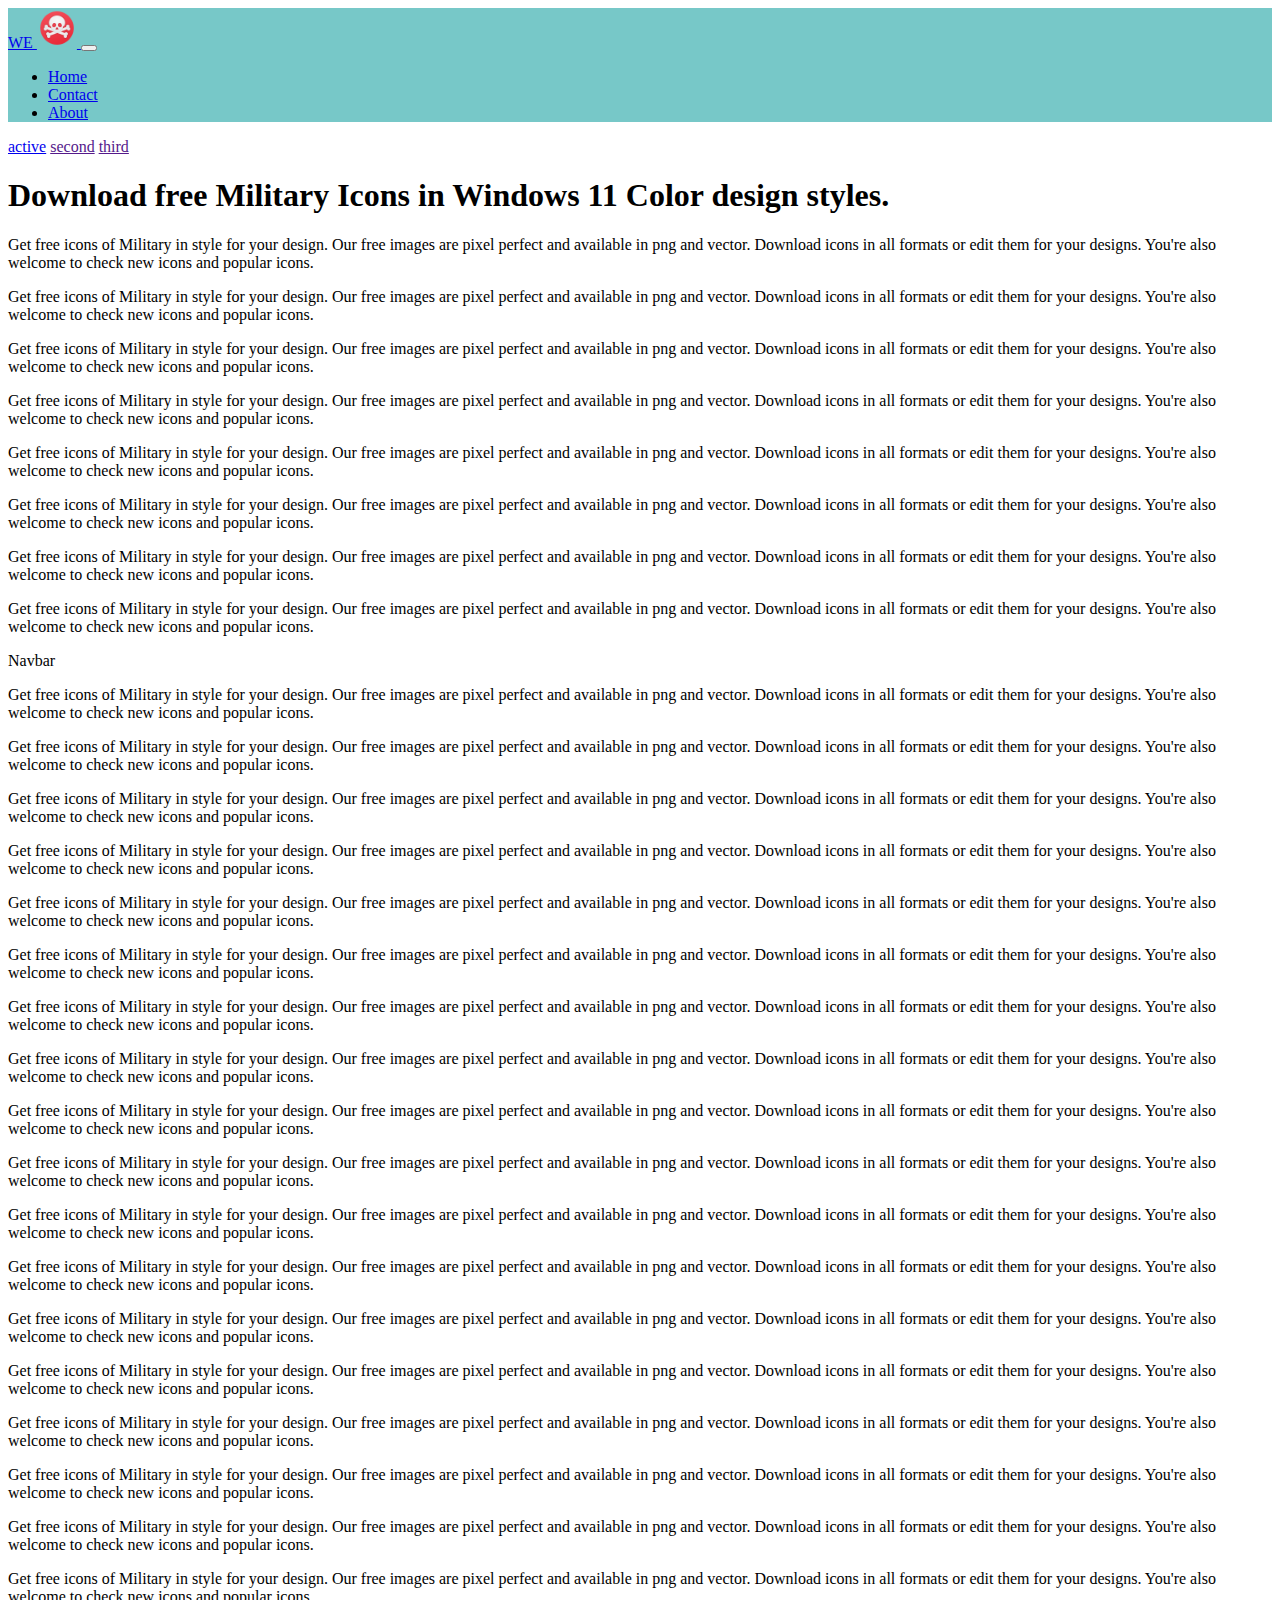
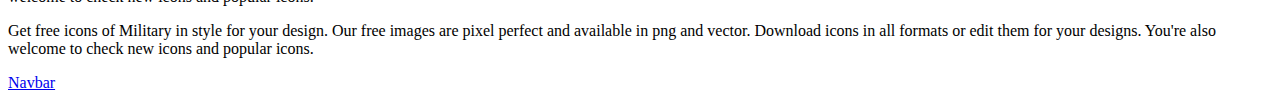
<file: index.html>
<!DOCTYPE html>
<html lang="en">
  <head>
    <meta charset="utf-8" />
    <meta name="viewport" content="width=device-width, initial-scale=1" />
    <title>Bootstrap demo</title>
    <link
      href="https://cdn.jsdelivr.net/npm/bootstrap@5.3.0-alpha1/dist/css/bootstrap.min.css"
      rel="stylesheet"
      integrity="sha384-GLhlTQ8iRABdZLl6O3oVMWSktQOp6b7In1Zl3/Jr59b6EGGoI1aFkw7cmDA6j6gD"
      crossorigin="anonymous"
    />
    <link rel="shortcut icon" href="images/fav-icon.png" type="image/x-icon" />
    <!-- <link rel="stylesheet" href="bootstrap-5.3.0-alpha1-dist/css/bootstrap-reboot.min.css"> -->
  </head>

  <body>
    <nav
      class="navbar sticky-top px-5 navbar-expand-lg navbar-light"
      style="background-color: rgb(119, 200, 200)"
    >
      <div class="container-fluid">
        <a href="#" class="navbar-brand d-inline-block"
          >WE
          <img
            class="brand"
            src="images/icons8-skull-crossbones-96.png"
            alt=""
            width="40"
            height="40"
          />
        </a>

        <button
          class="navbar-toggler"
          type="button"
          data-bs-toggle="collapse"
          data-bs-target="#navbarNav"
          aria-controls="navbarNav"
          aria-expanded="false"
          aria-label="Toggle navigation"
        >
          <span class="navbar-toggler-icon"></span>
        </button>
        <div class="collapse navbar-collapse" id="navbarNav">
          <ul class="navbar-nav mt-2 mt-lg-0 ms-auto nav-fill nav-pills">
            <li class="nav-item">
              <a class="nav-link active" href="#">Home</a>
            </li>

            <li class="nav-item">
              <a class="nav-link" href="#">Contact</a>
            </li>
            <li class="nav-item"><a class="nav-link" href="#">About</a></li>
          </ul>
        </div>
      </div>
    </nav>

    <nav class="nav nav-pills px-4 hover">
      <a  class="nav-link active"  aria-current="page" href="#" >active</a>
      <a class="nav-link" href="">second</a> 
      <a class=" nav-link"href=""> third</a>
    </nav>

    <div class="container-fluid">
      <h1>Download free Military Icons in Windows 11 Color design styles.</h1>
      <p>
        Get free icons of Military in style for your design. Our free images are
        pixel perfect and available in png and vector. Download icons in all
        formats or edit them for your designs. You're also welcome to check new
        icons and popular icons.
      </p>
      <p>
        Get free icons of Military in style for your design. Our free images are
        pixel perfect and available in png and vector. Download icons in all
        formats or edit them for your designs. You're also welcome to check new
        icons and popular icons.
      </p>
      <p>
        Get free icons of Military in style for your design. Our free images are
        pixel perfect and available in png and vector. Download icons in all
        formats or edit them for your designs. You're also welcome to check new
        icons and popular icons.
      </p>
      <p>
        Get free icons of Military in style for your design. Our free images are
        pixel perfect and available in png and vector. Download icons in all
        formats or edit them for your designs. You're also welcome to check new
        icons and popular icons.
      </p>
      <p>
        Get free icons of Military in style for your design. Our free images are
        pixel perfect and available in png and vector. Download icons in all
        formats or edit them for your designs. You're also welcome to check new
        icons and popular icons.
      </p>
      <p>
        Get free icons of Military in style for your design. Our free images are
        pixel perfect and available in png and vector. Download icons in all
        formats or edit them for your designs. You're also welcome to check new
        icons and popular icons.
      </p>
      <p>
        Get free icons of Military in style for your design. Our free images are
        pixel perfect and available in png and vector. Download icons in all
        formats or edit them for your designs. You're also welcome to check new
        icons and popular icons.
      </p>
      <p>
        Get free icons of Military in style for your design. Our free images are
        pixel perfect and available in png and vector. Download icons in all
        formats or edit them for your designs. You're also welcome to check new
        icons and popular icons.
      </p>
      <!-- As a heading -->
      <nav class="navbar navbar-light bg-light">
        <div class="container-fluid">
          <span class="navbar-brand mb-0 h1">Navbar</span>
        </div>
      </nav>
      <p>
        Get free icons of Military in style for your design. Our free images are
        pixel perfect and available in png and vector. Download icons in all
        formats or edit them for your designs. You're also welcome to check new
        icons and popular icons.
      </p>
      <p>
        Get free icons of Military in style for your design. Our free images are
        pixel perfect and available in png and vector. Download icons in all
        formats or edit them for your designs. You're also welcome to check new
        icons and popular icons.
      </p>
      <p>
        Get free icons of Military in style for your design. Our free images are
        pixel perfect and available in png and vector. Download icons in all
        formats or edit them for your designs. You're also welcome to check new
        icons and popular icons.
      </p>
      <p>
        Get free icons of Military in style for your design. Our free images are
        pixel perfect and available in png and vector. Download icons in all
        formats or edit them for your designs. You're also welcome to check new
        icons and popular icons.
      </p>
      <p>
        Get free icons of Military in style for your design. Our free images are
        pixel perfect and available in png and vector. Download icons in all
        formats or edit them for your designs. You're also welcome to check new
        icons and popular icons.
      </p>
      <p>
        Get free icons of Military in style for your design. Our free images are
        pixel perfect and available in png and vector. Download icons in all
        formats or edit them for your designs. You're also welcome to check new
        icons and popular icons.
      </p>
      <p>
        Get free icons of Military in style for your design. Our free images are
        pixel perfect and available in png and vector. Download icons in all
        formats or edit them for your designs. You're also welcome to check new
        icons and popular icons.
      </p>
      <p>
        Get free icons of Military in style for your design. Our free images are
        pixel perfect and available in png and vector. Download icons in all
        formats or edit them for your designs. You're also welcome to check new
        icons and popular icons.
      </p>
      <p>
        Get free icons of Military in style for your design. Our free images are
        pixel perfect and available in png and vector. Download icons in all
        formats or edit them for your designs. You're also welcome to check new
        icons and popular icons.
      </p>
      <p>
        Get free icons of Military in style for your design. Our free images are
        pixel perfect and available in png and vector. Download icons in all
        formats or edit them for your designs. You're also welcome to check new
        icons and popular icons.
      </p>
      <p>
        Get free icons of Military in style for your design. Our free images are
        pixel perfect and available in png and vector. Download icons in all
        formats or edit them for your designs. You're also welcome to check new
        icons and popular icons.
      </p>
      <p>
        Get free icons of Military in style for your design. Our free images are
        pixel perfect and available in png and vector. Download icons in all
        formats or edit them for your designs. You're also welcome to check new
        icons and popular icons.
      </p>
      <p>
        Get free icons of Military in style for your design. Our free images are
        pixel perfect and available in png and vector. Download icons in all
        formats or edit them for your designs. You're also welcome to check new
        icons and popular icons.
      </p>
      <p>
        Get free icons of Military in style for your design. Our free images are
        pixel perfect and available in png and vector. Download icons in all
        formats or edit them for your designs. You're also welcome to check new
        icons and popular icons.
      </p>
      <p>
        Get free icons of Military in style for your design. Our free images are
        pixel perfect and available in png and vector. Download icons in all
        formats or edit them for your designs. You're also welcome to check new
        icons and popular icons.
      </p>
      <p>
        Get free icons of Military in style for your design. Our free images are
        pixel perfect and available in png and vector. Download icons in all
        formats or edit them for your designs. You're also welcome to check new
        icons and popular icons.
      </p>
      <p>
        Get free icons of Military in style for your design. Our free images are
        pixel perfect and available in png and vector. Download icons in all
        formats or edit them for your designs. You're also welcome to check new
        icons and popular icons.
      </p>
      <p>
        Get free icons of Military in style for your design. Our free images are
        pixel perfect and available in png and vector. Download icons in all
        formats or edit them for your designs. You're also welcome to check new
        icons and popular icons.
      </p>
      <p>
        Get free icons of Military in style for your design. Our free images are
        pixel perfect and available in png and vector. Download icons in all
        formats or edit them for your designs. You're also welcome to check new
        icons and popular icons.
      </p>
    </div>
    <div class="">
      <!-- As a link -->
      <nav class="navbar navbar-light bg-light">
        <div class="container-fluid">
          <a class="navbar-brand" href="#">Navbar</a>
        </div>
      </nav>
    </div>

    <script
      src="https://cdn.jsdelivr.net/npm/@popperjs/core@2.11.6/dist/umd/popper.min.js"
      integrity="sha384-oBqDVmMz9ATKxIep9tiCxS/Z9fNfEXiDAYTujMAeBAsjFuCZSmKbSSUnQlmh/jp3"
      crossorigin="anonymous"
    ></script>
    <script
      src="https://cdn.jsdelivr.net/npm/bootstrap@5.3.0-alpha1/dist/js/bootstrap.min.js"
      integrity="sha384-mQ93GR66B00ZXjt0YO5KlohRA5SY2XofN4zfuZxLkoj1gXtW8ANNCe9d5Y3eG5eD"
      crossorigin="anonymous"
    ></script>

    <script
      src="https://cdn.jsdelivr.net/npm/bootstrap@5.3.0-alpha1/dist/js/bootstrap.bundle.min.js"
      integrity="sha384-w76AqPfDkMBDXo30jS1Sgez6pr3x5MlQ1ZAGC+nuZB+EYdgRZgiwxhTBTkF7CXvN"
      crossorigin="anonymous"
    ></script>
  </body>
</html>
</file>
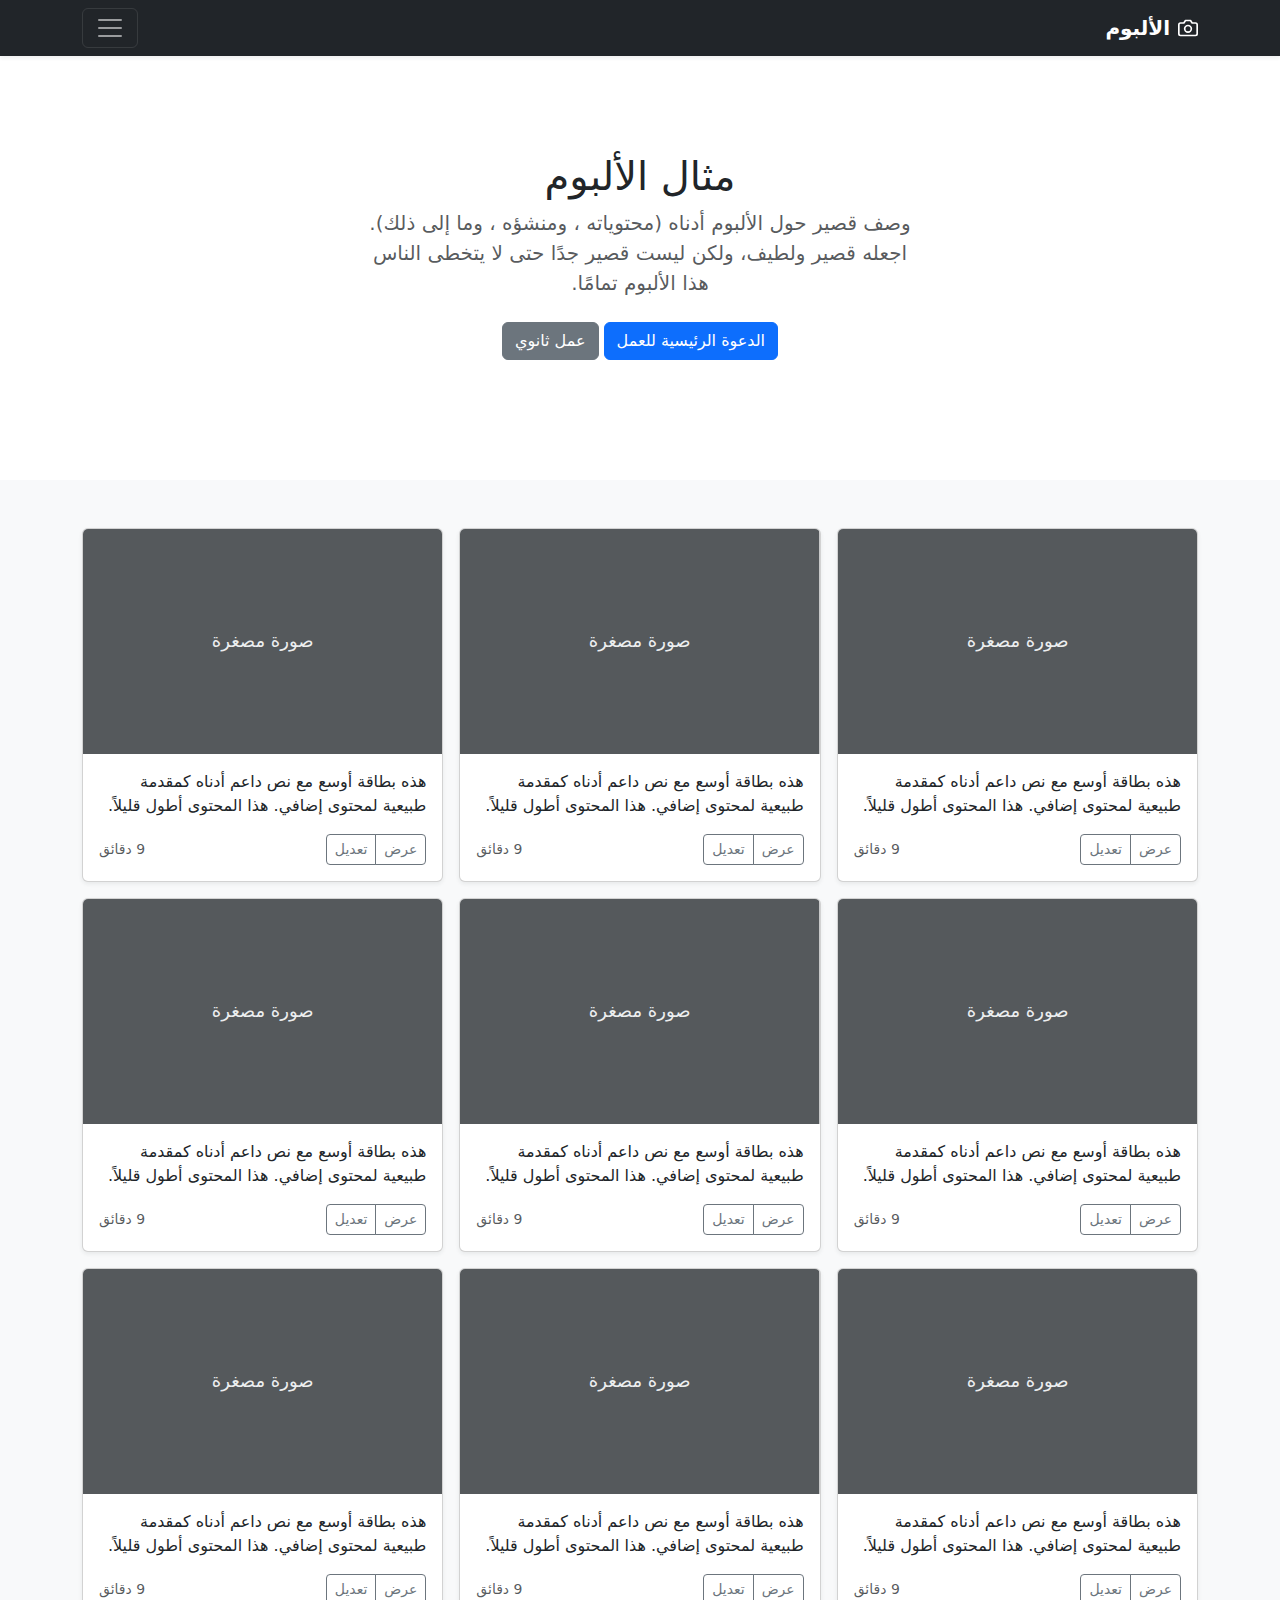
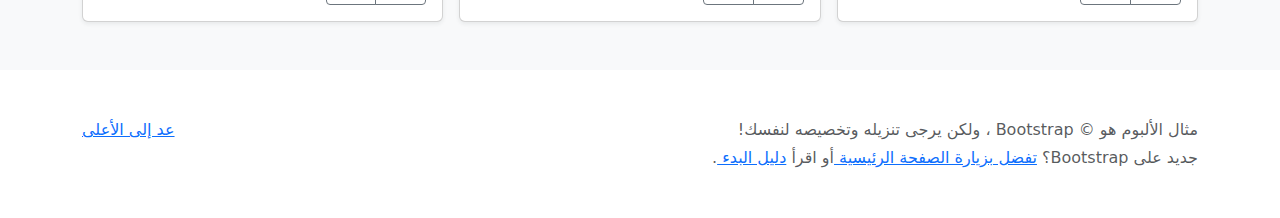
<file: bootstrap-5.3.0-alpha1-examples/album-rtl/index.html>
<!doctype html>
<html lang="ar" dir="rtl">
  <head>
    <meta charset="utf-8">
    <meta name="viewport" content="width=device-width, initial-scale=1">
    <meta name="description" content="">
    <meta name="author" content="Mark Otto, Jacob Thornton, and Bootstrap contributors">
    <meta name="generator" content="Hugo 0.108.0">
    <title>مثال الألبوم · Bootstrap v5.3</title>

    <link rel="canonical" href="https://getbootstrap.com/docs/5.3/examples/album-rtl/">

    

    

<link href="../assets/dist/css/bootstrap.rtl.min.css" rel="stylesheet">

    <style>
      .bd-placeholder-img {
        font-size: 1.125rem;
        text-anchor: middle;
        -webkit-user-select: none;
        -moz-user-select: none;
        user-select: none;
      }

      @media (min-width: 768px) {
        .bd-placeholder-img-lg {
          font-size: 3.5rem;
        }
      }

      .b-example-divider {
        height: 3rem;
        background-color: rgba(0, 0, 0, .1);
        border: solid rgba(0, 0, 0, .15);
        border-width: 1px 0;
        box-shadow: inset 0 .5em 1.5em rgba(0, 0, 0, .1), inset 0 .125em .5em rgba(0, 0, 0, .15);
      }

      .b-example-vr {
        flex-shrink: 0;
        width: 1.5rem;
        height: 100vh;
      }

      .bi {
        vertical-align: -.125em;
        fill: currentColor;
      }

      .nav-scroller {
        position: relative;
        z-index: 2;
        height: 2.75rem;
        overflow-y: hidden;
      }

      .nav-scroller .nav {
        display: flex;
        flex-wrap: nowrap;
        padding-bottom: 1rem;
        margin-top: -1px;
        overflow-x: auto;
        text-align: center;
        white-space: nowrap;
        -webkit-overflow-scrolling: touch;
      }
    </style>

    
  </head>
  <body>
    
<header>
  <div class="collapse bg-dark" id="navbarHeader">
    <div class="container">
      <div class="row">
        <div class="col-sm-8 col-md-7 py-4">
          <h4 class="text-white">حول</h4>
          <p class="text-muted">أضف بعض المعلومات حول الألبوم، المؤلف، أو أي سياق خلفية آخر. اجعلها بضع جمل حتى يتمكن الزوار من التقاط بعض التلميحات المفيدة. ثم اربطها ببعض مواقع التواصل الاجتماعي أو معلومات الاتصال.</p>
        </div>
        <div class="col-sm-4 offset-md-1 py-4">
          <h4 class="text-white">تواصل معي</h4>
          <ul class="list-unstyled">
            <li><a href="#" class="text-white">تابعني على تويتر</a></li>
            <li><a href="#" class="text-white">شاركني الإعجاب في فيسبوك</a></li>
            <li><a href="#" class="text-white">راسلني على البريد الإلكتروني</a></li>
          </ul>
        </div>
      </div>
    </div>
  </div>
  <div class="navbar navbar-dark bg-dark shadow-sm">
    <div class="container">
      <a href="#" class="navbar-brand d-flex align-items-center">
        <svg xmlns="http://www.w3.org/2000/svg" width="20" height="20" fill="none" stroke="currentColor" stroke-linecap="round" stroke-linejoin="round" stroke-width="2" aria-hidden="true" class="me-2" viewBox="0 0 24 24"><path d="M23 19a2 2 0 0 1-2 2H3a2 2 0 0 1-2-2V8a2 2 0 0 1 2-2h4l2-3h6l2 3h4a2 2 0 0 1 2 2z"/><circle cx="12" cy="13" r="4"/></svg>
        <strong>الألبوم</strong>
      </a>
      <button class="navbar-toggler" type="button" data-bs-toggle="collapse" data-bs-target="#navbarHeader" aria-controls="navbarHeader" aria-expanded="false" aria-label="تبديل التنقل">
        <span class="navbar-toggler-icon"></span>
      </button>
    </div>
  </div>
</header>

<main>

  <section class="py-5 text-center container">
    <div class="row py-lg-5">
      <div class="col-lg-6 col-md-8 mx-auto">
        <h1 class="fw-light">مثال الألبوم</h1>
        <p class="lead text-muted">وصف قصير حول الألبوم أدناه (محتوياته ، ومنشؤه ، وما إلى ذلك). اجعله قصير ولطيف، ولكن ليست قصير جدًا حتى لا يتخطى الناس هذا الألبوم تمامًا.</p>
        <p>
          <a href="#" class="btn btn-primary my-2">الدعوة الرئيسية للعمل</a>
          <a href="#" class="btn btn-secondary my-2">عمل ثانوي</a>
        </p>
      </div>
    </div>
  </section>

  <div class="album py-5 bg-light">
    <div class="container">

      <div class="row row-cols-1 row-cols-sm-2 row-cols-md-3 g-3">
        <div class="col">
          <div class="card shadow-sm">
            <svg class="bd-placeholder-img card-img-top" width="100%" height="225" xmlns="http://www.w3.org/2000/svg" role="img" aria-label="Placeholder: صورة مصغرة" preserveAspectRatio="xMidYMid slice" focusable="false"><title>Placeholder</title><rect width="100%" height="100%" fill="#55595c"/><text x="50%" y="50%" fill="#eceeef" dy=".3em">صورة مصغرة</text></svg>
            <div class="card-body">
              <p class="card-text">هذه بطاقة أوسع مع نص داعم أدناه كمقدمة طبيعية لمحتوى إضافي. هذا المحتوى أطول قليلاً.</p>
              <div class="d-flex justify-content-between align-items-center">
                <div class="btn-group">
                  <button type="button" class="btn btn-sm btn-outline-secondary">عرض</button>
                  <button type="button" class="btn btn-sm btn-outline-secondary">تعديل</button>
                </div>
                <small class="text-muted">9 دقائق</small>
              </div>
            </div>
          </div>
        </div>
        <div class="col">
          <div class="card shadow-sm">
            <svg class="bd-placeholder-img card-img-top" width="100%" height="225" xmlns="http://www.w3.org/2000/svg" role="img" aria-label="Placeholder: صورة مصغرة" preserveAspectRatio="xMidYMid slice" focusable="false"><title>Placeholder</title><rect width="100%" height="100%" fill="#55595c"/><text x="50%" y="50%" fill="#eceeef" dy=".3em">صورة مصغرة</text></svg>
            <div class="card-body">
              <p class="card-text">هذه بطاقة أوسع مع نص داعم أدناه كمقدمة طبيعية لمحتوى إضافي. هذا المحتوى أطول قليلاً.</p>
              <div class="d-flex justify-content-between align-items-center">
                <div class="btn-group">
                  <button type="button" class="btn btn-sm btn-outline-secondary">عرض</button>
                  <button type="button" class="btn btn-sm btn-outline-secondary">تعديل</button>
                </div>
                <small class="text-muted">9 دقائق</small>
              </div>
            </div>
          </div>
        </div>
        <div class="col">
          <div class="card shadow-sm">
            <svg class="bd-placeholder-img card-img-top" width="100%" height="225" xmlns="http://www.w3.org/2000/svg" role="img" aria-label="Placeholder: صورة مصغرة" preserveAspectRatio="xMidYMid slice" focusable="false"><title>Placeholder</title><rect width="100%" height="100%" fill="#55595c"/><text x="50%" y="50%" fill="#eceeef" dy=".3em">صورة مصغرة</text></svg>
            <div class="card-body">
              <p class="card-text">هذه بطاقة أوسع مع نص داعم أدناه كمقدمة طبيعية لمحتوى إضافي. هذا المحتوى أطول قليلاً.</p>
              <div class="d-flex justify-content-between align-items-center">
                <div class="btn-group">
                  <button type="button" class="btn btn-sm btn-outline-secondary">عرض</button>
                  <button type="button" class="btn btn-sm btn-outline-secondary">تعديل</button>
                </div>
                <small class="text-muted">9 دقائق</small>
              </div>
            </div>
          </div>
        </div>

        <div class="col">
          <div class="card shadow-sm">
            <svg class="bd-placeholder-img card-img-top" width="100%" height="225" xmlns="http://www.w3.org/2000/svg" role="img" aria-label="Placeholder: صورة مصغرة" preserveAspectRatio="xMidYMid slice" focusable="false"><title>Placeholder</title><rect width="100%" height="100%" fill="#55595c"/><text x="50%" y="50%" fill="#eceeef" dy=".3em">صورة مصغرة</text></svg>
            <div class="card-body">
              <p class="card-text">هذه بطاقة أوسع مع نص داعم أدناه كمقدمة طبيعية لمحتوى إضافي. هذا المحتوى أطول قليلاً.</p>
              <div class="d-flex justify-content-between align-items-center">
                <div class="btn-group">
                  <button type="button" class="btn btn-sm btn-outline-secondary">عرض</button>
                  <button type="button" class="btn btn-sm btn-outline-secondary">تعديل</button>
                </div>
                <small class="text-muted">9 دقائق</small>
              </div>
            </div>
          </div>
        </div>
        <div class="col">
          <div class="card shadow-sm">
            <svg class="bd-placeholder-img card-img-top" width="100%" height="225" xmlns="http://www.w3.org/2000/svg" role="img" aria-label="Placeholder: صورة مصغرة" preserveAspectRatio="xMidYMid slice" focusable="false"><title>Placeholder</title><rect width="100%" height="100%" fill="#55595c"/><text x="50%" y="50%" fill="#eceeef" dy=".3em">صورة مصغرة</text></svg>
            <div class="card-body">
              <p class="card-text">هذه بطاقة أوسع مع نص داعم أدناه كمقدمة طبيعية لمحتوى إضافي. هذا المحتوى أطول قليلاً.</p>
              <div class="d-flex justify-content-between align-items-center">
                <div class="btn-group">
                  <button type="button" class="btn btn-sm btn-outline-secondary">عرض</button>
                  <button type="button" class="btn btn-sm btn-outline-secondary">تعديل</button>
                </div>
                <small class="text-muted">9 دقائق</small>
              </div>
            </div>
          </div>
        </div>
        <div class="col">
          <div class="card shadow-sm">
            <svg class="bd-placeholder-img card-img-top" width="100%" height="225" xmlns="http://www.w3.org/2000/svg" role="img" aria-label="Placeholder: صورة مصغرة" preserveAspectRatio="xMidYMid slice" focusable="false"><title>Placeholder</title><rect width="100%" height="100%" fill="#55595c"/><text x="50%" y="50%" fill="#eceeef" dy=".3em">صورة مصغرة</text></svg>
            <div class="card-body">
              <p class="card-text">هذه بطاقة أوسع مع نص داعم أدناه كمقدمة طبيعية لمحتوى إضافي. هذا المحتوى أطول قليلاً.</p>
              <div class="d-flex justify-content-between align-items-center">
                <div class="btn-group">
                  <button type="button" class="btn btn-sm btn-outline-secondary">عرض</button>
                  <button type="button" class="btn btn-sm btn-outline-secondary">تعديل</button>
                </div>
                <small class="text-muted">9 دقائق</small>
              </div>
            </div>
          </div>
        </div>

        <div class="col">
          <div class="card shadow-sm">
            <svg class="bd-placeholder-img card-img-top" width="100%" height="225" xmlns="http://www.w3.org/2000/svg" role="img" aria-label="Placeholder: صورة مصغرة" preserveAspectRatio="xMidYMid slice" focusable="false"><title>Placeholder</title><rect width="100%" height="100%" fill="#55595c"/><text x="50%" y="50%" fill="#eceeef" dy=".3em">صورة مصغرة</text></svg>
            <div class="card-body">
              <p class="card-text">هذه بطاقة أوسع مع نص داعم أدناه كمقدمة طبيعية لمحتوى إضافي. هذا المحتوى أطول قليلاً.</p>
              <div class="d-flex justify-content-between align-items-center">
                <div class="btn-group">
                  <button type="button" class="btn btn-sm btn-outline-secondary">عرض</button>
                  <button type="button" class="btn btn-sm btn-outline-secondary">تعديل</button>
                </div>
                <small class="text-muted">9 دقائق</small>
              </div>
            </div>
          </div>
        </div>
        <div class="col">
          <div class="card shadow-sm">
            <svg class="bd-placeholder-img card-img-top" width="100%" height="225" xmlns="http://www.w3.org/2000/svg" role="img" aria-label="Placeholder: صورة مصغرة" preserveAspectRatio="xMidYMid slice" focusable="false"><title>Placeholder</title><rect width="100%" height="100%" fill="#55595c"/><text x="50%" y="50%" fill="#eceeef" dy=".3em">صورة مصغرة</text></svg>
            <div class="card-body">
              <p class="card-text">هذه بطاقة أوسع مع نص داعم أدناه كمقدمة طبيعية لمحتوى إضافي. هذا المحتوى أطول قليلاً.</p>
              <div class="d-flex justify-content-between align-items-center">
                <div class="btn-group">
                  <button type="button" class="btn btn-sm btn-outline-secondary">عرض</button>
                  <button type="button" class="btn btn-sm btn-outline-secondary">تعديل</button>
                </div>
                <small class="text-muted">9 دقائق</small>
              </div>
            </div>
          </div>
        </div>
        <div class="col">
          <div class="card shadow-sm">
            <svg class="bd-placeholder-img card-img-top" width="100%" height="225" xmlns="http://www.w3.org/2000/svg" role="img" aria-label="Placeholder: صورة مصغرة" preserveAspectRatio="xMidYMid slice" focusable="false"><title>Placeholder</title><rect width="100%" height="100%" fill="#55595c"/><text x="50%" y="50%" fill="#eceeef" dy=".3em">صورة مصغرة</text></svg>
            <div class="card-body">
              <p class="card-text">هذه بطاقة أوسع مع نص داعم أدناه كمقدمة طبيعية لمحتوى إضافي. هذا المحتوى أطول قليلاً.</p>
              <div class="d-flex justify-content-between align-items-center">
                <div class="btn-group">
                  <button type="button" class="btn btn-sm btn-outline-secondary">عرض</button>
                  <button type="button" class="btn btn-sm btn-outline-secondary">تعديل</button>
                </div>
                <small class="text-muted">9 دقائق</small>
              </div>
            </div>
          </div>
        </div>
      </div>
    </div>
  </div>

</main>

<footer class="text-muted py-5">
  <div class="container">
    <p class="float-end mb-1">
      <a href="#">عد إلى الأعلى</a>
    </p>
    <p class="mb-1">مثال الألبوم هو © Bootstrap ، ولكن يرجى تنزيله وتخصيصه لنفسك!</p>
    <p class="mb-0">جديد على Bootstrap؟ <a href="/"> تفضل بزيارة الصفحة الرئيسية </a> أو اقرأ <a href="../getting-started/introduction/ "> دليل البدء </a>.</p>
  </div>
</footer>


    <script src="../assets/dist/js/bootstrap.bundle.min.js"></script>

      
  </body>
</html>
</file>
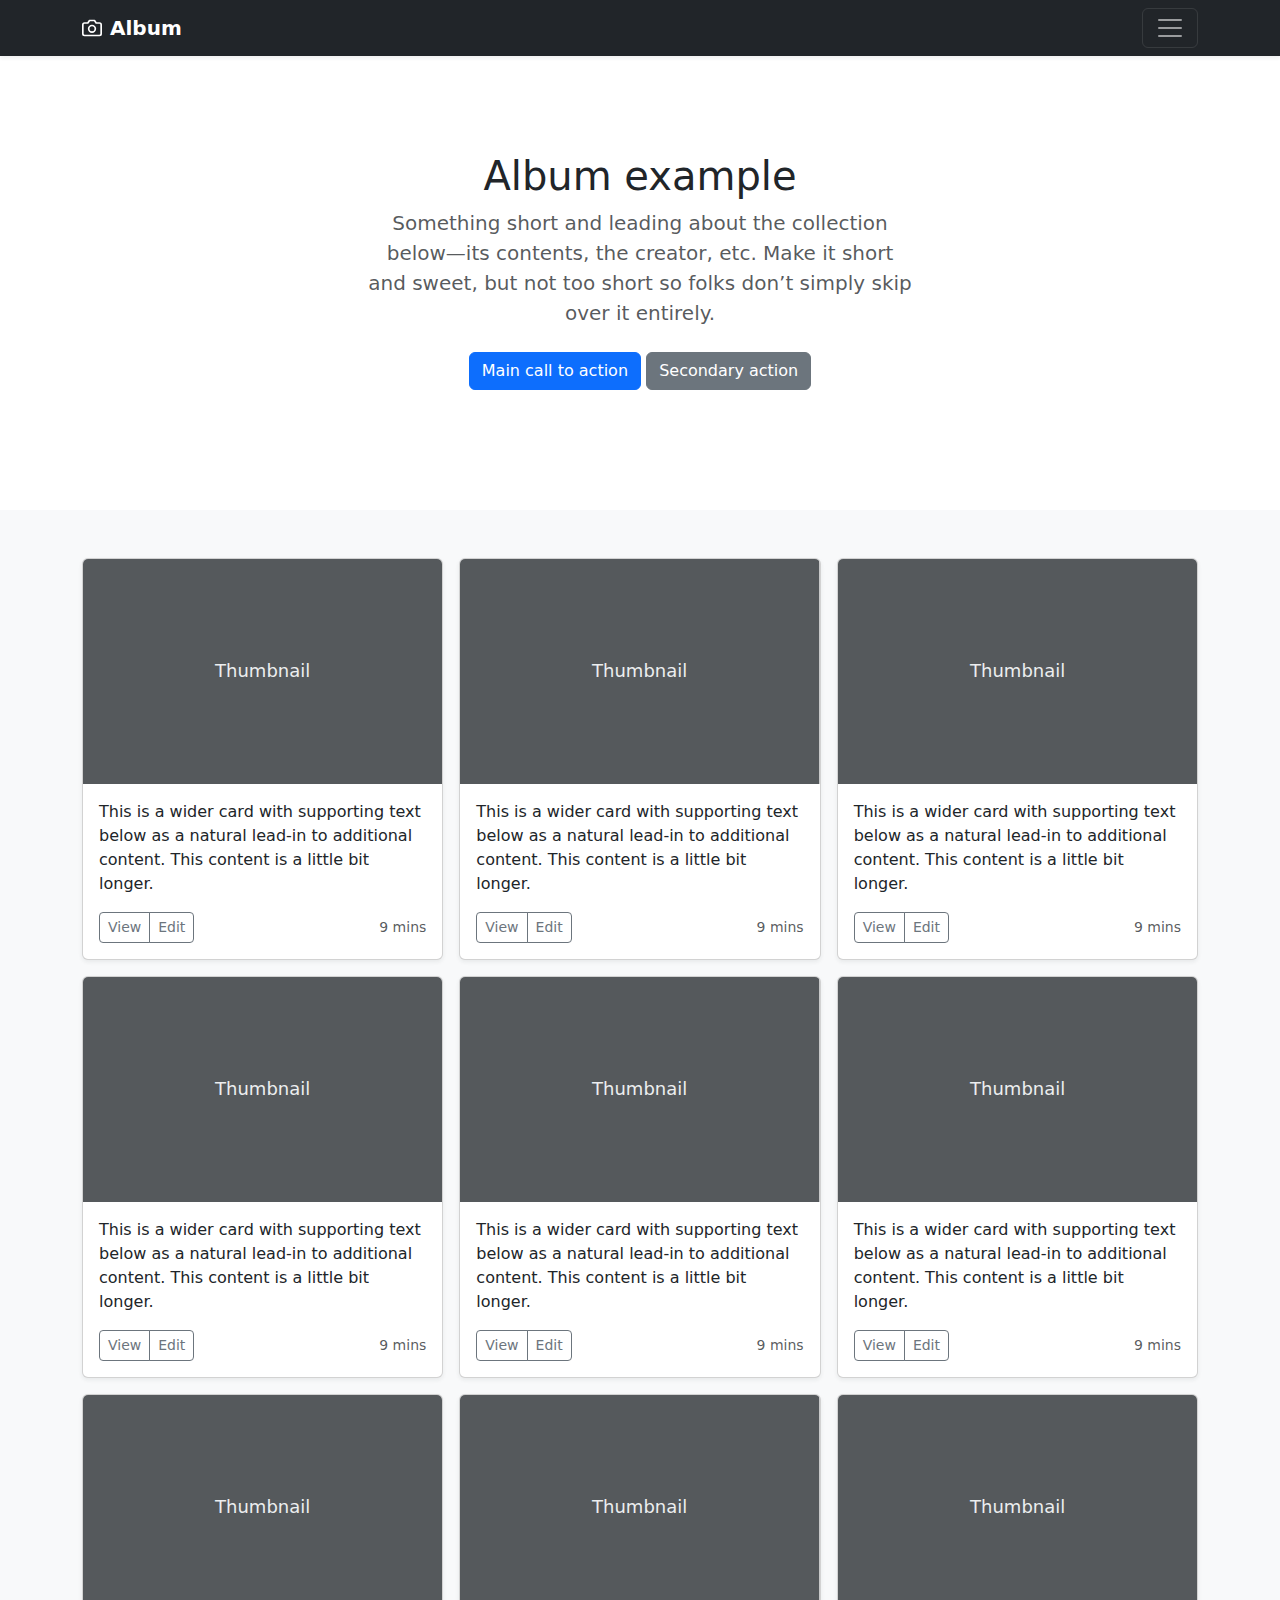
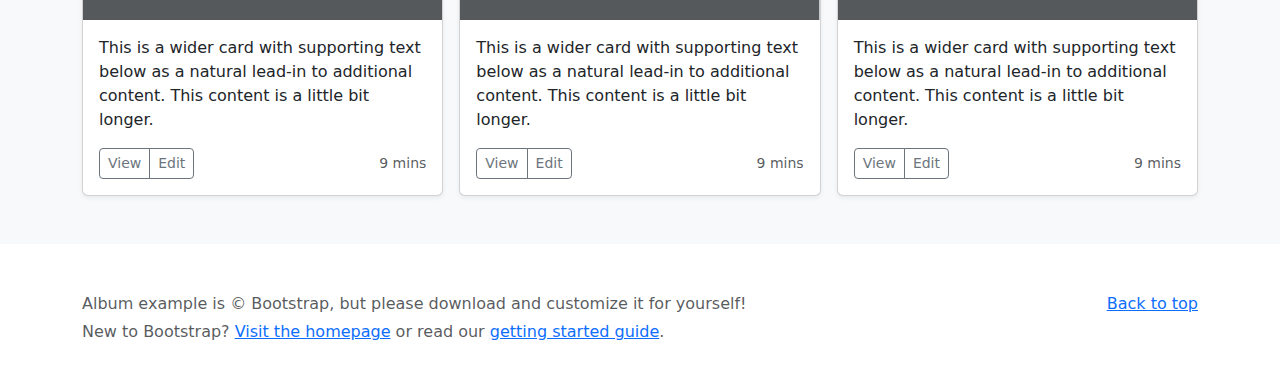
<file: bootstrap-5.3.0-alpha1-examples/album/index.html>
<!doctype html>
<html lang="en">
  <head>
    <meta charset="utf-8">
    <meta name="viewport" content="width=device-width, initial-scale=1">
    <meta name="description" content="">
    <meta name="author" content="Mark Otto, Jacob Thornton, and Bootstrap contributors">
    <meta name="generator" content="Hugo 0.108.0">
    <title>Album example · Bootstrap v5.3</title>

    <link rel="canonical" href="https://getbootstrap.com/docs/5.3/examples/album/">

    

    

<link href="../assets/dist/css/bootstrap.min.css" rel="stylesheet">

    <style>
      .bd-placeholder-img {
        font-size: 1.125rem;
        text-anchor: middle;
        -webkit-user-select: none;
        -moz-user-select: none;
        user-select: none;
      }

      @media (min-width: 768px) {
        .bd-placeholder-img-lg {
          font-size: 3.5rem;
        }
      }

      .b-example-divider {
        height: 3rem;
        background-color: rgba(0, 0, 0, .1);
        border: solid rgba(0, 0, 0, .15);
        border-width: 1px 0;
        box-shadow: inset 0 .5em 1.5em rgba(0, 0, 0, .1), inset 0 .125em .5em rgba(0, 0, 0, .15);
      }

      .b-example-vr {
        flex-shrink: 0;
        width: 1.5rem;
        height: 100vh;
      }

      .bi {
        vertical-align: -.125em;
        fill: currentColor;
      }

      .nav-scroller {
        position: relative;
        z-index: 2;
        height: 2.75rem;
        overflow-y: hidden;
      }

      .nav-scroller .nav {
        display: flex;
        flex-wrap: nowrap;
        padding-bottom: 1rem;
        margin-top: -1px;
        overflow-x: auto;
        text-align: center;
        white-space: nowrap;
        -webkit-overflow-scrolling: touch;
      }
    </style>

    
  </head>
  <body>
    
<header>
  <div class="collapse bg-dark" id="navbarHeader">
    <div class="container">
      <div class="row">
        <div class="col-sm-8 col-md-7 py-4">
          <h4 class="text-white">About</h4>
          <p class="text-muted">Add some information about the album below, the author, or any other background context. Make it a few sentences long so folks can pick up some informative tidbits. Then, link them off to some social networking sites or contact information.</p>
        </div>
        <div class="col-sm-4 offset-md-1 py-4">
          <h4 class="text-white">Contact</h4>
          <ul class="list-unstyled">
            <li><a href="#" class="text-white">Follow on Twitter</a></li>
            <li><a href="#" class="text-white">Like on Facebook</a></li>
            <li><a href="#" class="text-white">Email me</a></li>
          </ul>
        </div>
      </div>
    </div>
  </div>
  <div class="navbar navbar-dark bg-dark shadow-sm">
    <div class="container">
      <a href="#" class="navbar-brand d-flex align-items-center">
        <svg xmlns="http://www.w3.org/2000/svg" width="20" height="20" fill="none" stroke="currentColor" stroke-linecap="round" stroke-linejoin="round" stroke-width="2" aria-hidden="true" class="me-2" viewBox="0 0 24 24"><path d="M23 19a2 2 0 0 1-2 2H3a2 2 0 0 1-2-2V8a2 2 0 0 1 2-2h4l2-3h6l2 3h4a2 2 0 0 1 2 2z"/><circle cx="12" cy="13" r="4"/></svg>
        <strong>Album</strong>
      </a>
      <button class="navbar-toggler" type="button" data-bs-toggle="collapse" data-bs-target="#navbarHeader" aria-controls="navbarHeader" aria-expanded="false" aria-label="Toggle navigation">
        <span class="navbar-toggler-icon"></span>
      </button>
    </div>
  </div>
</header>

<main>

  <section class="py-5 text-center container">
    <div class="row py-lg-5">
      <div class="col-lg-6 col-md-8 mx-auto">
        <h1 class="fw-light">Album example</h1>
        <p class="lead text-muted">Something short and leading about the collection below—its contents, the creator, etc. Make it short and sweet, but not too short so folks don’t simply skip over it entirely.</p>
        <p>
          <a href="#" class="btn btn-primary my-2">Main call to action</a>
          <a href="#" class="btn btn-secondary my-2">Secondary action</a>
        </p>
      </div>
    </div>
  </section>

  <div class="album py-5 bg-light">
    <div class="container">

      <div class="row row-cols-1 row-cols-sm-2 row-cols-md-3 g-3">
        <div class="col">
          <div class="card shadow-sm">
            <svg class="bd-placeholder-img card-img-top" width="100%" height="225" xmlns="http://www.w3.org/2000/svg" role="img" aria-label="Placeholder: Thumbnail" preserveAspectRatio="xMidYMid slice" focusable="false"><title>Placeholder</title><rect width="100%" height="100%" fill="#55595c"/><text x="50%" y="50%" fill="#eceeef" dy=".3em">Thumbnail</text></svg>
            <div class="card-body">
              <p class="card-text">This is a wider card with supporting text below as a natural lead-in to additional content. This content is a little bit longer.</p>
              <div class="d-flex justify-content-between align-items-center">
                <div class="btn-group">
                  <button type="button" class="btn btn-sm btn-outline-secondary">View</button>
                  <button type="button" class="btn btn-sm btn-outline-secondary">Edit</button>
                </div>
                <small class="text-muted">9 mins</small>
              </div>
            </div>
          </div>
        </div>
        <div class="col">
          <div class="card shadow-sm">
            <svg class="bd-placeholder-img card-img-top" width="100%" height="225" xmlns="http://www.w3.org/2000/svg" role="img" aria-label="Placeholder: Thumbnail" preserveAspectRatio="xMidYMid slice" focusable="false"><title>Placeholder</title><rect width="100%" height="100%" fill="#55595c"/><text x="50%" y="50%" fill="#eceeef" dy=".3em">Thumbnail</text></svg>
            <div class="card-body">
              <p class="card-text">This is a wider card with supporting text below as a natural lead-in to additional content. This content is a little bit longer.</p>
              <div class="d-flex justify-content-between align-items-center">
                <div class="btn-group">
                  <button type="button" class="btn btn-sm btn-outline-secondary">View</button>
                  <button type="button" class="btn btn-sm btn-outline-secondary">Edit</button>
                </div>
                <small class="text-muted">9 mins</small>
              </div>
            </div>
          </div>
        </div>
        <div class="col">
          <div class="card shadow-sm">
            <svg class="bd-placeholder-img card-img-top" width="100%" height="225" xmlns="http://www.w3.org/2000/svg" role="img" aria-label="Placeholder: Thumbnail" preserveAspectRatio="xMidYMid slice" focusable="false"><title>Placeholder</title><rect width="100%" height="100%" fill="#55595c"/><text x="50%" y="50%" fill="#eceeef" dy=".3em">Thumbnail</text></svg>
            <div class="card-body">
              <p class="card-text">This is a wider card with supporting text below as a natural lead-in to additional content. This content is a little bit longer.</p>
              <div class="d-flex justify-content-between align-items-center">
                <div class="btn-group">
                  <button type="button" class="btn btn-sm btn-outline-secondary">View</button>
                  <button type="button" class="btn btn-sm btn-outline-secondary">Edit</button>
                </div>
                <small class="text-muted">9 mins</small>
              </div>
            </div>
          </div>
        </div>

        <div class="col">
          <div class="card shadow-sm">
            <svg class="bd-placeholder-img card-img-top" width="100%" height="225" xmlns="http://www.w3.org/2000/svg" role="img" aria-label="Placeholder: Thumbnail" preserveAspectRatio="xMidYMid slice" focusable="false"><title>Placeholder</title><rect width="100%" height="100%" fill="#55595c"/><text x="50%" y="50%" fill="#eceeef" dy=".3em">Thumbnail</text></svg>
            <div class="card-body">
              <p class="card-text">This is a wider card with supporting text below as a natural lead-in to additional content. This content is a little bit longer.</p>
              <div class="d-flex justify-content-between align-items-center">
                <div class="btn-group">
                  <button type="button" class="btn btn-sm btn-outline-secondary">View</button>
                  <button type="button" class="btn btn-sm btn-outline-secondary">Edit</button>
                </div>
                <small class="text-muted">9 mins</small>
              </div>
            </div>
          </div>
        </div>
        <div class="col">
          <div class="card shadow-sm">
            <svg class="bd-placeholder-img card-img-top" width="100%" height="225" xmlns="http://www.w3.org/2000/svg" role="img" aria-label="Placeholder: Thumbnail" preserveAspectRatio="xMidYMid slice" focusable="false"><title>Placeholder</title><rect width="100%" height="100%" fill="#55595c"/><text x="50%" y="50%" fill="#eceeef" dy=".3em">Thumbnail</text></svg>
            <div class="card-body">
              <p class="card-text">This is a wider card with supporting text below as a natural lead-in to additional content. This content is a little bit longer.</p>
              <div class="d-flex justify-content-between align-items-center">
                <div class="btn-group">
                  <button type="button" class="btn btn-sm btn-outline-secondary">View</button>
                  <button type="button" class="btn btn-sm btn-outline-secondary">Edit</button>
                </div>
                <small class="text-muted">9 mins</small>
              </div>
            </div>
          </div>
        </div>
        <div class="col">
          <div class="card shadow-sm">
            <svg class="bd-placeholder-img card-img-top" width="100%" height="225" xmlns="http://www.w3.org/2000/svg" role="img" aria-label="Placeholder: Thumbnail" preserveAspectRatio="xMidYMid slice" focusable="false"><title>Placeholder</title><rect width="100%" height="100%" fill="#55595c"/><text x="50%" y="50%" fill="#eceeef" dy=".3em">Thumbnail</text></svg>
            <div class="card-body">
              <p class="card-text">This is a wider card with supporting text below as a natural lead-in to additional content. This content is a little bit longer.</p>
              <div class="d-flex justify-content-between align-items-center">
                <div class="btn-group">
                  <button type="button" class="btn btn-sm btn-outline-secondary">View</button>
                  <button type="button" class="btn btn-sm btn-outline-secondary">Edit</button>
                </div>
                <small class="text-muted">9 mins</small>
              </div>
            </div>
          </div>
        </div>

        <div class="col">
          <div class="card shadow-sm">
            <svg class="bd-placeholder-img card-img-top" width="100%" height="225" xmlns="http://www.w3.org/2000/svg" role="img" aria-label="Placeholder: Thumbnail" preserveAspectRatio="xMidYMid slice" focusable="false"><title>Placeholder</title><rect width="100%" height="100%" fill="#55595c"/><text x="50%" y="50%" fill="#eceeef" dy=".3em">Thumbnail</text></svg>
            <div class="card-body">
              <p class="card-text">This is a wider card with supporting text below as a natural lead-in to additional content. This content is a little bit longer.</p>
              <div class="d-flex justify-content-between align-items-center">
                <div class="btn-group">
                  <button type="button" class="btn btn-sm btn-outline-secondary">View</button>
                  <button type="button" class="btn btn-sm btn-outline-secondary">Edit</button>
                </div>
                <small class="text-muted">9 mins</small>
              </div>
            </div>
          </div>
        </div>
        <div class="col">
          <div class="card shadow-sm">
            <svg class="bd-placeholder-img card-img-top" width="100%" height="225" xmlns="http://www.w3.org/2000/svg" role="img" aria-label="Placeholder: Thumbnail" preserveAspectRatio="xMidYMid slice" focusable="false"><title>Placeholder</title><rect width="100%" height="100%" fill="#55595c"/><text x="50%" y="50%" fill="#eceeef" dy=".3em">Thumbnail</text></svg>
            <div class="card-body">
              <p class="card-text">This is a wider card with supporting text below as a natural lead-in to additional content. This content is a little bit longer.</p>
              <div class="d-flex justify-content-between align-items-center">
                <div class="btn-group">
                  <button type="button" class="btn btn-sm btn-outline-secondary">View</button>
                  <button type="button" class="btn btn-sm btn-outline-secondary">Edit</button>
                </div>
                <small class="text-muted">9 mins</small>
              </div>
            </div>
          </div>
        </div>
        <div class="col">
          <div class="card shadow-sm">
            <svg class="bd-placeholder-img card-img-top" width="100%" height="225" xmlns="http://www.w3.org/2000/svg" role="img" aria-label="Placeholder: Thumbnail" preserveAspectRatio="xMidYMid slice" focusable="false"><title>Placeholder</title><rect width="100%" height="100%" fill="#55595c"/><text x="50%" y="50%" fill="#eceeef" dy=".3em">Thumbnail</text></svg>
            <div class="card-body">
              <p class="card-text">This is a wider card with supporting text below as a natural lead-in to additional content. This content is a little bit longer.</p>
              <div class="d-flex justify-content-between align-items-center">
                <div class="btn-group">
                  <button type="button" class="btn btn-sm btn-outline-secondary">View</button>
                  <button type="button" class="btn btn-sm btn-outline-secondary">Edit</button>
                </div>
                <small class="text-muted">9 mins</small>
              </div>
            </div>
          </div>
        </div>
      </div>
    </div>
  </div>

</main>

<footer class="text-muted py-5">
  <div class="container">
    <p class="float-end mb-1">
      <a href="#">Back to top</a>
    </p>
    <p class="mb-1">Album example is &copy; Bootstrap, but please download and customize it for yourself!</p>
    <p class="mb-0">New to Bootstrap? <a href="/">Visit the homepage</a> or read our <a href="../getting-started/introduction/">getting started guide</a>.</p>
  </div>
</footer>


    <script src="../assets/dist/js/bootstrap.bundle.min.js"></script>

      
  </body>
</html>
</file>
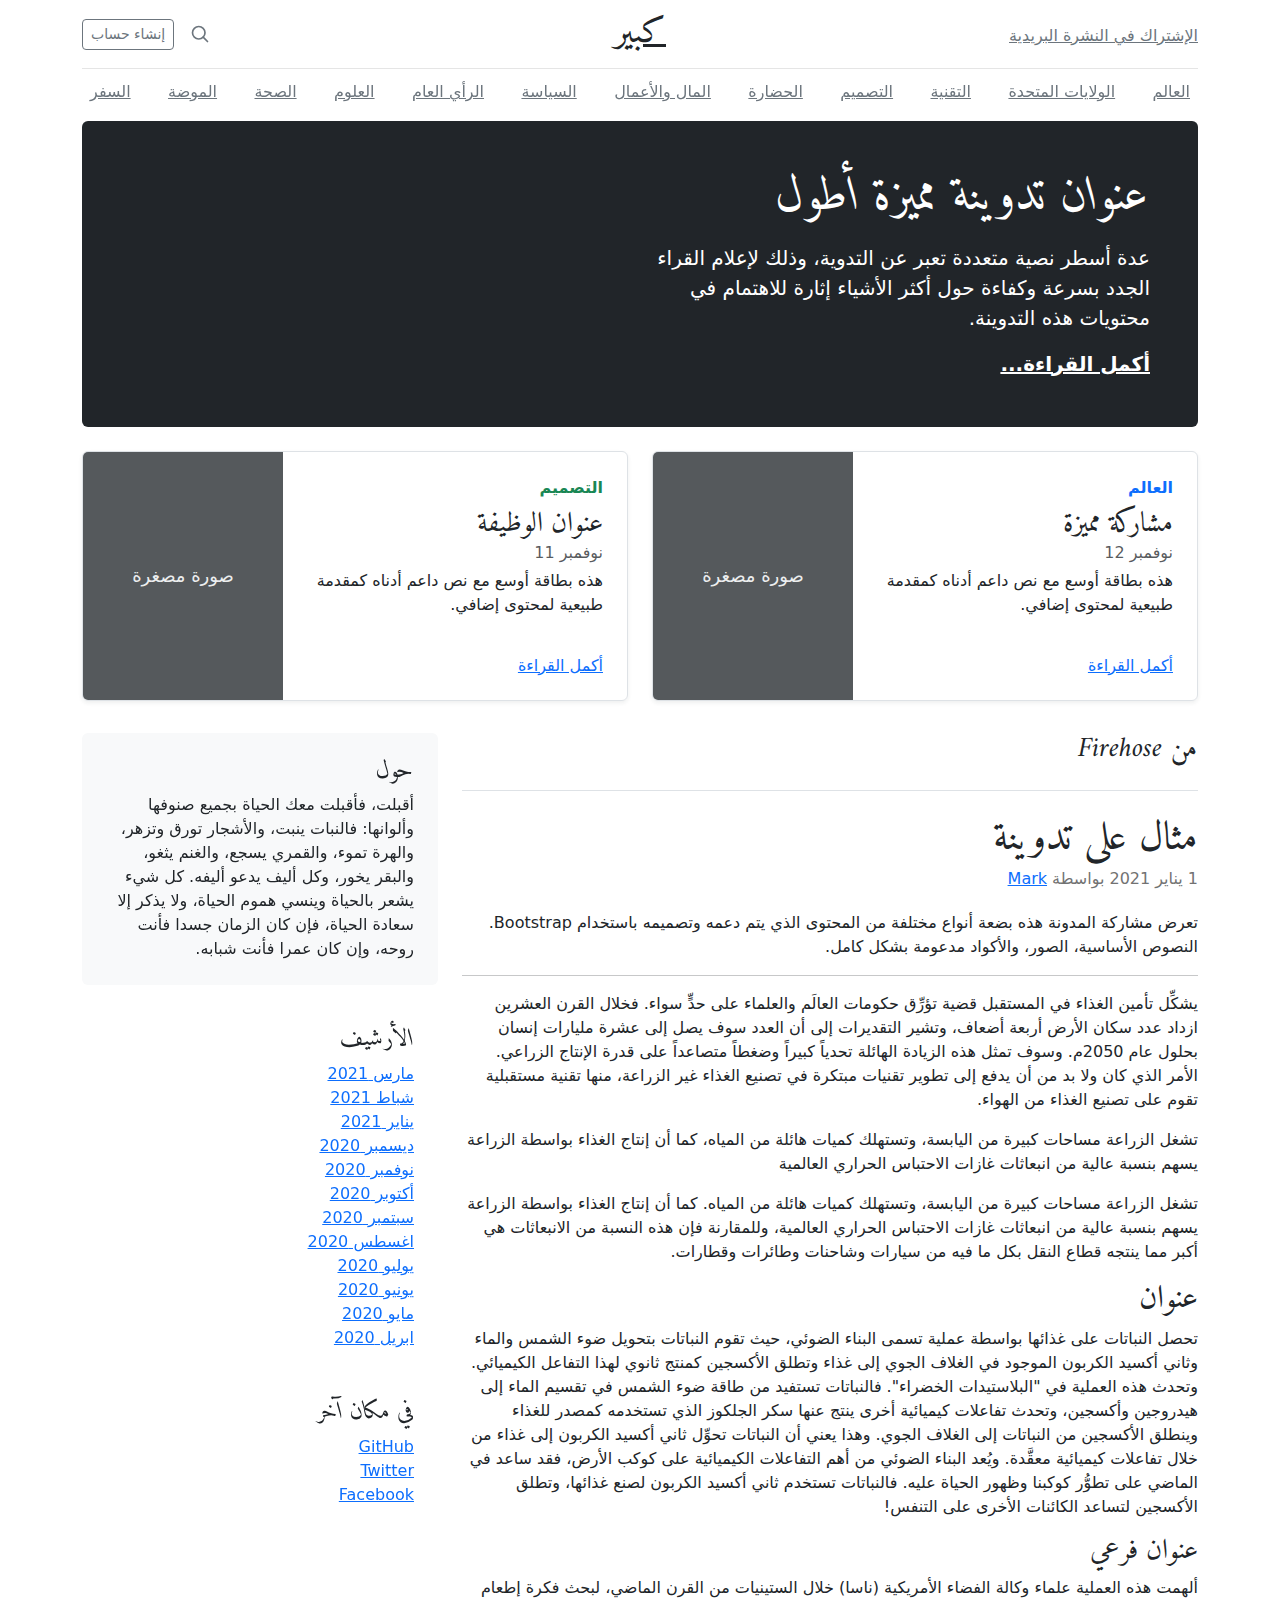
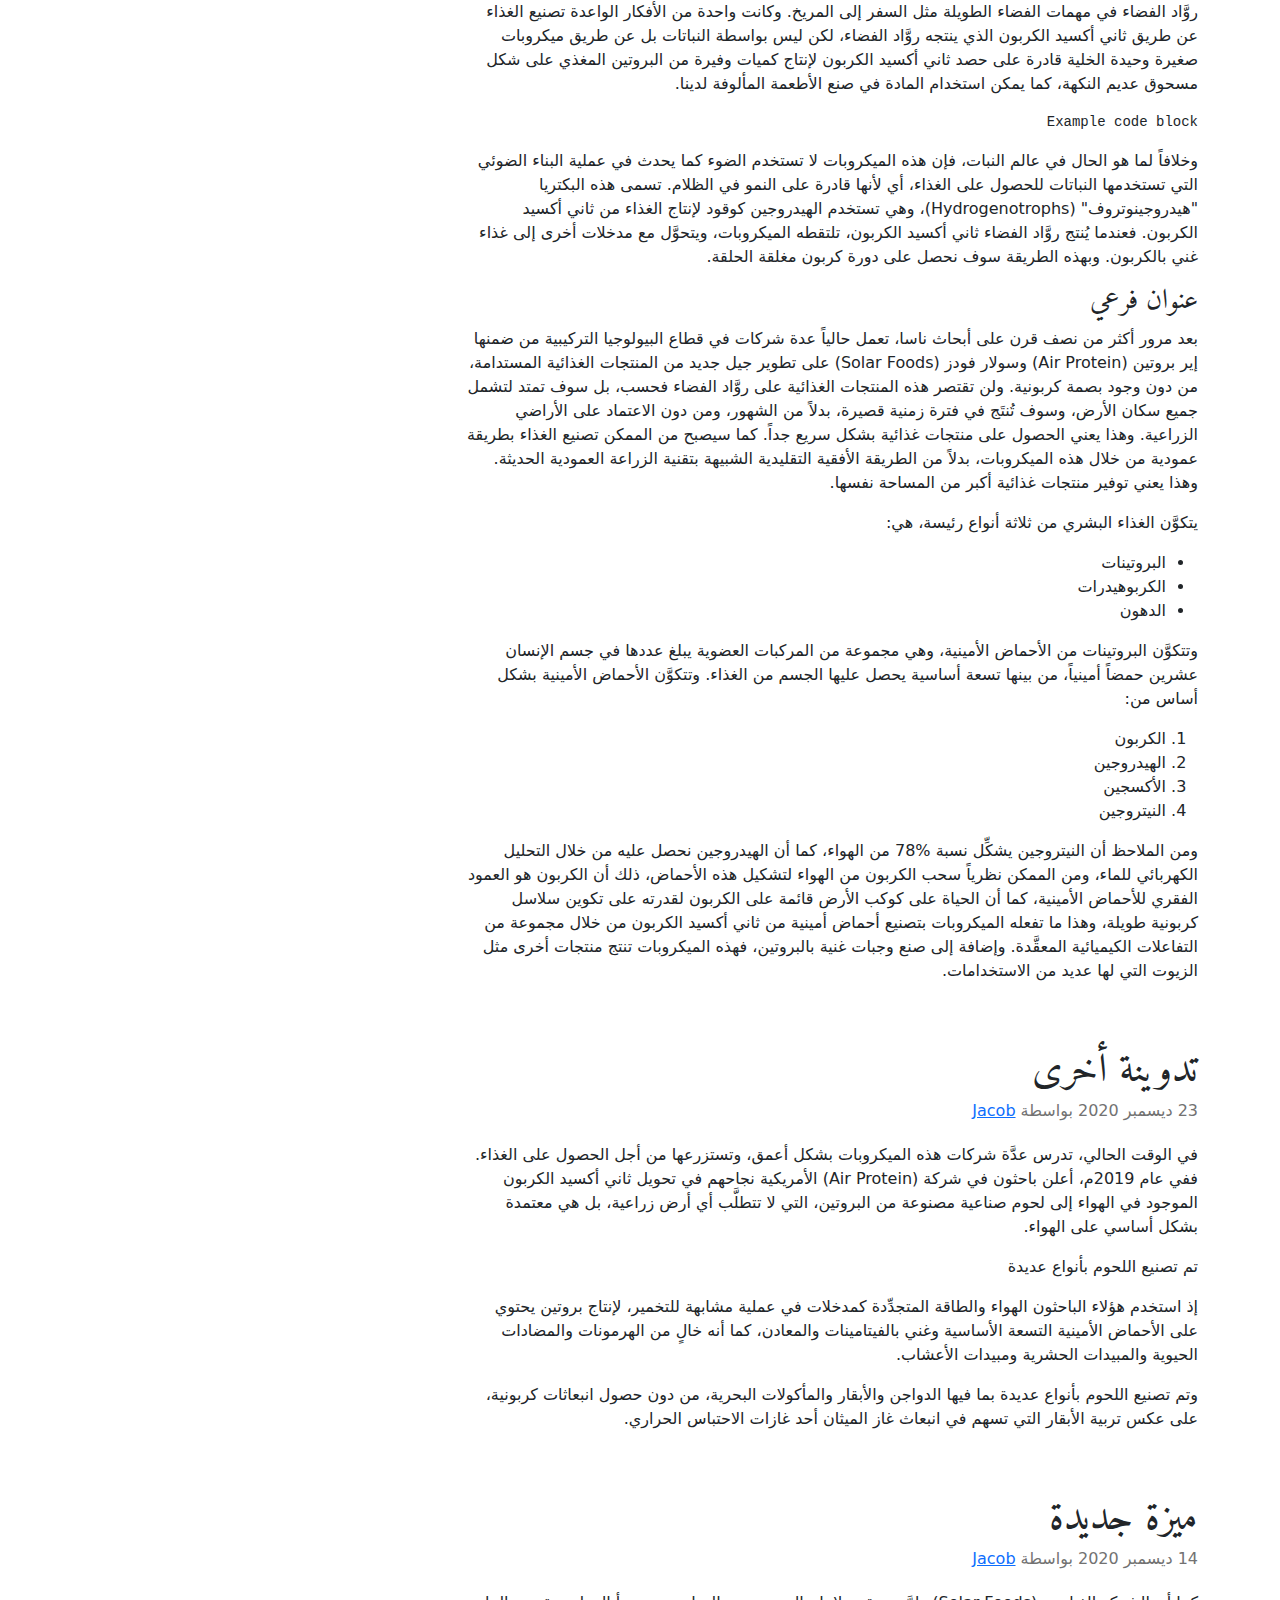
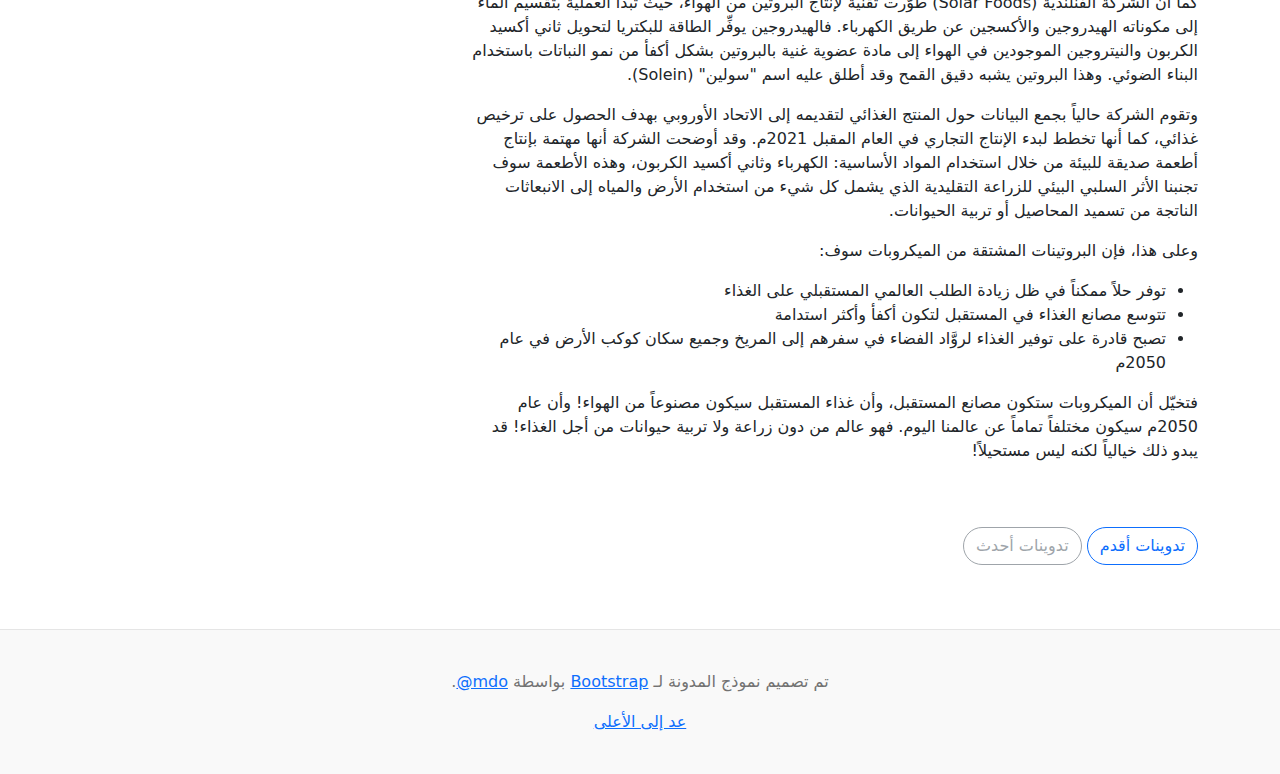
<file: bootstrap-5.3.0-alpha1-examples/blog-rtl/index.html>
<!doctype html>
<html lang="ar" dir="rtl">
  <head>
    <meta charset="utf-8">
    <meta name="viewport" content="width=device-width, initial-scale=1">
    <meta name="description" content="">
    <meta name="author" content="Mark Otto, Jacob Thornton, and Bootstrap contributors">
    <meta name="generator" content="Hugo 0.108.0">
    <title>قالب المدونة · Bootstrap v5.3</title>

    <link rel="canonical" href="https://getbootstrap.com/docs/5.3/examples/blog-rtl/">

    

    

<link href="../assets/dist/css/bootstrap.rtl.min.css" rel="stylesheet">

    <style>
      .bd-placeholder-img {
        font-size: 1.125rem;
        text-anchor: middle;
        -webkit-user-select: none;
        -moz-user-select: none;
        user-select: none;
      }

      @media (min-width: 768px) {
        .bd-placeholder-img-lg {
          font-size: 3.5rem;
        }
      }

      .b-example-divider {
        height: 3rem;
        background-color: rgba(0, 0, 0, .1);
        border: solid rgba(0, 0, 0, .15);
        border-width: 1px 0;
        box-shadow: inset 0 .5em 1.5em rgba(0, 0, 0, .1), inset 0 .125em .5em rgba(0, 0, 0, .15);
      }

      .b-example-vr {
        flex-shrink: 0;
        width: 1.5rem;
        height: 100vh;
      }

      .bi {
        vertical-align: -.125em;
        fill: currentColor;
      }

      .nav-scroller {
        position: relative;
        z-index: 2;
        height: 2.75rem;
        overflow-y: hidden;
      }

      .nav-scroller .nav {
        display: flex;
        flex-wrap: nowrap;
        padding-bottom: 1rem;
        margin-top: -1px;
        overflow-x: auto;
        text-align: center;
        white-space: nowrap;
        -webkit-overflow-scrolling: touch;
      }
    </style>

    
    <!-- Custom styles for this template -->
    <link href="https://fonts.googleapis.com/css?family=Amiri:wght@400;700&amp;display=swap" rel="stylesheet">
    <!-- Custom styles for this template -->
    <link href="../blog/blog.rtl.css" rel="stylesheet">
  </head>
  <body>
    
<div class="container">
  <header class="blog-header lh-1 py-3">
    <div class="row flex-nowrap justify-content-between align-items-center">
      <div class="col-4 pt-1">
        <a class="link-secondary" href="#">الإشتراك في النشرة البريدية</a>
      </div>
      <div class="col-4 text-center">
        <a class="blog-header-logo text-dark" href="#">كبير</a>
      </div>
      <div class="col-4 d-flex justify-content-end align-items-center">
        <a class="link-secondary" href="#" aria-label="بحث">
          <svg xmlns="http://www.w3.org/2000/svg" width="20" height="20" fill="none" stroke="currentColor" stroke-linecap="round" stroke-linejoin="round" stroke-width="2" class="mx-3" role="img" viewBox="0 0 24 24"><title>بحث</title><circle cx="10.5" cy="10.5" r="7.5"/><path d="M21 21l-5.2-5.2"/></svg>
        </a>
        <a class="btn btn-sm btn-outline-secondary" href="#">إنشاء حساب</a>
      </div>
    </div>
  </header>

  <div class="nav-scroller py-1 mb-2">
    <nav class="nav d-flex justify-content-between">
      <a class="p-2 link-secondary" href="#">العالم</a>
      <a class="p-2 link-secondary" href="#">الولايات المتحدة</a>
      <a class="p-2 link-secondary" href="#">التقنية</a>
      <a class="p-2 link-secondary" href="#">التصميم</a>
      <a class="p-2 link-secondary" href="#">الحضارة</a>
      <a class="p-2 link-secondary" href="#">المال والأعمال</a>
      <a class="p-2 link-secondary" href="#">السياسة</a>
      <a class="p-2 link-secondary" href="#">الرأي العام</a>
      <a class="p-2 link-secondary" href="#">العلوم</a>
      <a class="p-2 link-secondary" href="#">الصحة</a>
      <a class="p-2 link-secondary" href="#">الموضة</a>
      <a class="p-2 link-secondary" href="#">السفر</a>
    </nav>
  </div>
</div>

<main class="container">
  <div class="p-4 p-md-5 mb-4 rounded text-bg-dark">
    <div class="col-md-6 px-0">
      <h1 class="display-4 fst-italic">عنوان تدوينة مميزة أطول</h1>
      <p class="lead my-3">عدة أسطر نصية متعددة تعبر عن التدوية، وذلك لإعلام القراء الجدد بسرعة وكفاءة حول أكثر الأشياء إثارة للاهتمام في محتويات هذه التدوينة.</p>
      <p class="lead mb-0"><a href="#" class="text-white fw-bold">أكمل القراءة...</a></p>
    </div>
  </div>

  <div class="row mb-2">
    <div class="col-md-6">
      <div class="row g-0 border rounded overflow-hidden flex-md-row mb-4 shadow-sm h-md-250 position-relative">
        <div class="col p-4 d-flex flex-column position-static">
          <strong class="d-inline-block mb-2 text-primary">العالم</strong>
          <h3 class="mb-0">مشاركة مميزة</h3>
          <div class="mb-1 text-muted">نوفمبر 12</div>
          <p class="card-text mb-auto">هذه بطاقة أوسع مع نص داعم أدناه كمقدمة طبيعية لمحتوى إضافي.</p>
          <a href="#" class="stretched-link">أكمل القراءة</a>
        </div>
        <div class="col-auto d-none d-lg-block">
          <svg class="bd-placeholder-img" width="200" height="250" xmlns="http://www.w3.org/2000/svg" role="img" aria-label="Placeholder: صورة مصغرة" preserveAspectRatio="xMidYMid slice" focusable="false"><title>Placeholder</title><rect width="100%" height="100%" fill="#55595c"/><text x="50%" y="50%" fill="#eceeef" dy=".3em">صورة مصغرة</text></svg>
        </div>
      </div>
    </div>
    <div class="col-md-6">
      <div class="row g-0 border rounded overflow-hidden flex-md-row mb-4 shadow-sm h-md-250 position-relative">
        <div class="col p-4 d-flex flex-column position-static">
          <strong class="d-inline-block mb-2 text-success">التصميم</strong>
          <h3 class="mb-0">عنوان الوظيفة</h3>
          <div class="mb-1 text-muted">نوفمبر 11</div>
          <p class="mb-auto">هذه بطاقة أوسع مع نص داعم أدناه كمقدمة طبيعية لمحتوى إضافي.</p>
          <a href="#" class="stretched-link">أكمل القراءة</a>
        </div>
        <div class="col-auto d-none d-lg-block">
          <svg class="bd-placeholder-img" width="200" height="250" xmlns="http://www.w3.org/2000/svg" role="img" aria-label="Placeholder: صورة مصغرة" preserveAspectRatio="xMidYMid slice" focusable="false"><title>Placeholder</title><rect width="100%" height="100%" fill="#55595c"/><text x="50%" y="50%" fill="#eceeef" dy=".3em">صورة مصغرة</text></svg>
        </div>
      </div>
    </div>
  </div>

  <div class="row">
    <div class="col-md-8">
      <h3 class="pb-4 mb-4 fst-italic border-bottom">
        من Firehose
      </h3>

      <article class="blog-post">
        <h2 class="blog-post-title mb-1">مثال على تدوينة</h2>
        <p class="blog-post-meta">1 يناير 2021 بواسطة <a href="#"> Mark </a></p>

        <p>تعرض مشاركة المدونة هذه بضعة أنواع مختلفة من المحتوى الذي يتم دعمه وتصميمه باستخدام Bootstrap. النصوص الأساسية، الصور، والأكواد مدعومة بشكل كامل.</p>
        <hr>
        <p>يشكِّل تأمين الغذاء في المستقبل قضية تؤرِّق حكومات العالَم والعلماء على حدٍّ سواء. فخلال القرن العشرين ازداد عدد سكان الأرض أربعة أضعاف، وتشير التقديرات إلى أن العدد سوف يصل إلى عشرة مليارات إنسان بحلول عام 2050م. وسوف تمثل هذه الزيادة الهائلة تحدياً كبيراً وضغطاً متصاعداً على قدرة الإنتاج الزراعي. الأمر الذي كان ولا بد من أن يدفع إلى تطوير تقنيات مبتكرة في تصنيع الغذاء غير الزراعة، منها تقنية مستقبلية تقوم على تصنيع الغذاء من الهواء.</p>
        <blockquote>
          <p>تشغل الزراعة مساحات كبيرة من اليابسة، وتستهلك كميات هائلة من المياه، كما أن إنتاج الغذاء بواسطة الزراعة يسهم بنسبة عالية من انبعاثات غازات الاحتباس الحراري العالمية</p>
        </blockquote>
        <p>تشغل الزراعة مساحات كبيرة من اليابسة، وتستهلك كميات هائلة من المياه. كما أن إنتاج الغذاء بواسطة الزراعة يسهم بنسبة عالية من انبعاثات غازات الاحتباس الحراري العالمية، وللمقارنة فإن هذه النسبة من الانبعاثات هي أكبر مما ينتجه قطاع النقل بكل ما فيه من سيارات وشاحنات وطائرات وقطارات.</p>
        <h2>عنوان</h2>
        <p>تحصل النباتات على غذائها بواسطة عملية تسمى البناء الضوئي، حيث تقوم النباتات بتحويل ضوء الشمس والماء وثاني أكسيد الكربون الموجود في الغلاف الجوي إلى غذاء وتطلق الأكسجين كمنتج ثانوي لهذا التفاعل الكيميائي. وتحدث هذه العملية في "البلاستيدات الخضراء". فالنباتات تستفيد من طاقة ضوء الشمس في تقسيم الماء إلى هيدروجين وأكسجين، وتحدث تفاعلات كيميائية أخرى ينتج عنها سكر الجلكوز الذي تستخدمه كمصدر للغذاء وينطلق الأكسجين من النباتات إلى الغلاف الجوي. وهذا يعني أن النباتات تحوِّل ثاني أكسيد الكربون إلى غذاء من خلال تفاعلات كيميائية معقَّدة. ويُعد البناء الضوئي من أهم التفاعلات الكيميائية على كوكب الأرض، فقد ساعد في الماضي على تطوُّر كوكبنا وظهور الحياة عليه. فالنباتات تستخدم ثاني أكسيد الكربون لصنع غذائها، وتطلق الأكسجين لتساعد الكائنات الأخرى على التنفس!</p>
        <h3>عنوان فرعي</h3>
        <p>ألهمت هذه العملية علماء وكالة الفضاء الأمريكية (ناسا) خلال الستينيات من القرن الماضي، لبحث فكرة إطعام روَّاد الفضاء في مهمات الفضاء الطويلة مثل السفر إلى المريخ. وكانت واحدة من الأفكار الواعدة تصنيع الغذاء عن طريق ثاني أكسيد الكربون الذي ينتجه روَّاد الفضاء، لكن ليس بواسطة النباتات بل عن طريق ميكروبات صغيرة وحيدة الخلية قادرة على حصد ثاني أكسيد الكربون لإنتاج كميات وفيرة من البروتين المغذي على شكل مسحوق عديم النكهة، كما يمكن استخدام المادة في صنع الأطعمة المألوفة لدينا.</p>
        <pre><code>Example code block</code></pre>
        <p>وخلافاً لما هو الحال في عالم النبات، فإن هذه الميكروبات لا تستخدم الضوء كما يحدث في عملية البناء الضوئي التي تستخدمها النباتات للحصول على الغذاء، أي لأنها قادرة على النمو في الظلام. تسمى هذه البكتريا "هيدروجينوتروف" (Hydrogenotrophs)، وهي تستخدم الهيدروجين كوقود لإنتاج الغذاء من ثاني أكسيد الكربون. فعندما يُنتج روَّاد الفضاء ثاني أكسيد الكربون، تلتقطه الميكروبات، ويتحوَّل مع مدخلات أخرى إلى غذاء غني بالكربون. وبهذه الطريقة سوف نحصل على دورة كربون مغلقة الحلقة.</p>
        <h3>عنوان فرعي</h3>
        <p>بعد مرور أكثر من نصف قرن على أبحاث ناسا، تعمل حالياً عدة شركات في قطاع البيولوجيا التركيبية من ضمنها إير بروتين (Air Protein) وسولار فودز (Solar Foods) على تطوير جيل جديد من المنتجات الغذائية المستدامة، من دون وجود بصمة كربونية. ولن تقتصر هذه المنتجات الغذائية على روَّاد الفضاء فحسب، بل سوف تمتد لتشمل جميع سكان الأرض، وسوف تُنتَج في فترة زمنية قصيرة، بدلاً من الشهور، ومن دون الاعتماد على الأراضي الزراعية. وهذا يعني الحصول على منتجات غذائية بشكل سريع جداً. كما سيصبح من الممكن تصنيع الغذاء بطريقة عمودية من خلال هذه الميكروبات، بدلاً من الطريقة الأفقية التقليدية الشبيهة بتقنية الزراعة العمودية الحديثة. وهذا يعني توفير منتجات غذائية أكبر من المساحة نفسها.</p>
        <p>يتكوَّن الغذاء البشري من ثلاثة أنواع رئيسة، هي:</p>
        <ul>
          <li>البروتينات</li>
          <li>الكربوهيدرات</li>
          <li>الدهون</li>
        </ul>
        <p>وتتكوَّن البروتينات من الأحماض الأمينية، وهي مجموعة من المركبات العضوية يبلغ عددها في جسم الإنسان عشرين حمضاً أمينياً، من بينها تسعة أساسية يحصل عليها الجسم من الغذاء. وتتكوَّن الأحماض الأمينية بشكل أساس من:</p>
        <ol>
          <li>الكربون</li>
          <li>الهيدروجين</li>
          <li>الأكسجين</li>
          <li>النيتروجين</li>
        </ol>
        <p>ومن الملاحظ أن النيتروجين يشكِّل نسبة %78 من الهواء، كما أن الهيدروجين نحصل عليه من خلال التحليل الكهربائي للماء، ومن الممكن نظرياً سحب الكربون من الهواء لتشكيل هذه الأحماض، ذلك أن الكربون هو العمود الفقري للأحماض الأمينية، كما أن الحياة على كوكب الأرض قائمة على الكربون لقدرته على تكوين سلاسل كربونية طويلة، وهذا ما تفعله الميكروبات بتصنيع أحماض أمينية من ثاني أكسيد الكربون من خلال مجموعة من التفاعلات الكيميائية المعقَّدة. وإضافة إلى صنع وجبات غنية بالبروتين، فهذه الميكروبات تنتج منتجات أخرى مثل الزيوت التي لها عديد من الاستخدامات.</p>
      </article>

      <article class="blog-post">
        <h2 class="blog-post-title mb-1">تدوينة أخرى</h2>
        <p class="blog-post-meta">23 ديسمبر 2020 بواسطة <a href="#">Jacob</a></p>

        <p>في الوقت الحالي، تدرس عدَّة شركات هذه الميكروبات بشكل أعمق، وتستزرعها من أجل الحصول على الغذاء. ففي عام 2019م، أعلن باحثون في شركة (Air Protein) الأمريكية نجاحهم في تحويل ثاني أكسيد الكربون الموجود في الهواء إلى لحوم صناعية مصنوعة من البروتين، التي لا تتطلَّب أي أرض زراعية، بل هي معتمدة بشكل أساسي على الهواء.</p>
        <blockquote>
          <p>تم تصنيع اللحوم بأنواع عديدة</p>
        </blockquote>
        <p>إذ استخدم هؤلاء الباحثون الهواء والطاقة المتجدِّدة كمدخلات في عملية مشابهة للتخمير، لإنتاج بروتين يحتوي على الأحماض الأمينية التسعة الأساسية وغني بالفيتامينات والمعادن، كما أنه خالٍ من الهرمونات والمضادات الحيوية والمبيدات الحشرية ومبيدات الأعشاب.</p>
        <p> وتم تصنيع اللحوم بأنواع عديدة بما فيها الدواجن والأبقار والمأكولات البحرية، من دون حصول انبعاثات كربونية، على عكس تربية الأبقار التي تسهم في انبعاث غاز الميثان أحد غازات الاحتباس الحراري.</p>
      </article>

      <article class="blog-post">
        <h2 class="blog-post-title mb-1">ميزة جديدة</h2>
        <p class="blog-post-meta">14 ديسمبر 2020 بواسطة <a href="#">Jacob</a></p>

        <p>كما أن الشركة الفنلندية (Solar Foods) طوَّرت تقنية لإنتاج البروتين من الهواء، حيث تبدأ العملية بتقسيم الماء إلى مكوناته الهيدروجين والأكسجين عن طريق الكهرباء. فالهيدروجين يوفِّر الطاقة للبكتريا لتحويل ثاني أكسيد الكربون والنيتروجين الموجودين في الهواء إلى مادة عضوية غنية بالبروتين بشكل أكفأ من نمو النباتات باستخدام البناء الضوئي. وهذا البروتين يشبه دقيق القمح وقد أطلق عليه اسم "سولين" (Solein).</p>
        <p>وتقوم الشركة حالياً بجمع البيانات حول المنتج الغذائي لتقديمه إلى الاتحاد الأوروبي بهدف الحصول على ترخيص غذائي، كما أنها تخطط لبدء الإنتاج التجاري في العام المقبل 2021م. وقد أوضحت الشركة أنها مهتمة بإنتاج أطعمة صديقة للبيئة من خلال استخدام المواد الأساسية: الكهرباء وثاني أكسيد الكربون، وهذه الأطعمة سوف تجنبنا الأثر السلبي البيئي للزراعة التقليدية الذي يشمل كل شيء من استخدام الأرض والمياه إلى الانبعاثات الناتجة من تسميد المحاصيل أو تربية الحيوانات.</p>
        <p>وعلى هذا، فإن البروتينات المشتقة من الميكروبات سوف:</p>
        <ul>
          <li>توفر حلاً ممكناً في ظل زيادة الطلب العالمي المستقبلي على الغذاء</li>
          <li>تتوسع مصانع الغذاء في المستقبل لتكون أكفأ وأكثر استدامة</li>
          <li>تصبح قادرة على توفير الغذاء لروَّاد الفضاء في سفرهم إلى المريخ وجميع سكان كوكب الأرض في عام 2050م</li>
        </ul>
        <p>فتخيّل أن الميكروبات ستكون مصانع المستقبل، وأن غذاء المستقبل سيكون مصنوعاً من الهواء! وأن عام 2050م سيكون مختلفاً تماماً عن عالمنا اليوم. فهو عالم من دون زراعة ولا تربية حيوانات من أجل الغذاء! قد يبدو ذلك خيالياً لكنه ليس مستحيلاً!</p>
      </article>

      <nav class="blog-pagination" aria-label="Pagination">
        <a class="btn btn-outline-primary rounded-pill" href="#">تدوينات أقدم</a>
        <a class="btn btn-outline-secondary rounded-pill disabled">تدوينات أحدث</a>
      </nav>

    </div>

    <div class="col-md-4">
      <div class="position-sticky" style="top: 2rem;">
        <div class="p-4 mb-3 bg-light rounded">
          <h4 class="fst-italic">حول</h4>
          <p class="mb-0">أقبلت، فأقبلت معك الحياة بجميع صنوفها وألوانها: فالنبات ينبت، والأشجار تورق وتزهر، والهرة تموء، والقمري يسجع، والغنم يثغو، والبقر يخور، وكل أليف يدعو أليفه. كل شيء يشعر بالحياة وينسي هموم الحياة، ولا يذكر إلا سعادة الحياة، فإن كان الزمان جسدا فأنت روحه، وإن كان عمرا فأنت شبابه.</p>
        </div>

        <div class="p-4">
          <h4 class="fst-italic">الأرشيف</h4>
          <ol class="list-unstyled mb-0">
            <li><a href="#">مارس 2021</a></li>
            <li><a href="#">شباط 2021</a></li>
            <li><a href="#">يناير 2021</a></li>
            <li><a href="#">ديسمبر 2020</a></li>
            <li><a href="#">نوفمبر 2020</a></li>
            <li><a href="#">أكتوبر 2020</a></li>
            <li><a href="#">سبتمبر 2020</a></li>
            <li><a href="#">اغسطس 2020</a></li>
            <li><a href="#">يوليو 2020</a></li>
            <li><a href="#">يونيو 2020</a></li>
            <li><a href="#">مايو 2020</a></li>
            <li><a href="#">ابريل 2020</a></li>
          </ol>
        </div>

        <div class="p-4">
          <h4 class="fst-italic">في مكان آخر</h4>
          <ol class="list-unstyled">
            <li><a href="#">GitHub</a></li>
            <li><a href="#">Twitter</a></li>
            <li><a href="#">Facebook</a></li>
          </ol>
        </div>
      </div>
    </div>
  </div>

</main>

<footer class="blog-footer">
  <p>تم تصميم نموذج المدونة لـ <a href="https://getbootstrap.com/">Bootstrap</a> بواسطة <a href="https://twitter.com/mdo"><bdi lang="en" dir="ltr">@mdo</bdi></a>.</p>
  <p>
    <a href="#">عد إلى الأعلى</a>
  </p>
</footer>


    
  </body>
</html>
</file>
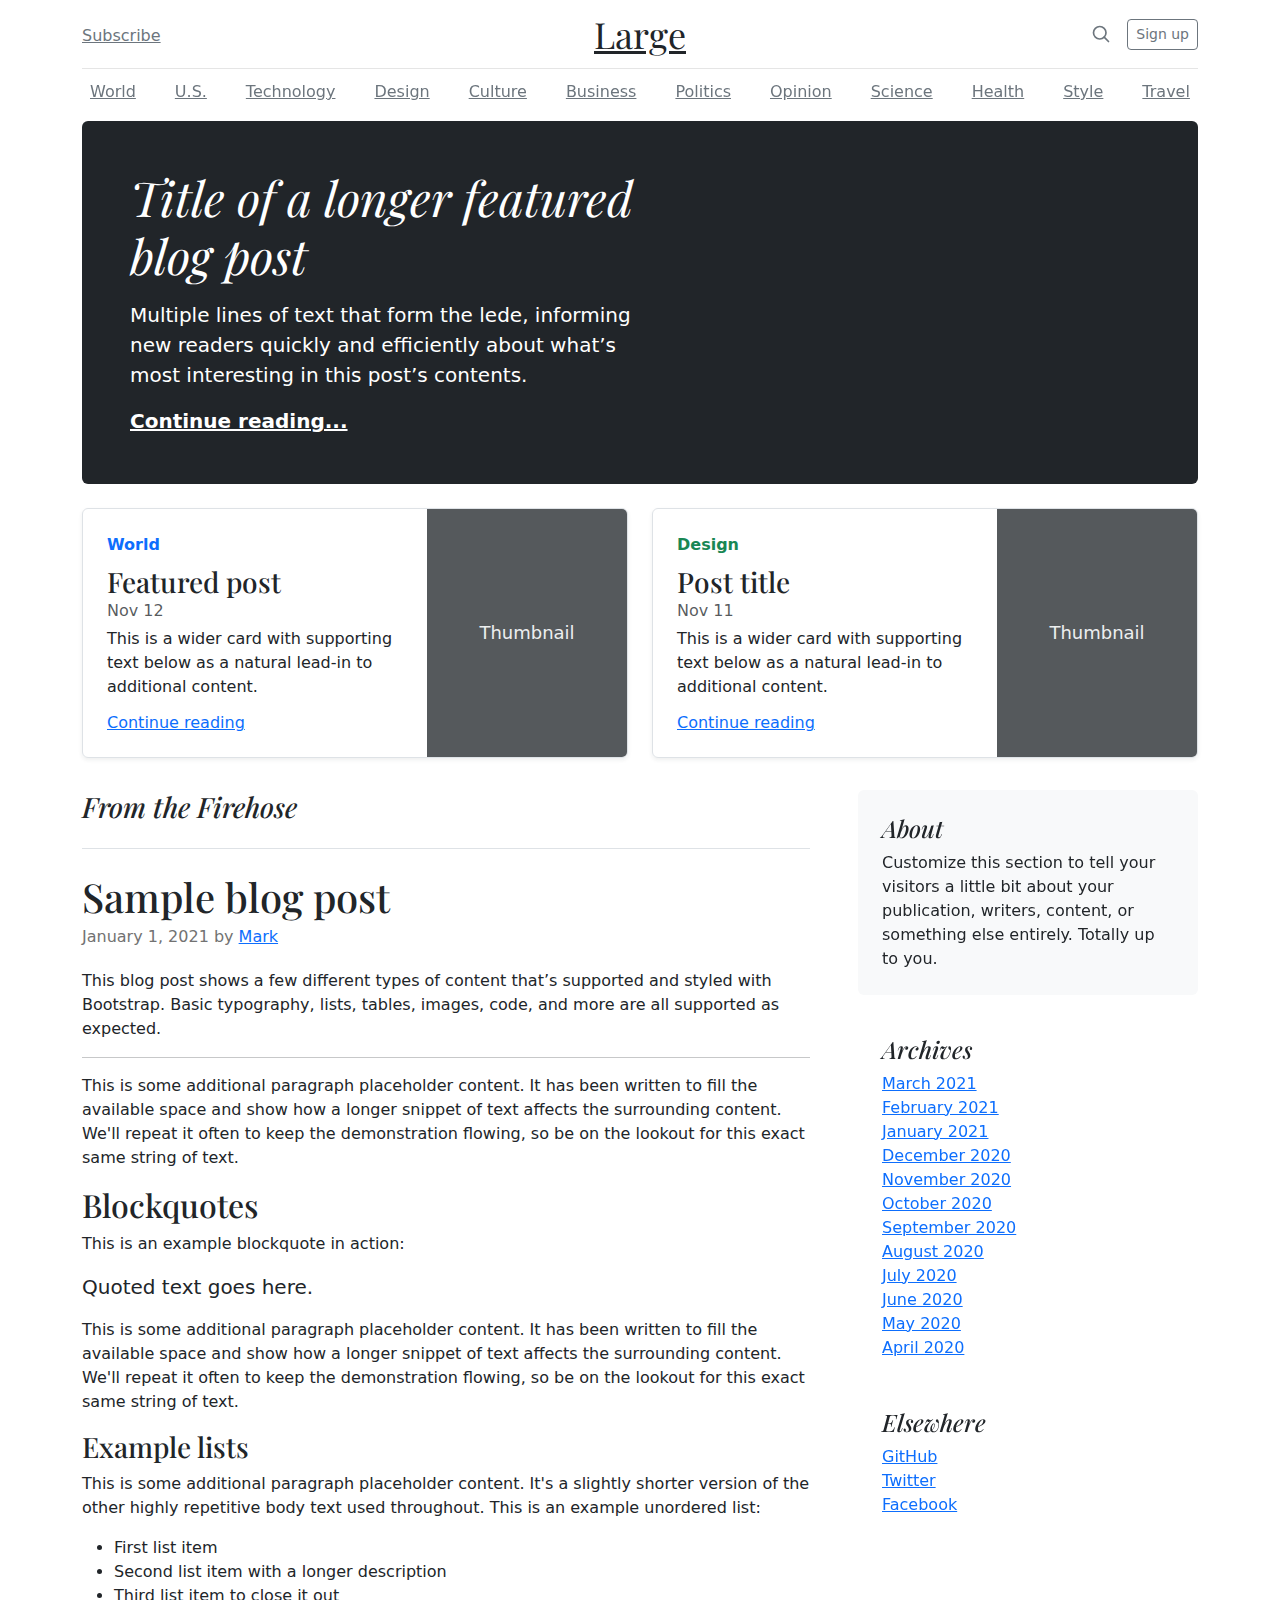
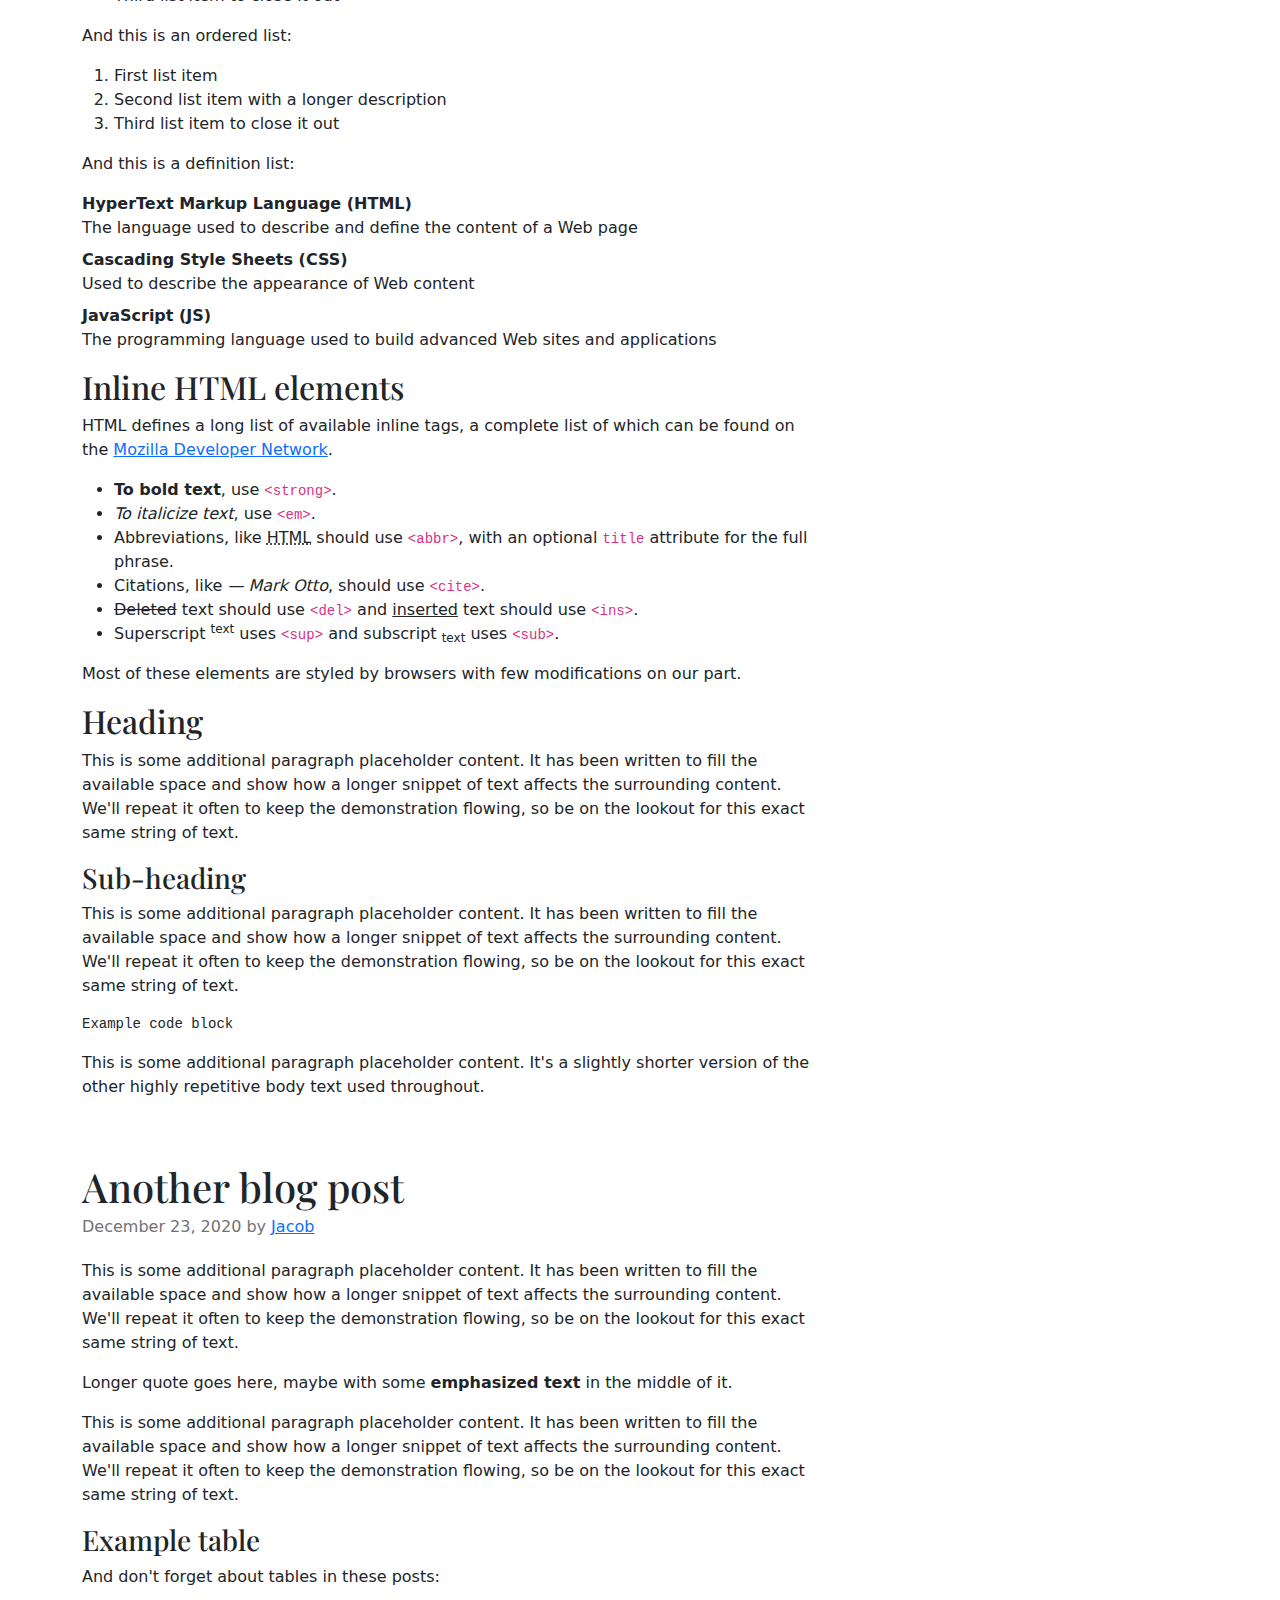
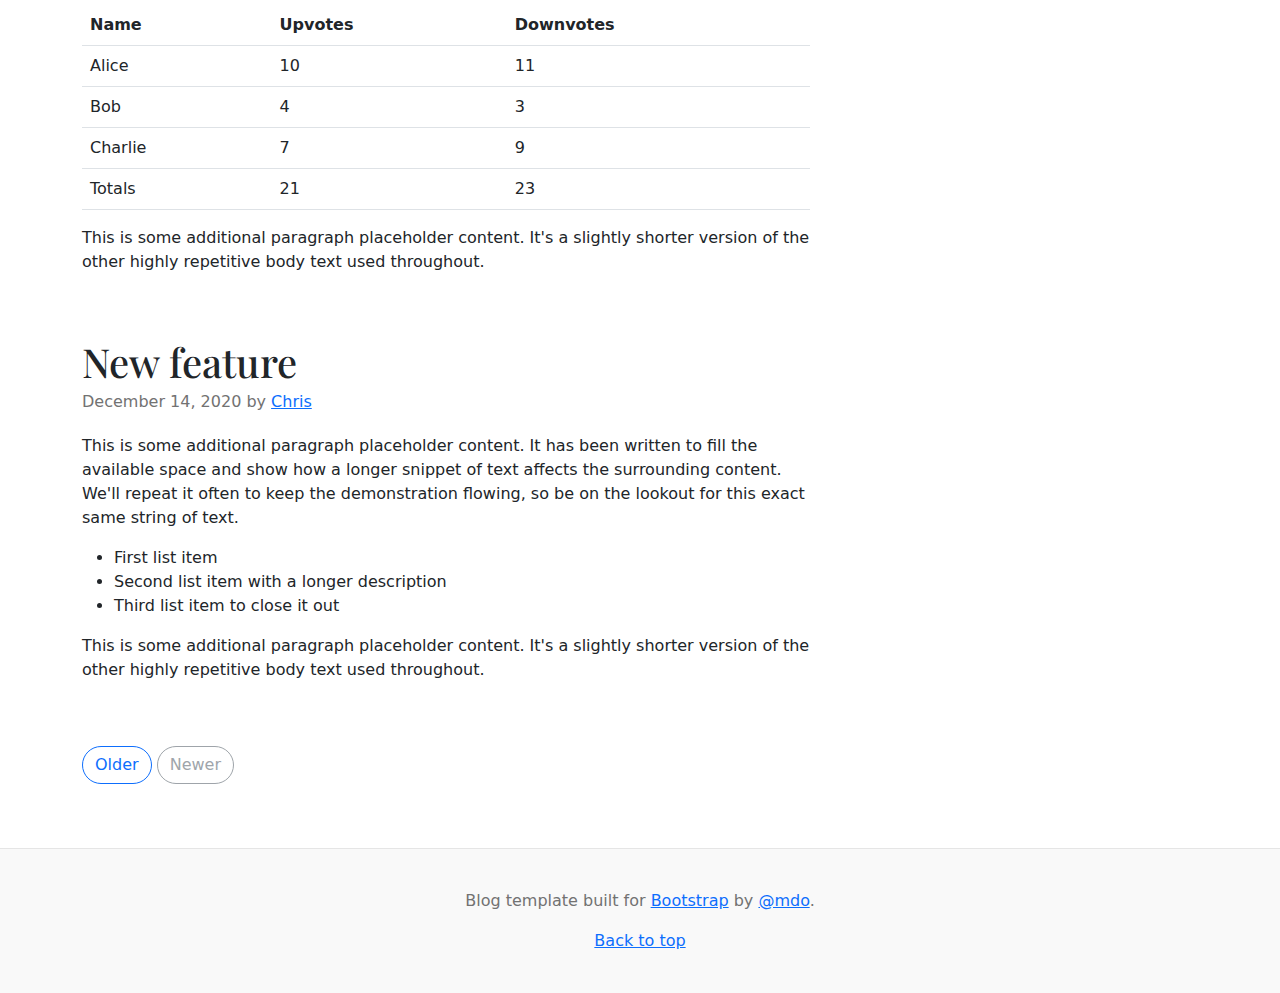
<file: bootstrap-5.3.0-alpha1-examples/blog/index.html>
<!doctype html>
<html lang="en">
  <head>
    <meta charset="utf-8">
    <meta name="viewport" content="width=device-width, initial-scale=1">
    <meta name="description" content="">
    <meta name="author" content="Mark Otto, Jacob Thornton, and Bootstrap contributors">
    <meta name="generator" content="Hugo 0.108.0">
    <title>Blog Template · Bootstrap v5.3</title>

    <link rel="canonical" href="https://getbootstrap.com/docs/5.3/examples/blog/">

    

    

<link href="../assets/dist/css/bootstrap.min.css" rel="stylesheet">

    <style>
      .bd-placeholder-img {
        font-size: 1.125rem;
        text-anchor: middle;
        -webkit-user-select: none;
        -moz-user-select: none;
        user-select: none;
      }

      @media (min-width: 768px) {
        .bd-placeholder-img-lg {
          font-size: 3.5rem;
        }
      }

      .b-example-divider {
        height: 3rem;
        background-color: rgba(0, 0, 0, .1);
        border: solid rgba(0, 0, 0, .15);
        border-width: 1px 0;
        box-shadow: inset 0 .5em 1.5em rgba(0, 0, 0, .1), inset 0 .125em .5em rgba(0, 0, 0, .15);
      }

      .b-example-vr {
        flex-shrink: 0;
        width: 1.5rem;
        height: 100vh;
      }

      .bi {
        vertical-align: -.125em;
        fill: currentColor;
      }

      .nav-scroller {
        position: relative;
        z-index: 2;
        height: 2.75rem;
        overflow-y: hidden;
      }

      .nav-scroller .nav {
        display: flex;
        flex-wrap: nowrap;
        padding-bottom: 1rem;
        margin-top: -1px;
        overflow-x: auto;
        text-align: center;
        white-space: nowrap;
        -webkit-overflow-scrolling: touch;
      }
    </style>

    
    <!-- Custom styles for this template -->
    <link href="https://fonts.googleapis.com/css?family=Playfair&#43;Display:700,900&amp;display=swap" rel="stylesheet">
    <!-- Custom styles for this template -->
    <link href="blog.css" rel="stylesheet">
  </head>
  <body>
    
<div class="container">
  <header class="blog-header lh-1 py-3">
    <div class="row flex-nowrap justify-content-between align-items-center">
      <div class="col-4 pt-1">
        <a class="link-secondary" href="#">Subscribe</a>
      </div>
      <div class="col-4 text-center">
        <a class="blog-header-logo text-dark" href="#">Large</a>
      </div>
      <div class="col-4 d-flex justify-content-end align-items-center">
        <a class="link-secondary" href="#" aria-label="Search">
          <svg xmlns="http://www.w3.org/2000/svg" width="20" height="20" fill="none" stroke="currentColor" stroke-linecap="round" stroke-linejoin="round" stroke-width="2" class="mx-3" role="img" viewBox="0 0 24 24"><title>Search</title><circle cx="10.5" cy="10.5" r="7.5"/><path d="M21 21l-5.2-5.2"/></svg>
        </a>
        <a class="btn btn-sm btn-outline-secondary" href="#">Sign up</a>
      </div>
    </div>
  </header>

  <div class="nav-scroller py-1 mb-2">
    <nav class="nav d-flex justify-content-between">
      <a class="p-2 link-secondary" href="#">World</a>
      <a class="p-2 link-secondary" href="#">U.S.</a>
      <a class="p-2 link-secondary" href="#">Technology</a>
      <a class="p-2 link-secondary" href="#">Design</a>
      <a class="p-2 link-secondary" href="#">Culture</a>
      <a class="p-2 link-secondary" href="#">Business</a>
      <a class="p-2 link-secondary" href="#">Politics</a>
      <a class="p-2 link-secondary" href="#">Opinion</a>
      <a class="p-2 link-secondary" href="#">Science</a>
      <a class="p-2 link-secondary" href="#">Health</a>
      <a class="p-2 link-secondary" href="#">Style</a>
      <a class="p-2 link-secondary" href="#">Travel</a>
    </nav>
  </div>
</div>

<main class="container">
  <div class="p-4 p-md-5 mb-4 rounded text-bg-dark">
    <div class="col-md-6 px-0">
      <h1 class="display-4 fst-italic">Title of a longer featured blog post</h1>
      <p class="lead my-3">Multiple lines of text that form the lede, informing new readers quickly and efficiently about what’s most interesting in this post’s contents.</p>
      <p class="lead mb-0"><a href="#" class="text-white fw-bold">Continue reading...</a></p>
    </div>
  </div>

  <div class="row mb-2">
    <div class="col-md-6">
      <div class="row g-0 border rounded overflow-hidden flex-md-row mb-4 shadow-sm h-md-250 position-relative">
        <div class="col p-4 d-flex flex-column position-static">
          <strong class="d-inline-block mb-2 text-primary">World</strong>
          <h3 class="mb-0">Featured post</h3>
          <div class="mb-1 text-muted">Nov 12</div>
          <p class="card-text mb-auto">This is a wider card with supporting text below as a natural lead-in to additional content.</p>
          <a href="#" class="stretched-link">Continue reading</a>
        </div>
        <div class="col-auto d-none d-lg-block">
          <svg class="bd-placeholder-img" width="200" height="250" xmlns="http://www.w3.org/2000/svg" role="img" aria-label="Placeholder: Thumbnail" preserveAspectRatio="xMidYMid slice" focusable="false"><title>Placeholder</title><rect width="100%" height="100%" fill="#55595c"/><text x="50%" y="50%" fill="#eceeef" dy=".3em">Thumbnail</text></svg>
        </div>
      </div>
    </div>
    <div class="col-md-6">
      <div class="row g-0 border rounded overflow-hidden flex-md-row mb-4 shadow-sm h-md-250 position-relative">
        <div class="col p-4 d-flex flex-column position-static">
          <strong class="d-inline-block mb-2 text-success">Design</strong>
          <h3 class="mb-0">Post title</h3>
          <div class="mb-1 text-muted">Nov 11</div>
          <p class="mb-auto">This is a wider card with supporting text below as a natural lead-in to additional content.</p>
          <a href="#" class="stretched-link">Continue reading</a>
        </div>
        <div class="col-auto d-none d-lg-block">
          <svg class="bd-placeholder-img" width="200" height="250" xmlns="http://www.w3.org/2000/svg" role="img" aria-label="Placeholder: Thumbnail" preserveAspectRatio="xMidYMid slice" focusable="false"><title>Placeholder</title><rect width="100%" height="100%" fill="#55595c"/><text x="50%" y="50%" fill="#eceeef" dy=".3em">Thumbnail</text></svg>
        </div>
      </div>
    </div>
  </div>

  <div class="row g-5">
    <div class="col-md-8">
      <h3 class="pb-4 mb-4 fst-italic border-bottom">
        From the Firehose
      </h3>

      <article class="blog-post">
        <h2 class="blog-post-title mb-1">Sample blog post</h2>
        <p class="blog-post-meta">January 1, 2021 by <a href="#">Mark</a></p>

        <p>This blog post shows a few different types of content that’s supported and styled with Bootstrap. Basic typography, lists, tables, images, code, and more are all supported as expected.</p>
        <hr>
        <p>This is some additional paragraph placeholder content. It has been written to fill the available space and show how a longer snippet of text affects the surrounding content. We'll repeat it often to keep the demonstration flowing, so be on the lookout for this exact same string of text.</p>
        <h2>Blockquotes</h2>
        <p>This is an example blockquote in action:</p>
        <blockquote class="blockquote">
          <p>Quoted text goes here.</p>
        </blockquote>
        <p>This is some additional paragraph placeholder content. It has been written to fill the available space and show how a longer snippet of text affects the surrounding content. We'll repeat it often to keep the demonstration flowing, so be on the lookout for this exact same string of text.</p>
        <h3>Example lists</h3>
        <p>This is some additional paragraph placeholder content. It's a slightly shorter version of the other highly repetitive body text used throughout. This is an example unordered list:</p>
        <ul>
          <li>First list item</li>
          <li>Second list item with a longer description</li>
          <li>Third list item to close it out</li>
        </ul>
        <p>And this is an ordered list:</p>
        <ol>
          <li>First list item</li>
          <li>Second list item with a longer description</li>
          <li>Third list item to close it out</li>
        </ol>
        <p>And this is a definition list:</p>
        <dl>
          <dt>HyperText Markup Language (HTML)</dt>
          <dd>The language used to describe and define the content of a Web page</dd>
          <dt>Cascading Style Sheets (CSS)</dt>
          <dd>Used to describe the appearance of Web content</dd>
          <dt>JavaScript (JS)</dt>
          <dd>The programming language used to build advanced Web sites and applications</dd>
        </dl>
        <h2>Inline HTML elements</h2>
        <p>HTML defines a long list of available inline tags, a complete list of which can be found on the <a href="https://developer.mozilla.org/en-US/docs/Web/HTML/Element">Mozilla Developer Network</a>.</p>
        <ul>
          <li><strong>To bold text</strong>, use <code class="language-plaintext highlighter-rouge">&lt;strong&gt;</code>.</li>
          <li><em>To italicize text</em>, use <code class="language-plaintext highlighter-rouge">&lt;em&gt;</code>.</li>
          <li>Abbreviations, like <abbr title="HyperText Markup Language">HTML</abbr> should use <code class="language-plaintext highlighter-rouge">&lt;abbr&gt;</code>, with an optional <code class="language-plaintext highlighter-rouge">title</code> attribute for the full phrase.</li>
          <li>Citations, like <cite>— Mark Otto</cite>, should use <code class="language-plaintext highlighter-rouge">&lt;cite&gt;</code>.</li>
          <li><del>Deleted</del> text should use <code class="language-plaintext highlighter-rouge">&lt;del&gt;</code> and <ins>inserted</ins> text should use <code class="language-plaintext highlighter-rouge">&lt;ins&gt;</code>.</li>
          <li>Superscript <sup>text</sup> uses <code class="language-plaintext highlighter-rouge">&lt;sup&gt;</code> and subscript <sub>text</sub> uses <code class="language-plaintext highlighter-rouge">&lt;sub&gt;</code>.</li>
        </ul>
        <p>Most of these elements are styled by browsers with few modifications on our part.</p>
        <h2>Heading</h2>
        <p>This is some additional paragraph placeholder content. It has been written to fill the available space and show how a longer snippet of text affects the surrounding content. We'll repeat it often to keep the demonstration flowing, so be on the lookout for this exact same string of text.</p>
        <h3>Sub-heading</h3>
        <p>This is some additional paragraph placeholder content. It has been written to fill the available space and show how a longer snippet of text affects the surrounding content. We'll repeat it often to keep the demonstration flowing, so be on the lookout for this exact same string of text.</p>
        <pre><code>Example code block</code></pre>
        <p>This is some additional paragraph placeholder content. It's a slightly shorter version of the other highly repetitive body text used throughout.</p>
      </article>

      <article class="blog-post">
        <h2 class="blog-post-title mb-1">Another blog post</h2>
        <p class="blog-post-meta">December 23, 2020 by <a href="#">Jacob</a></p>

        <p>This is some additional paragraph placeholder content. It has been written to fill the available space and show how a longer snippet of text affects the surrounding content. We'll repeat it often to keep the demonstration flowing, so be on the lookout for this exact same string of text.</p>
        <blockquote>
          <p>Longer quote goes here, maybe with some <strong>emphasized text</strong> in the middle of it.</p>
        </blockquote>
        <p>This is some additional paragraph placeholder content. It has been written to fill the available space and show how a longer snippet of text affects the surrounding content. We'll repeat it often to keep the demonstration flowing, so be on the lookout for this exact same string of text.</p>
        <h3>Example table</h3>
        <p>And don't forget about tables in these posts:</p>
        <table class="table">
          <thead>
            <tr>
              <th>Name</th>
              <th>Upvotes</th>
              <th>Downvotes</th>
            </tr>
          </thead>
          <tbody>
            <tr>
              <td>Alice</td>
              <td>10</td>
              <td>11</td>
            </tr>
            <tr>
              <td>Bob</td>
              <td>4</td>
              <td>3</td>
            </tr>
            <tr>
              <td>Charlie</td>
              <td>7</td>
              <td>9</td>
            </tr>
          </tbody>
          <tfoot>
            <tr>
              <td>Totals</td>
              <td>21</td>
              <td>23</td>
            </tr>
          </tfoot>
        </table>

        <p>This is some additional paragraph placeholder content. It's a slightly shorter version of the other highly repetitive body text used throughout.</p>
      </article>

      <article class="blog-post">
        <h2 class="blog-post-title mb-1">New feature</h2>
        <p class="blog-post-meta">December 14, 2020 by <a href="#">Chris</a></p>

        <p>This is some additional paragraph placeholder content. It has been written to fill the available space and show how a longer snippet of text affects the surrounding content. We'll repeat it often to keep the demonstration flowing, so be on the lookout for this exact same string of text.</p>
        <ul>
          <li>First list item</li>
          <li>Second list item with a longer description</li>
          <li>Third list item to close it out</li>
        </ul>
        <p>This is some additional paragraph placeholder content. It's a slightly shorter version of the other highly repetitive body text used throughout.</p>
      </article>

      <nav class="blog-pagination" aria-label="Pagination">
        <a class="btn btn-outline-primary rounded-pill" href="#">Older</a>
        <a class="btn btn-outline-secondary rounded-pill disabled">Newer</a>
      </nav>

    </div>

    <div class="col-md-4">
      <div class="position-sticky" style="top: 2rem;">
        <div class="p-4 mb-3 bg-light rounded">
          <h4 class="fst-italic">About</h4>
          <p class="mb-0">Customize this section to tell your visitors a little bit about your publication, writers, content, or something else entirely. Totally up to you.</p>
        </div>

        <div class="p-4">
          <h4 class="fst-italic">Archives</h4>
          <ol class="list-unstyled mb-0">
            <li><a href="#">March 2021</a></li>
            <li><a href="#">February 2021</a></li>
            <li><a href="#">January 2021</a></li>
            <li><a href="#">December 2020</a></li>
            <li><a href="#">November 2020</a></li>
            <li><a href="#">October 2020</a></li>
            <li><a href="#">September 2020</a></li>
            <li><a href="#">August 2020</a></li>
            <li><a href="#">July 2020</a></li>
            <li><a href="#">June 2020</a></li>
            <li><a href="#">May 2020</a></li>
            <li><a href="#">April 2020</a></li>
          </ol>
        </div>

        <div class="p-4">
          <h4 class="fst-italic">Elsewhere</h4>
          <ol class="list-unstyled">
            <li><a href="#">GitHub</a></li>
            <li><a href="#">Twitter</a></li>
            <li><a href="#">Facebook</a></li>
          </ol>
        </div>
      </div>
    </div>
  </div>

</main>

<footer class="blog-footer">
  <p>Blog template built for <a href="https://getbootstrap.com/">Bootstrap</a> by <a href="https://twitter.com/mdo">@mdo</a>.</p>
  <p>
    <a href="#">Back to top</a>
  </p>
</footer>


    
  </body>
</html>
</file>
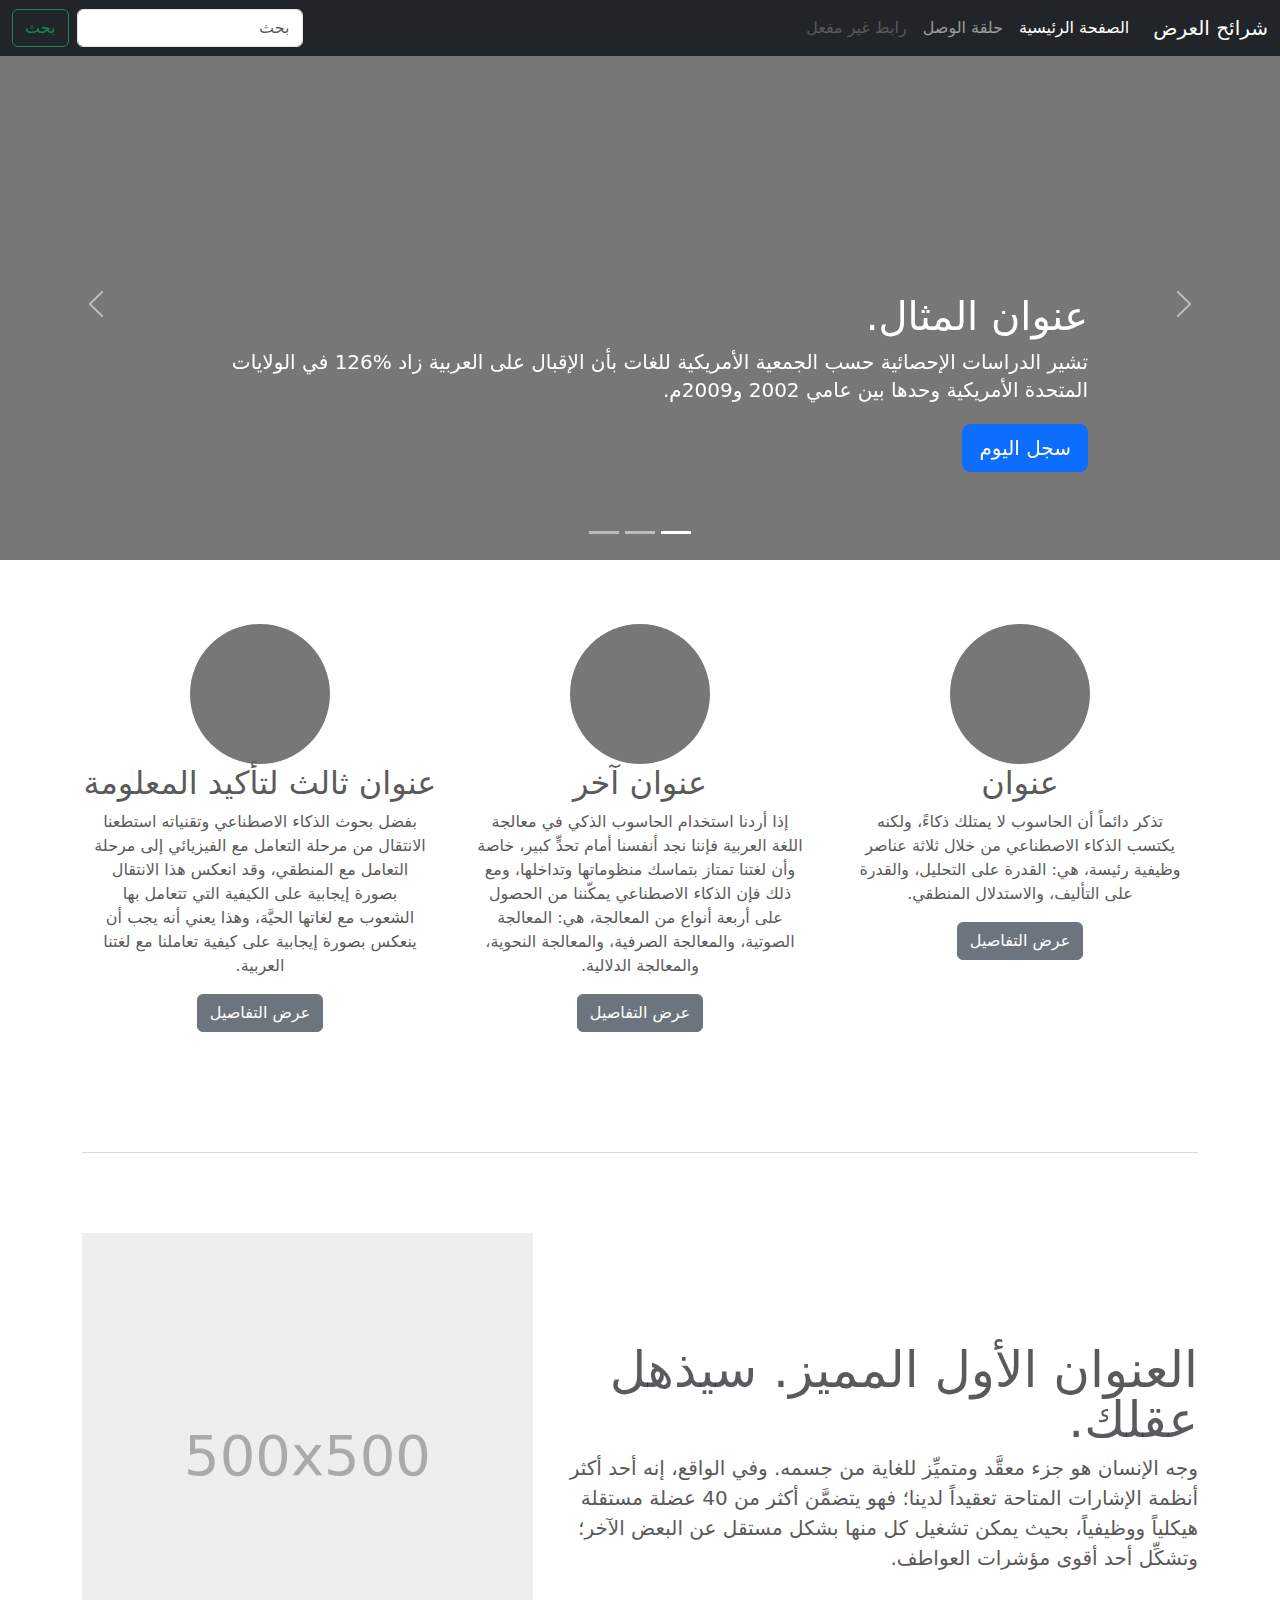
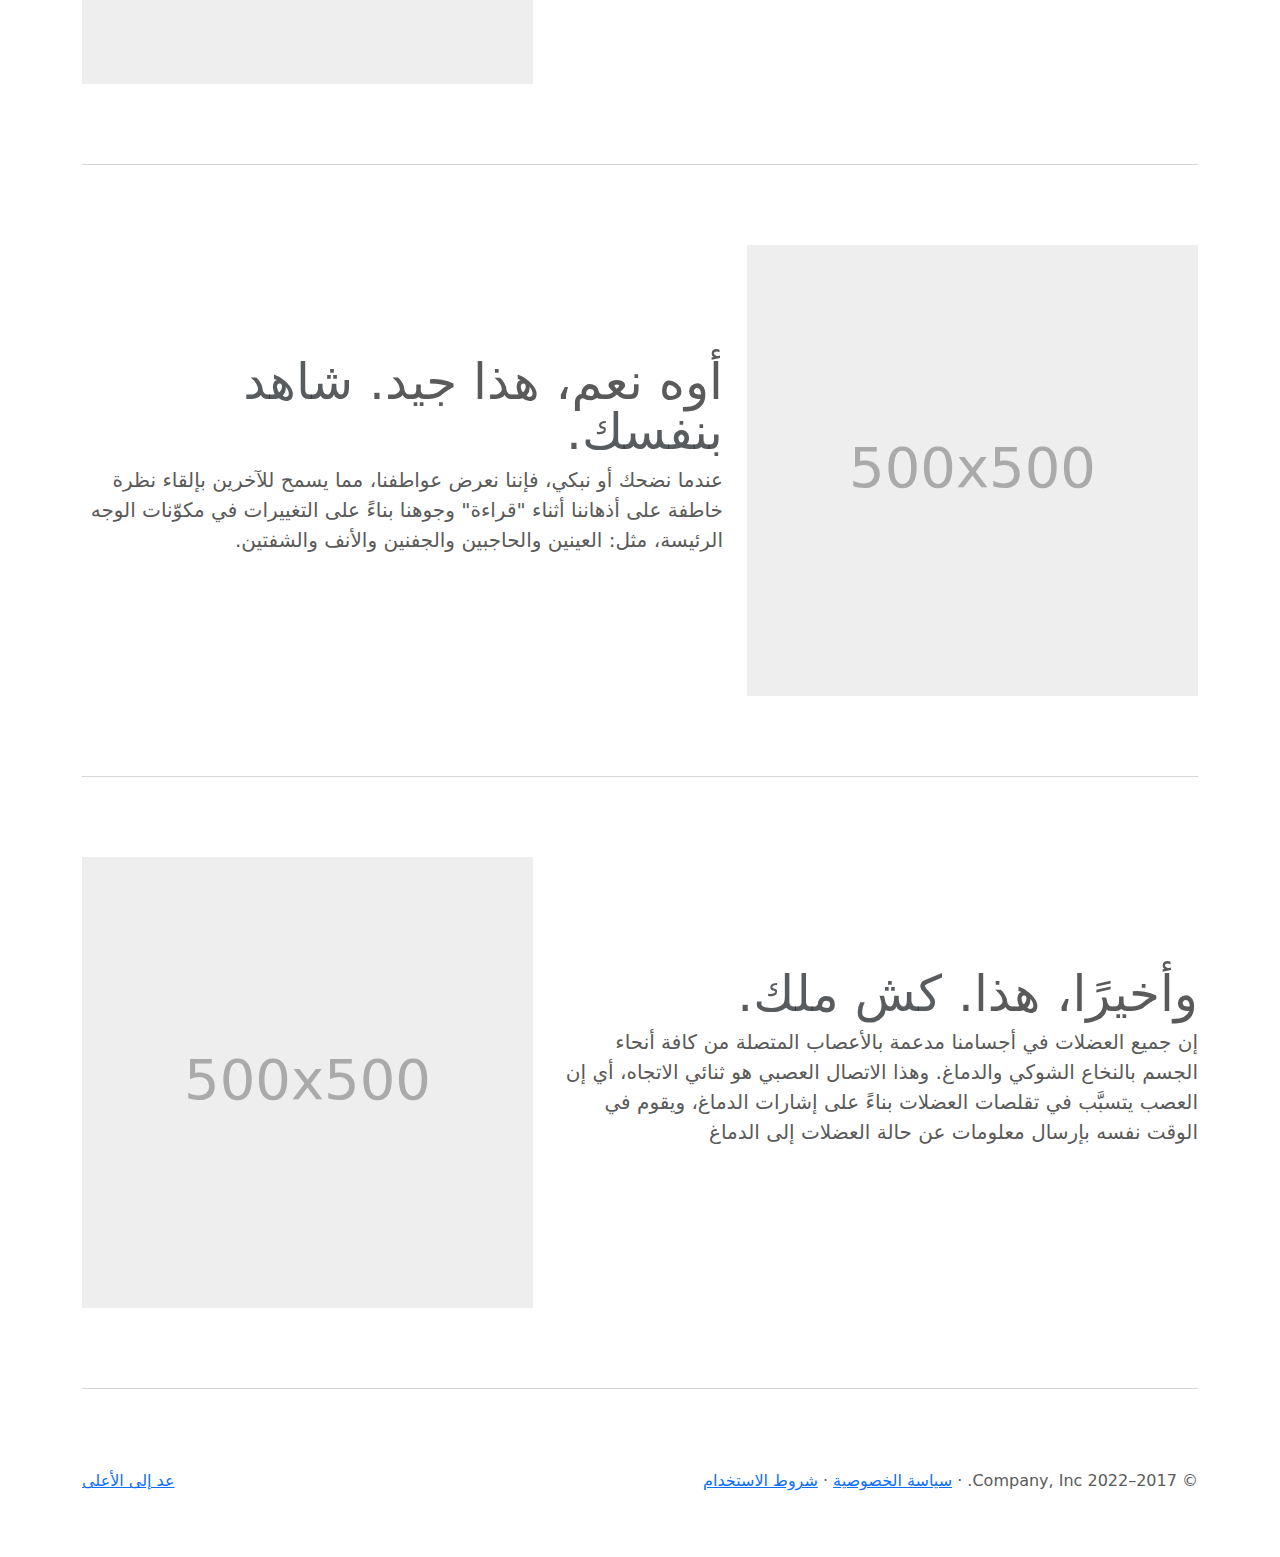
<file: bootstrap-5.3.0-alpha1-examples/carousel-rtl/index.html>
<!doctype html>
<html lang="ar" dir="rtl">
  <head>
    <meta charset="utf-8">
    <meta name="viewport" content="width=device-width, initial-scale=1">
    <meta name="description" content="">
    <meta name="author" content="Mark Otto, Jacob Thornton, and Bootstrap contributors">
    <meta name="generator" content="Hugo 0.108.0">
    <title>قالب  شرائح العرض · Bootstrap v5.3</title>

    <link rel="canonical" href="https://getbootstrap.com/docs/5.3/examples/carousel-rtl/">

    

    

<link href="../assets/dist/css/bootstrap.rtl.min.css" rel="stylesheet">

    <style>
      .bd-placeholder-img {
        font-size: 1.125rem;
        text-anchor: middle;
        -webkit-user-select: none;
        -moz-user-select: none;
        user-select: none;
      }

      @media (min-width: 768px) {
        .bd-placeholder-img-lg {
          font-size: 3.5rem;
        }
      }

      .b-example-divider {
        height: 3rem;
        background-color: rgba(0, 0, 0, .1);
        border: solid rgba(0, 0, 0, .15);
        border-width: 1px 0;
        box-shadow: inset 0 .5em 1.5em rgba(0, 0, 0, .1), inset 0 .125em .5em rgba(0, 0, 0, .15);
      }

      .b-example-vr {
        flex-shrink: 0;
        width: 1.5rem;
        height: 100vh;
      }

      .bi {
        vertical-align: -.125em;
        fill: currentColor;
      }

      .nav-scroller {
        position: relative;
        z-index: 2;
        height: 2.75rem;
        overflow-y: hidden;
      }

      .nav-scroller .nav {
        display: flex;
        flex-wrap: nowrap;
        padding-bottom: 1rem;
        margin-top: -1px;
        overflow-x: auto;
        text-align: center;
        white-space: nowrap;
        -webkit-overflow-scrolling: touch;
      }
    </style>

    
    <!-- Custom styles for this template -->
    <link href="../carousel/carousel.rtl.css" rel="stylesheet">
  </head>
  <body>
    
<header>
  <nav class="navbar navbar-expand-md navbar-dark fixed-top bg-dark">
    <div class="container-fluid">
      <a class="navbar-brand" href="#">شرائح العرض</a>
      <button class="navbar-toggler" type="button" data-bs-toggle="collapse" data-bs-target="#navbarCollapse" aria-controls="navbarCollapse" aria-expanded="false" aria-label="تبديل التنقل">
        <span class="navbar-toggler-icon"></span>
      </button>
      <div class="collapse navbar-collapse" id="navbarCollapse">
        <ul class="navbar-nav me-auto mb-2 mb-md-0">
          <li class="nav-item">
            <a class="nav-link active" aria-current="page" href="#">الصفحة الرئيسية</a>
          </li>
          <li class="nav-item">
            <a class="nav-link" href="#">حلقة الوصل</a>
          </li>
          <li class="nav-item">
            <a class="nav-link disabled">رابط غير مفعل</a>
          </li>
        </ul>
        <form class="d-flex" role="search">
          <input class="form-control me-2" type="search" placeholder="بحث" aria-label="بحث">
          <button class="btn btn-outline-success" type="submit">بحث</button>
        </form>
      </div>
    </div>
  </nav>
</header>

<main>

  <div id="myCarousel" class="carousel slide" data-bs-ride="carousel">
    <div class="carousel-indicators">
      <button type="button" data-bs-target="#myCarousel" data-bs-slide-to="0" class="active" aria-current="true" aria-label="Slide 1"></button>
      <button type="button" data-bs-target="#myCarousel" data-bs-slide-to="1" aria-label="Slide 2"></button>
      <button type="button" data-bs-target="#myCarousel" data-bs-slide-to="2" aria-label="Slide 3"></button>
    </div>
    <div class="carousel-inner">
      <div class="carousel-item active">
        <svg class="bd-placeholder-img" width="100%" height="100%" xmlns="http://www.w3.org/2000/svg" aria-hidden="true" preserveAspectRatio="xMidYMid slice" focusable="false"><rect width="100%" height="100%" fill="#777"/></svg>
        <div class="container">
          <div class="carousel-caption text-start">
            <h1>عنوان المثال.</h1>
            <p>تشير الدراسات الإحصائية حسب الجمعية الأمريكية للغات بأن الإقبال على العربية زاد %126 في الولايات المتحدة الأمريكية وحدها بين عامي 2002 و2009م.</p>
            <p><a class="btn btn-lg btn-primary" href="#">سجل اليوم</a></p>
          </div>
        </div>
      </div>
      <div class="carousel-item">
        <svg class="bd-placeholder-img" width="100%" height="100%" xmlns="http://www.w3.org/2000/svg" aria-hidden="true" preserveAspectRatio="xMidYMid slice" focusable="false"><rect width="100%" height="100%" fill="#777"/></svg>
        <div class="container">
          <div class="carousel-caption">
            <h1>عنوان مثال آخر.</h1>
            <p>حسب المجلس الثقافي البريطاني فإن تعليم الإنجليزية داخل بريطانيا يسهم في تعزيز اقتصادها بما يتجاوز ملياري جنيه سنوياً، كما أنه وفر أكثر من 26 ألف وظيفة.</p>
            <p><a class="btn btn-lg btn-primary" href="#">أعرف أكثر</a></p>
          </div>
        </div>
      </div>
      <div class="carousel-item">
        <svg class="bd-placeholder-img" width="100%" height="100%" xmlns="http://www.w3.org/2000/svg" aria-hidden="true" preserveAspectRatio="xMidYMid slice" focusable="false"><rect width="100%" height="100%" fill="#777"/></svg>
        <div class="container">
          <div class="carousel-caption text-end">
            <h1>واحد أكثر لقياس جيد.</h1>
            <p>الإحصاءات لحجم الاستثمار اللغوي خارج بريطانيا تتفاوت من سنة لأخرى إلا أن المدير التنفيذي للمجلس الثقافي البريطاني إدي بايرز يرى أن استثمار تعليم الإنجليزية في الخارج لا يحسب على المستوى المالي فحسب بل على المستوى السياسي أيضاً.</p>
            <p><a class="btn btn-lg btn-primary" href="#">تصفح المعرض</a></p>
          </div>
        </div>
      </div>
    </div>
    <button class="carousel-control-prev" type="button" data-bs-target="#myCarousel" data-bs-slide="prev">
      <span class="carousel-control-prev-icon" aria-hidden="true"></span>
      <span class="visually-hidden">السابق</span>
    </button>
    <button class="carousel-control-next" type="button" data-bs-target="#myCarousel" data-bs-slide="next">
      <span class="carousel-control-next-icon" aria-hidden="true"></span>
      <span class="visually-hidden">التالي</span>
    </button>
  </div>


  <!-- Marketing messaging and featurettes
  ================================================== -->
  <!-- Wrap the rest of the page in another container to center all the content. -->

  <div class="container marketing">

    <!-- Three columns of text below the carousel -->
    <div class="row">
      <div class="col-lg-4">
        <svg class="bd-placeholder-img rounded-circle" width="140" height="140" xmlns="http://www.w3.org/2000/svg" role="img" aria-label="Placeholder: 140x140" preserveAspectRatio="xMidYMid slice" focusable="false"><title>Placeholder</title><rect width="100%" height="100%" fill="#777"/><text x="50%" y="50%" fill="#777" dy=".3em">140x140</text></svg>
        <h2 class="fw-normal">عنوان</h2>
        <p>تذكر دائماً أن الحاسوب لا يمتلك ذكاءً، ولكنه يكتسب الذكاء الاصطناعي من خلال ثلاثة عناصر وظيفية رئيسة، هي: القدرة على التحليل، والقدرة على التأليف، والاستدلال المنطقي.</p>
        <p><a class="btn btn-secondary" href="#">عرض التفاصيل</a></p>
      </div><!-- /.col-lg-4 -->
      <div class="col-lg-4">
        <svg class="bd-placeholder-img rounded-circle" width="140" height="140" xmlns="http://www.w3.org/2000/svg" role="img" aria-label="Placeholder: 140x140" preserveAspectRatio="xMidYMid slice" focusable="false"><title>Placeholder</title><rect width="100%" height="100%" fill="#777"/><text x="50%" y="50%" fill="#777" dy=".3em">140x140</text></svg>
        <h2 class="fw-normal">عنوان آخر</h2>
        <p>إذا أردنا استخدام الحاسوب الذكي في معالجة اللغة العربية فإننا نجد أنفسنا أمام تحدٍّ كبير، خاصة وأن لغتنا تمتاز بتماسك منظوماتها وتداخلها، ومع ذلك فإن الذكاء الاصطناعي يمكّننا من الحصول على أربعة أنواع من المعالجة، هي: المعالجة الصوتية، والمعالجة الصرفية، والمعالجة النحوية، والمعالجة الدلالية.</p>
        <p><a class="btn btn-secondary" href="#">عرض التفاصيل</a></p>
      </div><!-- /.col-lg-4 -->
      <div class="col-lg-4">
        <svg class="bd-placeholder-img rounded-circle" width="140" height="140" xmlns="http://www.w3.org/2000/svg" role="img" aria-label="Placeholder: 140x140" preserveAspectRatio="xMidYMid slice" focusable="false"><title>Placeholder</title><rect width="100%" height="100%" fill="#777"/><text x="50%" y="50%" fill="#777" dy=".3em">140x140</text></svg>
        <h2 class="fw-normal">عنوان ثالث لتأكيد المعلومة</h2>
        <p>بفضل بحوث الذكاء الاصطناعي وتقنياته استطعنا الانتقال من مرحلة التعامل مع الفيزيائي إلى مرحلة التعامل مع المنطقي، وقد انعكس هذا الانتقال بصورة إيجابية على الكيفية التي تتعامل بها الشعوب مع لغاتها الحيَّة، وهذا يعني أنه يجب أن ينعكس بصورة إيجابية على كيفية تعاملنا مع لغتنا العربية.</p>
        <p><a class="btn btn-secondary" href="#">عرض التفاصيل</a></p>
      </div><!-- /.col-lg-4 -->
    </div><!-- /.row -->


    <!-- START THE FEATURETTES -->

    <hr class="featurette-divider">

    <div class="row featurette">
      <div class="col-md-7">
        <h2 class="featurette-heading fw-normal lh-1">العنوان الأول المميز. <span class="text-muted"> سيذهل عقلك. </span></h2>
        <p class="lead">وجه الإنسان هو جزء معقَّد ومتميِّز للغاية من جسمه. وفي الواقع، إنه أحد أكثر أنظمة الإشارات المتاحة تعقيداً لدينا؛ فهو يتضمَّن أكثر من 40 عضلة مستقلة هيكلياً ووظيفياً، بحيث يمكن تشغيل كل منها بشكل مستقل عن البعض الآخر؛ وتشكِّل أحد أقوى مؤشرات العواطف.</p>
      </div>
      <div class="col-md-5">
        <svg class="bd-placeholder-img bd-placeholder-img-lg featurette-image img-fluid mx-auto" width="500" height="500" xmlns="http://www.w3.org/2000/svg" role="img" aria-label="Placeholder: 500x500" preserveAspectRatio="xMidYMid slice" focusable="false"><title>Placeholder</title><rect width="100%" height="100%" fill="#eee"/><text x="50%" y="50%" fill="#aaa" dy=".3em">500x500</text></svg>
      </div>
    </div>

    <hr class="featurette-divider">

    <div class="row featurette">
      <div class="col-md-7 order-md-2">
        <h2 class="featurette-heading fw-normal lh-1">أوه نعم، هذا جيد. <span class="text-muted"> شاهد بنفسك. </span></h2>
        <p class="lead">عندما نضحك أو نبكي، فإننا نعرض عواطفنا، مما يسمح للآخرين بإلقاء نظرة خاطفة على أذهاننا أثناء "قراءة" وجوهنا بناءً على التغييرات في مكوّنات الوجه الرئيسة، مثل: العينين والحاجبين والجفنين والأنف والشفتين.</p>
      </div>
      <div class="col-md-5 order-md-1">
        <svg class="bd-placeholder-img bd-placeholder-img-lg featurette-image img-fluid mx-auto" width="500" height="500" xmlns="http://www.w3.org/2000/svg" role="img" aria-label="Placeholder: 500x500" preserveAspectRatio="xMidYMid slice" focusable="false"><title>Placeholder</title><rect width="100%" height="100%" fill="#eee"/><text x="50%" y="50%" fill="#aaa" dy=".3em">500x500</text></svg>
      </div>
    </div>

    <hr class="featurette-divider">

    <div class="row featurette">
      <div class="col-md-7">
        <h2 class="featurette-heading fw-normal lh-1">وأخيرًا، هذا. <span class="text-muted"> كش ملك. </span></h2>
        <p class="lead">إن جميع العضلات في أجسامنا مدعمة بالأعصاب المتصلة من كافة أنحاء الجسم بالنخاع الشوكي والدماغ. وهذا الاتصال العصبي هو ثنائي الاتجاه، أي إن العصب يتسبَّب في تقلصات العضلات بناءً على إشارات الدماغ، ويقوم في الوقت نفسه بإرسال معلومات عن حالة العضلات إلى الدماغ</p>
      </div>
      <div class="col-md-5">
        <svg class="bd-placeholder-img bd-placeholder-img-lg featurette-image img-fluid mx-auto" width="500" height="500" xmlns="http://www.w3.org/2000/svg" role="img" aria-label="Placeholder: 500x500" preserveAspectRatio="xMidYMid slice" focusable="false"><title>Placeholder</title><rect width="100%" height="100%" fill="#eee"/><text x="50%" y="50%" fill="#aaa" dy=".3em">500x500</text></svg>
      </div>
    </div>

    <hr class="featurette-divider">

    <!-- /END THE FEATURETTES -->

  </div><!-- /.container -->


  <!-- FOOTER -->
  <footer class="container">
    <p class="float-end"><a href="#">عد إلى الأعلى</a></p>
    <p>&copy; 2017–2022 Company, Inc. &middot; <a href="#">سياسة الخصوصية</a> &middot; <a href="#">شروط الاستخدام</a></p>
  </footer>
</main>


    <script src="../assets/dist/js/bootstrap.bundle.min.js"></script>

      
  </body>
</html>
</file>
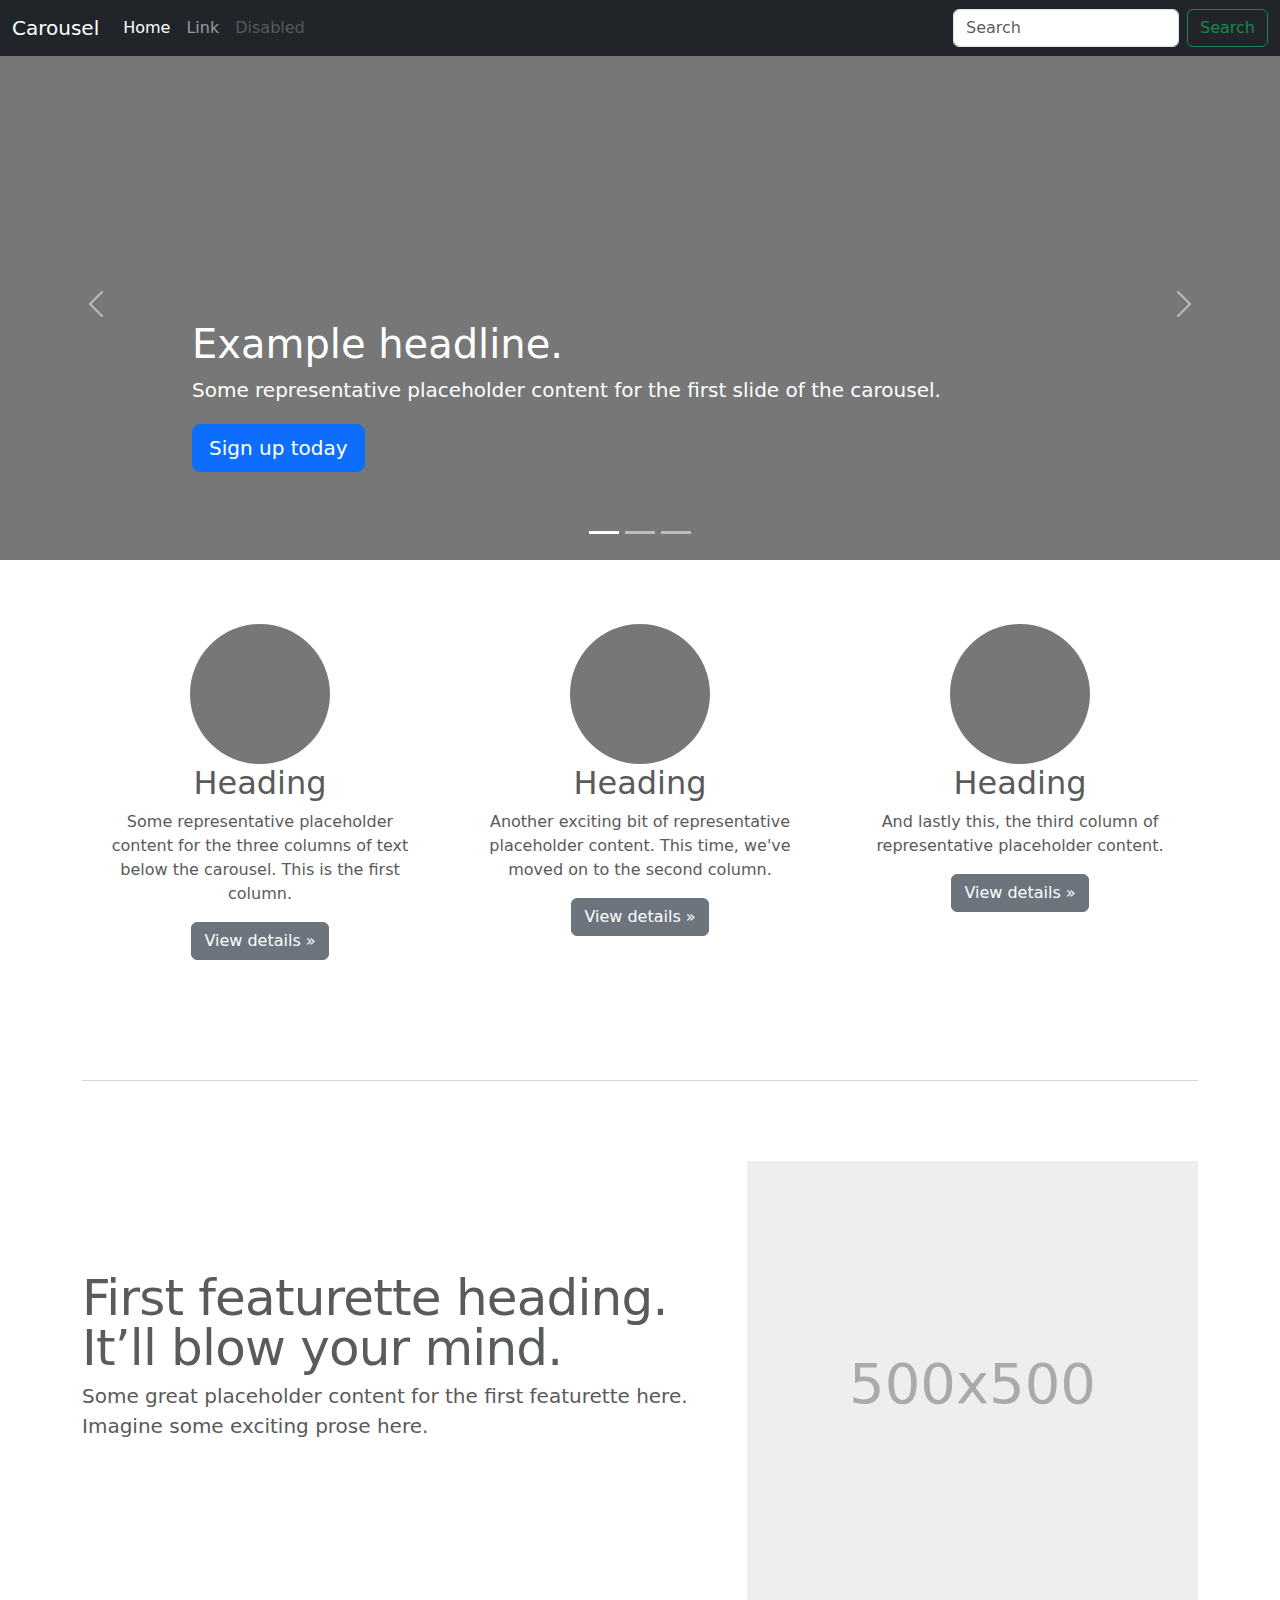
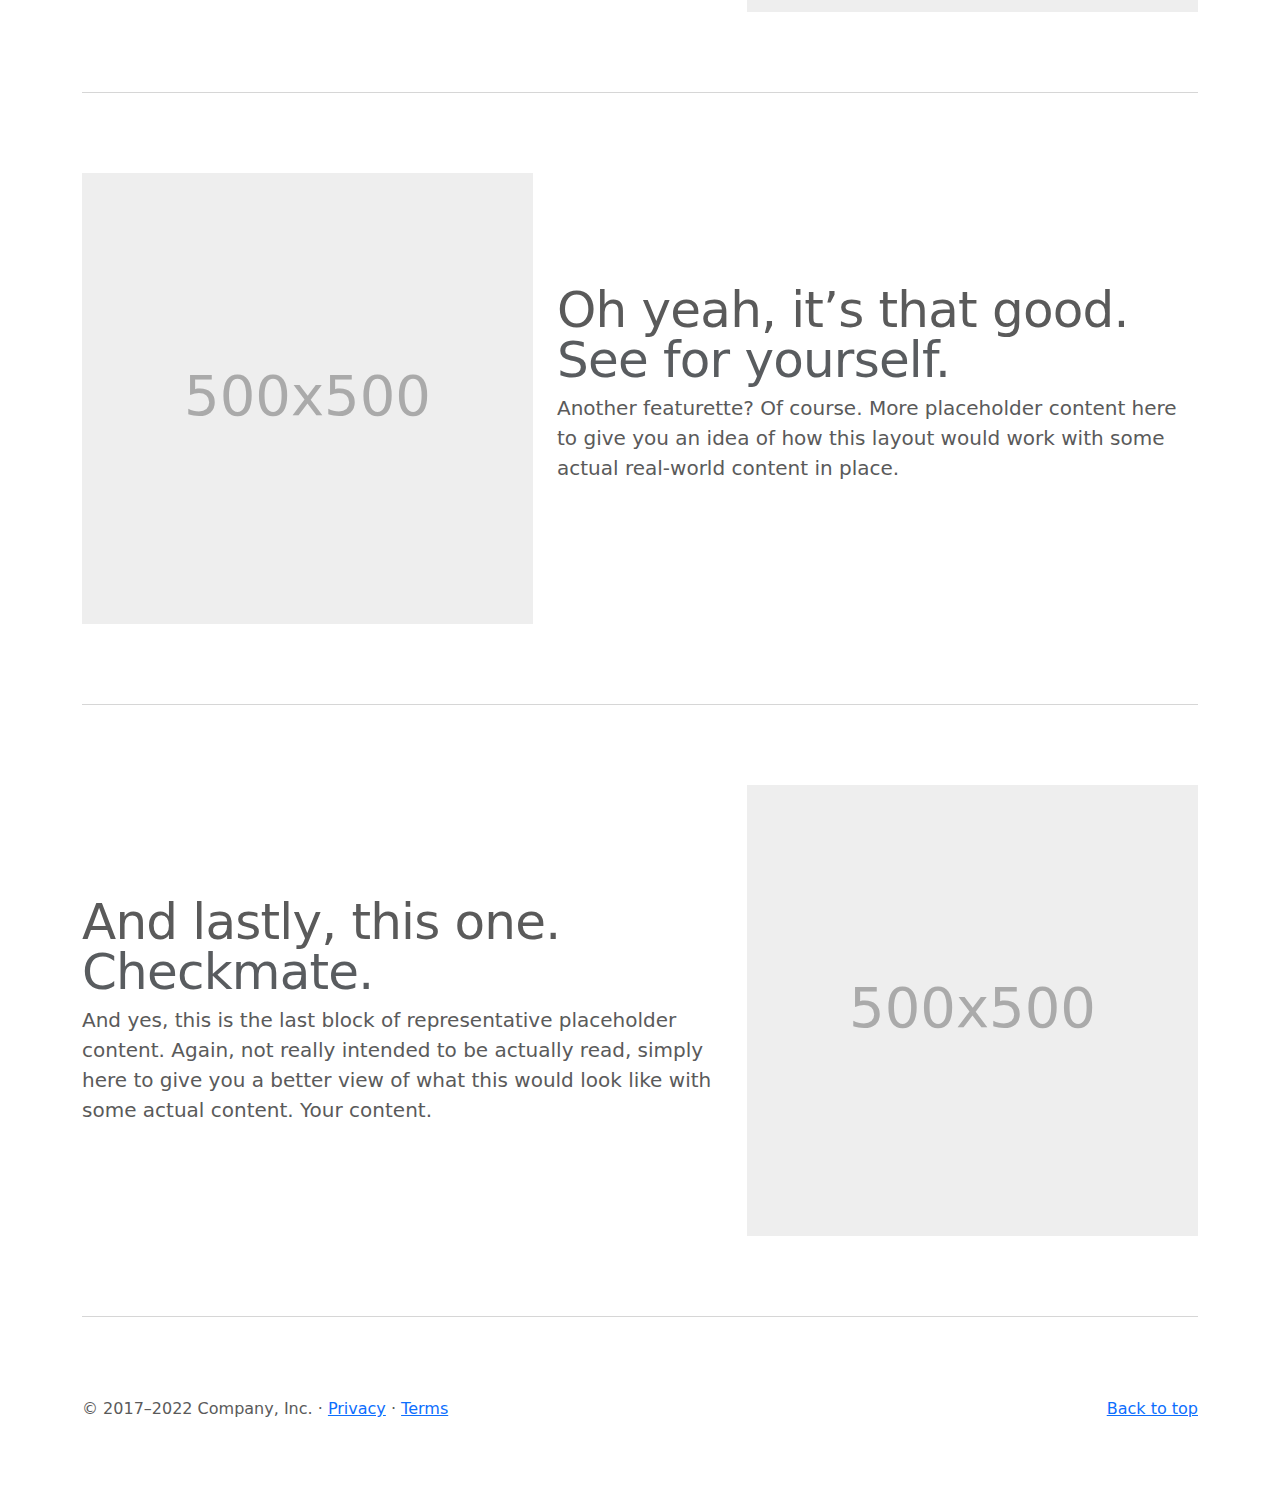
<file: bootstrap-5.3.0-alpha1-examples/carousel/index.html>
<!doctype html>
<html lang="en">
  <head>
    <meta charset="utf-8">
    <meta name="viewport" content="width=device-width, initial-scale=1">
    <meta name="description" content="">
    <meta name="author" content="Mark Otto, Jacob Thornton, and Bootstrap contributors">
    <meta name="generator" content="Hugo 0.108.0">
    <title>Carousel Template · Bootstrap v5.3</title>

    <link rel="canonical" href="https://getbootstrap.com/docs/5.3/examples/carousel/">

    

    

<link href="../assets/dist/css/bootstrap.min.css" rel="stylesheet">

    <style>
      .bd-placeholder-img {
        font-size: 1.125rem;
        text-anchor: middle;
        -webkit-user-select: none;
        -moz-user-select: none;
        user-select: none;
      }

      @media (min-width: 768px) {
        .bd-placeholder-img-lg {
          font-size: 3.5rem;
        }
      }

      .b-example-divider {
        height: 3rem;
        background-color: rgba(0, 0, 0, .1);
        border: solid rgba(0, 0, 0, .15);
        border-width: 1px 0;
        box-shadow: inset 0 .5em 1.5em rgba(0, 0, 0, .1), inset 0 .125em .5em rgba(0, 0, 0, .15);
      }

      .b-example-vr {
        flex-shrink: 0;
        width: 1.5rem;
        height: 100vh;
      }

      .bi {
        vertical-align: -.125em;
        fill: currentColor;
      }

      .nav-scroller {
        position: relative;
        z-index: 2;
        height: 2.75rem;
        overflow-y: hidden;
      }

      .nav-scroller .nav {
        display: flex;
        flex-wrap: nowrap;
        padding-bottom: 1rem;
        margin-top: -1px;
        overflow-x: auto;
        text-align: center;
        white-space: nowrap;
        -webkit-overflow-scrolling: touch;
      }
    </style>

    
    <!-- Custom styles for this template -->
    <link href="carousel.css" rel="stylesheet">
  </head>
  <body>
    
<header>
  <nav class="navbar navbar-expand-md navbar-dark fixed-top bg-dark">
    <div class="container-fluid">
      <a class="navbar-brand" href="#">Carousel</a>
      <button class="navbar-toggler" type="button" data-bs-toggle="collapse" data-bs-target="#navbarCollapse" aria-controls="navbarCollapse" aria-expanded="false" aria-label="Toggle navigation">
        <span class="navbar-toggler-icon"></span>
      </button>
      <div class="collapse navbar-collapse" id="navbarCollapse">
        <ul class="navbar-nav me-auto mb-2 mb-md-0">
          <li class="nav-item">
            <a class="nav-link active" aria-current="page" href="#">Home</a>
          </li>
          <li class="nav-item">
            <a class="nav-link" href="#">Link</a>
          </li>
          <li class="nav-item">
            <a class="nav-link disabled">Disabled</a>
          </li>
        </ul>
        <form class="d-flex" role="search">
          <input class="form-control me-2" type="search" placeholder="Search" aria-label="Search">
          <button class="btn btn-outline-success" type="submit">Search</button>
        </form>
      </div>
    </div>
  </nav>
</header>

<main>

  <div id="myCarousel" class="carousel slide" data-bs-ride="carousel">
    <div class="carousel-indicators">
      <button type="button" data-bs-target="#myCarousel" data-bs-slide-to="0" class="active" aria-current="true" aria-label="Slide 1"></button>
      <button type="button" data-bs-target="#myCarousel" data-bs-slide-to="1" aria-label="Slide 2"></button>
      <button type="button" data-bs-target="#myCarousel" data-bs-slide-to="2" aria-label="Slide 3"></button>
    </div>
    <div class="carousel-inner">
      <div class="carousel-item active">
        <svg class="bd-placeholder-img" width="100%" height="100%" xmlns="http://www.w3.org/2000/svg" aria-hidden="true" preserveAspectRatio="xMidYMid slice" focusable="false"><rect width="100%" height="100%" fill="#777"/></svg>
        <div class="container">
          <div class="carousel-caption text-start">
            <h1>Example headline.</h1>
            <p>Some representative placeholder content for the first slide of the carousel.</p>
            <p><a class="btn btn-lg btn-primary" href="#">Sign up today</a></p>
          </div>
        </div>
      </div>
      <div class="carousel-item">
        <svg class="bd-placeholder-img" width="100%" height="100%" xmlns="http://www.w3.org/2000/svg" aria-hidden="true" preserveAspectRatio="xMidYMid slice" focusable="false"><rect width="100%" height="100%" fill="#777"/></svg>
        <div class="container">
          <div class="carousel-caption">
            <h1>Another example headline.</h1>
            <p>Some representative placeholder content for the second slide of the carousel.</p>
            <p><a class="btn btn-lg btn-primary" href="#">Learn more</a></p>
          </div>
        </div>
      </div>
      <div class="carousel-item">
        <svg class="bd-placeholder-img" width="100%" height="100%" xmlns="http://www.w3.org/2000/svg" aria-hidden="true" preserveAspectRatio="xMidYMid slice" focusable="false"><rect width="100%" height="100%" fill="#777"/></svg>
        <div class="container">
          <div class="carousel-caption text-end">
            <h1>One more for good measure.</h1>
            <p>Some representative placeholder content for the third slide of this carousel.</p>
            <p><a class="btn btn-lg btn-primary" href="#">Browse gallery</a></p>
          </div>
        </div>
      </div>
    </div>
    <button class="carousel-control-prev" type="button" data-bs-target="#myCarousel" data-bs-slide="prev">
      <span class="carousel-control-prev-icon" aria-hidden="true"></span>
      <span class="visually-hidden">Previous</span>
    </button>
    <button class="carousel-control-next" type="button" data-bs-target="#myCarousel" data-bs-slide="next">
      <span class="carousel-control-next-icon" aria-hidden="true"></span>
      <span class="visually-hidden">Next</span>
    </button>
  </div>


  <!-- Marketing messaging and featurettes
  ================================================== -->
  <!-- Wrap the rest of the page in another container to center all the content. -->

  <div class="container marketing">

    <!-- Three columns of text below the carousel -->
    <div class="row">
      <div class="col-lg-4">
        <svg class="bd-placeholder-img rounded-circle" width="140" height="140" xmlns="http://www.w3.org/2000/svg" role="img" aria-label="Placeholder: 140x140" preserveAspectRatio="xMidYMid slice" focusable="false"><title>Placeholder</title><rect width="100%" height="100%" fill="#777"/><text x="50%" y="50%" fill="#777" dy=".3em">140x140</text></svg>
        <h2 class="fw-normal">Heading</h2>
        <p>Some representative placeholder content for the three columns of text below the carousel. This is the first column.</p>
        <p><a class="btn btn-secondary" href="#">View details &raquo;</a></p>
      </div><!-- /.col-lg-4 -->
      <div class="col-lg-4">
        <svg class="bd-placeholder-img rounded-circle" width="140" height="140" xmlns="http://www.w3.org/2000/svg" role="img" aria-label="Placeholder: 140x140" preserveAspectRatio="xMidYMid slice" focusable="false"><title>Placeholder</title><rect width="100%" height="100%" fill="#777"/><text x="50%" y="50%" fill="#777" dy=".3em">140x140</text></svg>
        <h2 class="fw-normal">Heading</h2>
        <p>Another exciting bit of representative placeholder content. This time, we've moved on to the second column.</p>
        <p><a class="btn btn-secondary" href="#">View details &raquo;</a></p>
      </div><!-- /.col-lg-4 -->
      <div class="col-lg-4">
        <svg class="bd-placeholder-img rounded-circle" width="140" height="140" xmlns="http://www.w3.org/2000/svg" role="img" aria-label="Placeholder: 140x140" preserveAspectRatio="xMidYMid slice" focusable="false"><title>Placeholder</title><rect width="100%" height="100%" fill="#777"/><text x="50%" y="50%" fill="#777" dy=".3em">140x140</text></svg>
        <h2 class="fw-normal">Heading</h2>
        <p>And lastly this, the third column of representative placeholder content.</p>
        <p><a class="btn btn-secondary" href="#">View details &raquo;</a></p>
      </div><!-- /.col-lg-4 -->
    </div><!-- /.row -->


    <!-- START THE FEATURETTES -->

    <hr class="featurette-divider">

    <div class="row featurette">
      <div class="col-md-7">
        <h2 class="featurette-heading fw-normal lh-1">First featurette heading. <span class="text-muted">It’ll blow your mind.</span></h2>
        <p class="lead">Some great placeholder content for the first featurette here. Imagine some exciting prose here.</p>
      </div>
      <div class="col-md-5">
        <svg class="bd-placeholder-img bd-placeholder-img-lg featurette-image img-fluid mx-auto" width="500" height="500" xmlns="http://www.w3.org/2000/svg" role="img" aria-label="Placeholder: 500x500" preserveAspectRatio="xMidYMid slice" focusable="false"><title>Placeholder</title><rect width="100%" height="100%" fill="#eee"/><text x="50%" y="50%" fill="#aaa" dy=".3em">500x500</text></svg>
      </div>
    </div>

    <hr class="featurette-divider">

    <div class="row featurette">
      <div class="col-md-7 order-md-2">
        <h2 class="featurette-heading fw-normal lh-1">Oh yeah, it’s that good. <span class="text-muted">See for yourself.</span></h2>
        <p class="lead">Another featurette? Of course. More placeholder content here to give you an idea of how this layout would work with some actual real-world content in place.</p>
      </div>
      <div class="col-md-5 order-md-1">
        <svg class="bd-placeholder-img bd-placeholder-img-lg featurette-image img-fluid mx-auto" width="500" height="500" xmlns="http://www.w3.org/2000/svg" role="img" aria-label="Placeholder: 500x500" preserveAspectRatio="xMidYMid slice" focusable="false"><title>Placeholder</title><rect width="100%" height="100%" fill="#eee"/><text x="50%" y="50%" fill="#aaa" dy=".3em">500x500</text></svg>
      </div>
    </div>

    <hr class="featurette-divider">

    <div class="row featurette">
      <div class="col-md-7">
        <h2 class="featurette-heading fw-normal lh-1">And lastly, this one. <span class="text-muted">Checkmate.</span></h2>
        <p class="lead">And yes, this is the last block of representative placeholder content. Again, not really intended to be actually read, simply here to give you a better view of what this would look like with some actual content. Your content.</p>
      </div>
      <div class="col-md-5">
        <svg class="bd-placeholder-img bd-placeholder-img-lg featurette-image img-fluid mx-auto" width="500" height="500" xmlns="http://www.w3.org/2000/svg" role="img" aria-label="Placeholder: 500x500" preserveAspectRatio="xMidYMid slice" focusable="false"><title>Placeholder</title><rect width="100%" height="100%" fill="#eee"/><text x="50%" y="50%" fill="#aaa" dy=".3em">500x500</text></svg>
      </div>
    </div>

    <hr class="featurette-divider">

    <!-- /END THE FEATURETTES -->

  </div><!-- /.container -->


  <!-- FOOTER -->
  <footer class="container">
    <p class="float-end"><a href="#">Back to top</a></p>
    <p>&copy; 2017–2022 Company, Inc. &middot; <a href="#">Privacy</a> &middot; <a href="#">Terms</a></p>
  </footer>
</main>


    <script src="../assets/dist/js/bootstrap.bundle.min.js"></script>

      
  </body>
</html>
</file>
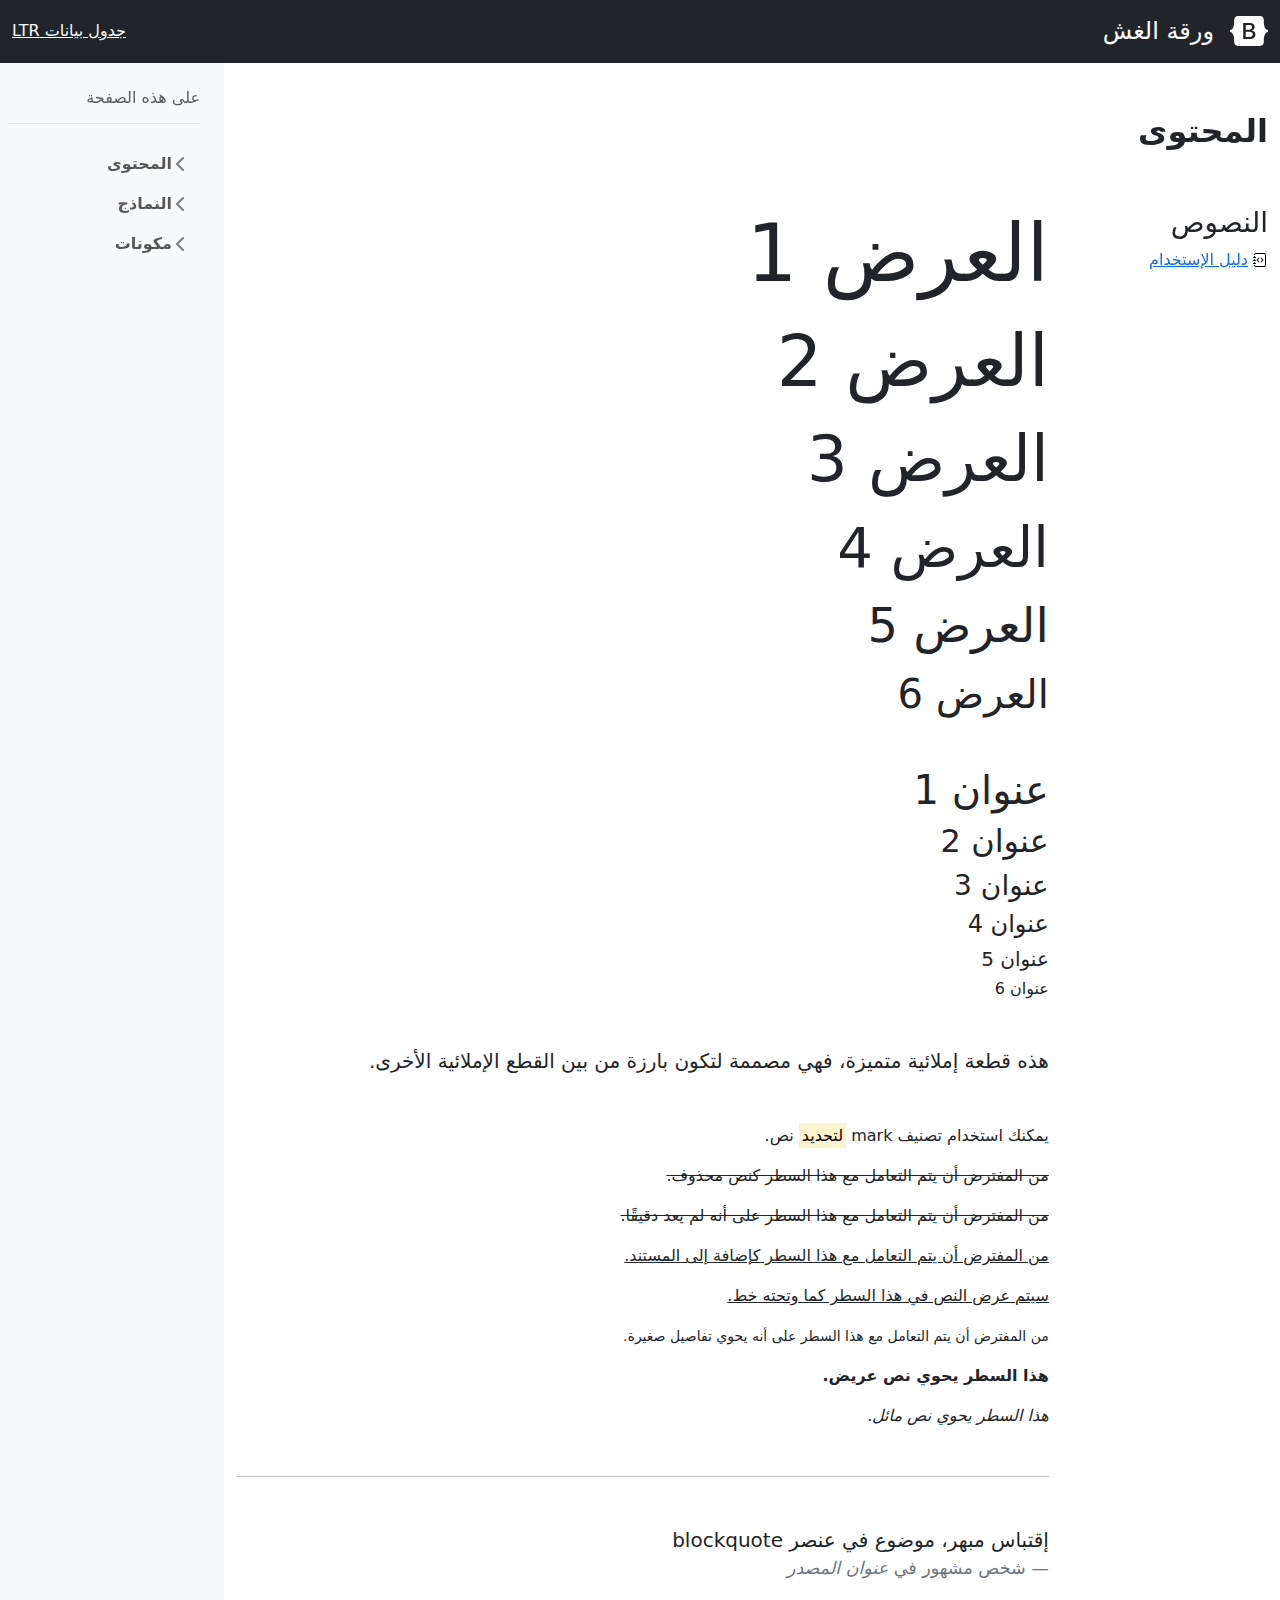
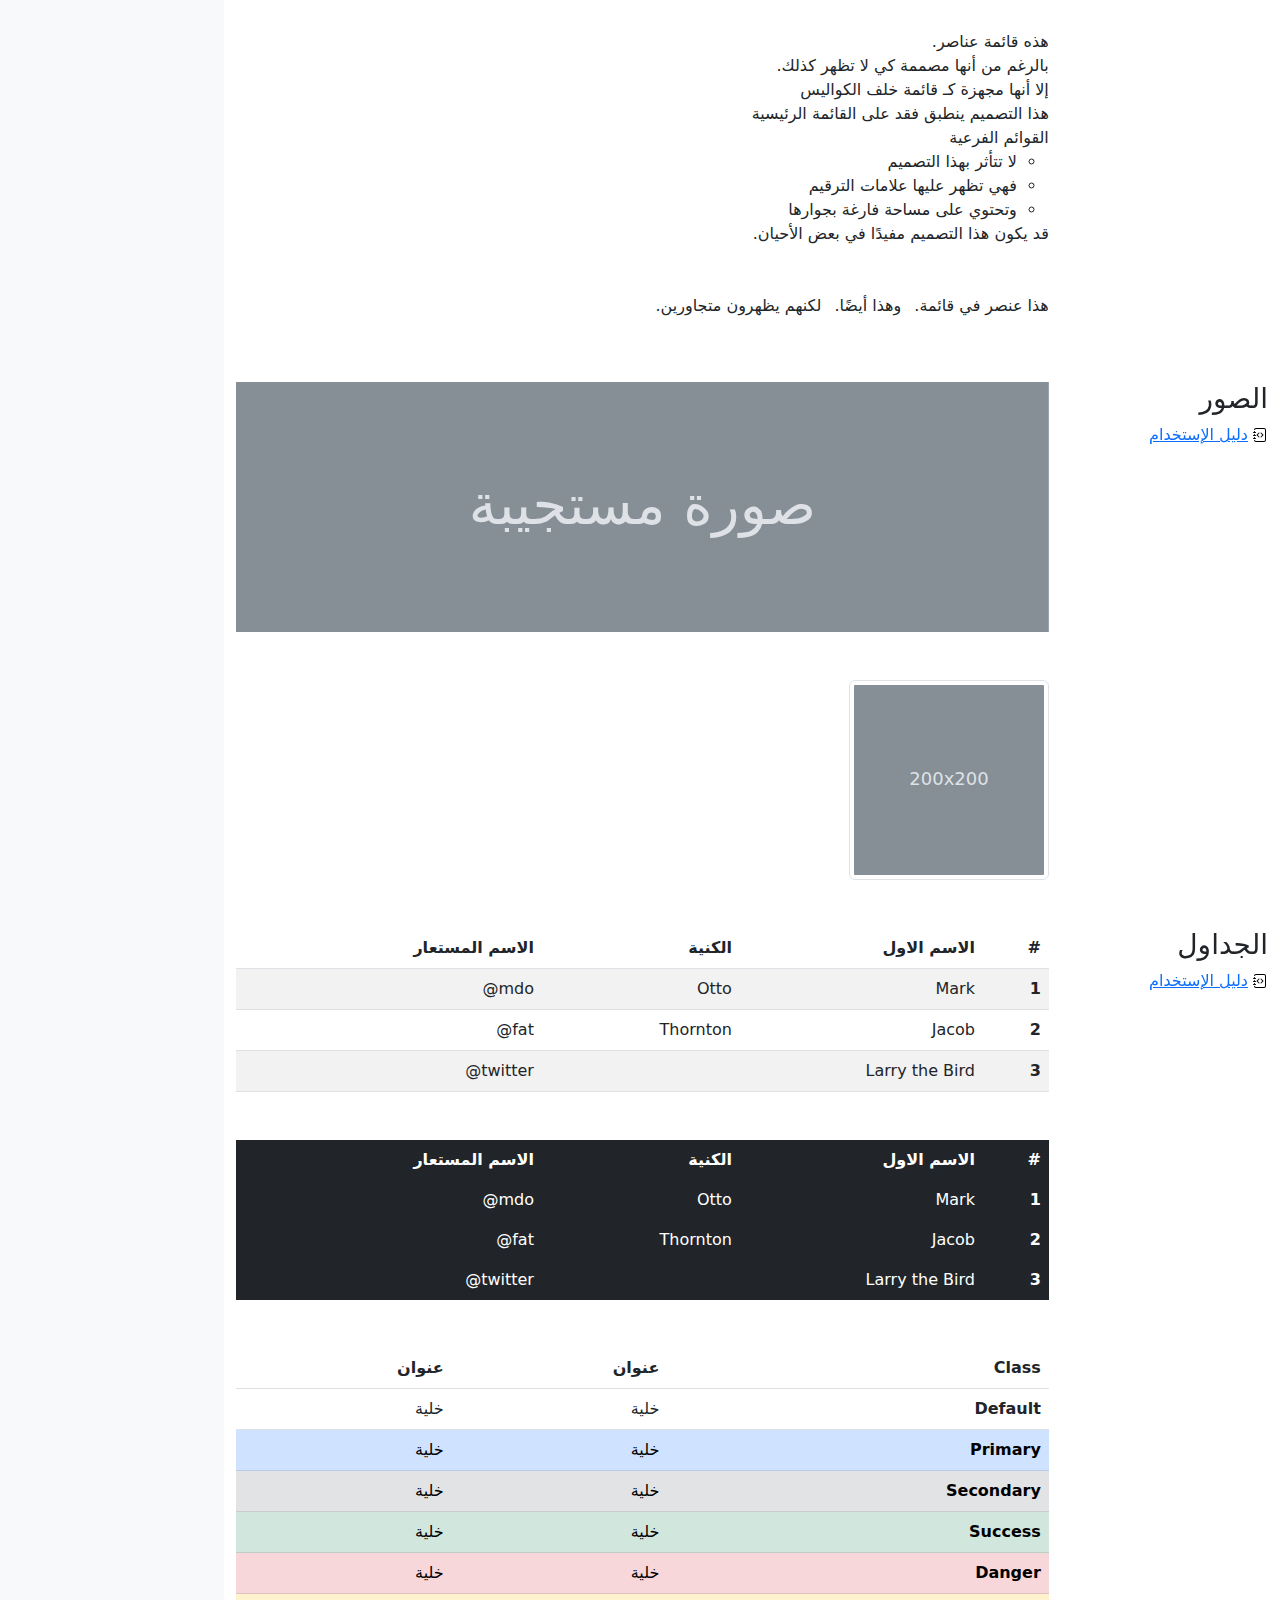
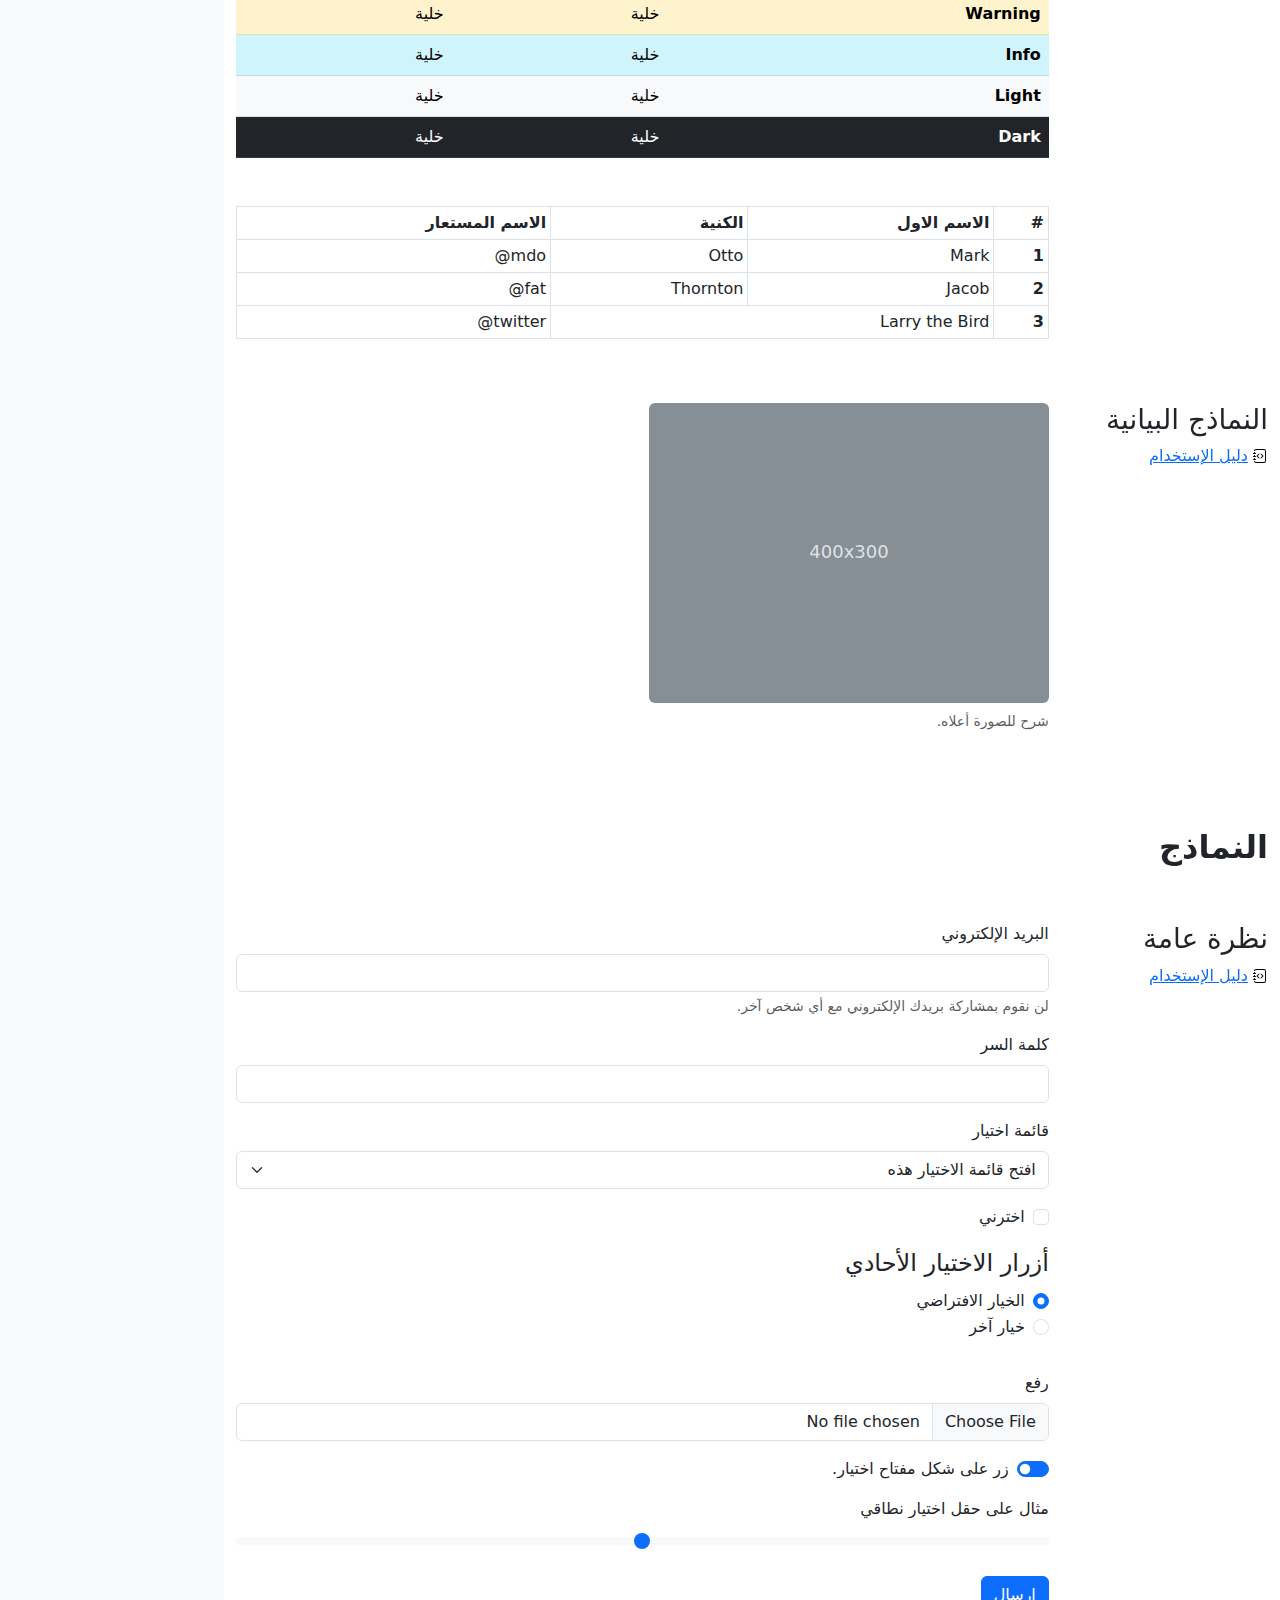
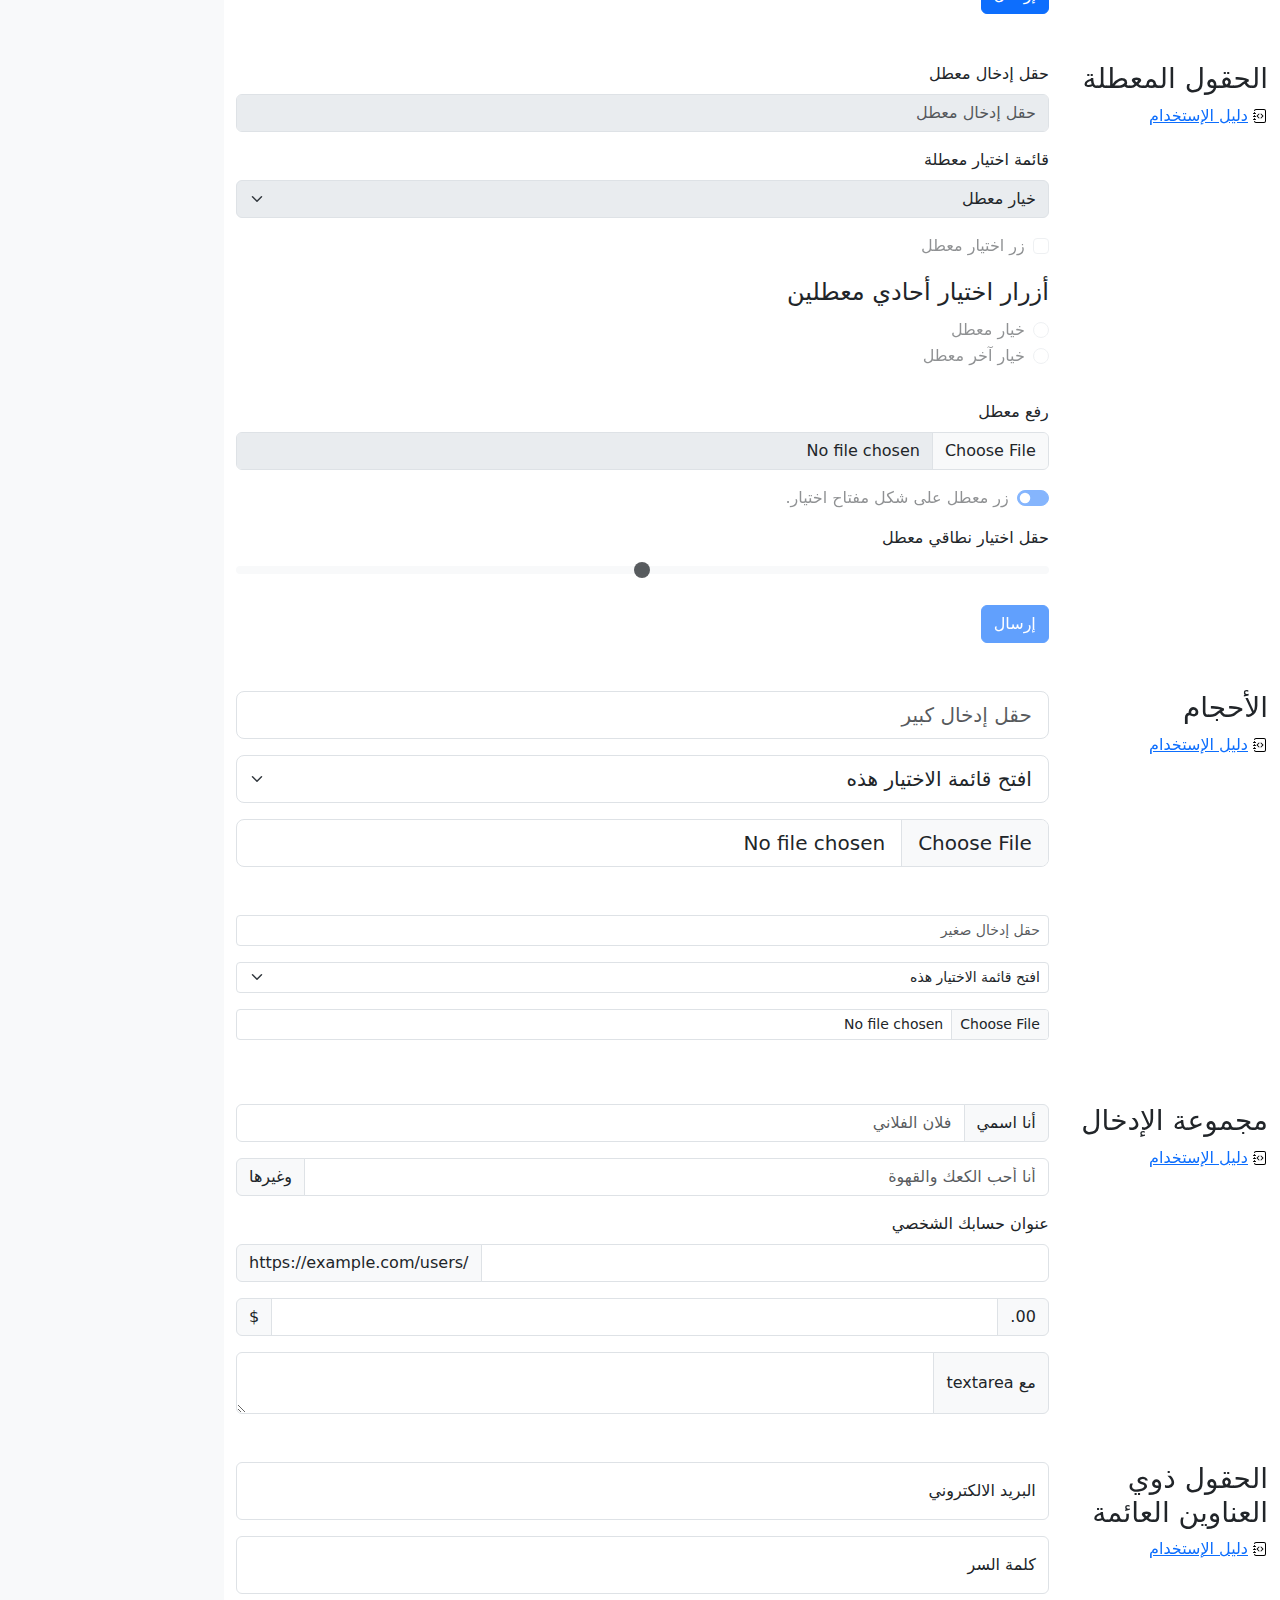
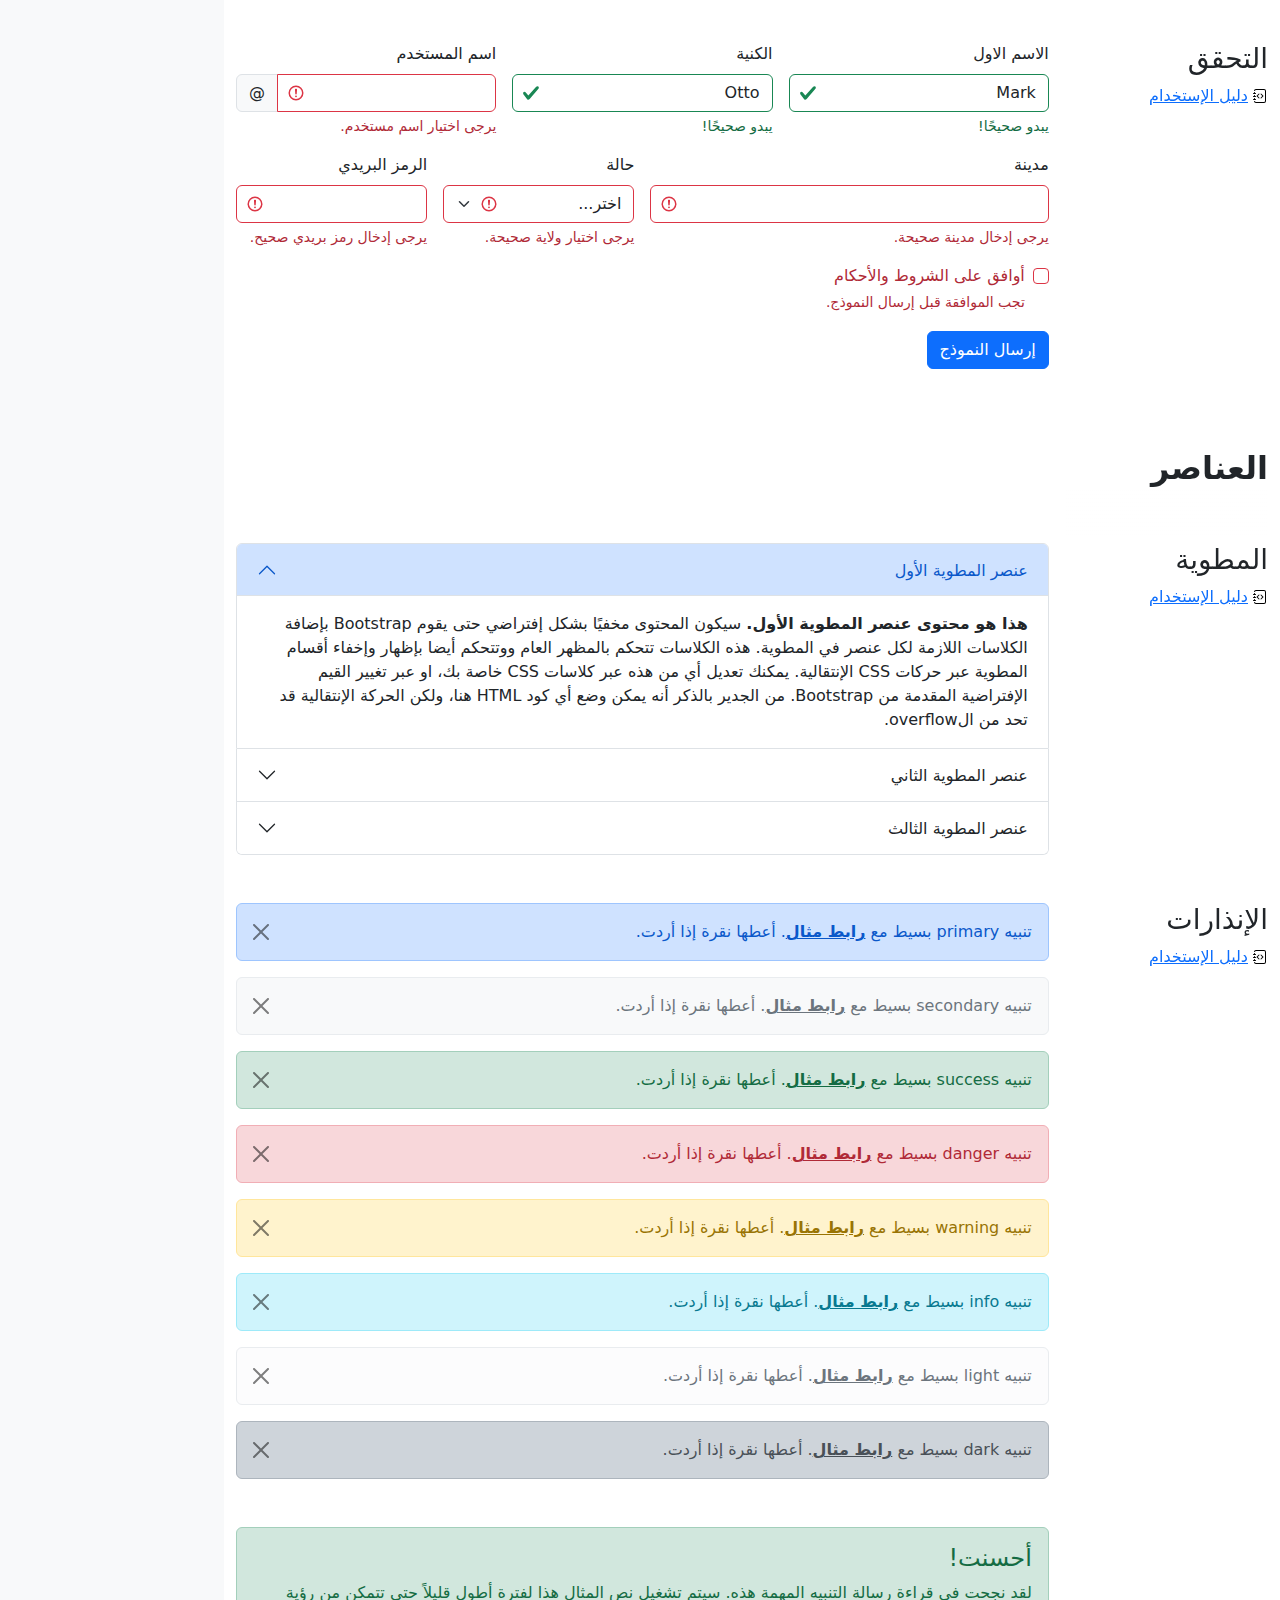
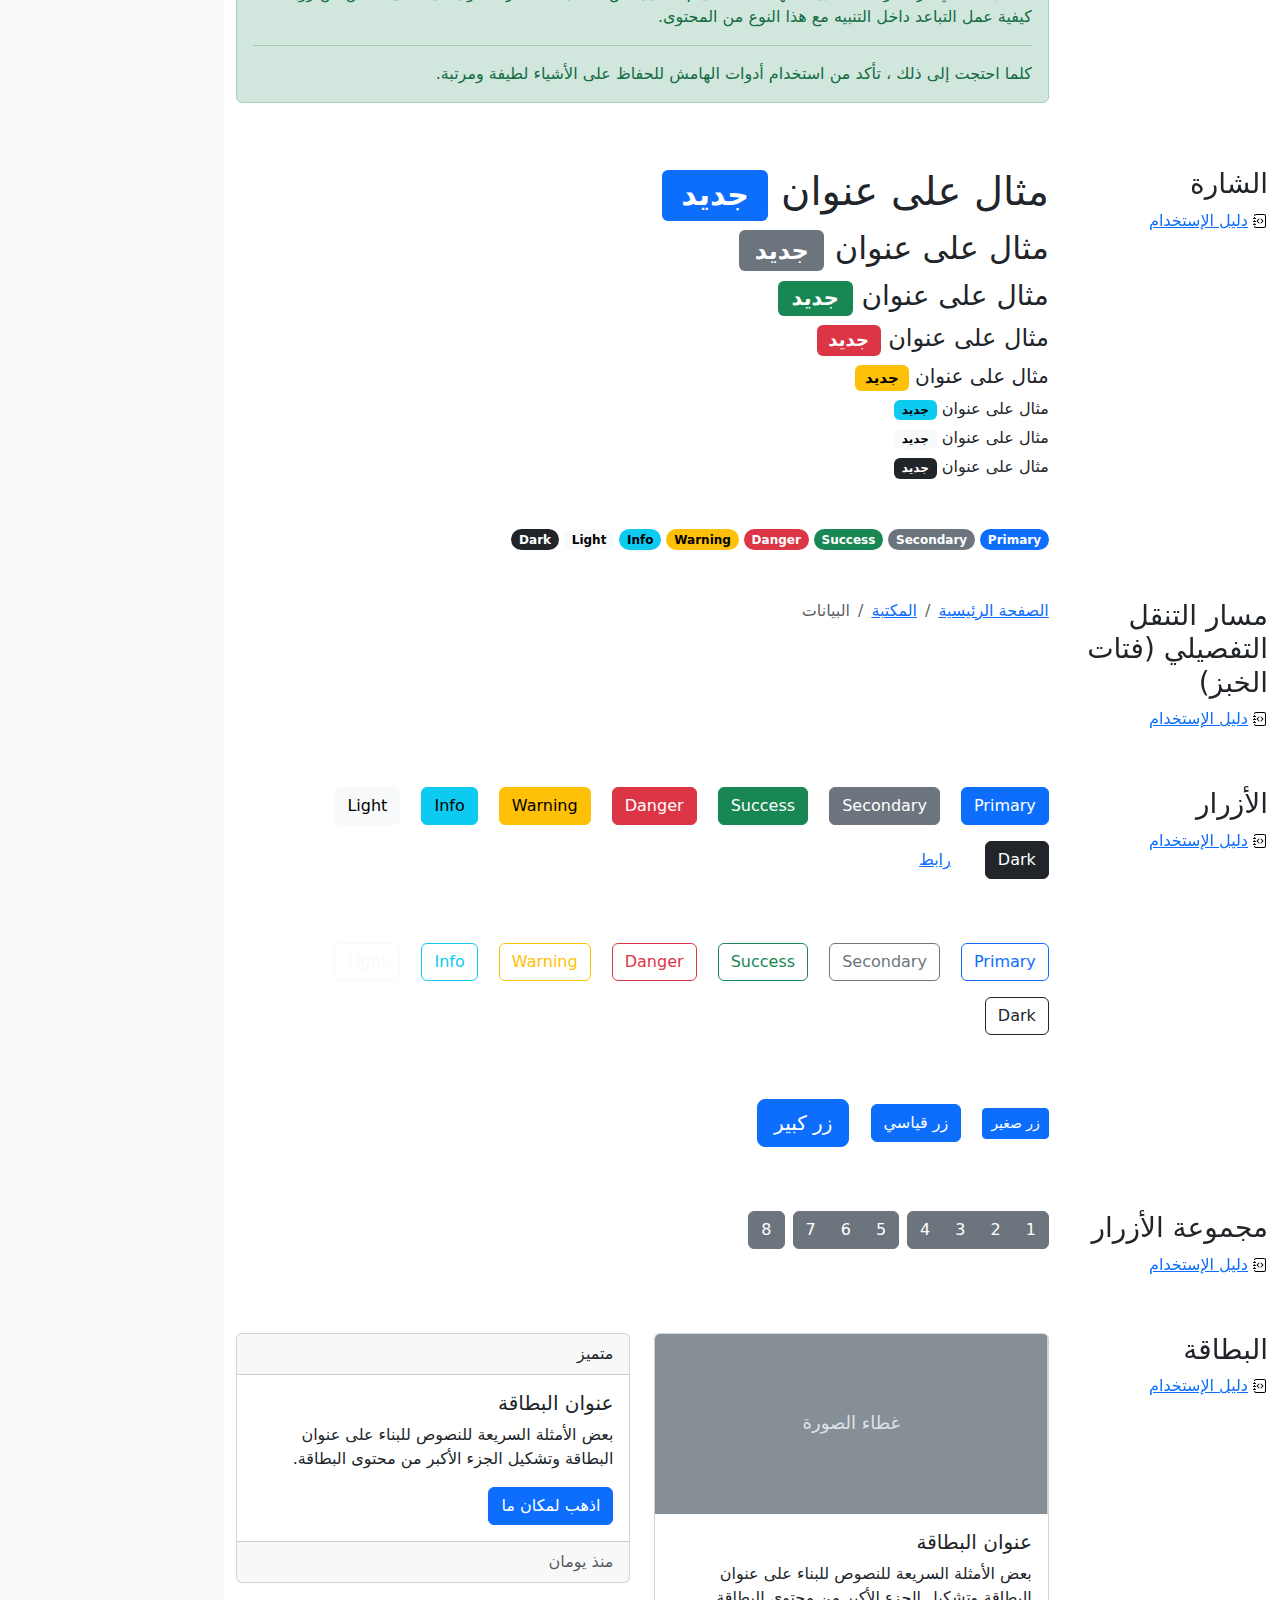
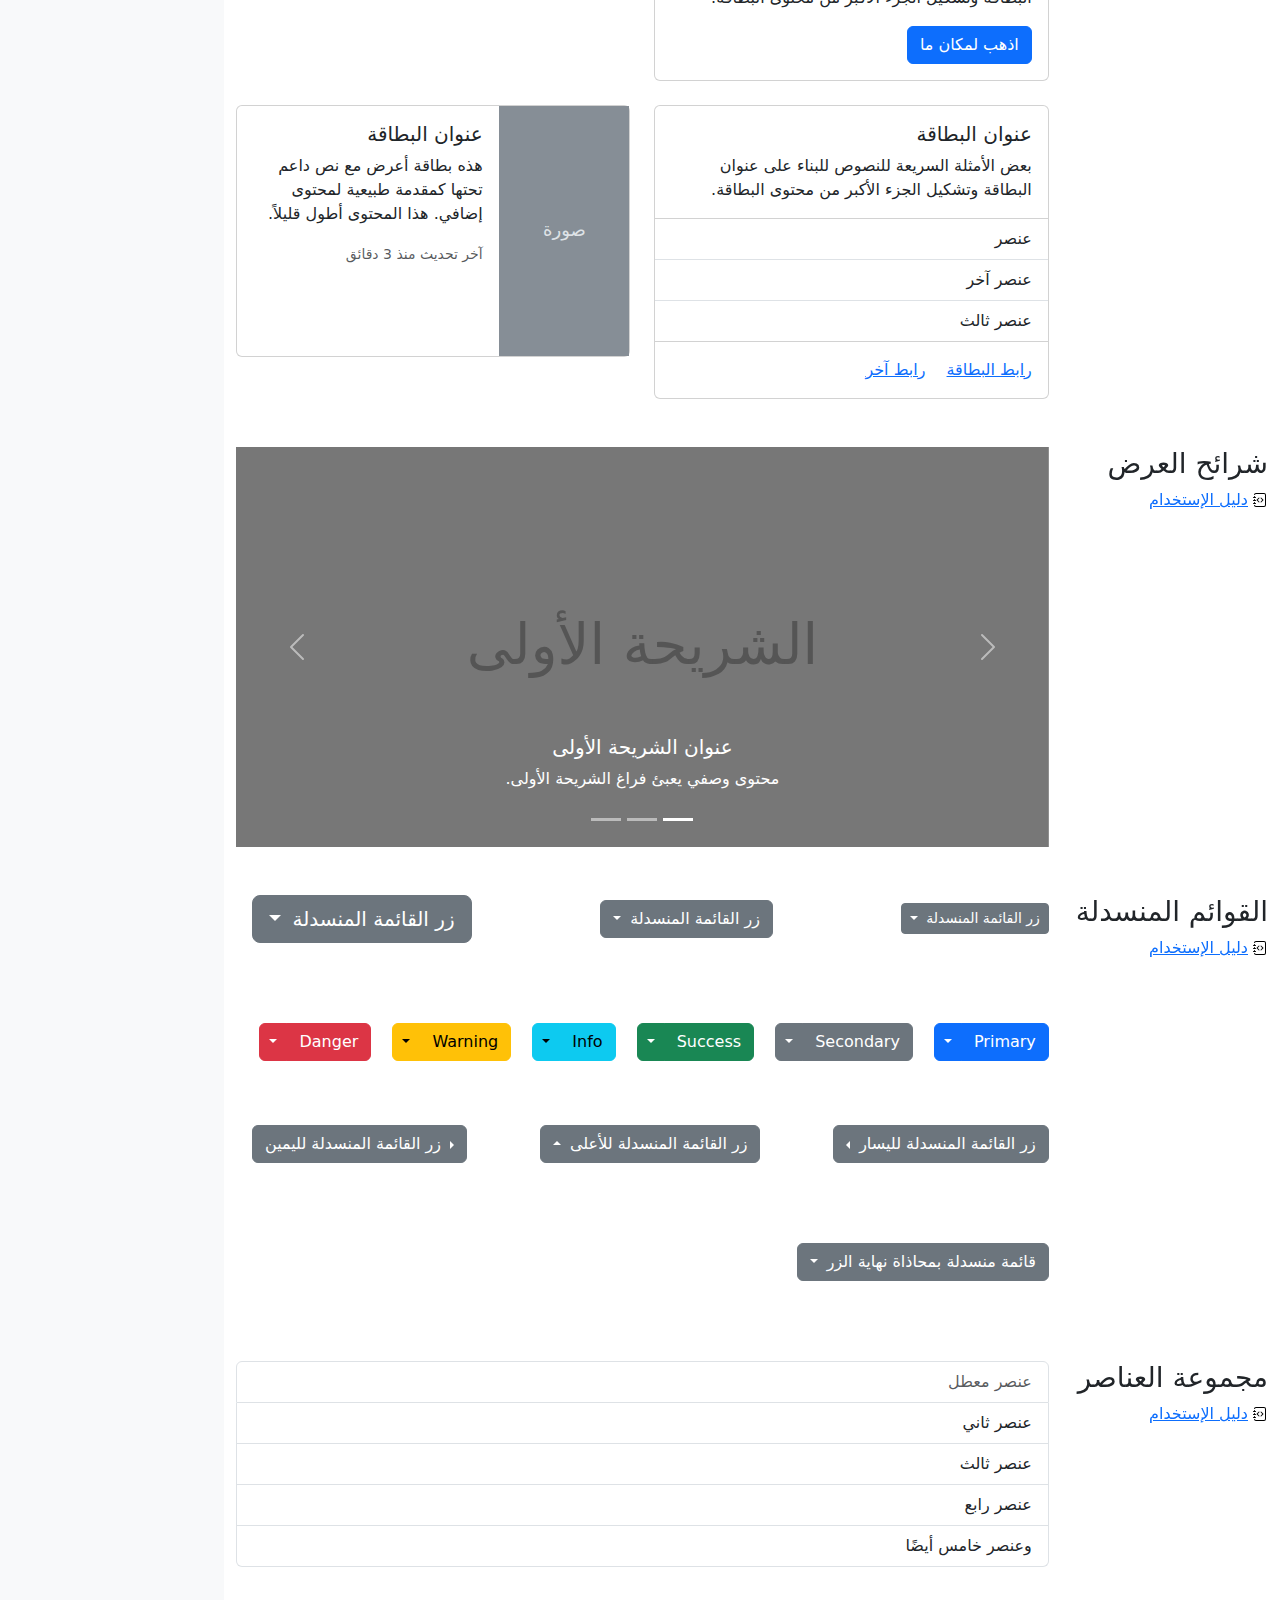
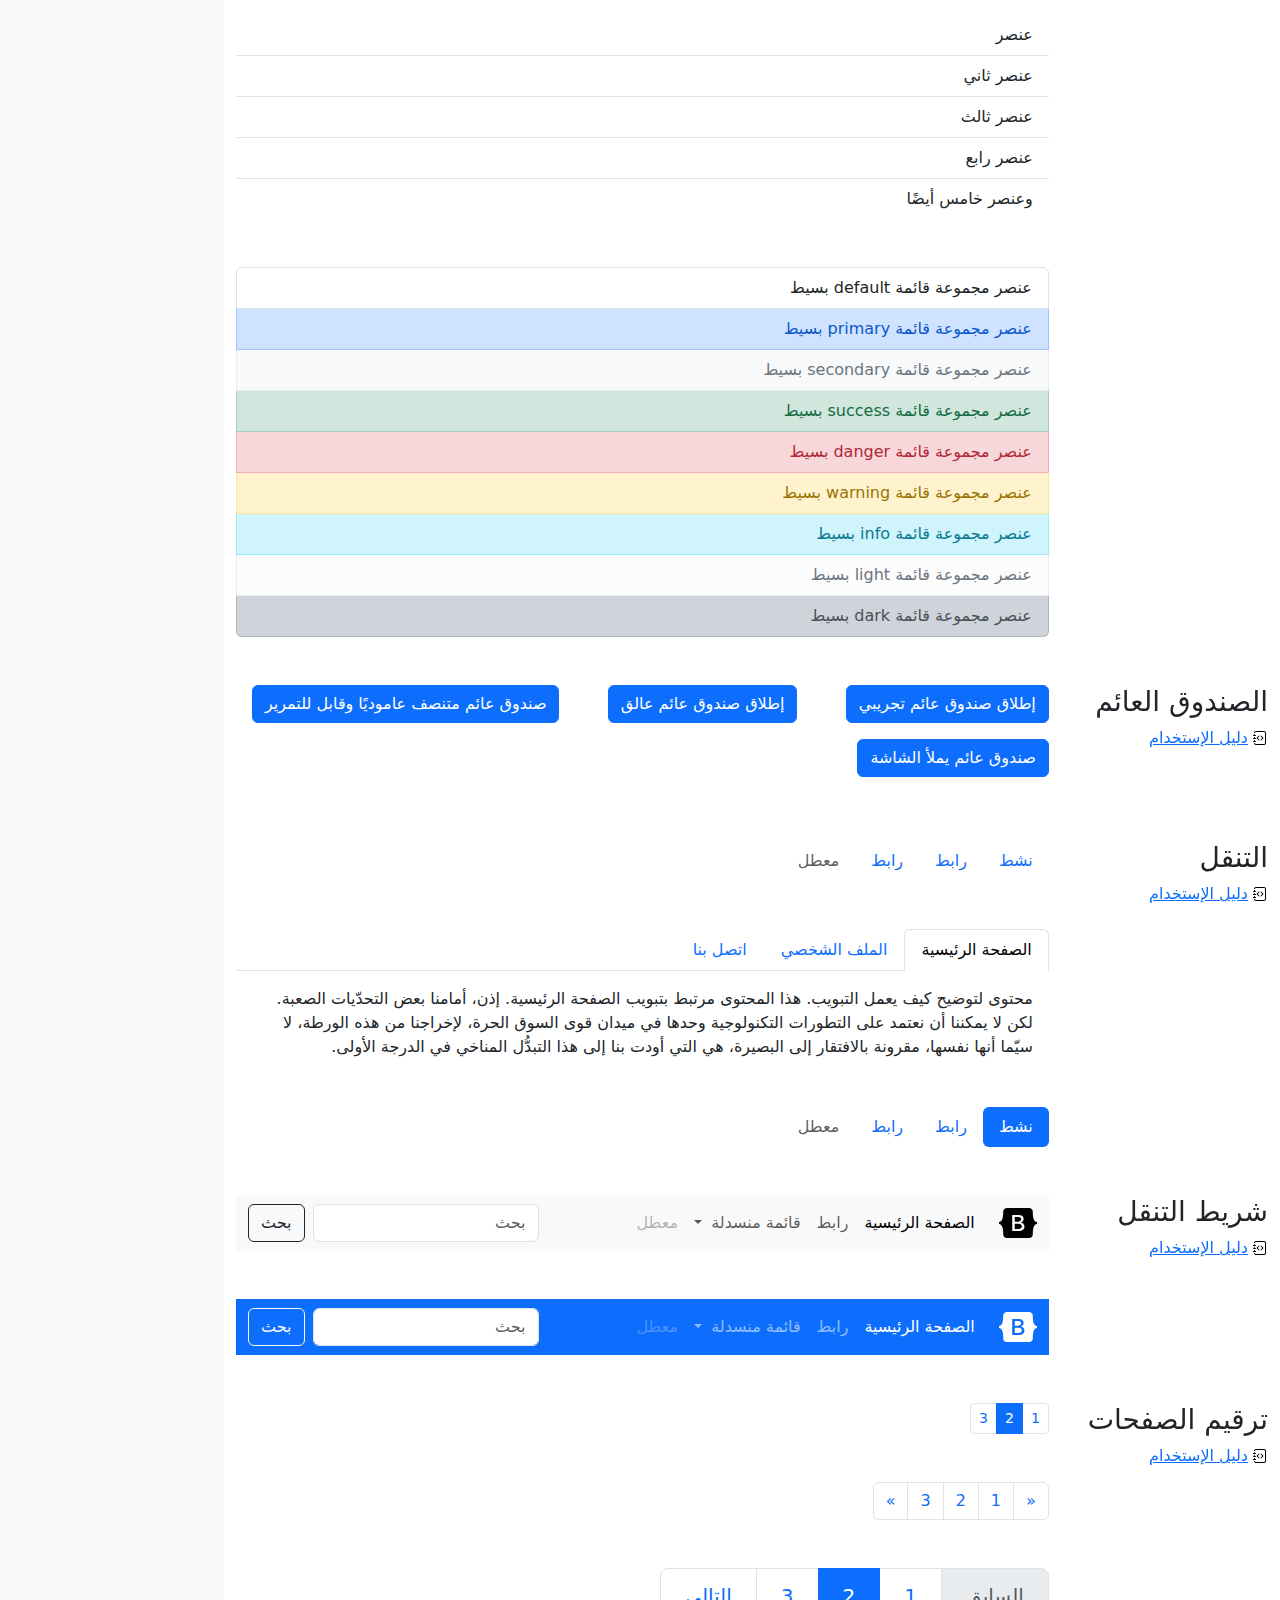
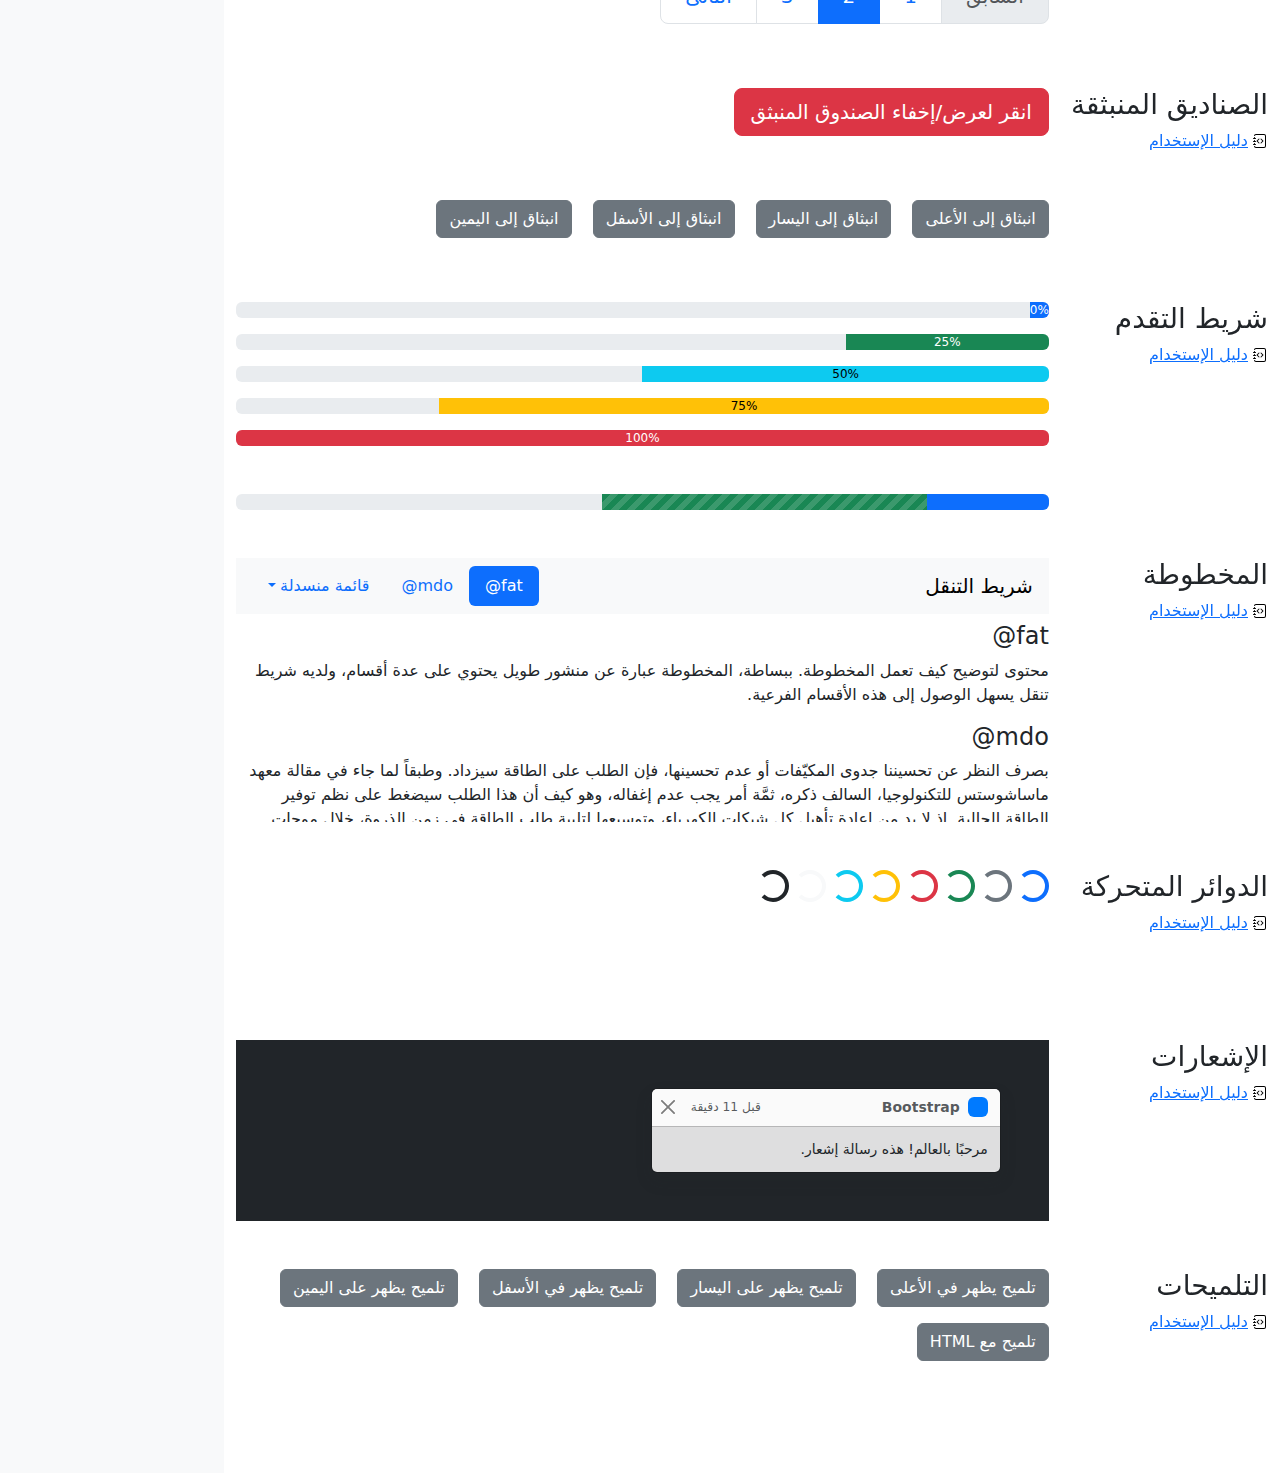
<file: bootstrap-5.3.0-alpha1-examples/cheatsheet-rtl/index.html>
<!doctype html>
<html lang="ar" dir="rtl">
  <head>
    <meta charset="utf-8">
    <meta name="viewport" content="width=device-width, initial-scale=1">
    <meta name="description" content="">
    <meta name="author" content="Mark Otto, Jacob Thornton, and Bootstrap contributors">
    <meta name="generator" content="Hugo 0.108.0">
    <title>ورقة الغش · Bootstrap v5.3</title>

    <link rel="canonical" href="https://getbootstrap.com/docs/5.3/examples/cheatsheet-rtl/">

    

    

<link href="../assets/dist/css/bootstrap.rtl.min.css" rel="stylesheet">

    <style>
      .bd-placeholder-img {
        font-size: 1.125rem;
        text-anchor: middle;
        -webkit-user-select: none;
        -moz-user-select: none;
        user-select: none;
      }

      @media (min-width: 768px) {
        .bd-placeholder-img-lg {
          font-size: 3.5rem;
        }
      }

      .b-example-divider {
        height: 3rem;
        background-color: rgba(0, 0, 0, .1);
        border: solid rgba(0, 0, 0, .15);
        border-width: 1px 0;
        box-shadow: inset 0 .5em 1.5em rgba(0, 0, 0, .1), inset 0 .125em .5em rgba(0, 0, 0, .15);
      }

      .b-example-vr {
        flex-shrink: 0;
        width: 1.5rem;
        height: 100vh;
      }

      .bi {
        vertical-align: -.125em;
        fill: currentColor;
      }

      .nav-scroller {
        position: relative;
        z-index: 2;
        height: 2.75rem;
        overflow-y: hidden;
      }

      .nav-scroller .nav {
        display: flex;
        flex-wrap: nowrap;
        padding-bottom: 1rem;
        margin-top: -1px;
        overflow-x: auto;
        text-align: center;
        white-space: nowrap;
        -webkit-overflow-scrolling: touch;
      }
    </style>

    
    <!-- Custom styles for this template -->
    <link href="../cheatsheet/cheatsheet.rtl.css" rel="stylesheet">
  </head>
  <body class="bg-light">
    
<header class="bd-header bg-dark py-3 d-flex align-items-stretch border-bottom border-dark">
  <div class="container-fluid d-flex align-items-center">
    <h1 class="d-flex align-items-center fs-4 text-white mb-0">
      <img src="../assets/brand/bootstrap-logo-white.svg" width="38" height="30" class="me-3" alt="Bootstrap">
      ورقة الغش
    </h1>
    <a href="../examples/cheatsheet/" class="ms-auto link-light" hreflang="en">جدول بيانات LTR</a>
  </div>
</header>
<aside class="bd-aside sticky-xl-top text-muted align-self-start mb-3 mb-xl-5 px-2">
  <h2 class="h6 pt-4 pb-3 mb-4 border-bottom">على هذه الصفحة</h2>
  <nav class="small" id="toc">
    <ul class="list-unstyled">
      <li class="my-2">
        <button class="btn d-inline-flex align-items-center collapsed border-0" data-bs-toggle="collapse" aria-expanded="false" data-bs-target="#contents-collapse" aria-controls="contents-collapse">المحتوى</button>
        <ul class="list-unstyled ps-3 collapse" id="contents-collapse">
          <li><a class="d-inline-flex align-items-center rounded text-decoration-none" href="#typography">النصوص</a></li>
          <li><a class="d-inline-flex align-items-center rounded text-decoration-none" href="#images">الصور</a></li>
          <li><a class="d-inline-flex align-items-center rounded text-decoration-none" href="#tables">الجداول</a></li>
          <li><a class="d-inline-flex align-items-center rounded text-decoration-none" href="#figures">النماذج البيانية</a></li>
        </ul>
      </li>
      <li class="my-2">
        <button class="btn d-inline-flex align-items-center collapsed border-0" data-bs-toggle="collapse" aria-expanded="false" data-bs-target="#forms-collapse" aria-controls="forms-collapse">النماذج</button>
        <ul class="list-unstyled ps-3 collapse" id="forms-collapse">
          <li><a class="d-inline-flex align-items-center rounded text-decoration-none" href="#overview">نظرة عامة</a></li>
          <li><a class="d-inline-flex align-items-center rounded text-decoration-none" href="#disabled-forms">الحقول المعطلة</a></li>
          <li><a class="d-inline-flex align-items-center rounded text-decoration-none" href="#sizing">الأحجام</a></li>
          <li><a class="d-inline-flex align-items-center rounded text-decoration-none" href="#input-group">مجموعة الإدخال</a></li>
          <li><a class="d-inline-flex align-items-center rounded text-decoration-none" href="#floating-labels">الحقول ذوي العناوين العائمة</a></li>
          <li><a class="d-inline-flex align-items-center rounded text-decoration-none" href="#validation">التحقق</a></li>
        </ul>
      </li>
      <li class="my-2">
        <button class="btn d-inline-flex align-items-center collapsed border-0" data-bs-toggle="collapse" aria-expanded="false" data-bs-target="#components-collapse" aria-controls="components-collapse">مكونات</button>
        <ul class="list-unstyled ps-3 collapse" id="components-collapse">
          <li><a class="d-inline-flex align-items-center rounded text-decoration-none" href="#accordion">المطوية</a></li>
          <li><a class="d-inline-flex align-items-center rounded text-decoration-none" href="#alerts">الإنذارات</a></li>
          <li><a class="d-inline-flex align-items-center rounded text-decoration-none" href="#badge">الشارة</a></li>
          <li><a class="d-inline-flex align-items-center rounded text-decoration-none" href="#breadcrumb">مسار التنقل التفصيلي</a></li>
          <li><a class="d-inline-flex align-items-center rounded text-decoration-none" href="#buttons">الأزرار</a></li>
          <li><a class="d-inline-flex align-items-center rounded text-decoration-none" href="#button-group">مجموعة الأزرار</a></li>
          <li><a class="d-inline-flex align-items-center rounded text-decoration-none" href="#card">البطاقة</a></li>
          <li><a class="d-inline-flex align-items-center rounded text-decoration-none" href="#carousel">شرائح العرض</a></li>
          <li><a class="d-inline-flex align-items-center rounded text-decoration-none" href="#dropdowns">القوائم المنسدلة</a></li>
          <li><a class="d-inline-flex align-items-center rounded text-decoration-none" href="#list-group">مجموعة العناصر</a></li>
          <li><a class="d-inline-flex align-items-center rounded text-decoration-none" href="#modal">الصندوق العائم</a></li>
          <li><a class="d-inline-flex align-items-center rounded text-decoration-none" href="#navs">التنقل</a></li>
          <li><a class="d-inline-flex align-items-center rounded text-decoration-none" href="#navbar">شريط التنقل</a></li>
          <li><a class="d-inline-flex align-items-center rounded text-decoration-none" href="#pagination">ترقيم الصفحات</a></li>
          <li><a class="d-inline-flex align-items-center rounded text-decoration-none" href="#popovers">الصناديق المنبثقة</a></li>
          <li><a class="d-inline-flex align-items-center rounded text-decoration-none" href="#progress">شريط التقدم</a></li>
          <li><a class="d-inline-flex align-items-center rounded text-decoration-none" href="#scrollspy">المخطوطة</a></li>
          <li><a class="d-inline-flex align-items-center rounded text-decoration-none" href="#spinners">الدوائر المتحركة</a></li>
          <li><a class="d-inline-flex align-items-center rounded text-decoration-none" href="#toasts">الإشعارات</a></li>
          <li><a class="d-inline-flex align-items-center rounded text-decoration-none" href="#tooltips">التلميحات</a></li>
        </ul>
      </li>
    </ul>
  </nav>
</aside>
<div class="bd-cheatsheet container-fluid bg-body">
  <section id="content">
    <h2 class="sticky-xl-top fw-bold pt-3 pt-xl-5 pb-2 pb-xl-3">المحتوى</h2>

    <article class="my-3" id="typography">
      <div class="bd-heading sticky-xl-top align-self-start mt-5 mb-3 mt-xl-0 mb-xl-2">
        <h3>النصوص</h3>
        <a class="d-flex align-items-center" hreflang="en" href="../content/typography/">دليل الإستخدام</a>
      </div>

      <div>
        <div class="bd-example-snippet bd-code-snippet"><div class="bd-example">
        <p class="display-1">العرض 1</p>
        <p class="display-2">العرض 2</p>
        <p class="display-3">العرض 3</p>
        <p class="display-4">العرض 4</p>
        <p class="display-5">العرض 5</p>
        <p class="display-6">العرض 6</p>
        </div></div>


        <div class="bd-example-snippet bd-code-snippet"><div class="bd-example">
        <p class="h1">عنوان 1</p>
        <p class="h2">عنوان 2</p>
        <p class="h3">عنوان 3</p>
        <p class="h4">عنوان 4</p>
        <p class="h5">عنوان 5</p>
        <p class="h6">عنوان 6</p>
        </div></div>


        <div class="bd-example-snippet bd-code-snippet"><div class="bd-example">
        <p class="lead">
          هذه قطعة إملائية متميزة، فهي مصممة لتكون بارزة من بين القطع الإملائية الأخرى.
        </p>
        </div></div>


        <div class="bd-example-snippet bd-code-snippet"><div class="bd-example">
        <p>يمكنك استخدام تصنيف mark <mark>لتحديد</mark> نص.</p>
        <p><del>من المفترض أن يتم التعامل مع هذا السطر كنص محذوف.</del></p>
        <p><s>من المفترض أن يتم التعامل مع هذا السطر على أنه لم يعد دقيقًا.</s></p>
        <p><ins>من المفترض أن يتم التعامل مع هذا السطر كإضافة إلى المستند.</ins></p>
        <p><u>سيتم عرض النص في هذا السطر كما وتحته خط.</u></p>
        <p><small>من المفترض أن يتم التعامل مع هذا السطر على أنه يحوي تفاصيل صغيرة.</small></p>
        <p><strong>هذا السطر يحوي نص عريض.</strong></p>
        <p><em>هذا السطر يحوي نص مائل.</em></p>
        </div></div>


        <div class="bd-example-snippet bd-code-snippet"><div class="bd-example">
        <hr>
        </div></div>


        <div class="bd-example-snippet bd-code-snippet"><div class="bd-example">
        <blockquote class="blockquote">
          <p>إقتباس مبهر، موضوع في عنصر blockquote</p>
          <footer class="blockquote-footer">شخص مشهور في <cite title= "عنوان المصدر"> عنوان المصدر </cite></footer>
        </blockquote>
        </div></div>


        <div class="bd-example-snippet bd-code-snippet"><div class="bd-example">
        <ul class="list-unstyled">
          <li>هذه قائمة عناصر.</li>
          <li>بالرغم من أنها مصممة كي لا تظهر كذلك.</li>
          <li>إلا أنها مجهزة كـ قائمة خلف الكواليس</li>
          <li>هذا التصميم ينطبق فقد على القائمة الرئيسية</li>
          <li>القوائم الفرعية
            <ul>
              <li>لا تتأثر بهذا التصميم</li>
              <li>فهي تظهر عليها علامات الترقيم</li>
              <li>وتحتوي على مساحة فارغة بجوارها</li>
            </ul>
          </li>
          <li>قد يكون هذا التصميم مفيدًا في بعض الأحيان.</li>
        </ul>
        </div></div>


        <div class="bd-example-snippet bd-code-snippet"><div class="bd-example">
        <ul class="list-inline">
          <li class="list-inline-item">هذا عنصر في قائمة.</li>
          <li class="list-inline-item">وهذا أيضًا.</li>
          <li class="list-inline-item">لكنهم يظهرون متجاورين.</li>
        </ul>
        </div></div>

      </div>
    </article>
    <article class="my-3" id="images">
      <div class="bd-heading sticky-xl-top align-self-start mt-5 mb-3 mt-xl-0 mb-xl-2">
        <h3>الصور</h3>
        <a class="d-flex align-items-center" hreflang="en" href="../content/images/">دليل الإستخدام</a>
      </div>

      <div>
        <div class="bd-example-snippet bd-code-snippet"><div class="bd-example">
        <svg class="bd-placeholder-img bd-placeholder-img-lg img-fluid" width="100%" height="250" xmlns="http://www.w3.org/2000/svg" role="img" aria-label="Placeholder: صورة مستجيبة" preserveAspectRatio="xMidYMid slice" focusable="false"><title>Placeholder</title><rect width="100%" height="100%" fill="#868e96"/><text x="50%" y="50%" fill="#dee2e6" dy=".3em">صورة مستجيبة</text></svg>
        </div></div>


        <div class="bd-example-snippet bd-code-snippet"><div class="bd-example">
        <svg class="bd-placeholder-img img-thumbnail" width="200" height="200" xmlns="http://www.w3.org/2000/svg" role="img" aria-label="صورة عنصر نائب مربع عام مع حدود بيضاء حولها ، مما يجعلها تشبه صورة تم التقاطها بكاميرا فورية قديمة: 200x200" preserveAspectRatio="xMidYMid slice" focusable="false"><title>صورة عنصر نائب مربع عام مع حدود بيضاء حولها ، مما يجعلها تشبه صورة تم التقاطها بكاميرا فورية قديمة</title><rect width="100%" height="100%" fill="#868e96"/><text x="50%" y="50%" fill="#dee2e6" dy=".3em">200x200</text></svg>
        </div></div>

      </div>
    </article>
    <article class="my-3" id="tables">
      <div class="bd-heading sticky-xl-top align-self-start mt-5 mb-3 mt-xl-0 mb-xl-2">
        <h3>الجداول</h3>
        <a class="d-flex align-items-center" hreflang="en" href="../content/tables/">دليل الإستخدام</a>
      </div>

      <div>
        <div class="bd-example-snippet bd-code-snippet"><div class="bd-example">
        <table class="table table-striped">
          <thead>
          <tr>
            <th scope="col">#</th>
            <th scope="col">الاسم الاول</th>
            <th scope="col">الكنية</th>
            <th scope="col">الاسم المستعار</th>
          </tr>
          </thead>
          <tbody>
          <tr>
            <th scope="row">1</th>
            <td>Mark</td>
            <td>Otto</td>
            <td><bdo lang="en" dir="ltr">@mdo</bdo></td>
          </tr>
          <tr>
            <th scope="row">2</th>
            <td>Jacob</td>
            <td>Thornton</td>
            <td><bdo lang="en" dir="ltr">@fat</bdo></td>
          </tr>
          <tr>
            <th scope="row">3</th>
            <td colspan="2">Larry the Bird</td>
            <td><bdo lang="en" dir="ltr">@twitter</bdo></td>
          </tr>
          </tbody>
        </table>
        </div></div>


        <div class="bd-example-snippet bd-code-snippet"><div class="bd-example">
        <table class="table table-dark table-borderless">
          <thead>
          <tr>
            <th scope="col">#</th>
            <th scope="col">الاسم الاول</th>
            <th scope="col">الكنية</th>
            <th scope="col">الاسم المستعار</th>
          </tr>
          </thead>
          <tbody>
          <tr>
            <th scope="row">1</th>
            <td>Mark</td>
            <td>Otto</td>
            <td><bdo lang="en" dir="ltr">@mdo</bdo></td>
          </tr>
          <tr>
            <th scope="row">2</th>
            <td>Jacob</td>
            <td>Thornton</td>
            <td><bdo lang="en" dir="ltr">@fat</bdo></td>
          </tr>
          <tr>
            <th scope="row">3</th>
            <td colspan="2">Larry the Bird</td>
            <td><bdo lang="en" dir="ltr">@twitter</bdo></td>
          </tr>
          </tbody>
        </table>
        </div></div>


        <div class="bd-example-snippet bd-code-snippet"><div class="bd-example">
        <table class="table table-hover">
          <thead>
          <tr>
            <th scope="col">Class</th>
            <th scope="col">عنوان</th>
            <th scope="col">عنوان</th>
          </tr>
          </thead>
          <tbody>
          <tr>
            <th scope="row">Default</th>
            <td>خلية</td>
            <td>خلية</td>
          </tr>
          
          <tr class="table-primary">
            <th scope="row">Primary</th>
            <td>خلية</td>
            <td>خلية</td>
          </tr>
          <tr class="table-secondary">
            <th scope="row">Secondary</th>
            <td>خلية</td>
            <td>خلية</td>
          </tr>
          <tr class="table-success">
            <th scope="row">Success</th>
            <td>خلية</td>
            <td>خلية</td>
          </tr>
          <tr class="table-danger">
            <th scope="row">Danger</th>
            <td>خلية</td>
            <td>خلية</td>
          </tr>
          <tr class="table-warning">
            <th scope="row">Warning</th>
            <td>خلية</td>
            <td>خلية</td>
          </tr>
          <tr class="table-info">
            <th scope="row">Info</th>
            <td>خلية</td>
            <td>خلية</td>
          </tr>
          <tr class="table-light">
            <th scope="row">Light</th>
            <td>خلية</td>
            <td>خلية</td>
          </tr>
          <tr class="table-dark">
            <th scope="row">Dark</th>
            <td>خلية</td>
            <td>خلية</td>
          </tr>
          </tbody>
        </table>
        </div></div>


        <div class="bd-example-snippet bd-code-snippet"><div class="bd-example">
        <table class="table table-sm table-bordered">
          <thead>
          <tr>
            <th scope="col">#</th>
            <th scope="col">الاسم الاول</th>
            <th scope="col">الكنية</th>
            <th scope="col">الاسم المستعار</th>
          </tr>
          </thead>
          <tbody>
          <tr>
            <th scope="row">1</th>
            <td>Mark</td>
            <td>Otto</td>
            <td><bdo lang="en" dir="ltr">@mdo</bdo></td>
          </tr>
          <tr>
            <th scope="row">2</th>
            <td>Jacob</td>
            <td>Thornton</td>
            <td><bdo lang="en" dir="ltr">@fat</bdo></td>
          </tr>
          <tr>
            <th scope="row">3</th>
            <td colspan="2">Larry the Bird</td>
            <td><bdo lang="en" dir="ltr">@twitter</bdo></td>
          </tr>
          </tbody>
        </table>
        </div></div>

      </div>
    </article>
    <article class="my-3" id="figures">
      <div class="bd-heading sticky-xl-top align-self-start mt-5 mb-3 mt-xl-0 mb-xl-2">
        <h3>النماذج البيانية</h3>
        <a class="d-flex align-items-center" hreflang="en" href="../content/figures/">دليل الإستخدام</a>
      </div>

      <div>
        <div class="bd-example-snippet bd-code-snippet"><div class="bd-example">
        <figure class="figure">
          <svg class="bd-placeholder-img figure-img img-fluid rounded" width="400" height="300" xmlns="http://www.w3.org/2000/svg" role="img" aria-label="Placeholder: 400x300" preserveAspectRatio="xMidYMid slice" focusable="false"><title>Placeholder</title><rect width="100%" height="100%" fill="#868e96"/><text x="50%" y="50%" fill="#dee2e6" dy=".3em">400x300</text></svg>
          <figcaption class="figure-caption">شرح للصورة أعلاه.</figcaption>
        </figure>
        </div></div>

      </div>
    </article>
  </section>

  <section id="forms">
    <h2 class="sticky-xl-top fw-bold pt-3 pt-xl-5 pb-2 pb-xl-3">النماذج</h2>

    <article class="my-3" id="overview">
      <div class="bd-heading sticky-xl-top align-self-start mt-5 mb-3 mt-xl-0 mb-xl-2">
        <h3>نظرة عامة</h3>
        <a class="d-flex align-items-center" hreflang="en" href="../forms/overview/">دليل الإستخدام</a>
      </div>

      <div>
        <div class="bd-example-snippet bd-code-snippet"><div class="bd-example">
        <form>
          <div class="mb-3">
            <label for="exampleInputEmail1" class="form-label">البريد الإلكتروني</label>
            <input type="email" class="form-control" id="exampleInputEmail1" aria-describedby="emailHelp">
            <div id="emailHelp" class="form-text">لن نقوم بمشاركة بريدك الإلكتروني مع أي شخص آخر.</div>
          </div>
          <div class="mb-3">
            <label for="exampleInputPassword1" class="form-label">كلمة السر</label>
            <input type="password" class="form-control" id="exampleInputPassword1">
          </div>
          <div class="mb-3">
            <label for="exampleSelect" class="form-label">قائمة اختيار</label>
            <select class="form-select" id="exampleSelect">
              <option selected>افتح قائمة الاختيار هذه</option>
              <option value="1">واحد</option>
              <option value="2">اثنان</option>
              <option value="3">ثلاثة</option>
            </select>
          </div>
          <div class="mb-3 form-check">
            <input type="checkbox" class="form-check-input" id="exampleCheck1">
            <label class="form-check-label" for="exampleCheck1">اخترني</label>
          </div>
          <fieldset class="mb-3">
            <legend>أزرار الاختيار الأحادي</legend>
            <div class="form-check">
              <input type="radio" name="radios" class="form-check-input" id="exampleRadio1" checked>
              <label class="form-check-label" for="exampleRadio1">الخيار الافتراضي</label>
            </div>
            <div class="mb-3 form-check">
              <input type="radio" name="radios" class="form-check-input" id="exampleRadio2">
              <label class="form-check-label" for="exampleRadio2">خيار آخر</label>
            </div>
          </fieldset>
          <div class="mb-3">
            <label class="form-label" for="customFile">رفع</label>
            <input type="file" class="form-control" id="customFile">
          </div>
          <div class="mb-3 form-check form-switch">
            <input class="form-check-input" type="checkbox" role="switch" id="flexSwitchCheckChecked" checked>
            <label class="form-check-label" for="flexSwitchCheckChecked">زر على شكل مفتاح اختيار.</label>
          </div>
          <div class="mb-3">
            <label for="customRange3" class="form-label">مثال على حقل اختيار نطاقي</label>
            <input type="range" class="form-range" min="0" max="5" step="0.5" id="customRange3">
          </div>
          <button type="submit" class="btn btn-primary">إرسال</button>
        </form>
        </div></div>

      </div>
    </article>
    <article class="my-3" id="disabled-forms">
      <div class="bd-heading sticky-xl-top align-self-start mt-5 mb-3 mt-xl-0 mb-xl-2">
        <h3>الحقول المعطلة</h3>
        <a class="d-flex align-items-center" hreflang="en" href="../forms/overview/#disabled-forms">دليل الإستخدام</a>
      </div>

      <div>
        <div class="bd-example-snippet bd-code-snippet"><div class="bd-example">
        <form>
          <fieldset disabled aria-label="مثال على مجموعة الحقول المعطلة">
            <div class="mb-3">
              <label for="disabledTextInput" class="form-label">حقل إدخال معطل</label>
              <input type="text" id="disabledTextInput" class="form-control" placeholder="حقل إدخال معطل">
            </div>
            <div class="mb-3">
              <label for="disabledSelect" class="form-label">قائمة اختيار معطلة</label>
              <select id="disabledSelect" class="form-select">
                <option>خيار معطل</option>
              </select>
            </div>
            <div class="mb-3">
              <div class="form-check">
                <input class="form-check-input" type="checkbox" id="disabledFieldsetCheck" disabled>
                <label class="form-check-label" for="disabledFieldsetCheck">
                  زر اختيار معطل
                </label>
              </div>
            </div>
            <fieldset class="mb-3">
              <legend>أزرار اختيار أحادي معطلين</legend>
              <div class="form-check">
                <input type="radio" name="radios" class="form-check-input" id="disabledRadio1" disabled>
                <label class="form-check-label" for="disabledRadio1">خيار معطل</label>
              </div>
              <div class="mb-3 form-check">
                <input type="radio" name="radios" class="form-check-input" id="disabledRadio2" disabled>
                <label class="form-check-label" for="disabledRadio2">خيار آخر معطل</label>
              </div>
            </fieldset>
            <div class="mb-3">
              <label class="form-label" for="disabledCustomFile">رفع معطل</label>
              <input type="file" class="form-control" id="disabledCustomFile" disabled>
            </div>
            <div class="mb-3 form-check form-switch">
              <input class="form-check-input" type="checkbox" role="switch" id="disabledSwitchCheckChecked" checked disabled>
              <label class="form-check-label" for="disabledSwitchCheckChecked">زر معطل على شكل مفتاح اختيار.</label>
            </div>
            <div class="mb-3">
              <label for="disabledRange" class="form-label">حقل اختيار نطاقي معطل</label>
              <input type="range" class="form-range" min="0" max="5" step="0.5" id="disabledRange">
            </div>
            <button type="submit" class="btn btn-primary">إرسال</button>
          </fieldset>
        </form>
        </div></div>

      </div>
    </article>
    <article class="my-3" id="sizing">
      <div class="bd-heading sticky-xl-top align-self-start mt-5 mb-3 mt-xl-0 mb-xl-2">
        <h3>الأحجام</h3>
        <a class="d-flex align-items-center" hreflang="en" href="../forms/form-control/#sizing">دليل الإستخدام</a>
      </div>

      <div>
        <div class="bd-example-snippet bd-code-snippet"><div class="bd-example">
        <div class="mb-3">
          <input class="form-control form-control-lg" type="text" placeholder="حقل إدخال كبير" aria-label=".form-control-lg مثال">
        </div>
        <div class="mb-3">
          <select class="form-select form-select-lg" aria-label=".form-select-lg مثال">
            <option selected>افتح قائمة الاختيار هذه</option>
            <option value="1">واحد</option>
            <option value="2">اثنان</option>
            <option value="3">ثلاثة</option>
          </select>
        </div>
        <div class="mb-3">
          <input type="file" class="form-control form-control-lg" aria-label="مثال على إدخال ملف كبير">
        </div>
        </div></div>


        <div class="bd-example-snippet bd-code-snippet"><div class="bd-example">
        <div class="mb-3">
          <input class="form-control form-control-sm" type="text" placeholder="حقل إدخال صغير" aria-label=".form-control-sm مثال">
        </div>
        <div class="mb-3">
          <select class="form-select form-select-sm" aria-label=".form-select-sm مثال">
            <option selected>افتح قائمة الاختيار هذه</option>
            <option value="1">واحد</option>
            <option value="2">اثنان</option>
            <option value="3">ثلاثة</option>
          </select>
        </div>
        <div class="mb-3">
          <input type="file" class="form-control form-control-sm" aria-label="مثال على إدخال ملف صغير">
        </div>
        </div></div>

      </div>
    </article>
    <article class="my-3" id="input-group">
      <div class="bd-heading sticky-xl-top align-self-start mt-5 mb-3 mt-xl-0 mb-xl-2">
        <h3>مجموعة الإدخال</h3>
        <a class="d-flex align-items-center" hreflang="en" href="../forms/input-group/">دليل الإستخدام</a>
      </div>

      <div>
        <div class="bd-example-snippet bd-code-snippet"><div class="bd-example">
        <div class="input-group mb-3">
          <span class="input-group-text" id="basic-addon1">أنا اسمي</span>
          <input type="text" class="form-control" placeholder="فلان الفلاني" aria-label="الاسم" aria-describedby="basic-addon1">
        </div>
        <div class="input-group mb-3">
          <input type="text" class="form-control" placeholder="أنا أحب الكعك والقهوة" aria-label="الطعام المفضل" aria-describedby="basic-addon2">
          <span class="input-group-text" id="basic-addon2">وغيرها</span>
        </div>
        <label for="basic-url" class="form-label">عنوان حسابك الشخصي</label>
        <div class="input-group mb-3">
          <input type="text" class="form-control" id="basic-url" aria-describedby="basic-addon3">
          <span class="input-group-text" id="basic-addon3"><bdo lang="en" dir="ltr">https://example.com/users/</bdo></span>
        </div>
        <div class="input-group mb-3">
          <span class="input-group-text"><bdo lang="en" dir="ltr">.00</bdo></span>
          <input type="text" class="form-control" aria-label="المبلغ (لأقرب دولار)">
          <span class="input-group-text">$</span>
        </div>
        <div class="input-group">
          <span class="input-group-text">مع textarea</span>
          <textarea class="form-control" aria-label="مع textarea"></textarea>
        </div>
        </div></div>

      </div>
    </article>
    <article class="my-3" id="floating-labels">
      <div class="bd-heading sticky-xl-top align-self-start mt-5 mb-3 mt-xl-0 mb-xl-2">
        <h3>الحقول ذوي العناوين العائمة</h3>
        <a class="d-flex align-items-center" href="../forms/floating-labels/">دليل الإستخدام</a>
      </div>

      <div>
        <div class="bd-example-snippet bd-code-snippet"><div class="bd-example">
        <form>
          <div class="form-floating mb-3">
            <input type="email" class="form-control" id="floatingInput" placeholder="name@example.com">
            <label for="floatingInput">البريد الالكتروني</label>
          </div>
          <div class="form-floating">
            <input type="password" class="form-control" id="floatingPassword" placeholder="كلمة السر">
            <label for="floatingPassword">كلمة السر</label>
          </div>
        </form>
        </div></div>

      </div>
    </article>
    <article class="my-3" id="validation">
      <div class="bd-heading sticky-xl-top align-self-start mt-5 mb-3 mt-xl-0 mb-xl-2">
        <h3>التحقق</h3>
        <a class="d-flex align-items-center" hreflang="en" href="../forms/validation/">دليل الإستخدام</a>
      </div>

      <div>
        <div class="bd-example-snippet bd-code-snippet"><div class="bd-example">
        <form class="row g-3">
          <div class="col-md-4">
            <label for="validationServer01" class="form-label">الاسم الاول</label>
            <input type="text" class="form-control is-valid" id="validationServer01" value="Mark" required>
            <div class="valid-feedback">
              يبدو صحيحًا!
            </div>
          </div>
          <div class="col-md-4">
            <label for="validationServer02" class="form-label">الكنية</label>
            <input type="text" class="form-control is-valid" id="validationServer02" value="Otto" required>
            <div class="valid-feedback">
              يبدو صحيحًا!
            </div>
          </div>
          <div class="col-md-4">
            <label for="validationServerUsername" class="form-label">اسم المستخدم</label>
            <div class="input-group has-validation">
              <input type="text" class="form-control is-invalid" id="validationServerUsername" aria-describedby="inputGroupPrepend3" required>
              <span class="input-group-text" id="inputGroupPrepend3">@</span>
              <div class="invalid-feedback">
                يرجى اختيار اسم مستخدم.
              </div>
            </div>
          </div>
          <div class="col-md-6">
            <label for="validationServer03" class="form-label">مدينة</label>
            <input type="text" class="form-control is-invalid" id="validationServer03" required>
            <div class="invalid-feedback">
              يرجى إدخال مدينة صحيحة.
            </div>
          </div>
          <div class="col-md-3">
            <label for="validationServer04" class="form-label">حالة</label>
            <select class="form-select is-invalid" id="validationServer04" required>
              <option selected disabled value="">اختر...</option>
              <option>...</option>
            </select>
            <div class="invalid-feedback">
              يرجى اختيار ولاية صحيحة.
            </div>
          </div>
          <div class="col-md-3">
            <label for="validationServer05" class="form-label">الرمز البريدي</label>
            <input type="text" class="form-control is-invalid" id="validationServer05" required>
            <div class="invalid-feedback">
              يرجى إدخال رمز بريدي صحيح.
            </div>
          </div>
          <div class="col-12">
            <div class="form-check">
              <input class="form-check-input is-invalid" type="checkbox" value="" id="invalidCheck3" required>
              <label class="form-check-label" for="invalidCheck3">
                أوافق على الشروط والأحكام
              </label>
              <div class="invalid-feedback">
                تجب الموافقة قبل إرسال النموذج.
              </div>
            </div>
          </div>
          <div class="col-12">
            <button class="btn btn-primary" type="submit">إرسال النموذج</button>
          </div>
        </form>
        </div></div>

      </div>
    </article>
  </section>

  <section id="components">
    <h2 class="sticky-xl-top fw-bold pt-3 pt-xl-5 pb-2 pb-xl-3">العناصر</h2>

    <article class="my-3" id="accordion">
      <div class="bd-heading sticky-xl-top align-self-start mt-5 mb-3 mt-xl-0 mb-xl-2">
        <h3>المطوية</h3>
        <a class="d-flex align-items-center" hreflang="en" href="../components/accordion/">دليل الإستخدام</a>
      </div>

      <div>
        <div class="bd-example-snippet bd-code-snippet"><div class="bd-example">
        <div class="accordion" id="accordionExample">
          <div class="accordion-item">
            <h4 class="accordion-header" id="headingOne">
              <button class="accordion-button" type="button" data-bs-toggle="collapse" data-bs-target="#collapseOne" aria-expanded="true" aria-controls="collapseOne">
                عنصر المطوية الأول
              </button>
            </h4>
            <div id="collapseOne" class="accordion-collapse collapse show" aria-labelledby="headingOne" data-bs-parent="#accordionExample">
              <div class="accordion-body">
                <strong>هذا هو محتوى عنصر المطوية الأول.</strong> سيكون المحتوى مخفيًا بشكل إفتراضي حتى يقوم Bootstrap بإضافة الكلاسات اللازمة لكل عنصر في المطوية. هذه الكلاسات تتحكم بالمظهر العام ووتتحكم أيضا بإظهار وإخفاء أقسام المطوية عبر حركات CSS الإنتقالية. يمكنك تعديل أي من هذه عبر كلاسات CSS خاصة بك، او عبر تغيير القيم الإفتراضية المقدمة من Bootstrap. من الجدير بالذكر أنه يمكن وضع أي كود HTML هنا، ولكن الحركة الإنتقالية قد تحد من الoverflow.
              </div>
            </div>
          </div>
          <div class="accordion-item">
            <h4 class="accordion-header" id="headingTwo">
              <button class="accordion-button collapsed" type="button" data-bs-toggle="collapse" data-bs-target="#collapseTwo" aria-expanded="false" aria-controls="collapseTwo">
                عنصر المطوية الثاني
              </button>
            </h4>
            <div id="collapseTwo" class="accordion-collapse collapse" aria-labelledby="headingTwo" data-bs-parent="#accordionExample">
              <div class="accordion-body">
                <strong>هذا هو محتوى عنصر المطوية الثاني.</strong> سيكون المحتوى مخفيًا بشكل إفتراضي حتى يقوم Bootstrap بإضافة الكلاسات اللازمة لكل عنصر في المطوية. هذه الكلاسات تتحكم بالمظهر العام ووتتحكم أيضا بإظهار وإخفاء أقسام المطوية عبر حركات CSS الإنتقالية. يمكنك تعديل أي من هذه عبر كلاسات CSS خاصة بك، او عبر تغيير القيم الإفتراضية المقدمة من Bootstrap. من الجدير بالذكر أنه يمكن وضع أي كود HTML هنا، ولكن الحركة الإنتقالية قد تحد من الoverflow.
              </div>
            </div>
          </div>
          <div class="accordion-item">
            <h4 class="accordion-header" id="headingThree">
              <button class="accordion-button collapsed" type="button" data-bs-toggle="collapse" data-bs-target="#collapseThree" aria-expanded="false" aria-controls="collapseThree">
                عنصر المطوية الثالث
              </button>
            </h4>
            <div id="collapseThree" class="accordion-collapse collapse" aria-labelledby="headingThree" data-bs-parent="#accordionExample">
              <div class="accordion-body">
                <strong>هذا هو محتوى عنصر المطوية الثالث.</strong> سيكون المحتوى مخفيًا بشكل إفتراضي حتى يقوم Bootstrap بإضافة الكلاسات اللازمة لكل عنصر في المطوية. هذه الكلاسات تتحكم بالمظهر العام ووتتحكم أيضا بإظهار وإخفاء أقسام المطوية عبر حركات CSS الإنتقالية. يمكنك تعديل أي من هذه عبر كلاسات CSS خاصة بك، او عبر تغيير القيم الإفتراضية المقدمة من Bootstrap. من الجدير بالذكر أنه يمكن وضع أي كود HTML هنا، ولكن الحركة الإنتقالية قد تحد من الoverflow.
              </div>
            </div>
          </div>
        </div>
        </div></div>

      </div>
    </article>
    <article class="my-3" id="alerts">
      <div class="bd-heading sticky-xl-top align-self-start mt-5 mb-3 mt-xl-0 mb-xl-2">
        <h3>الإنذارات</h3>
        <a class="d-flex align-items-center" hreflang="en" href="../components/alerts/">دليل الإستخدام</a>
      </div>

      <div>
        <div class="bd-example-snippet bd-code-snippet"><div class="bd-example">
        
        <div class="alert alert-primary alert-dismissible fade show" role="alert">
          تنبيه primary بسيط مع <a href="#" class="alert-link">رابط مثال</a>. أعطها نقرة إذا أردت.
          <button type="button" class="btn-close" data-bs-dismiss="alert" aria-label="قريب"></button>
        </div>
        <div class="alert alert-secondary alert-dismissible fade show" role="alert">
          تنبيه secondary بسيط مع <a href="#" class="alert-link">رابط مثال</a>. أعطها نقرة إذا أردت.
          <button type="button" class="btn-close" data-bs-dismiss="alert" aria-label="قريب"></button>
        </div>
        <div class="alert alert-success alert-dismissible fade show" role="alert">
          تنبيه success بسيط مع <a href="#" class="alert-link">رابط مثال</a>. أعطها نقرة إذا أردت.
          <button type="button" class="btn-close" data-bs-dismiss="alert" aria-label="قريب"></button>
        </div>
        <div class="alert alert-danger alert-dismissible fade show" role="alert">
          تنبيه danger بسيط مع <a href="#" class="alert-link">رابط مثال</a>. أعطها نقرة إذا أردت.
          <button type="button" class="btn-close" data-bs-dismiss="alert" aria-label="قريب"></button>
        </div>
        <div class="alert alert-warning alert-dismissible fade show" role="alert">
          تنبيه warning بسيط مع <a href="#" class="alert-link">رابط مثال</a>. أعطها نقرة إذا أردت.
          <button type="button" class="btn-close" data-bs-dismiss="alert" aria-label="قريب"></button>
        </div>
        <div class="alert alert-info alert-dismissible fade show" role="alert">
          تنبيه info بسيط مع <a href="#" class="alert-link">رابط مثال</a>. أعطها نقرة إذا أردت.
          <button type="button" class="btn-close" data-bs-dismiss="alert" aria-label="قريب"></button>
        </div>
        <div class="alert alert-light alert-dismissible fade show" role="alert">
          تنبيه light بسيط مع <a href="#" class="alert-link">رابط مثال</a>. أعطها نقرة إذا أردت.
          <button type="button" class="btn-close" data-bs-dismiss="alert" aria-label="قريب"></button>
        </div>
        <div class="alert alert-dark alert-dismissible fade show" role="alert">
          تنبيه dark بسيط مع <a href="#" class="alert-link">رابط مثال</a>. أعطها نقرة إذا أردت.
          <button type="button" class="btn-close" data-bs-dismiss="alert" aria-label="قريب"></button>
        </div>
        </div></div>


        <div class="bd-example-snippet bd-code-snippet"><div class="bd-example">
        <div class="alert alert-success" role="alert">
          <h4 class="alert-heading">أحسنت!</h4>
          <p>لقد نجحت في قراءة رسالة التنبيه المهمة هذه. سيتم تشغيل نص المثال هذا لفترة أطول قليلاً حتى تتمكن من رؤية كيفية عمل التباعد داخل التنبيه مع هذا النوع من المحتوى.</p>
          <hr>
          <p class="mb-0">كلما احتجت إلى ذلك ، تأكد من استخدام أدوات الهامش للحفاظ على الأشياء لطيفة ومرتبة.</p>
        </div>
        </div></div>

      </div>
    </article>
    <article class="my-3" id="badge">
      <div class="bd-heading sticky-xl-top align-self-start mt-5 mb-3 mt-xl-0 mb-xl-2">
        <h3>الشارة</h3>
        <a class="d-flex align-items-center" hreflang="en" href="../components/badge/">دليل الإستخدام</a>
      </div>

      <div>
        <div class="bd-example-snippet bd-code-snippet"><div class="bd-example">
        <p class="h1">مثال على عنوان <span class="badge bg-primary">جديد</span></p>
        <p class="h2">مثال على عنوان <span class="badge bg-secondary">جديد</span></p>
        <p class="h3">مثال على عنوان <span class="badge bg-success">جديد</span></p>
        <p class="h4">مثال على عنوان <span class="badge bg-danger">جديد</span></p>
        <p class="h5">مثال على عنوان <span class="badge text-bg-warning">جديد</span></p>
        <p class="h6">مثال على عنوان <span class="badge text-bg-info">جديد</span></p>
        <p class="h6">مثال على عنوان <span class="badge text-bg-light">جديد</span></p>
        <p class="h6">مثال على عنوان <span class="badge bg-dark">جديد</span></p>
        </div></div>


        <div class="bd-example-snippet bd-code-snippet"><div class="bd-example">
        
        <span class="badge rounded-pill bg-primary">Primary</span>
        <span class="badge rounded-pill bg-secondary">Secondary</span>
        <span class="badge rounded-pill bg-success">Success</span>
        <span class="badge rounded-pill bg-danger">Danger</span>
        <span class="badge rounded-pill text-bg-warning">Warning</span>
        <span class="badge rounded-pill text-bg-info">Info</span>
        <span class="badge rounded-pill text-bg-light">Light</span>
        <span class="badge rounded-pill bg-dark">Dark</span>
        </div></div>

      </div>
    </article>
    <article class="my-3" id="breadcrumb">
      <div class="bd-heading sticky-xl-top align-self-start mt-5 mb-3 mt-xl-0 mb-xl-2">
        <h3>مسار التنقل التفصيلي (فتات الخبز)</h3>
        <a class="d-flex align-items-center" hreflang="en" href="../components/breadcrumb/">دليل الإستخدام</a>
      </div>

      <div>
        <div class="bd-example-snippet bd-code-snippet"><div class="bd-example">
        <nav aria-label="فتات الخبز">
          <ol class="breadcrumb">
            <li class="breadcrumb-item"><a href="#">الصفحة الرئيسية</a></li>
            <li class="breadcrumb-item"><a href="#">المكتبة</a></li>
            <li class="breadcrumb-item active" aria-current="page">البيانات</li>
          </ol>
        </nav>
        </div></div>

      </div>
    </article>
    <article class="my-3" id="buttons">
      <div class="bd-heading sticky-xl-top align-self-start mt-5 mb-3 mt-xl-0 mb-xl-2">
        <h3>الأزرار</h3>
        <a class="d-flex align-items-center" hreflang="en" href="../components/buttons/">دليل الإستخدام</a>
      </div>

      <div>
        <div class="bd-example-snippet bd-code-snippet"><div class="bd-example">
        
        <button type="button" class="btn btn-primary">Primary</button>
        <button type="button" class="btn btn-secondary">Secondary</button>
        <button type="button" class="btn btn-success">Success</button>
        <button type="button" class="btn btn-danger">Danger</button>
        <button type="button" class="btn btn-warning">Warning</button>
        <button type="button" class="btn btn-info">Info</button>
        <button type="button" class="btn btn-light">Light</button>
        <button type="button" class="btn btn-dark">Dark</button>

        <button type="button" class="btn btn-link">رابط</button>
        </div></div>


        <div class="bd-example-snippet bd-code-snippet"><div class="bd-example">
        
        <button type="button" class="btn btn-outline-primary">Primary</button>
        <button type="button" class="btn btn-outline-secondary">Secondary</button>
        <button type="button" class="btn btn-outline-success">Success</button>
        <button type="button" class="btn btn-outline-danger">Danger</button>
        <button type="button" class="btn btn-outline-warning">Warning</button>
        <button type="button" class="btn btn-outline-info">Info</button>
        <button type="button" class="btn btn-outline-light">Light</button>
        <button type="button" class="btn btn-outline-dark">Dark</button>
        </div></div>


        <div class="bd-example-snippet bd-code-snippet"><div class="bd-example">
        <button type="button" class="btn btn-primary btn-sm">زر صغير</button>
        <button type="button" class="btn btn-primary">زر قياسي</button>
        <button type="button" class="btn btn-primary btn-lg">زر كبير</button>
        </div></div>

      </div>
    </article>
    <article class="my-3" id="button-group">
      <div class="bd-heading sticky-xl-top align-self-start mt-5 mb-3 mt-xl-0 mb-xl-2">
        <h3>مجموعة الأزرار</h3>
        <a class="d-flex align-items-center" hreflang="en" href="../components/button-group/">دليل الإستخدام</a>
      </div>

      <div>
        <div class="bd-example-snippet bd-code-snippet"><div class="bd-example">
        <div class="btn-toolbar" role="toolbar" aria-label="شريط أدوات مع مجموعات أزرار">
          <div class="btn-group me-2" role="group" aria-label="المجموعة الأولى">
            <button type="button" class="btn btn-secondary">1</button>
            <button type="button" class="btn btn-secondary">2</button>
            <button type="button" class="btn btn-secondary">3</button>
            <button type="button" class="btn btn-secondary">4</button>
          </div>
          <div class="btn-group me-2" role="group" aria-label="المجموعة الثانية">
            <button type="button" class="btn btn-secondary">5</button>
            <button type="button" class="btn btn-secondary">6</button>
            <button type="button" class="btn btn-secondary">7</button>
          </div>
          <div class="btn-group" role="group" aria-label="المجموعة الثالثة">
            <button type="button" class="btn btn-secondary">8</button>
          </div>
        </div>
        </div></div>

      </div>
    </article>
    <article class="my-3" id="card">
      <div class="bd-heading sticky-xl-top align-self-start mt-5 mb-3 mt-xl-0 mb-xl-2">
        <h3>البطاقة</h3>
        <a class="d-flex align-items-center" hreflang="en" href="../components/card/">دليل الإستخدام</a>
      </div>

      <div>
        <div class="bd-example-snippet bd-code-snippet"><div class="bd-example">
        <div class="row  row-cols-1 row-cols-md-2 g-4">
          <div class="col">
            <div class="card">
              <svg class="bd-placeholder-img card-img-top" width="100%" height="180" xmlns="http://www.w3.org/2000/svg" role="img" aria-label="Placeholder: غطاء الصورة" preserveAspectRatio="xMidYMid slice" focusable="false"><title>Placeholder</title><rect width="100%" height="100%" fill="#868e96"/><text x="50%" y="50%" fill="#dee2e6" dy=".3em">غطاء الصورة</text></svg>
              <div class="card-body">
                <h5 class="card-title">عنوان البطاقة</h5>
                <p class="card-text">بعض الأمثلة السريعة للنصوص للبناء على عنوان البطاقة وتشكيل الجزء الأكبر من محتوى البطاقة.</p>
                <a href="#" class="btn btn-primary">اذهب لمكان ما</a>
              </div>
            </div>
          </div>
          <div class="col">
            <div class="card">
              <div class="card-header">
                متميز
              </div>
              <div class="card-body">
                <h5 class="card-title">عنوان البطاقة</h5>
                <p class="card-text">بعض الأمثلة السريعة للنصوص للبناء على عنوان البطاقة وتشكيل الجزء الأكبر من محتوى البطاقة.</p>
                <a href="#" class="btn btn-primary">اذهب لمكان ما</a>
              </div>
              <div class="card-footer text-muted">
                منذ يومان
              </div>
            </div>
          </div>
          <div class="col">
            <div class="card">
              <div class="card-body">
                <h5 class="card-title">عنوان البطاقة</h5>
                <p class="card-text">بعض الأمثلة السريعة للنصوص للبناء على عنوان البطاقة وتشكيل الجزء الأكبر من محتوى البطاقة.</p>
              </div>
              <ul class="list-group list-group-flush">
                <li class="list-group-item">عنصر</li>
                <li class="list-group-item">عنصر آخر</li>
                <li class="list-group-item">عنصر ثالث</li>
              </ul>
              <div class="card-body">
                <a href="#" class="card-link">رابط البطاقة</a>
                <a href="#" class="card-link">رابط آخر</a>
              </div>
            </div>
          </div>
          <div class="col">
            <div class="card">
              <div class="row g-0">
                <div class="col-md-4">
                  <svg class="bd-placeholder-img" width="100%" height="250" xmlns="http://www.w3.org/2000/svg" role="img" aria-label="Placeholder: صورة" preserveAspectRatio="xMidYMid slice" focusable="false"><title>Placeholder</title><rect width="100%" height="100%" fill="#868e96"/><text x="50%" y="50%" fill="#dee2e6" dy=".3em">صورة</text></svg>
                </div>
                <div class="col-md-8">
                  <div class="card-body">
                    <h5 class="card-title">عنوان البطاقة</h5>
                    <p class="card-text">هذه بطاقة أعرض مع نص داعم تحتها كمقدمة طبيعية لمحتوى إضافي. هذا المحتوى أطول قليلاً.</p>
                    <p class="card-text"><small class="text-muted">آخر تحديث منذ 3 دقائق</small></p>
                  </div>
                </div>
              </div>
            </div>
          </div>
        </div>
        </div></div>

      </div>
    </article>
    <article class="my-3" id="carousel">
      <div class="bd-heading sticky-xl-top align-self-start mt-5 mb-3 mt-xl-0 mb-xl-2">
        <h3>شرائح العرض</h3>
        <a class="d-flex align-items-center" hreflang="en" href="../components/carousel/">دليل الإستخدام</a>
      </div>

      <div>
        <div class="bd-example-snippet bd-code-snippet"><div class="bd-example">
        <div id="carouselExampleCaptions" class="carousel slide" data-bs-ride="carousel">
          <div class="carousel-indicators">
            <button type="button" data-bs-target="#carouselExampleCaptions" data-bs-slide-to="0" class="active" aria-current="true" aria-label="الشريحة الأولى"></button>
            <button type="button" data-bs-target="#carouselExampleCaptions" data-bs-slide-to="1" aria-label="الشريحة الثانية"></button>
            <button type="button" data-bs-target="#carouselExampleCaptions" data-bs-slide-to="2" aria-label="الشريحة الثالثة"></button>
          </div>
          <div class="carousel-inner">
            <div class="carousel-item active">
              <svg class="bd-placeholder-img bd-placeholder-img-lg d-block w-100" width="800" height="400" xmlns="http://www.w3.org/2000/svg" role="img" aria-label="Placeholder: الشريحة الأولى" preserveAspectRatio="xMidYMid slice" focusable="false"><title>Placeholder</title><rect width="100%" height="100%" fill="#777"/><text x="50%" y="50%" fill="#555" dy=".3em">الشريحة الأولى</text></svg>
              <div class="carousel-caption d-none d-md-block">
                <h5>عنوان الشريحة الأولى</h5>
                <p>محتوى وصفي يعبئ فراغ الشريحة الأولى.</p>
              </div>
            </div>
            <div class="carousel-item">
              <svg class="bd-placeholder-img bd-placeholder-img-lg d-block w-100" width="800" height="400" xmlns="http://www.w3.org/2000/svg" role="img" aria-label="Placeholder: الشريحة الثانية" preserveAspectRatio="xMidYMid slice" focusable="false"><title>Placeholder</title><rect width="100%" height="100%" fill="#666"/><text x="50%" y="50%" fill="#444" dy=".3em">الشريحة الثانية</text></svg>
              <div class="carousel-caption d-none d-md-block">
                <h5>عنوان الشريحة الثانية</h5>
                <p>محتوى وصفي يعبئ فراغ الشريحة الأولى.</p>
              </div>
            </div>
            <div class="carousel-item">
              <svg class="bd-placeholder-img bd-placeholder-img-lg d-block w-100" width="800" height="400" xmlns="http://www.w3.org/2000/svg" role="img" aria-label="Placeholder: الشريحة الثالثة" preserveAspectRatio="xMidYMid slice" focusable="false"><title>Placeholder</title><rect width="100%" height="100%" fill="#555"/><text x="50%" y="50%" fill="#333" dy=".3em">الشريحة الثالثة</text></svg>
              <div class="carousel-caption d-none d-md-block">
                <h5>عنوان الشريحة الثالثة</h5>
                <p>محتوى وصفي يعبئ فراغ الشريحة الأولى.</p>
              </div>
            </div>
          </div>
          <button class="carousel-control-prev" type="button" data-bs-target="#carouselExampleCaptions" data-bs-slide="prev">
            <span class="carousel-control-prev-icon" aria-hidden="true"></span>
            <span class="visually-hidden">السابق</span>
          </button>
          <button class="carousel-control-next" type="button" data-bs-target="#carouselExampleCaptions" data-bs-slide="next">
            <span class="carousel-control-next-icon" aria-hidden="true"></span>
            <span class="visually-hidden">التالي</span>
          </button>
        </div>
        </div></div>

      </div>
    </article>
    <article class="my-3" id="dropdowns">
      <div class="bd-heading sticky-xl-top align-self-start mt-5 mb-3 mt-xl-0 mb-xl-2">
        <h3>القوائم المنسدلة</h3>
        <a class="d-flex align-items-center" hreflang="en" href="../components/dropdowns/">دليل الإستخدام</a>
      </div>

      <div>
        <div class="bd-example-snippet bd-code-snippet"><div class="bd-example">
        <div class="btn-group w-100 align-items-center justify-content-between flex-wrap">
          <div class="dropdown">
            <button class="btn btn-secondary btn-sm dropdown-toggle" type="button" data-bs-toggle="dropdown" aria-expanded="false">
              زر القائمة المنسدلة
            </button>
            <ul class="dropdown-menu">
              <li><h6 class="dropdown-header">عنوان القائمة المنسدلة</h6></li>
              <li><a class="dropdown-item" href="#">عمل</a></li>
              <li><a class="dropdown-item" href="#">عمل آخر</a></li>
              <li><a class="dropdown-item" href="#">شيء آخر هنا</a></li>
              <li><hr class="dropdown-divider"></li>
              <li><a class="dropdown-item" href="#">رابط منفصل</a></li>
            </ul>
          </div>
          <div class="dropdown">
            <button class="btn btn-secondary dropdown-toggle" type="button" data-bs-toggle="dropdown" aria-expanded="false">
              زر القائمة المنسدلة
            </button>
            <ul class="dropdown-menu">
              <li><h6 class="dropdown-header">عنوان القائمة المنسدلة</h6></li>
              <li><a class="dropdown-item" href="#">عمل</a></li>
              <li><a class="dropdown-item" href="#">عمل آخر</a></li>
              <li><a class="dropdown-item" href="#">شيء آخر هنا</a></li>
              <li><hr class="dropdown-divider"></li>
              <li><a class="dropdown-item" href="#">رابط منفصل</a></li>
            </ul>
          </div>
          <div class="dropdown">
            <button class="btn btn-secondary btn-lg dropdown-toggle" type="button" data-bs-toggle="dropdown" aria-expanded="false">
              زر القائمة المنسدلة
            </button>
            <ul class="dropdown-menu">
              <li><h6 class="dropdown-header">عنوان القائمة المنسدلة</h6></li>
              <li><a class="dropdown-item" href="#">عمل</a></li>
              <li><a class="dropdown-item" href="#">عمل آخر</a></li>
              <li><a class="dropdown-item" href="#">شيء آخر هنا</a></li>
              <li><hr class="dropdown-divider"></li>
              <li><a class="dropdown-item" href="#">رابط منفصل</a></li>
            </ul>
          </div>
        </div>
        </div></div>


        <div class="bd-example-snippet bd-code-snippet"><div class="bd-example">
        <div class="btn-group">
          <button type="button" class="btn btn-primary">Primary</button>
          <button type="button" class="btn btn-primary dropdown-toggle dropdown-toggle-split" data-bs-toggle="dropdown" aria-expanded="false">
            <span class="visually-hidden">تبديل القائمة المنسدلة</span>
          </button>
          <ul class="dropdown-menu">
            <li><a class="dropdown-item" href="#">عمل</a></li>
            <li><a class="dropdown-item" href="#">عمل آخر</a></li>
            <li><a class="dropdown-item" href="#">شيء آخر هنا</a></li>
          </ul>
        </div><!-- /btn-group -->
        <div class="btn-group">
          <button type="button" class="btn btn-secondary">Secondary</button>
          <button type="button" class="btn btn-secondary dropdown-toggle dropdown-toggle-split" data-bs-toggle="dropdown" aria-expanded="false">
            <span class="visually-hidden">تبديل القائمة المنسدلة</span>
          </button>
          <ul class="dropdown-menu">
            <li><a class="dropdown-item" href="#">عمل</a></li>
            <li><a class="dropdown-item" href="#">عمل آخر</a></li>
            <li><a class="dropdown-item" href="#">شيء آخر هنا</a></li>
          </ul>
        </div><!-- /btn-group -->
        <div class="btn-group">
          <button type="button" class="btn btn-success">Success</button>
          <button type="button" class="btn btn-success dropdown-toggle dropdown-toggle-split" data-bs-toggle="dropdown" aria-expanded="false">
            <span class="visually-hidden">تبديل القائمة المنسدلة</span>
          </button>
          <ul class="dropdown-menu">
            <li><a class="dropdown-item" href="#">عمل</a></li>
            <li><a class="dropdown-item" href="#">عمل آخر</a></li>
            <li><a class="dropdown-item" href="#">شيء آخر هنا</a></li>
          </ul>
        </div><!-- /btn-group -->
        <div class="btn-group">
          <button type="button" class="btn btn-info">Info</button>
          <button type="button" class="btn btn-info dropdown-toggle dropdown-toggle-split" data-bs-toggle="dropdown" aria-expanded="false">
            <span class="visually-hidden">تبديل القائمة المنسدلة</span>
          </button>
          <ul class="dropdown-menu">
            <li><a class="dropdown-item" href="#">عمل</a></li>
            <li><a class="dropdown-item" href="#">عمل آخر</a></li>
            <li><a class="dropdown-item" href="#">شيء آخر هنا</a></li>
          </ul>
        </div><!-- /btn-group -->
        <div class="btn-group">
          <button type="button" class="btn btn-warning">Warning</button>
          <button type="button" class="btn btn-warning dropdown-toggle dropdown-toggle-split" data-bs-toggle="dropdown" aria-expanded="false">
            <span class="visually-hidden">تبديل القائمة المنسدلة</span>
          </button>
          <ul class="dropdown-menu">
            <li><a class="dropdown-item" href="#">عمل</a></li>
            <li><a class="dropdown-item" href="#">عمل آخر</a></li>
            <li><a class="dropdown-item" href="#">شيء آخر هنا</a></li>
          </ul>
        </div><!-- /btn-group -->
        <div class="btn-group">
          <button type="button" class="btn btn-danger">Danger</button>
          <button type="button" class="btn btn-danger dropdown-toggle dropdown-toggle-split" data-bs-toggle="dropdown" aria-expanded="false">
            <span class="visually-hidden">تبديل القائمة المنسدلة</span>
          </button>
          <ul class="dropdown-menu">
            <li><a class="dropdown-item" href="#">عمل</a></li>
            <li><a class="dropdown-item" href="#">عمل آخر</a></li>
            <li><a class="dropdown-item" href="#">شيء آخر هنا</a></li>
          </ul>
        </div><!-- /btn-group -->
        </div></div>


        <div class="bd-example-snippet bd-code-snippet"><div class="bd-example">
        <div class="btn-group w-100 align-items-center justify-content-between flex-wrap">
          <div class="dropend">
            <button class="btn btn-secondary dropdown-toggle" type="button" data-bs-toggle="dropdown" aria-expanded="false">
              زر القائمة المنسدلة لليسار
            </button>
            <ul class="dropdown-menu">
              <li><h6 class="dropdown-header">عنوان القائمة المنسدلة</h6></li>
              <li><a class="dropdown-item" href="#">عمل</a></li>
              <li><a class="dropdown-item" href="#">عمل آخر</a></li>
              <li><a class="dropdown-item" href="#">شيء آخر هنا</a></li>
              <li><hr class="dropdown-divider"></li>
              <li><a class="dropdown-item" href="#">رابط منفصل</a></li>
            </ul>
          </div>
          <div class="dropup">
            <button class="btn btn-secondary dropdown-toggle" type="button" data-bs-toggle="dropdown" aria-expanded="false">
              زر القائمة المنسدلة للأعلى
            </button>
            <ul class="dropdown-menu">
              <li><h6 class="dropdown-header">عنوان القائمة المنسدلة</h6></li>
              <li><a class="dropdown-item" href="#">عمل</a></li>
              <li><a class="dropdown-item" href="#">عمل آخر</a></li>
              <li><a class="dropdown-item" href="#">شيء آخر هنا</a></li>
              <li><hr class="dropdown-divider"></li>
              <li><a class="dropdown-item" href="#">رابط منفصل</a></li>
            </ul>
          </div>
          <div class="dropstart">
            <button class="btn btn-secondary dropdown-toggle" type="button" data-bs-toggle="dropdown" aria-expanded="false">
              زر القائمة المنسدلة لليمين
            </button>
            <ul class="dropdown-menu">
              <li><h6 class="dropdown-header">عنوان القائمة المنسدلة</h6></li>
              <li><a class="dropdown-item" href="#">عمل</a></li>
              <li><a class="dropdown-item" href="#">عمل آخر</a></li>
              <li><a class="dropdown-item" href="#">شيء آخر هنا</a></li>
              <li><hr class="dropdown-divider"></li>
              <li><a class="dropdown-item" href="#">رابط منفصل</a></li>
            </ul>
          </div>
        </div>
        </div></div>


        <div class="bd-example-snippet bd-code-snippet"><div class="bd-example">
        <div class="btn-group">
          <div class="dropdown">
            <button class="btn btn-secondary dropdown-toggle" type="button" data-bs-toggle="dropdown" aria-expanded="false">
              قائمة منسدلة بمحاذاة نهاية الزر
            </button>
            <ul class="dropdown-menu dropdown-menu-end">
              <li><h6 class="dropdown-header">عنوان القائمة المنسدلة</h6></li>
              <li><a class="dropdown-item" href="#">عمل</a></li>
              <li><a class="dropdown-item" href="#">عمل آخر</a></li>
              <li><hr class="dropdown-divider"></li>
              <li><a class="dropdown-item" href="#">رابط منفصل</a></li>
            </ul>
          </div>
        </div>
        </div></div>

      </div>
    </article>
    <article class="my-3" id="list-group">
      <div class="bd-heading sticky-xl-top align-self-start mt-5 mb-3 mt-xl-0 mb-xl-2">
        <h3>مجموعة العناصر</h3>
        <a class="d-flex align-items-center" hreflang="en" href="../components/list-group/">دليل الإستخدام</a>
      </div>

      <div>
        <div class="bd-example-snippet bd-code-snippet"><div class="bd-example">
        <ul class="list-group">
          <li class="list-group-item disabled" aria-disabled="true">عنصر معطل</li>
          <li class="list-group-item">عنصر ثاني</li>
          <li class="list-group-item">عنصر ثالث</li>
          <li class="list-group-item">عنصر رابع</li>
          <li class="list-group-item">وعنصر خامس أيضًا</li>
        </ul>
        </div></div>


        <div class="bd-example-snippet bd-code-snippet"><div class="bd-example">
        <ul class="list-group list-group-flush">
          <li class="list-group-item">عنصر</li>
          <li class="list-group-item">عنصر ثاني</li>
          <li class="list-group-item">عنصر ثالث</li>
          <li class="list-group-item">عنصر رابع</li>
          <li class="list-group-item">وعنصر خامس أيضًا</li>
        </ul>
        </div></div>


        <div class="bd-example-snippet bd-code-snippet"><div class="bd-example">
        <div class="list-group">
          <a href="#" class="list-group-item list-group-item-action">عنصر مجموعة قائمة default بسيط</a>
          
          <a href="#" class="list-group-item list-group-item-action list-group-item-primary">عنصر مجموعة قائمة primary بسيط</a>
          <a href="#" class="list-group-item list-group-item-action list-group-item-secondary">عنصر مجموعة قائمة secondary بسيط</a>
          <a href="#" class="list-group-item list-group-item-action list-group-item-success">عنصر مجموعة قائمة success بسيط</a>
          <a href="#" class="list-group-item list-group-item-action list-group-item-danger">عنصر مجموعة قائمة danger بسيط</a>
          <a href="#" class="list-group-item list-group-item-action list-group-item-warning">عنصر مجموعة قائمة warning بسيط</a>
          <a href="#" class="list-group-item list-group-item-action list-group-item-info">عنصر مجموعة قائمة info بسيط</a>
          <a href="#" class="list-group-item list-group-item-action list-group-item-light">عنصر مجموعة قائمة light بسيط</a>
          <a href="#" class="list-group-item list-group-item-action list-group-item-dark">عنصر مجموعة قائمة dark بسيط</a>
        </div>
        </div></div>

      </div>
    </article>
    <article class="my-3" id="modal">
      <div class="bd-heading sticky-xl-top align-self-start mt-5 mb-3 mt-xl-0 mb-xl-2">
        <h3>الصندوق العائم</h3>
        <a class="d-flex align-items-center" hreflang="en" href="../components/modal/">دليل الإستخدام</a>
      </div>

      <div>
        <div class="bd-example-snippet bd-code-snippet"><div class="bd-example">
        <div class="d-flex justify-content-between flex-wrap">
          <button type="button" class="btn btn-primary" data-bs-toggle="modal" data-bs-target="#exampleModalDefault">
            إطلاق صندوق عائم تجريبي
          </button>
          <button type="button" class="btn btn-primary" data-bs-toggle="modal" data-bs-target="#staticBackdropLive">
            إطلاق صندوق عائم عالق
          </button>
          <button type="button" class="btn btn-primary" data-bs-toggle="modal" data-bs-target="#exampleModalCenteredScrollable">
            صندوق عائم متنصف عاموديًا وقابل للتمرير
          </button>
          <button type="button" class="btn btn-primary" data-bs-toggle="modal" data-bs-target="#exampleModalFullscreen">
            صندوق عائم يملأ الشاشة
          </button>
        </div>
        </div></div>

      </div>
    </article>
    <article class="my-3" id="navs">
      <div class="bd-heading sticky-xl-top align-self-start mt-5 mb-3 mt-xl-0 mb-xl-2">
        <h3>التنقل</h3>
        <a class="d-flex align-items-center" hreflang="en" href="../components/navs-tabs/">دليل الإستخدام</a>
      </div>

      <div>
        <div class="bd-example-snippet bd-code-snippet"><div class="bd-example">
        <nav class="nav">
          <a class="nav-link active" aria-current="page" href="#">نشط</a>
          <a class="nav-link" href="#">رابط</a>
          <a class="nav-link" href="#">رابط</a>
          <a class="nav-link disabled">معطل</a>
        </nav>
        </div></div>


        <div class="bd-example-snippet bd-code-snippet"><div class="bd-example">
        <nav>
          <div class="nav nav-tabs mb-3" id="nav-tab" role="tablist">
            <button class="nav-link active" id="nav-home-tab" data-bs-toggle="tab" data-bs-target="#nav-home" type="button" role="tab" aria-controls="nav-home" aria-selected="true">الصفحة الرئيسية</button>
            <button class="nav-link" id="nav-profile-tab" data-bs-toggle="tab" data-bs-target="#nav-profile" type="button" role="tab" aria-controls="nav-profile" aria-selected="false">الملف الشخصي</button>
            <button class="nav-link" id="nav-contact-tab" data-bs-toggle="tab" data-bs-target="#nav-contact" type="button" role="tab" aria-controls="nav-contact" aria-selected="false">اتصل بنا</button>
          </div>
        </nav>
        <div class="tab-content" id="nav-tabContent">
          <div class="tab-pane fade show active" id="nav-home" role="tabpanel" aria-labelledby="nav-home-tab">
            <p class="px-3">محتوى لتوضيح كيف يعمل التبويب. هذا المحتوى مرتبط بتبويب الصفحة الرئيسية. إذن، أمامنا بعض التحدّيات الصعبة. لكن لا يمكننا أن نعتمد على التطورات التكنولوجية وحدها في ميدان قوى السوق الحرة، لإخراجنا من هذه الورطة، لا سيّما أنها نفسها، مقرونة بالافتقار إلى البصيرة، هي التي أودت بنا إلى هذا التبدُّل المناخي في الدرجة الأولى.</p>
          </div>
          <div class="tab-pane fade" id="nav-profile" role="tabpanel" aria-labelledby="nav-profile-tab">
            <p class="px-3">محتوى لتوضيح كيف يعمل التبويب. هذا المحتوى مرتبط بتبويب الملف الشخصي. معظم البشر في بلدان العالَم النامي، لم يقتنوا بعد مكيّفهم الأول، والمشكلة إلى ازدياد. فمعظم البلدان النامية هي من البلدان الأشد حرارة والأكثر اكتظاظًا بالسكان في العالم.</p>
          </div>
          <div class="tab-pane fade" id="nav-contact" role="tabpanel" aria-labelledby="nav-contact-tab">
            <p class="px-3">محتوى لتوضيح كيف يعمل التبويب. هذا المحتوى مرتبط بتبويب الاتصال بنا. أمامنا بعض التحدّيات الصعبة. لكن لا يمكننا أن نعتمد على التطورات التكنولوجية وحدها في ميدان قوى السوق الحرة، بل يجب وضع معايير جدوى جديدة لشركات البناء ومعايير أعلى لجدوى التكييف من أجل تحفيز الحلول المستدامة قانونيًا.</p>
          </div>
        </div>
        </div></div>


        <div class="bd-example-snippet bd-code-snippet"><div class="bd-example">
        <ul class="nav nav-pills">
          <li class="nav-item">
            <a class="nav-link active" aria-current="page" href="#">نشط</a>
          </li>
          <li class="nav-item">
            <a class="nav-link" href="#">رابط</a>
          </li>
          <li class="nav-item">
            <a class="nav-link" href="#">رابط</a>
          </li>
          <li class="nav-item">
            <a class="nav-link disabled">معطل</a>
          </li>
        </ul>
        </div></div>

      </div>
    </article>
    <article class="my-3" id="navbar">
      <div class="bd-heading sticky-xl-top align-self-start mt-5 mb-3 mt-xl-0 mb-xl-2">
        <h3>شريط التنقل</h3>
        <a class="d-flex align-items-center" hreflang="en" href="../components/navbar/">دليل الإستخدام</a>
      </div>

      <div>
        <div class="bd-example-snippet bd-code-snippet"><div class="bd-example">
        <nav class="navbar navbar-expand-lg bg-light">
          <div class="container-fluid">
            <a class="navbar-brand" href="#">
              <img src="../assets/brand/bootstrap-logo-white.svg" width="38" height="30" class="d-inline-block align-top" alt="Bootstrap" loading="lazy"
                   style="filter: invert(1) grayscale(100%) brightness(200%);">
            </a>
            <button class="navbar-toggler" type="button" data-bs-toggle="collapse" data-bs-target="#navbarSupportedContent" aria-controls="navbarSupportedContent" aria-expanded="false" aria-label="تبديل التنقل">
              <span class="navbar-toggler-icon"></span>
            </button>
            <div class="collapse navbar-collapse" id="navbarSupportedContent">
              <ul class="navbar-nav me-auto mb-2 mb-lg-0">
                <li class="nav-item">
                  <a class="nav-link active" aria-current="page" href="#">الصفحة الرئيسية</a>
                </li>
                <li class="nav-item">
                  <a class="nav-link" href="#">رابط</a>
                </li>
                <li class="nav-item dropdown">
                  <a class="nav-link dropdown-toggle" href="#" role="button" data-bs-toggle="dropdown" aria-expanded="false">
                    قائمة منسدلة
                  </a>
                  <ul class="dropdown-menu">
                    <li><a class="dropdown-item" href="#">عمل</a></li>
                    <li><a class="dropdown-item" href="#">عمل آخر</a></li>
                    <li><hr class="dropdown-divider"></li>
                    <li><a class="dropdown-item" href="#">شيء آخر هنا</a></li>
                  </ul>
                </li>
                <li class="nav-item">
                  <a class="nav-link disabled">معطل</a>
                </li>
              </ul>
              <form class="d-flex" role="search">
                <input class="form-control me-2" type="search" placeholder="بحث" aria-label="بحث">
                <button class="btn btn-outline-dark" type="submit">بحث</button>
              </form>
            </div>
          </div>
        </nav>

        <nav class="navbar navbar-expand-lg navbar-dark bg-primary mt-5">
          <div class="container-fluid">
            <a class="navbar-brand" href="#">
              <img src="../assets/brand/bootstrap-logo-white.svg" width="38" height="30" class="d-inline-block align-top" alt="Bootstrap" loading="lazy">
            </a>
            <button class="navbar-toggler" type="button" data-bs-toggle="collapse" data-bs-target="#navbarSupportedContent2" aria-controls="navbarSupportedContent2" aria-expanded="false" aria-label="تبديل التنقل">
              <span class="navbar-toggler-icon"></span>
            </button>
            <div class="collapse navbar-collapse" id="navbarSupportedContent2">
              <ul class="navbar-nav me-auto mb-2 mb-lg-0">
                <li class="nav-item">
                  <a class="nav-link active" aria-current="page" href="#">الصفحة الرئيسية</a>
                </li>
                <li class="nav-item">
                  <a class="nav-link" href="#">رابط</a>
                </li>
                <li class="nav-item dropdown">
                  <a class="nav-link dropdown-toggle" href="#" role="button" data-bs-toggle="dropdown" aria-expanded="false">
                    قائمة منسدلة
                  </a>
                  <ul class="dropdown-menu">
                    <li><a class="dropdown-item" href="#">عمل</a></li>
                    <li><a class="dropdown-item" href="#">عمل آخر</a></li>
                    <li><hr class="dropdown-divider"></li>
                    <li><a class="dropdown-item" href="#">شيء آخر هنا</a></li>
                  </ul>
                </li>
                <li class="nav-item">
                  <a class="nav-link disabled">معطل</a>
                </li>
              </ul>
              <form class="d-flex" role="search">
                <input class="form-control me-2" type="search" placeholder="بحث" aria-label="بحث">
                <button class="btn btn-outline-light" type="submit">بحث</button>
              </form>
            </div>
          </div>
        </nav>
        </div></div>

      </div>
    </article>
    <article class="my-3" id="pagination">
      <div class="bd-heading sticky-xl-top align-self-start mt-5 mb-3 mt-xl-0 mb-xl-2">
        <h3>ترقيم الصفحات</h3>
        <a class="d-flex align-items-center" hreflang="en" href="../components/pagination/">دليل الإستخدام</a>
      </div>

      <div>
        <div class="bd-example-snippet bd-code-snippet"><div class="bd-example">
        <nav aria-label="مثال ترقيم الصفحات">
          <ul class="pagination pagination-sm">
            <li class="page-item"><a class="page-link" href="#">1</a></li>
            <li class="page-item active" aria-current="page">
              <a class="page-link" href="#">2</a>
            </li>
            <li class="page-item"><a class="page-link" href="#">3</a></li>
          </ul>
        </nav>
        </div></div>


        <div class="bd-example-snippet bd-code-snippet"><div class="bd-example">
        <nav aria-label="مثال قياسي لترقيم الصفحات">
          <ul class="pagination">
            <li class="page-item">
              <a class="page-link" href="#" aria-label="السابق">
                <span aria-hidden="true">&laquo;</span>
              </a>
            </li>
            <li class="page-item"><a class="page-link" href="#">1</a></li>
            <li class="page-item"><a class="page-link" href="#">2</a></li>
            <li class="page-item"><a class="page-link" href="#">3</a></li>
            <li class="page-item">
              <a class="page-link" href="#" aria-label="التالي">
                <span aria-hidden="true">&raquo;</span>
              </a>
            </li>
          </ul>
        </nav>
        </div></div>


        <div class="bd-example-snippet bd-code-snippet"><div class="bd-example">
        <nav aria-label="مثال آخر لترقيم الصفحات">
          <ul class="pagination pagination-lg flex-wrap">
            <li class="page-item disabled">
              <a class="page-link">السابق</a>
            </li>
            <li class="page-item"><a class="page-link" href="#">1</a></li>
            <li class="page-item active" aria-current="page">
              <a class="page-link" href="#">2</a>
            </li>
            <li class="page-item"><a class="page-link" href="#">3</a></li>
            <li class="page-item">
              <a class="page-link" href="#">التالى</a>
            </li>
          </ul>
        </nav>
        </div></div>

      </div>
    </article>
    <article class="my-3" id="popovers">
      <div class="bd-heading sticky-xl-top align-self-start mt-5 mb-3 mt-xl-0 mb-xl-2">
        <h3>الصناديق المنبثقة</h3>
        <a class="d-flex align-items-center" hreflang="en" href="../components/popovers/">دليل الإستخدام</a>
      </div>

      <div>
        <div class="bd-example-snippet bd-code-snippet"><div class="bd-example">
        <button type="button" class="btn btn-lg btn-danger" data-bs-toggle="popover" title="عنوان الصندوق المنبثق" data-bs-content="وإليك بعض المحتويات الرائعة. إنه آسر للغاية. أليس كذلك؟">
        انقر لعرض/إخفاء الصندوق المنبثق
        </button>
        </div></div>


        <div class="bd-example-snippet bd-code-snippet"><div class="bd-example">
        <button type="button" class="btn btn-secondary" data-bs-container="body" data-bs-toggle="popover" data-bs-placement="top" data-bs-content="نجمٌ و لكنه ليس في السماء، بل في أعماق البحار و المحيطات!">
          انبثاق إلى الأعلى
        </button>
        <button type="button" class="btn btn-secondary" data-bs-container="body" data-bs-toggle="popover" data-bs-placement="right" data-bs-content="نجمٌ و لكنه ليس في السماء، بل في أعماق البحار و المحيطات!">
          انبثاق إلى اليسار
        </button>
        <button type="button" class="btn btn-secondary" data-bs-container="body" data-bs-toggle="popover" data-bs-placement="bottom" data-bs-content="نجمٌ و لكنه ليس في السماء، بل في أعماق البحار و المحيطات!">
          انبثاق إلى الأسفل
        </button>
        <button type="button" class="btn btn-secondary" data-bs-container="body" data-bs-toggle="popover" data-bs-placement="left" data-bs-content="نجمٌ و لكنه ليس في السماء، بل في أعماق البحار و المحيطات!">
          انبثاق إلى اليمين
        </button>
        </div></div>

      </div>
    </article>
    <article class="my-3" id="progress">
      <div class="bd-heading sticky-xl-top align-self-start mt-5 mb-3 mt-xl-0 mb-xl-2">
        <h3>شريط التقدم</h3>
        <a class="d-flex align-items-center" hreflang="en" href="../components/progress/">دليل الإستخدام</a>
      </div>

      <div>
        <div class="bd-example-snippet bd-code-snippet"><div class="bd-example">
        <div class="progress mb-3" role="progressbar" aria-label="مثال مع عنوان" aria-valuenow="0" aria-valuemin="0" aria-valuemax="100">
          <div class="progress-bar">0%</div>
        </div>
        <div class="progress mb-3" role="progressbar" aria-label="مثال ناجح مع عنوان" aria-valuenow="25" aria-valuemin="0" aria-valuemax="100">
          <div class="progress-bar bg-success w-25">25%</div>
        </div>
        <div class="progress mb-3" role="progressbar" aria-label="مثال توضيح مع عنوان" aria-valuenow="50" aria-valuemin="0" aria-valuemax="100">
          <div class="progress-bar text-bg-info w-50">50%</div>
        </div>
        <div class="progress mb-3" role="progressbar" aria-label="مثال تنبيه مع عنوان" aria-valuenow="75" aria-valuemin="0" aria-valuemax="100">
          <div class="progress-bar text-bg-warning w-75">75%</div>
        </div>
        <div class="progress" role="progressbar" aria-label="مثال خطر مع عنوان" aria-valuenow="100" aria-valuemin="0" aria-valuemax="100">
          <div class="progress-bar bg-danger w-100">100%</div>
        </div>
        </div></div>


        <div class="bd-example-snippet bd-code-snippet"><div class="bd-example">
        <div class="progress-stacked">
          <div class="progress" role="progressbar" aria-label="القسم الأول - مثال افتراضي" style="width: 15%" aria-valuenow="15" aria-valuemin="0" aria-valuemax="100">
            <div class="progress-bar"></div>
          </div>
          <div class="progress" role="progressbar" aria-label="القسم الثاني - مثال ناجح مقلّم متحرك" style="width: 40%" aria-valuenow="40" aria-valuemin="0" aria-valuemax="100">
            <div class="progress-bar progress-bar-striped progress-bar-animated bg-success"></div>
          </div>
        </div>
        </div></div>

      </div>
    </article>
    <article class="my-3" id="scrollspy">
      <div class="bd-heading sticky-xl-top align-self-start mt-5 mb-3 mt-xl-0 mb-xl-2">
        <h3>المخطوطة</h3>
        <a class="d-flex align-items-center" hreflang="en" href="../components/scrollspy/">دليل الإستخدام</a>
      </div>

      <div>
        <div class="bd-example">
          <nav id="navbar-example2" class="navbar bg-light px-3">
            <a class="navbar-brand" href="#">شريط التنقل</a>
            <ul class="nav nav-pills">
              <li class="nav-item">
                <a class="nav-link" href="#fat"><bdi lang="en" dir="ltr">@fat</bdi></a>
              </li>
              <li class="nav-item">
                <a class="nav-link" href="#mdo"><bdi lang="en" dir="ltr">@mdo</bdi></a>
              </li>
              <li class="nav-item dropdown">
                <a class="nav-link dropdown-toggle" data-bs-toggle="dropdown" href="#" role="button" aria-expanded="false">قائمة منسدلة</a>
                <ul class="dropdown-menu">
                  <li><a class="dropdown-item" href="#one">واحد</a></li>
                  <li><a class="dropdown-item" href="#two">اثنان</a></li>
                  <li><hr class="dropdown-divider"></li>
                  <li><a class="dropdown-item" href="#three">ثلاثة</a></li>
                </ul>
              </li>
            </ul>
          </nav>
          <div data-bs-spy="scroll" data-bs-target="#navbar-example2" data-bs-offset="0" class="scrollspy-example position-relative mt-2 overflow-auto">
            <h4 id="fat"><bdi lang="en" dir="ltr">@fat</bdi></h4>
            <p>محتوى لتوضيح كيف تعمل المخطوطة. ببساطة، المخطوطة عبارة عن منشور طويل يحتوي على عدة أقسام، ولديه شريط تنقل يسهل الوصول إلى هذه الأقسام الفرعية.</p>
            <h4 id="mdo"><bdi lang="en" dir="ltr">@mdo</bdi></h4>
            <p>بصرف النظر عن تحسيننا جدوى المكيّفات أو عدم تحسينها، فإن الطلب على الطاقة سيزداد. وطبقاً لما جاء في مقالة معهد ماساشوستس للتكنولوجيا، السالف ذكره، ثمَّة أمر يجب عدم إغفاله، وهو كيف أن هذا الطلب سيضغط على نظم توفير الطاقة الحالية. إذ لا بد من إعادة تأهيل كل شبكات الكهرباء، وتوسيعها لتلبية طلب الطاقة في زمن الذروة، خلال موجات الحرارة المتزايدة. فحين يكون الحر شديداً يجنح الناس إلى البقاء في الداخل، وإلى زيادة تشغيل المكيّفات، سعياً إلى جو لطيف وهم يستخدمون أدوات وأجهزة مختلفة أخرى.</p>
            <h4 id="one">واحد</h4>
            <p>وكل هذه الأمور المتزامنة من تشغيل الأجهزة، يزيد الضغط على شبكات الطاقة، كما أسلفنا. لكن مجرد زيادة سعة الشبكة ليس كافياً. إذ لا بد من تطوير الشبكات الذكية التي تستخدم الجسّاسات، ونظم المراقبة، والبرامج الإلكترونية، لتحديد متى يكون الشاغلون في المبنى، ومتى يكون ثمَّة حاجة إلى الطاقة، ومتى تكون الحرارة منخفضة، وبذلك يخرج الناس، فلا يستخدمون كثيراً من الكهرباء.</p>
            <h4 id="two">اثنان</h4>
            <p>مع الأسف، كل هذه الحلول المبتكرة مكلِّفة، وهذا ما يجعلها عديمة الجدوى في نظر بعض الشركات الخاصة والمواطن المتقشّف. إن بعض الأفراد الواعين بيئياً يبذلون قصارى جهدهم في تقليص استهلاكهم من الطاقة، ويعون جيداً أهمية أجهزة التكييف المجدية والأرفق بالبيئة. ولكن جهات كثيرة لن تتحرّك لمجرد حافز سلامة المناخ ووقف هدر الطاقة، ما دامت لا تحركها حوافز قانونية. وعلى الحكومات أن تُقدِم عند الاهتمام بالتغيّر المناخي، على وضع التشريعات المناسبة. فبالنظم والحوافز والدعم، يمكن دفع الشركات إلى اعتماد الحلول الأجدى في مكاتبها.</p>
            <h4 id="three">ثلاثة</h4>
            <p>وكما يتبيّن لنا، من عدد الحلول الملطِّفة للمشكلة، ومن تنوّعها، وهي الحلول التي أسلفنا الحديث عنها، فإن التكنولوجيا التي نحتاج إليها من أجل معالجة هذه التحديات، هي في مدى قدرتنا، لكنها ربما تتطلّب بعض التحسين، ودعماً استثمارياً أكبر!</p>
            <p>ولا مانع من إضافة محتوى آخر ليس تحت أي قسم معين.</p>
          </div>
        </div>
      </div>
    </article>
    <article class="my-3" id="spinners">
      <div class="bd-heading sticky-xl-top align-self-start mt-5 mb-3 mt-xl-0 mb-xl-2">
        <h3>الدوائر المتحركة</h3>
        <a class="d-flex align-items-center" hreflang="en" href="../components/spinners/">دليل الإستخدام</a>
      </div>

      <div>
        <div class="bd-example-snippet bd-code-snippet"><div class="bd-example">
        
        <div class="spinner-border text-primary" role="status">
          <span class="visually-hidden">جار التحميل...</span>
        </div>
        <div class="spinner-border text-secondary" role="status">
          <span class="visually-hidden">جار التحميل...</span>
        </div>
        <div class="spinner-border text-success" role="status">
          <span class="visually-hidden">جار التحميل...</span>
        </div>
        <div class="spinner-border text-danger" role="status">
          <span class="visually-hidden">جار التحميل...</span>
        </div>
        <div class="spinner-border text-warning" role="status">
          <span class="visually-hidden">جار التحميل...</span>
        </div>
        <div class="spinner-border text-info" role="status">
          <span class="visually-hidden">جار التحميل...</span>
        </div>
        <div class="spinner-border text-light" role="status">
          <span class="visually-hidden">جار التحميل...</span>
        </div>
        <div class="spinner-border text-dark" role="status">
          <span class="visually-hidden">جار التحميل...</span>
        </div>
        </div></div>


        <div class="bd-example-snippet bd-code-snippet"><div class="bd-example">
        
        <div class="spinner-grow text-primary" role="status">
          <span class="visually-hidden">جار التحميل...</span>
        </div>
        <div class="spinner-grow text-secondary" role="status">
          <span class="visually-hidden">جار التحميل...</span>
        </div>
        <div class="spinner-grow text-success" role="status">
          <span class="visually-hidden">جار التحميل...</span>
        </div>
        <div class="spinner-grow text-danger" role="status">
          <span class="visually-hidden">جار التحميل...</span>
        </div>
        <div class="spinner-grow text-warning" role="status">
          <span class="visually-hidden">جار التحميل...</span>
        </div>
        <div class="spinner-grow text-info" role="status">
          <span class="visually-hidden">جار التحميل...</span>
        </div>
        <div class="spinner-grow text-light" role="status">
          <span class="visually-hidden">جار التحميل...</span>
        </div>
        <div class="spinner-grow text-dark" role="status">
          <span class="visually-hidden">جار التحميل...</span>
        </div>
        </div></div>

      </div>
    </article>
    <article class="my-3" id="toasts">
      <div class="bd-heading sticky-xl-top align-self-start mt-5 mb-3 mt-xl-0 mb-xl-2">
        <h3>الإشعارات</h3>
        <a class="d-flex align-items-center" hreflang="en" href="../components/toasts/">دليل الإستخدام</a>
      </div>

      <div>
        <div class="bd-example-snippet bd-code-snippet"><div class="bd-example bg-dark p-5 align-items-center">
        <div class="toast" role="alert" aria-live="assertive" aria-atomic="true">
          <div class="toast-header">
            <svg class="bd-placeholder-img rounded me-2" width="20" height="20" xmlns="http://www.w3.org/2000/svg" aria-hidden="true" preserveAspectRatio="xMidYMid slice" focusable="false"><rect width="100%" height="100%" fill="#007aff"/></svg>
            <strong class="me-auto">Bootstrap</strong>
            <small class="text-muted">قبل 11 دقيقة</small>
            <button type="button" class="btn-close" data-bs-dismiss="toast" aria-label="قريب"></button>
          </div>
          <div class="toast-body">
            مرحبًا بالعالم! هذه رسالة إشعار.
          </div>
        </div>
        </div></div>

      </div>
    </article>
    <article class="mt-3 mb-5 pb-5" id="tooltips">
      <div class="bd-heading sticky-xl-top align-self-start mt-5 mb-3 mt-xl-0 mb-xl-2">
        <h3>التلميحات</h3>
        <a class="d-flex align-items-center" hreflang="en" href="../components/tooltips/">دليل الإستخدام</a>
      </div>

      <div>
        <div class="bd-example-snippet bd-code-snippet"><div class="bd-example tooltip-demo">
        <button type="button" class="btn btn-secondary" data-bs-toggle="tooltip" data-bs-placement="top" title="تلميح يظهر في الأعلى">تلميح يظهر في الأعلى</button>
        <button type="button" class="btn btn-secondary" data-bs-toggle="tooltip" data-bs-placement="right" title="تلميح يظهر على اليسار">تلميح يظهر على اليسار</button>
        <button type="button" class="btn btn-secondary" data-bs-toggle="tooltip" data-bs-placement="bottom" title="تلميح يظهر في الأسفل">تلميح يظهر في الأسفل</button>
        <button type="button" class="btn btn-secondary" data-bs-toggle="tooltip" data-bs-placement="left" title="تلميح يظهر على اليمين">تلميح يظهر على اليمين</button>
        <button type="button" class="btn btn-secondary" data-bs-toggle="tooltip" data-bs-html="true" title="<em>تلميح</em> <u>مع</u> <b>HTML</b>">تلميح مع HTML</button>
        </div></div>

      </div>
    </article>
  </section>
</div>

<div class="modal fade" id="exampleModalDefault" tabindex="-1" aria-labelledby="exampleModalLabel" aria-hidden="true">
  <div class="modal-dialog">
    <div class="modal-content">
      <div class="modal-header">
        <h1 class="modal-title fs-5" id="exampleModalLabel">عنوان الصندوق العائم</h1>
        <button type="button" class="btn-close" data-bs-dismiss="modal" aria-label="إغلاق"></button>
      </div>
      <div class="modal-body">
        ...
      </div>
      <div class="modal-footer">
        <button type="button" class="btn btn-secondary" data-bs-dismiss="modal">إغلاق</button>
        <button type="button" class="btn btn-primary">حفظ التغيرات</button>
      </div>
    </div>
  </div>
</div>
<div class="modal fade" id="staticBackdropLive" data-bs-backdrop="static" data-bs-keyboard="false" tabindex="-1" aria-labelledby="staticBackdropLiveLabel" aria-hidden="true">
  <div class="modal-dialog">
    <div class="modal-content">
      <div class="modal-header">
        <h1 class="modal-title fs-5" id="staticBackdropLiveLabel">عنوان الصندوق العائم</h1>
        <button type="button" class="btn-close" data-bs-dismiss="modal" aria-label="إغلاق"></button>
      </div>
      <div class="modal-body">
        <p>لن أغلق إذا نقرت خارجي. لا تحاول حتى الضغط على مفتاح الهروب.</p>
      </div>
      <div class="modal-footer">
        <button type="button" class="btn btn-secondary" data-bs-dismiss="modal">إغلاق</button>
        <button type="button" class="btn btn-primary">حسنًا</button>
      </div>
    </div>
  </div>
</div>
<div class="modal fade" id="exampleModalCenteredScrollable" tabindex="-1" aria-labelledby="exampleModalCenteredScrollableTitle" aria-hidden="true">
  <div class="modal-dialog modal-dialog-centered modal-dialog-scrollable">
    <div class="modal-content">
      <div class="modal-header">
        <h1 class="modal-title fs-5" id="exampleModalCenteredScrollableTitle">عنوان الصندوق العائم</h1>
        <button type="button" class="btn-close" data-bs-dismiss="modal" aria-label="إغلاق"></button>
      </div>
      <div class="modal-body">
        <p>نص لتوضيح عمل الصندوق العائم المتنصّف عاموديًا القابل للتمرير</p>
        <p>في هذه الحالة، هذا الصندوق يحتوي على محتوى أكثر قليلًا، ولذلك لتوضيح كيف  يمكن إضافة خاصية الإنتصاف العامودي لصندوق عائم قابل للتمرير.</p>
        <p>يعتبر كوب أو فنجان القهوة عادة يومية عند غالبية سكان الكرة الأرضية في الصباح والمساء، وفي حين تكثر الدراسات حول إيجابياتها هناك أيضا سلبيات كثيرة للمشروب المفضل للكثيرين.</p>
        <p>وفي هذا الشأن، أظهرت دراسة جديدة أن تناول الكافيين بانتظام يقلل من حجم المادة الرمادية في الدماغ، مما يشير إلى أن تناول القهوة يمكن أن يضعف القدرة على معالجة المعلومات، وفقاً لما نشرته "ديلي ميل" البريطانية.</p>
        <p>وأعطى باحثون سويسريون متطوعين ثلاث حصص من الكافيين 150 ملغم يوميًا لمدة 10 أيام - وهو مقدار كافيين يعادل حوالي أربعة أو خمسة أكواب صغيرة من القهوة المخمرة يوميًا، أو سبعة إسبريسو فردي.</p>
        <p>وتبين حدوث انخفاض في المادة الرمادية، والتي توجد غالبًا في الطبقة الخارجية للدماغ، أو القشرة، وتعمل على معالجة المعلومات.</p>
        <p>كما كان الانخفاض مذهلاً بشكل خاص في الفص الصدغي الإنسي الأيمن، بما في ذلك الحُصين، وهي منطقة من الدماغ ضرورية لتقوية الذاكرة.</p>
      </div>
      <div class="modal-footer">
        <button type="button" class="btn btn-secondary" data-bs-dismiss="modal">إغلاق</button>
        <button type="button" class="btn btn-primary">حفظ التغيرات</button>
      </div>
    </div>
  </div>
</div>
<div class="modal fade" id="exampleModalFullscreen" tabindex="-1" aria-labelledby="exampleModalFullscreenLabel" aria-hidden="true">
  <div class="modal-dialog modal-fullscreen">
    <div class="modal-content">
      <div class="modal-header">
        <h1 class="modal-title fs-4" id="exampleModalFullscreenLabel">صندوق عائم يملأ الشاشة</h1>
        <button type="button" class="btn-close" data-bs-dismiss="modal" aria-label="إغلاق"></button>
      </div>
      <div class="modal-body">
        <p>في ما يلي، نص طويل لتعبئة كامل الشاشة. قد يبدو أنني أثرثر كثيرًا، لذا سأقوم بنسخ مقالة من إحدى الصحف العربية.</p>
        <p>تكييف الهواء هو من التكنولوجيا التي ما إن نمتلكها حتى نصبح عاجزين عن تخيّل العيش من دونها. وتكييف الهواء في مناطق عديدة من العالم ليس ترفاً يمكن الاستغناء عنه. ولكن هذه الحاجة الحيوية تثير تحديات كبيرة على مستوى استهلاك الطاقة في معظم بلدان العالم. ويُتوقع أن تتفاقم هذه التحديات خلال العقود الثلاثة المقبلة، مع توقُّع ارتفاع عدد المكيفات في العالم نحو ثلاثة أضعاف. وفي حين أن الابتكارات التكنولوجية تحقِّق كل يوم إنجازاً جديداً، وعلى الرغم من بعض التحسينات والتدابير المحدودة التي طرأت على صناعة المكيفات، “فإن تكنولوجيتها الأساسية لا تزال تعمل كما كانت، منذ اعتمادها قبل نحو قرن من السنين"، حسبما جاء في تقرير لمعهد ماساشوستس للتكنولوجيا (MIT)، في الأول من سبتمبر 2020م. ولمعالجة هذه المشكلات الخطيرة، لا مفر من إعادة التفكير بجد.</p>
        <p>التكييف حاجة حيويّة. فالتعرّض للحرارة لمدة طويلة ضارٌ بالصحة. ووفقاً لمنظمة الصحة العالميّة يمكن للتعرُّض الطويل للحرارة أيضاً أن يؤدي إلى "إعياء حراري، وضربة شمس، وتورّم في الرجلين، وطفح جلدي على العنق، وتشنج، وصداع، وحساسيّة، والخمول والوهَن. ويمكن للحرارة أن تسبِّب جفافاً خطراً، وأعراضاً حادة في أوعية الدماغ الدمويّة، وتسهم في تكوّن الجلطات".</p>
        <p>وموجات الحر أيضاً من أشد المخاطر الطبيعيّة المميتة. إذ يقدَّر أن بين عامي 1998 و2017م، توفي نحو 166 ألف شخص من موجات الحر. ومات 70 ألفاً من هؤلاء في أوروبا سنة 2003م وحدها. ومن دون أن يصل الخطر إلى الموت، تتسبَّب الحرارة العالية بانخفاض الأداء المعرفي لدى الشبان البالغين في المباني غير المكيّفة. فقد بيّنت دراسة أجرتها "كليّة ت. هـ. تشان" للصحة العامة في جامعة هارفرد، نشرتها "بلوس ميديسين" في 10 يوليو 2018م، أن التلاميذ الذين ينامون في مهاجع غير مكيّفة، يقل أداؤهم عن أولئك الذين ينامون في مهاجع مكيّفة. ولتجنّب مخاطر التعرّض للحرارة، يلتفت الناس إلى استخدام التكييف.</p>
        <p>يتطلّب التكييف كثيراً من الطاقة. فنحو %10 من استهلاك الكهرباء في العالم يُنفَق في تشغيل المكيّفات. وتصل هذه النسبة إلى %50 في المملكة حسب "المركز السعودي لكفاءة الطاقة". أضف إلى ذلك أن معظم البشر في بلدان العالم النامي، لم يقتنوا بعد مكيّفهم الأول، والمشكلة إلى ازدياد. فمعظم البلدان النامية هي من البلدان الأشد حرارة والأكثر اكتظاظاً بالسكان في العالم. وجاء في تقرير لوكالة الطاقة الدوليّة بعنوان "مستقبل التبريد"، ونُشر في مايو 2018م، أن في أجزاء من أمريكا الجنوبيّة وإفريقيا وآسيا والشرق الأوسط، يعيش 2.8 مليار نسمة، ولا يملك وحدات تكييف سوى %8 من المنازل. في حين الدول المتقدِّمة مثل كوريا الجنوبيّة، واليابان، والولايات المتحدة، فإن %89 من المنازل تملك مكيفات، وفي الصين %60 من البيوت تملكها أيضاً.</p>
        <p>ولكن مع تنامي الدخل في بلدان الاقتصاد الصاعد، يتوقّع أن تزداد المنازل التي تقتني مكيّفاً. وبحسب مقالة نُشرت في صحيفة "نيويورك تايمز"، في 15 مايو 2018م، سيرتفع عدد المكيّفات في العالم من نحو 1.6 مليار حالياً، إلى 5.6 مليارات عام 2050م، طبقاً لمعدَّلات النمو الاقتصادي.</p>
        <p>ومع الافتقار إلى الابتكار وتطوير النظم لفرض معايير الجدوى الأعلى، فسيتضاعف استهلاك الطاقة لتشغيل المكيّفات ثلاثة أضعاف. وسينتج من ذلك طلب إضافي للطاقة يساوي مجموع إنتاج الطاقة في الصين حالياً. فمبيعات المكيّفات ترتفع اليوم في البلدان النامية، لكن فعاليّة هذه الوحدات مشكوك فيها. فمثلاً، أوسع وحدات التكييف انتشاراً في بعض الأسواق الآسيوية تتطلّب ضعفي ما تتطلّبه وحدات تكييف أجدى. والمكيّفات التي تباع في اليابان والاتحاد الأوروبي أجدى بنسبة %25 عادة، من تلك التي تباع في الصين والولايات المتحدة.</p>
        <p>وبصرف النظر عن كثير من الطاقة التي يحتاج إليها المكيّف، فإنه يبث مقادير وفيرة من غازات الدفيئة نفسها. وطبقاً لموقع تكييف الهواء (airconditioning.com)، فإن المبرِّدات في معظم المكيّفات مثل مواد مركبات الكربون الكلورية فلورية أو مواد هيدروفلوروولفينات، ومركبات ثاني أكسيد الكربون الهيدروكلورية فلورية، أسوأ بكثير للبيئة من ثاني أكسيد الكربون، لأنها تحتبس من الحرارة مقادير أكبر حين تتسرّب إلى الجو.</p>
        <p>وبالإضافة إلى ظاهرة الدفيئة، فهذه الغازات تسهم أيضاً بالإضرار بطبقة الأوزون. ويمكن لهذه المواد الكيميائية أن تتسرّب خلال عملية التصنيع أو التصليح. ويعرف كل من يملك في منزله مكيّفاً كم تتكرر أعطال هذه الأجهزة. ثم إن المكيف يُرمَى حين يتعطّل نهائياً ولا يعود قابلاً للإصلاح، والمواد المبرِّدة فيه ستتسرّب على الأرجح لتلوث الهواء.</p>
      </div>
      <div class="modal-footer">
        <button type="button" class="btn btn-secondary" data-bs-dismiss="modal">إغلاق</button>
      </div>
    </div>
  </div>
</div>


    <script src="../assets/dist/js/bootstrap.bundle.min.js"></script>

      <script src="../cheatsheet/cheatsheet.js"></script>
  </body>
</html>
</file>
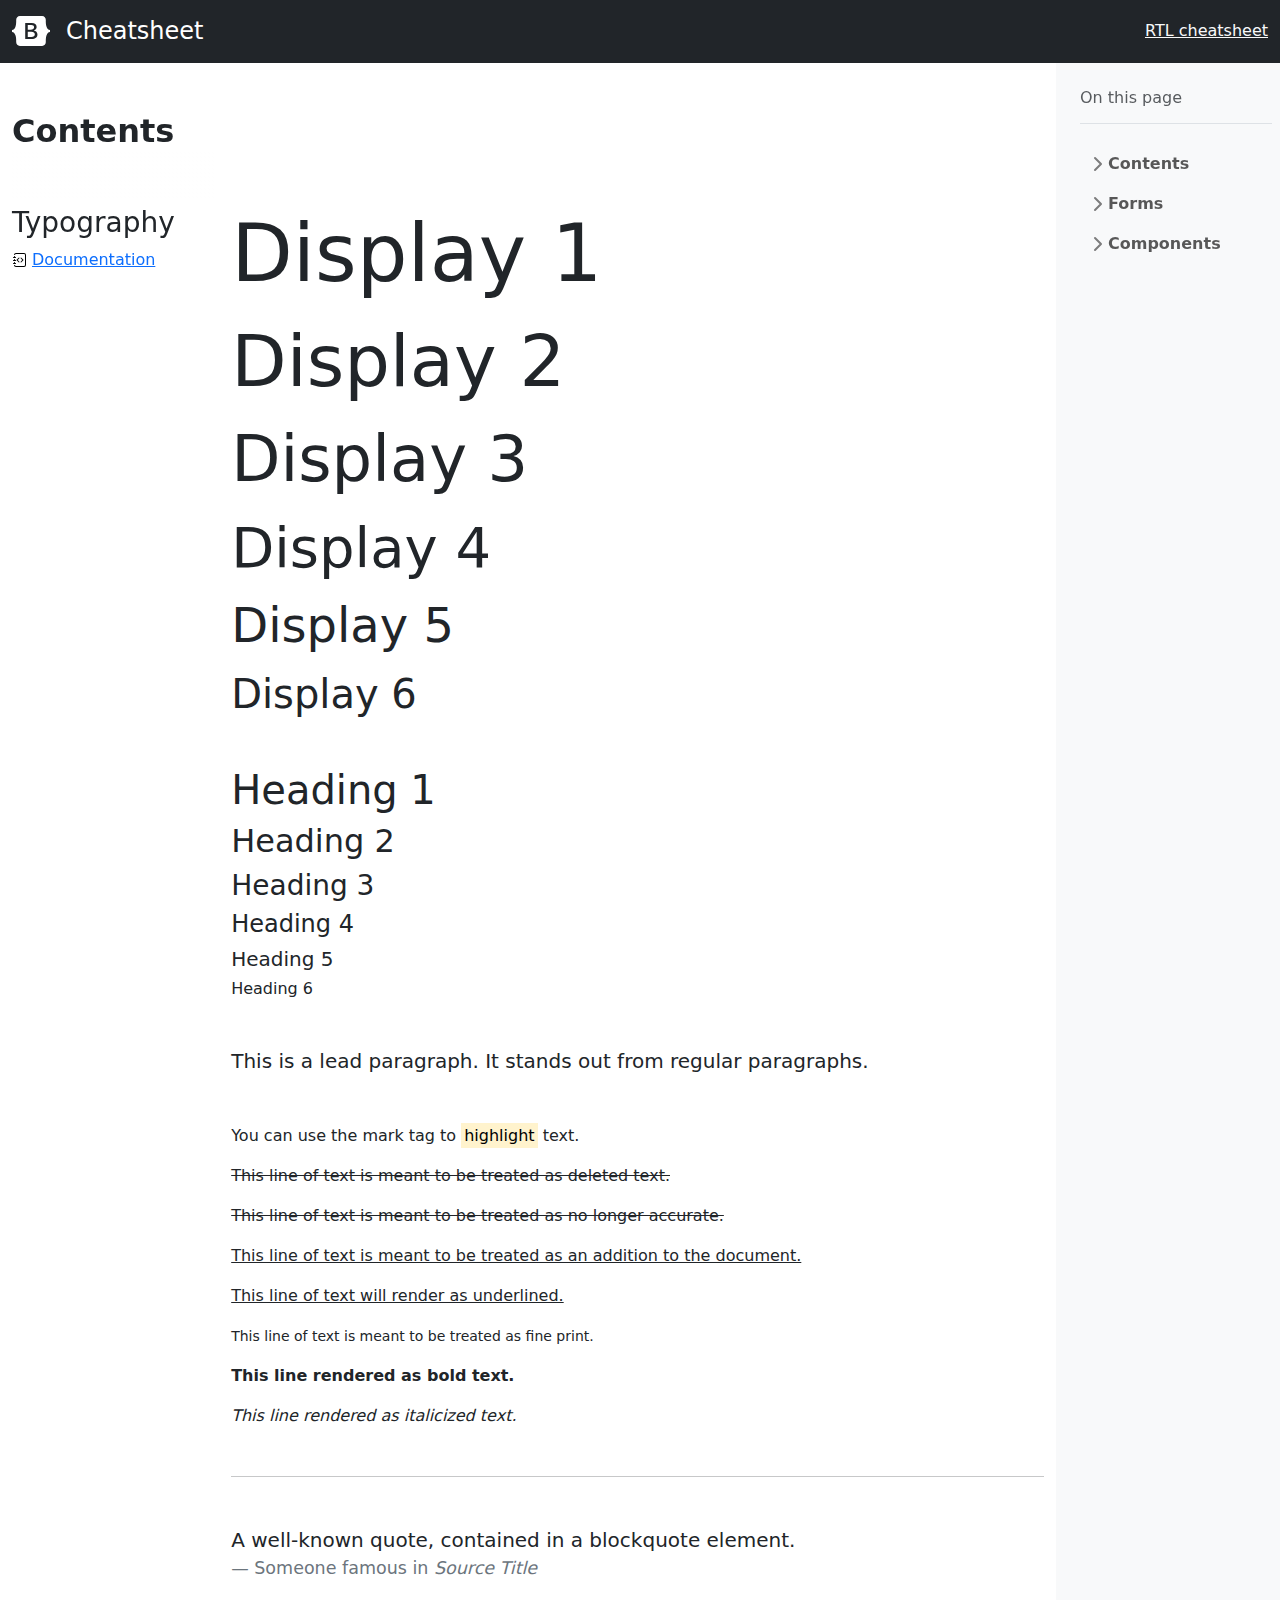
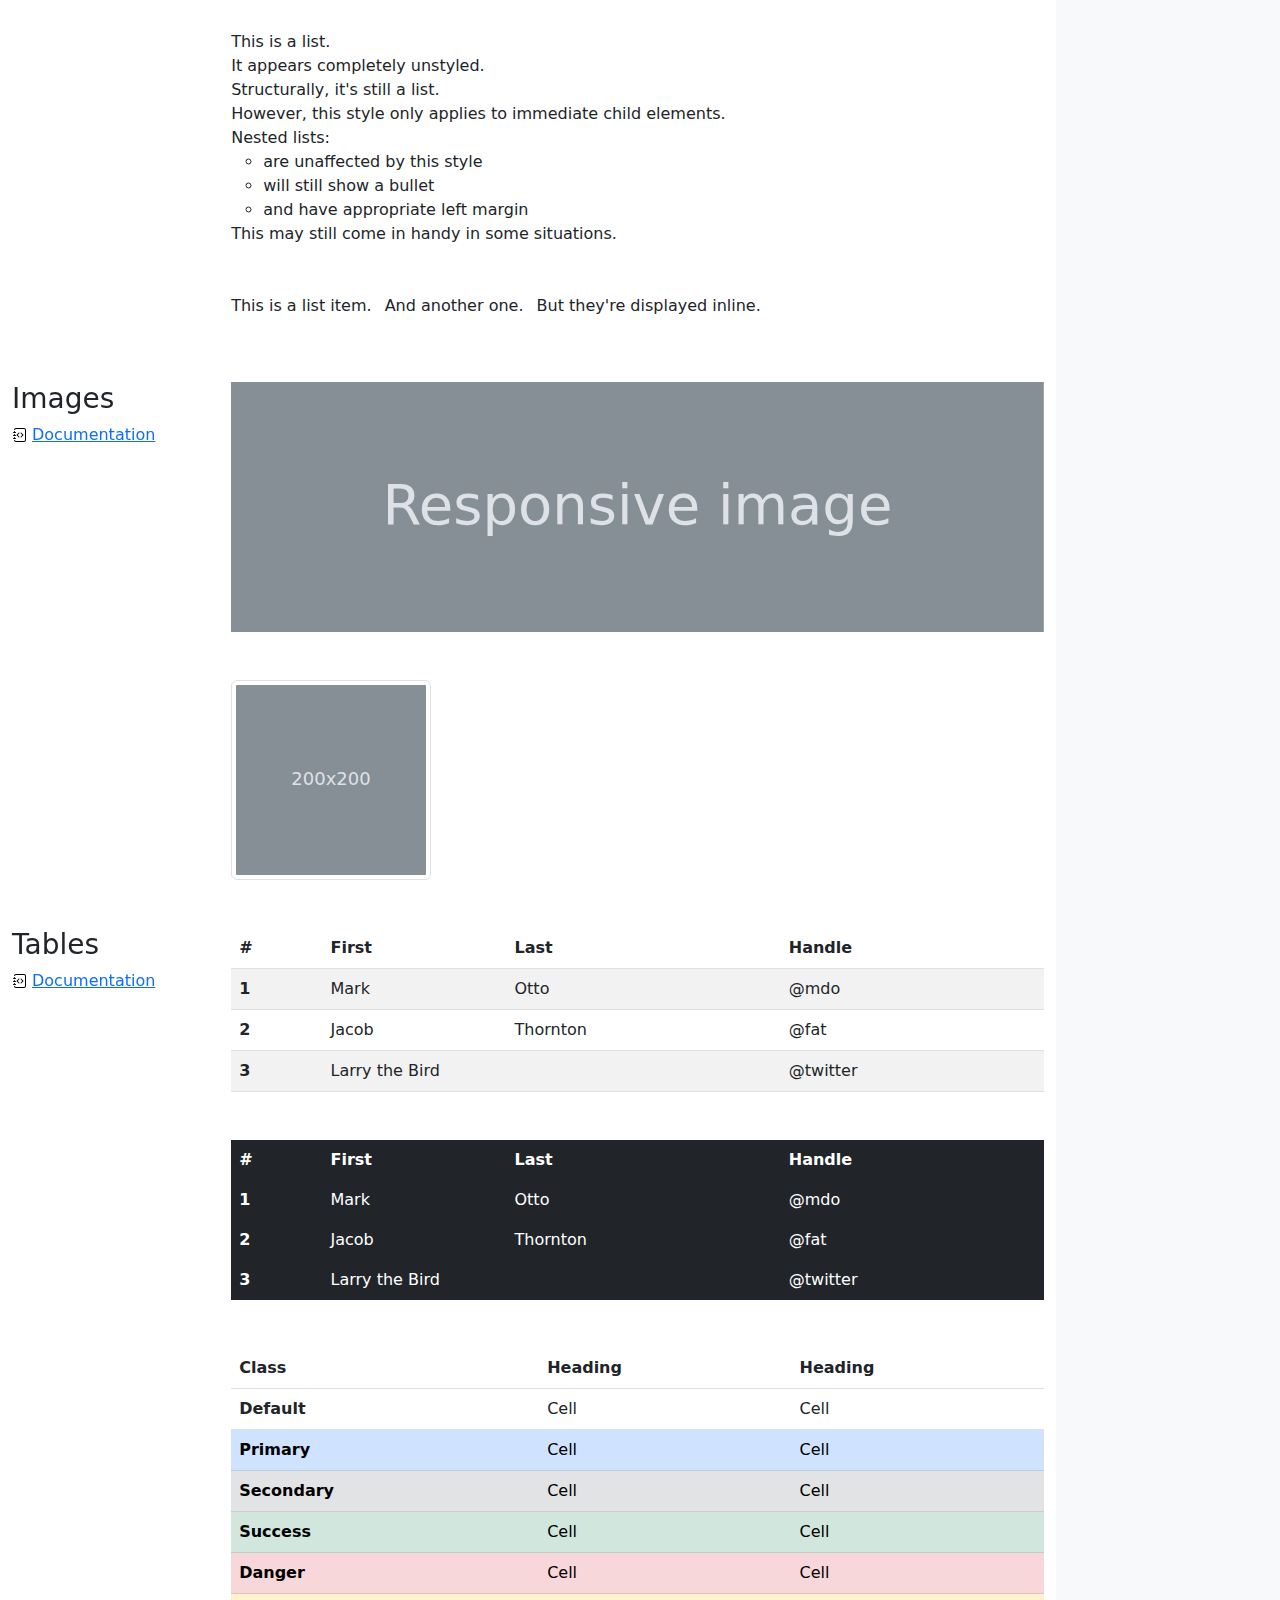
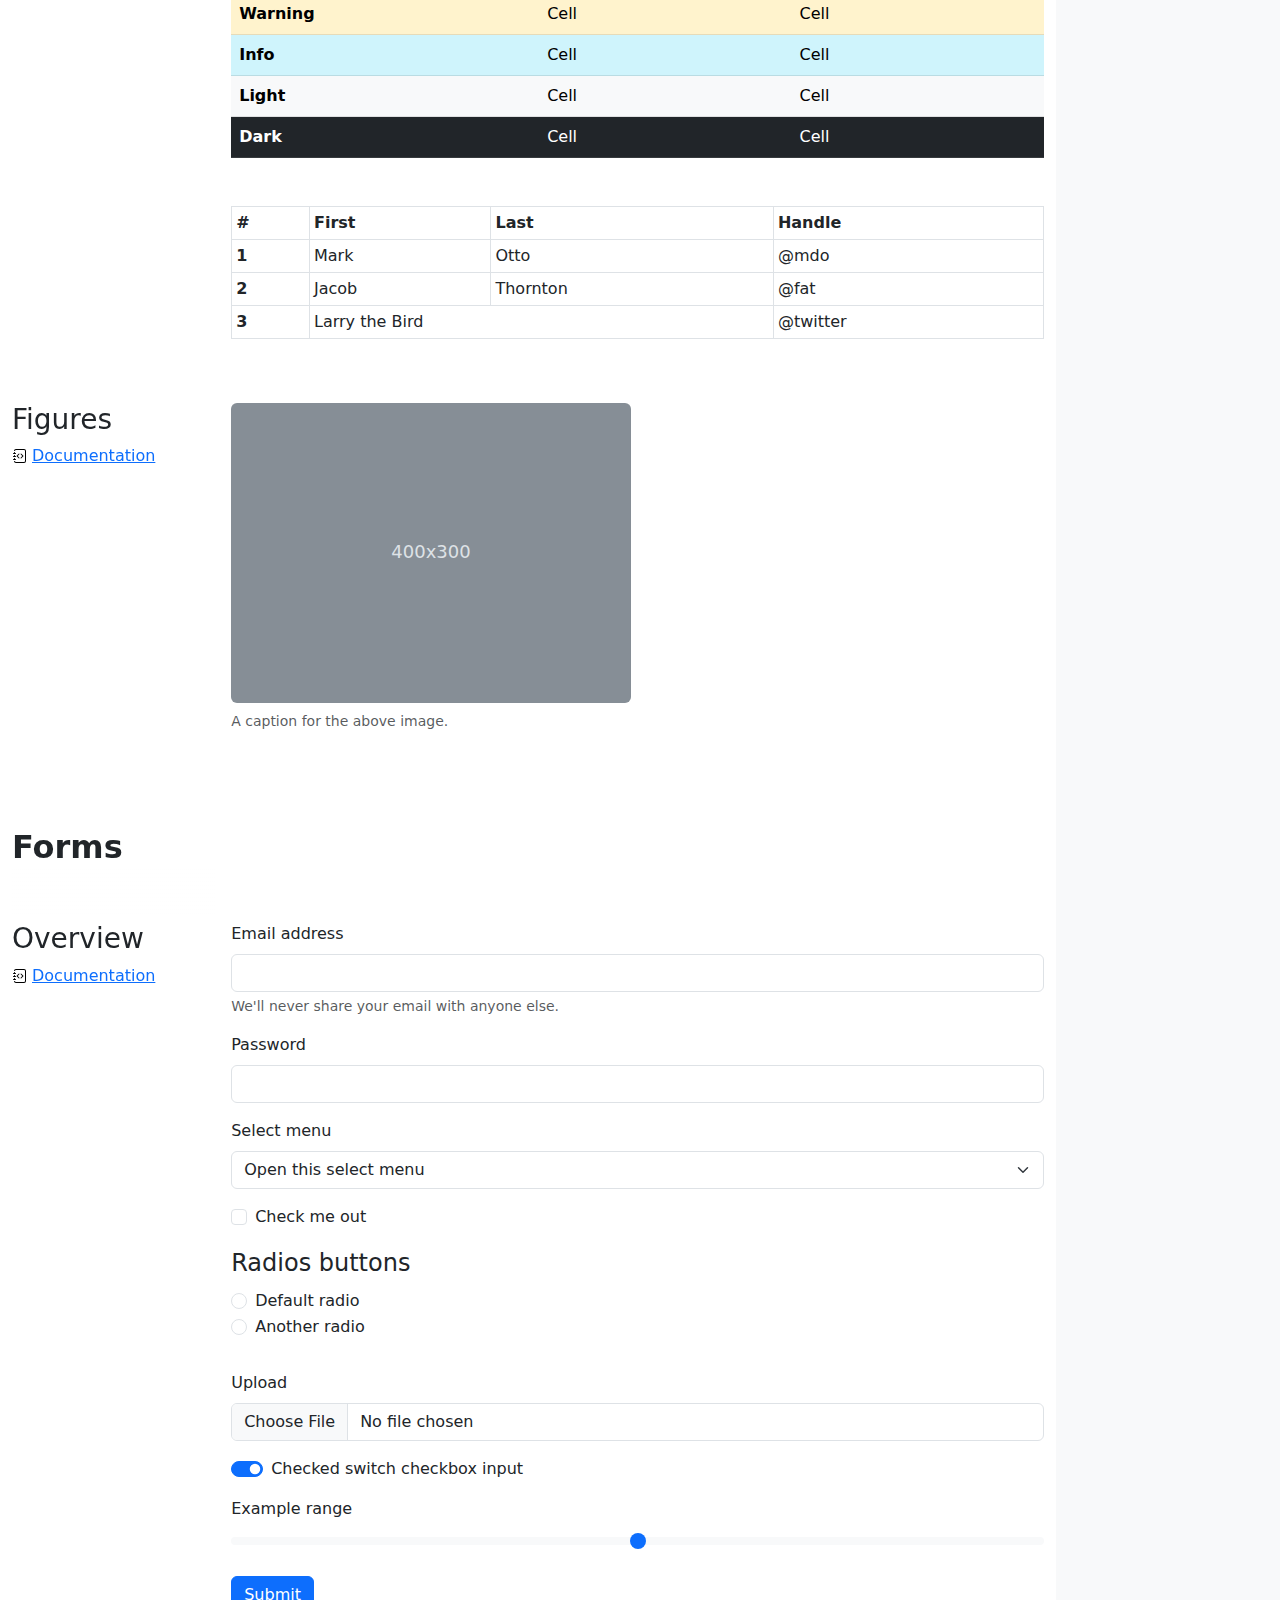
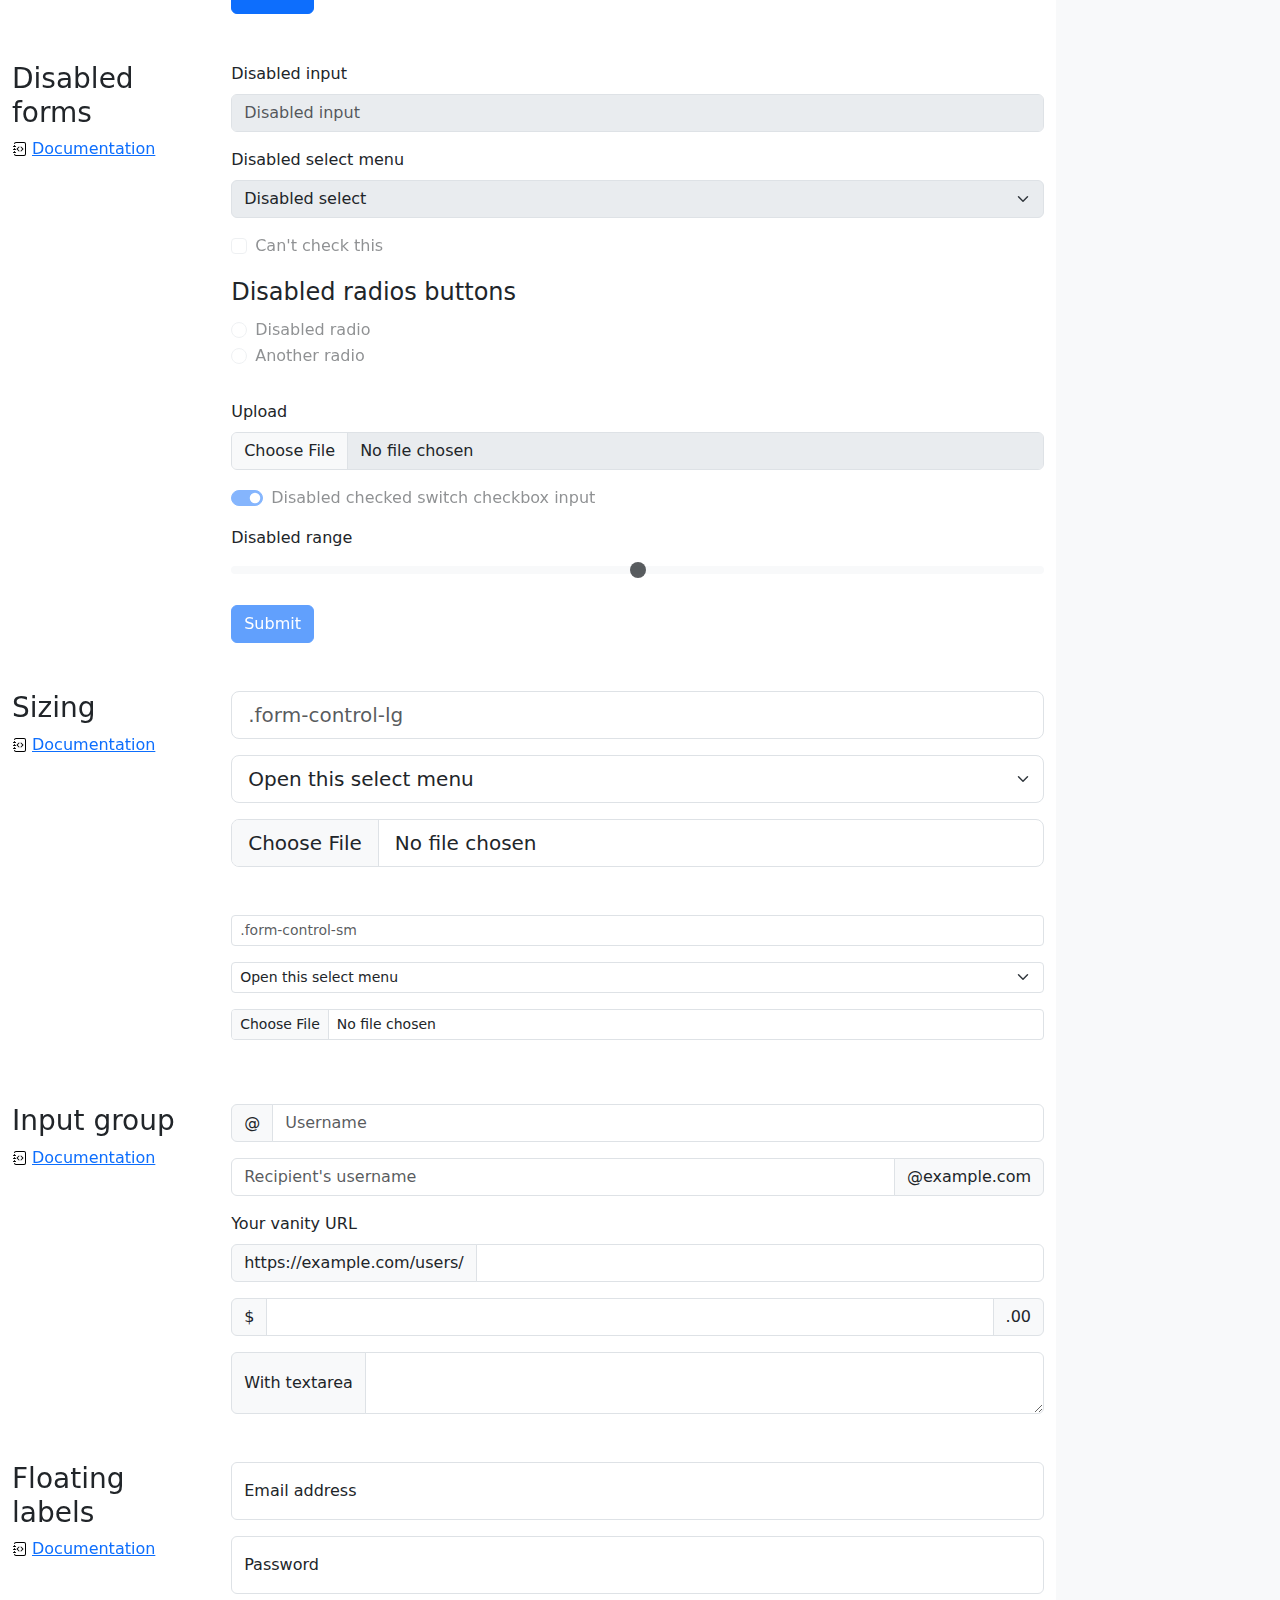
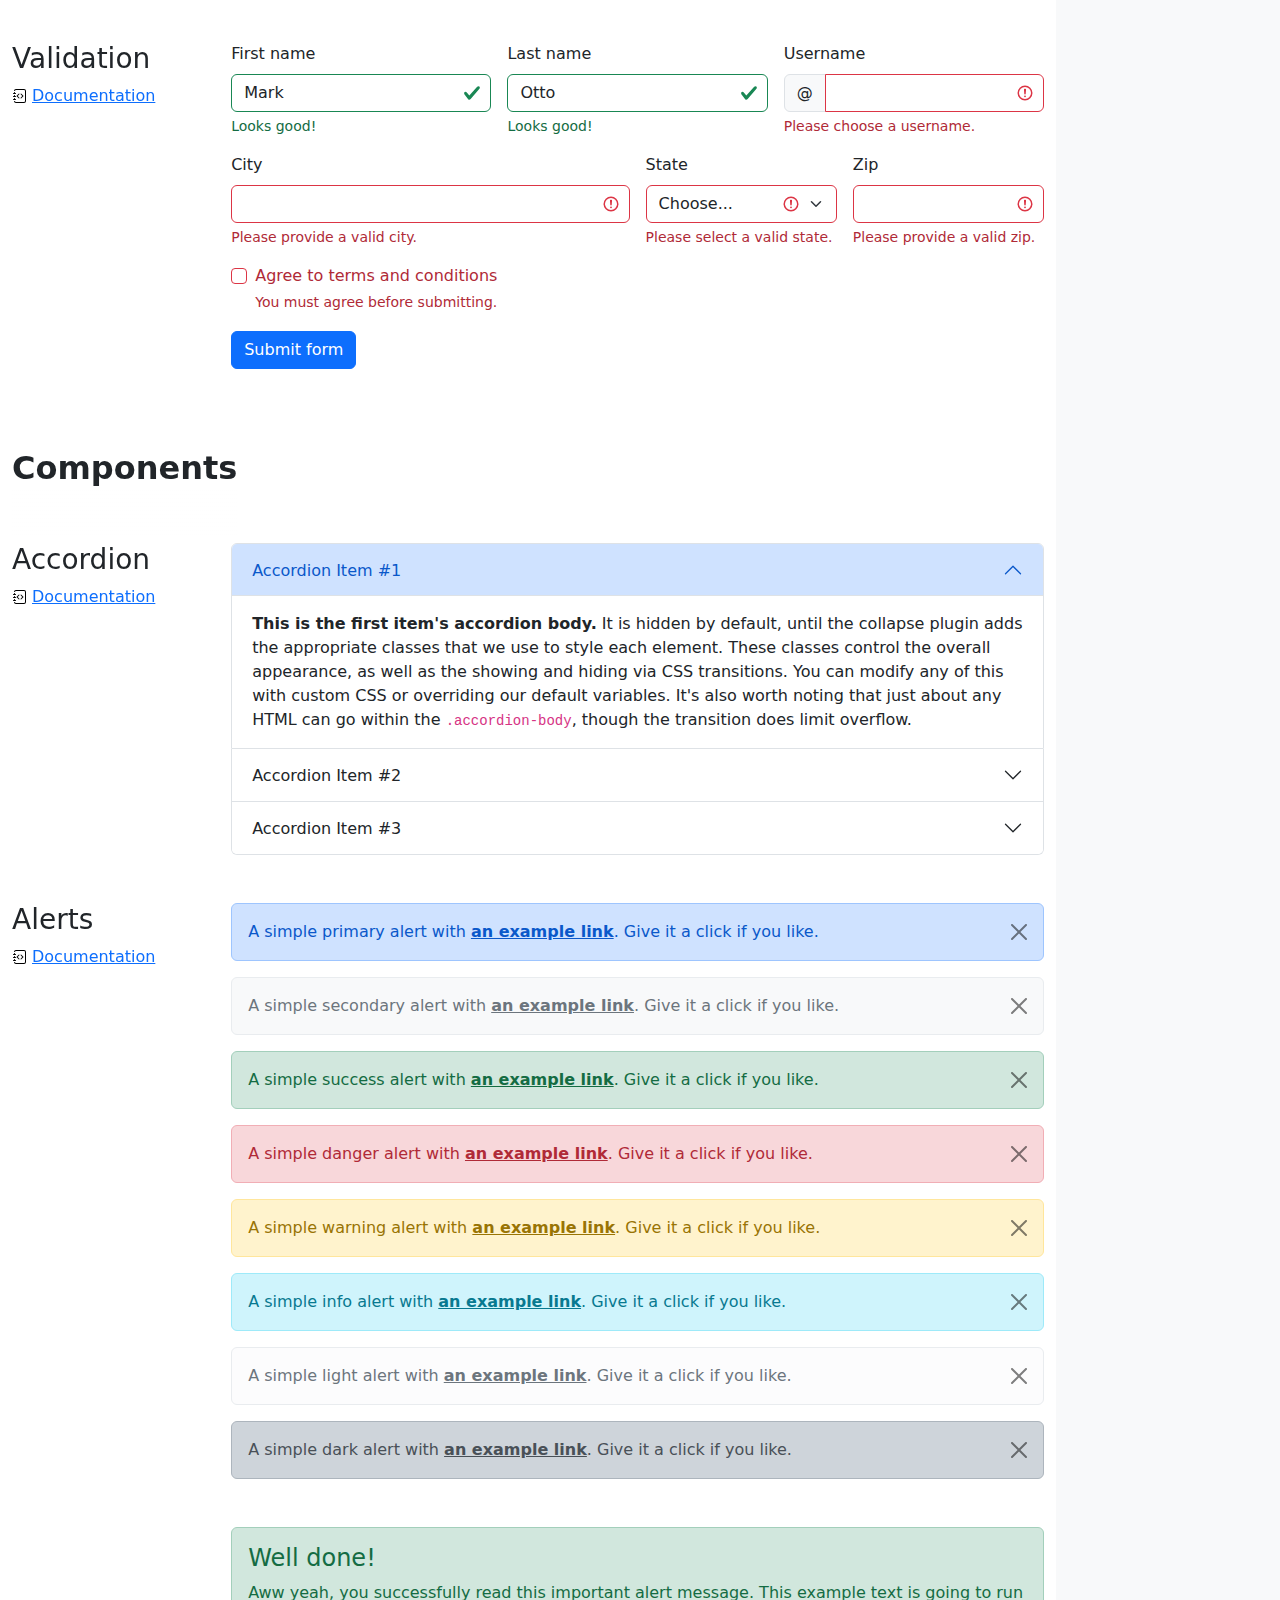
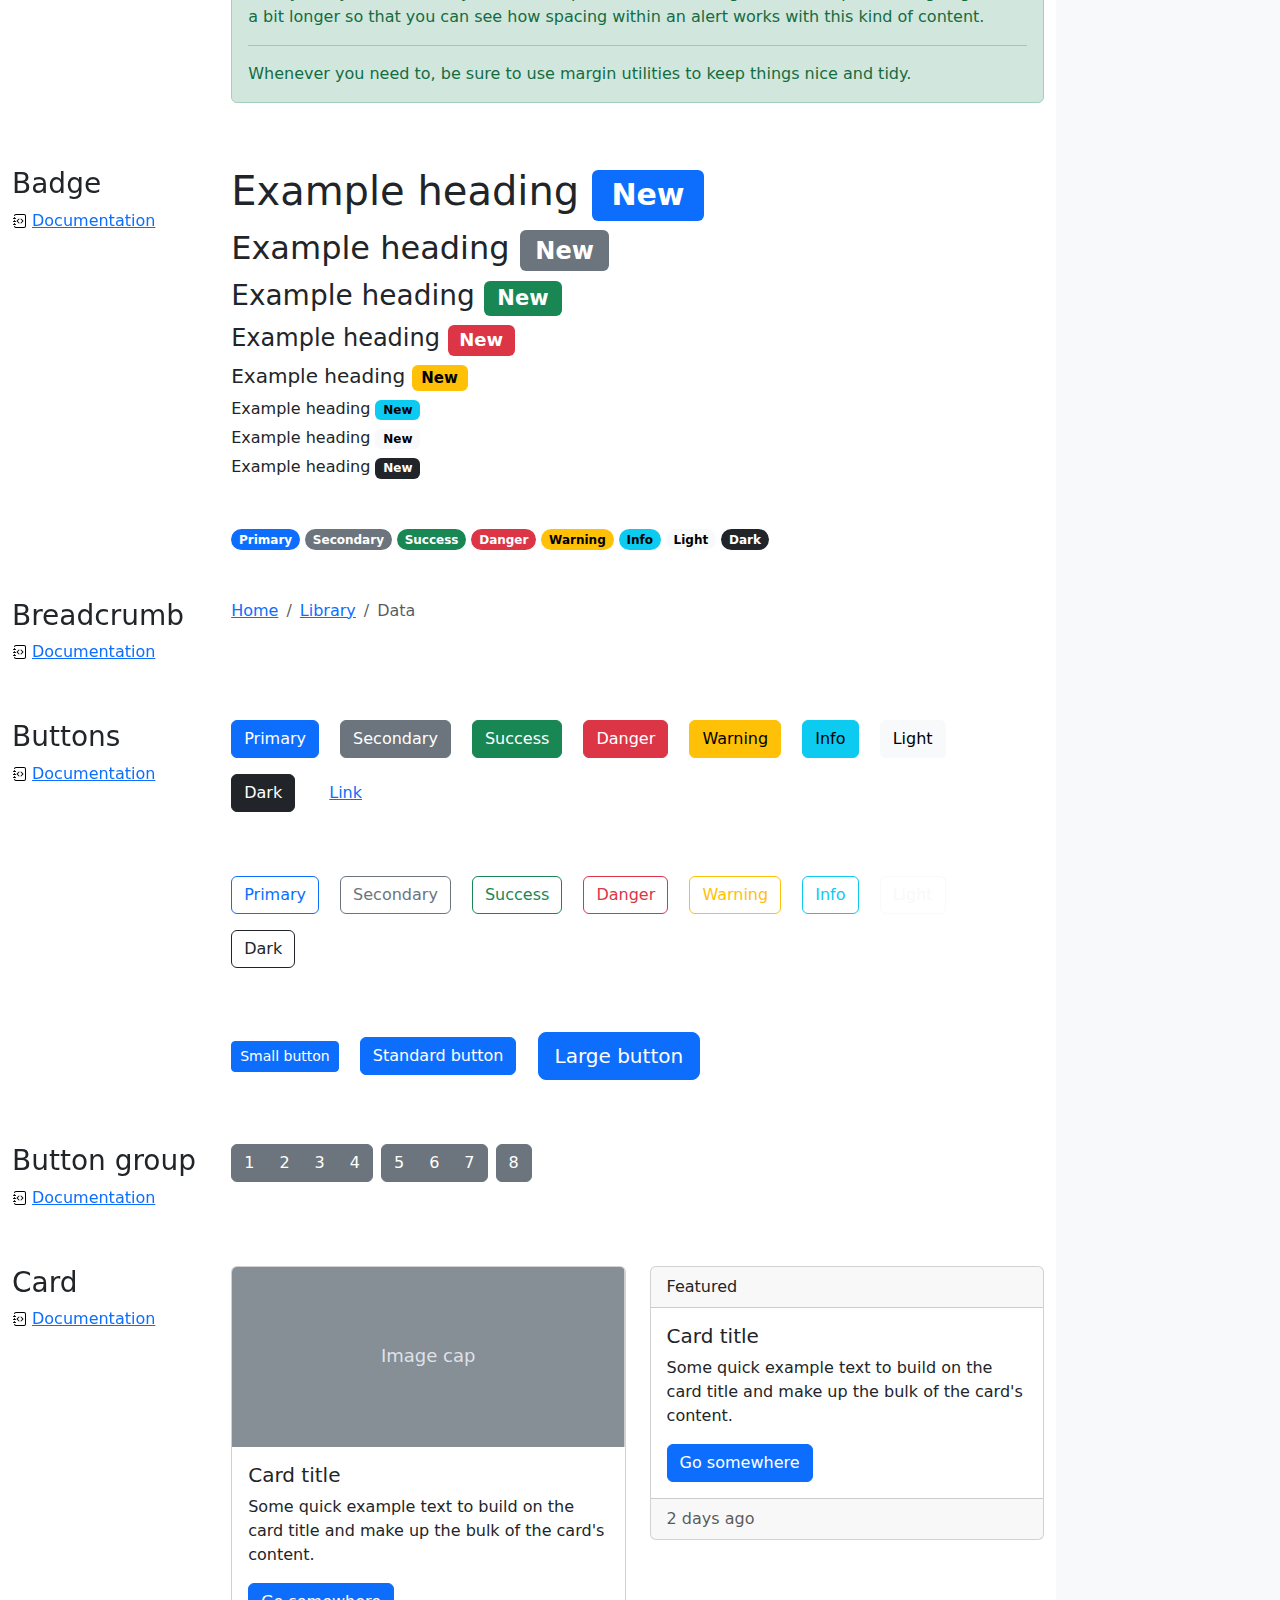
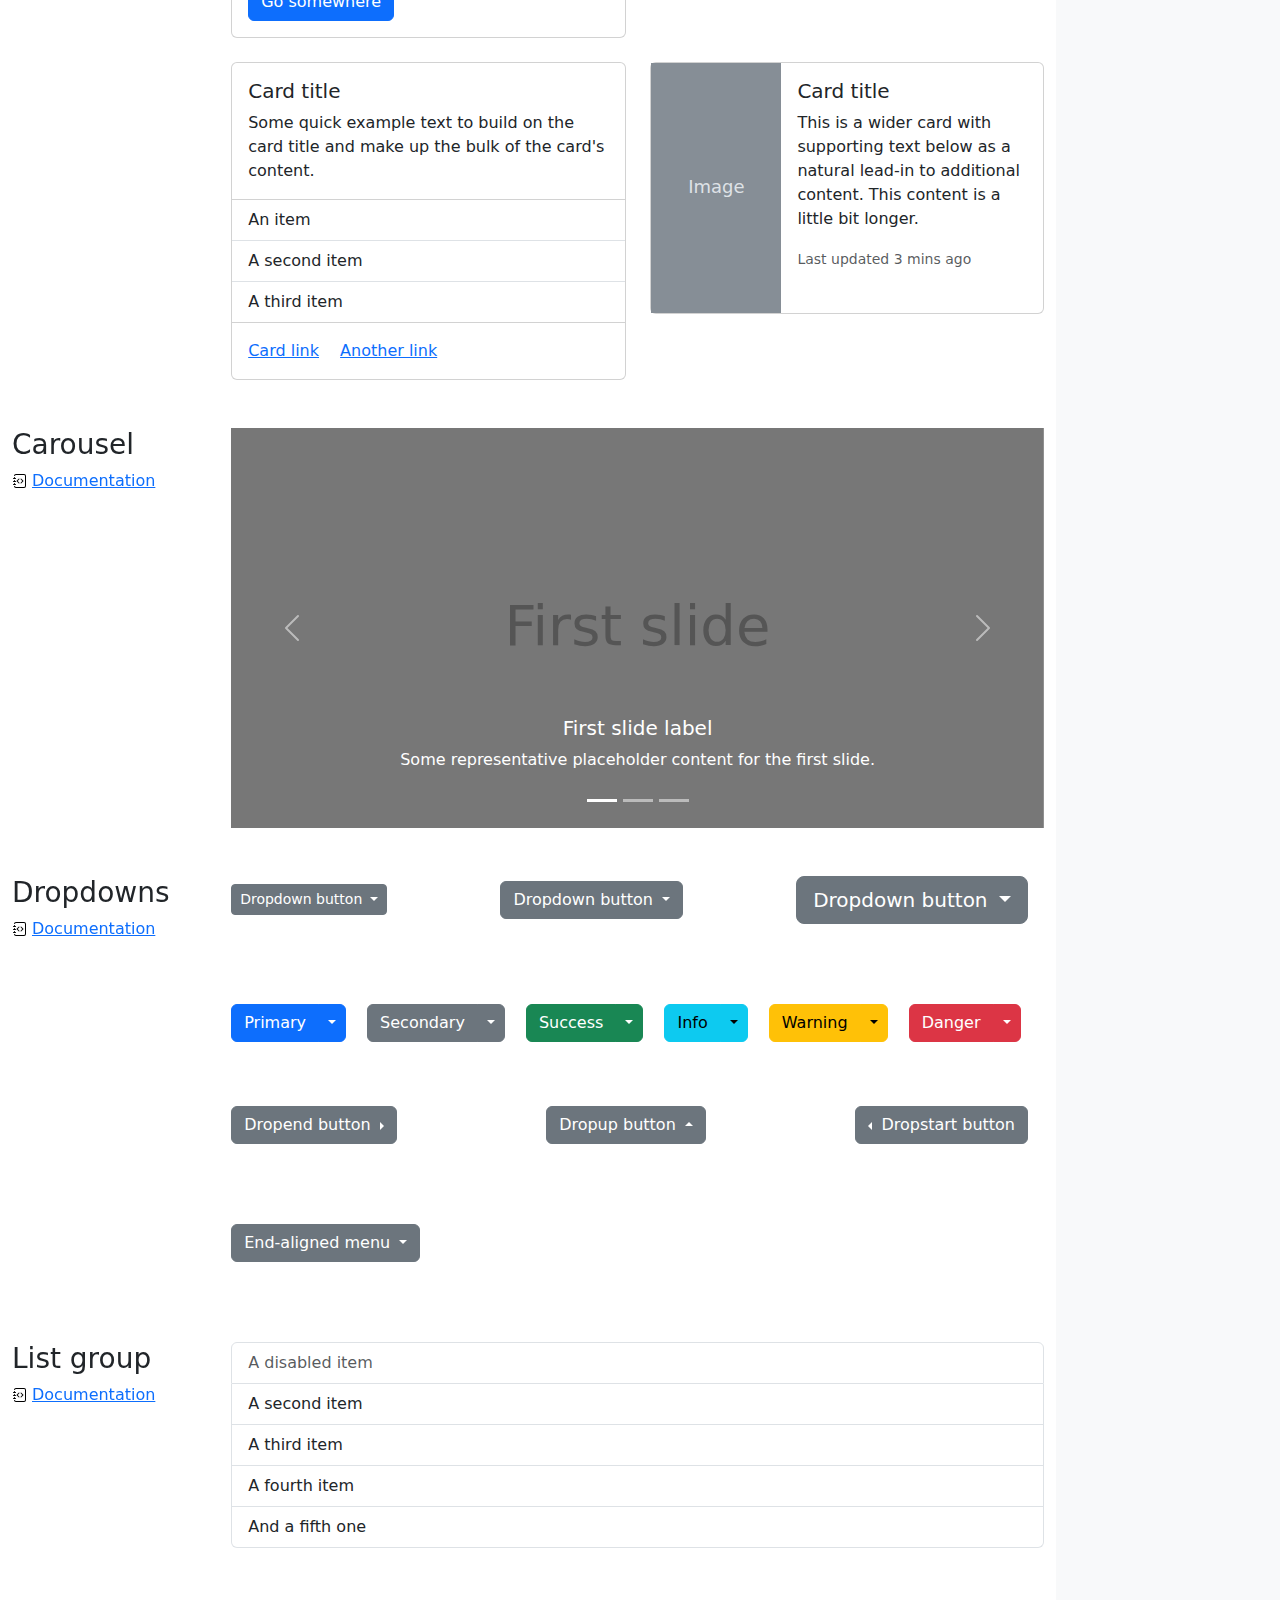
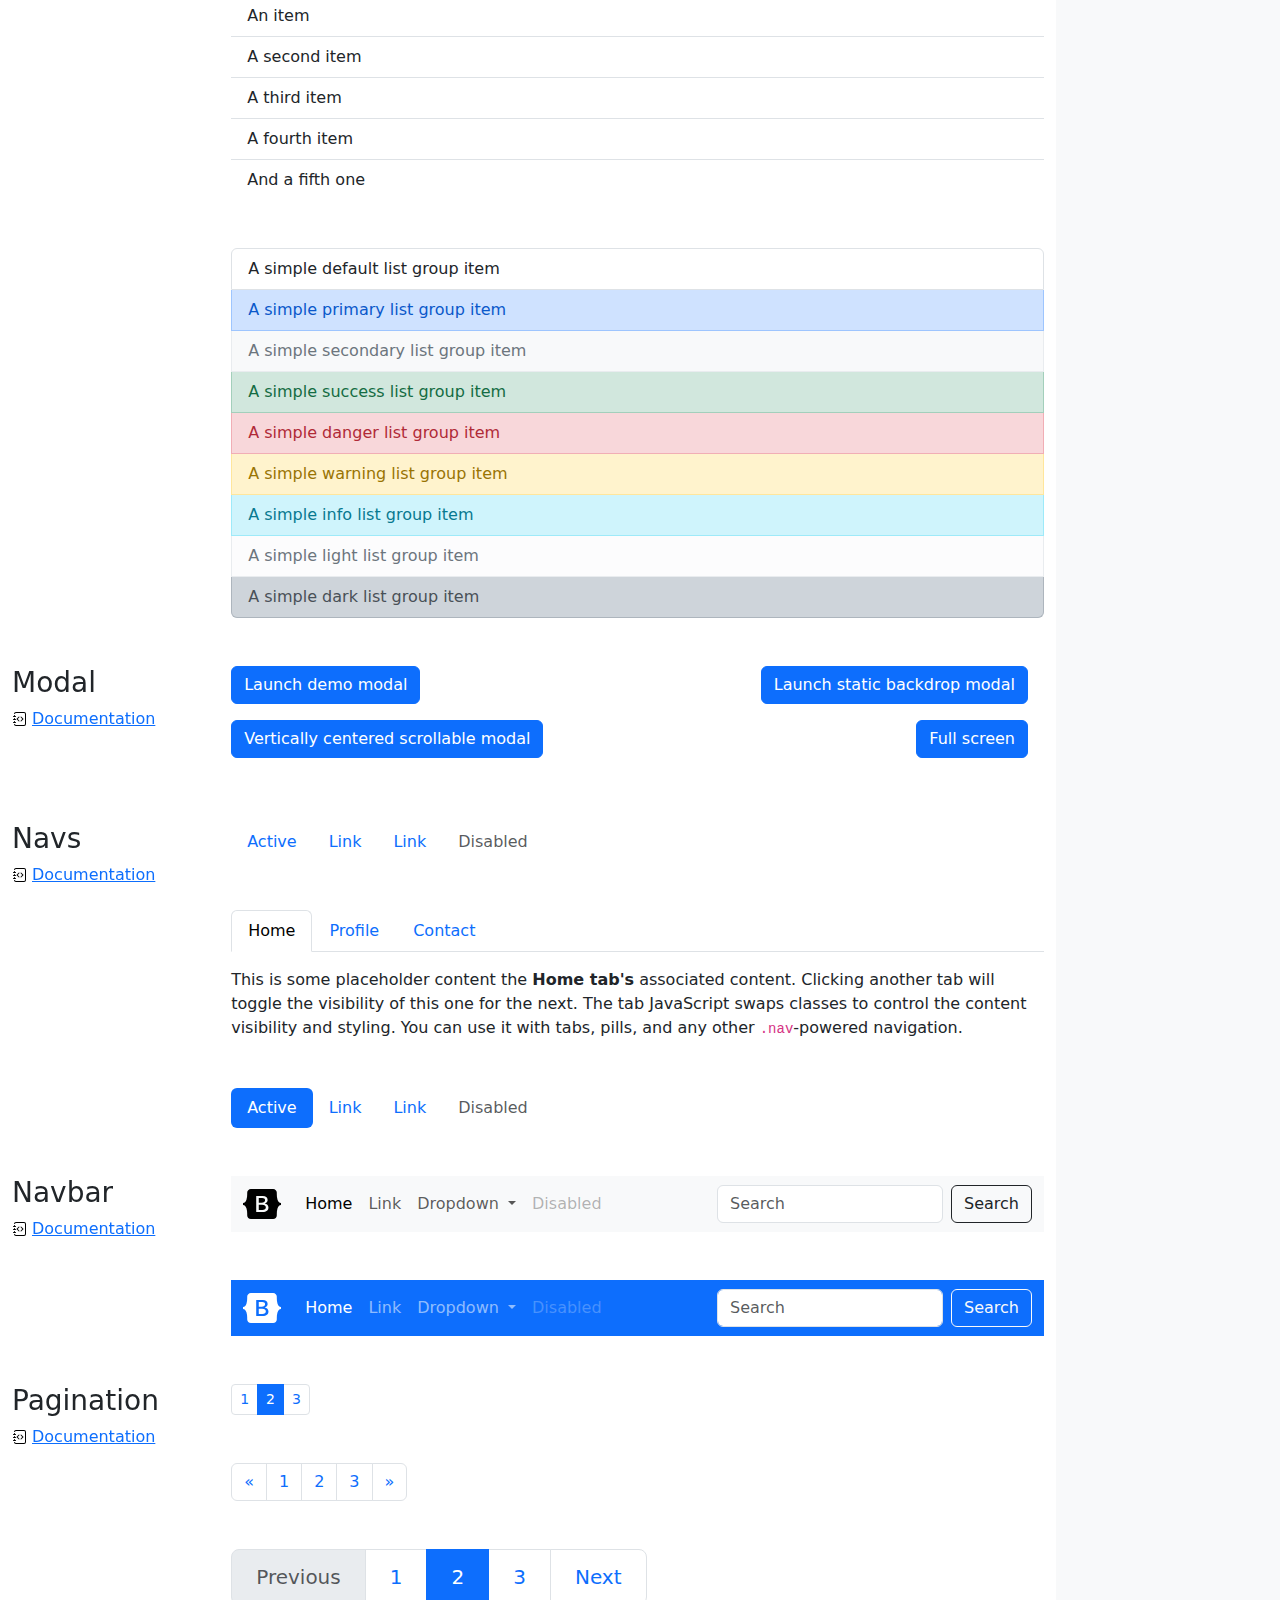
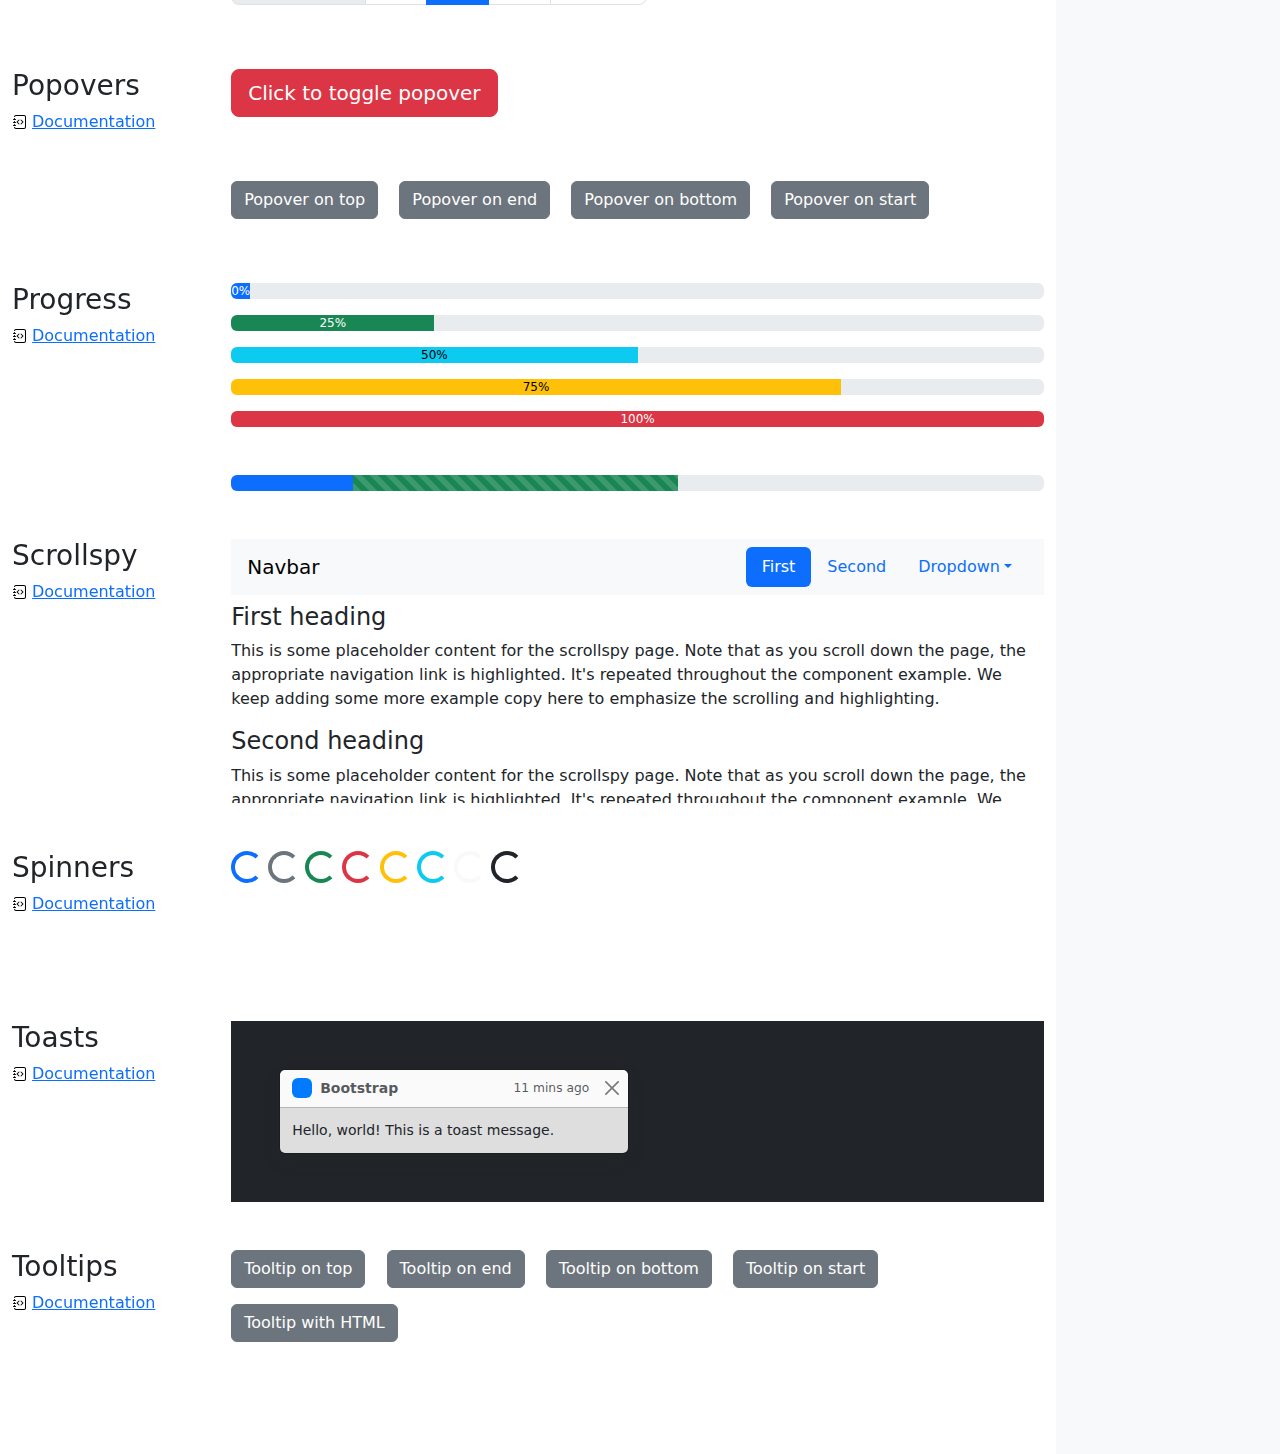
<file: bootstrap-5.3.0-alpha1-examples/cheatsheet/index.html>
<!doctype html>
<html lang="en">
  <head>
    <meta charset="utf-8">
    <meta name="viewport" content="width=device-width, initial-scale=1">
    <meta name="description" content="">
    <meta name="author" content="Mark Otto, Jacob Thornton, and Bootstrap contributors">
    <meta name="generator" content="Hugo 0.108.0">
    <title>Cheatsheet · Bootstrap v5.3</title>

    <link rel="canonical" href="https://getbootstrap.com/docs/5.3/examples/cheatsheet/">

    

    

<link href="../assets/dist/css/bootstrap.min.css" rel="stylesheet">

    <style>
      .bd-placeholder-img {
        font-size: 1.125rem;
        text-anchor: middle;
        -webkit-user-select: none;
        -moz-user-select: none;
        user-select: none;
      }

      @media (min-width: 768px) {
        .bd-placeholder-img-lg {
          font-size: 3.5rem;
        }
      }

      .b-example-divider {
        height: 3rem;
        background-color: rgba(0, 0, 0, .1);
        border: solid rgba(0, 0, 0, .15);
        border-width: 1px 0;
        box-shadow: inset 0 .5em 1.5em rgba(0, 0, 0, .1), inset 0 .125em .5em rgba(0, 0, 0, .15);
      }

      .b-example-vr {
        flex-shrink: 0;
        width: 1.5rem;
        height: 100vh;
      }

      .bi {
        vertical-align: -.125em;
        fill: currentColor;
      }

      .nav-scroller {
        position: relative;
        z-index: 2;
        height: 2.75rem;
        overflow-y: hidden;
      }

      .nav-scroller .nav {
        display: flex;
        flex-wrap: nowrap;
        padding-bottom: 1rem;
        margin-top: -1px;
        overflow-x: auto;
        text-align: center;
        white-space: nowrap;
        -webkit-overflow-scrolling: touch;
      }
    </style>

    
    <!-- Custom styles for this template -->
    <link href="cheatsheet.css" rel="stylesheet">
  </head>
  <body class="bg-light">
    
<header class="bd-header bg-dark py-3 d-flex align-items-stretch border-bottom border-dark">
  <div class="container-fluid d-flex align-items-center">
    <h1 class="d-flex align-items-center fs-4 text-white mb-0">
      <img src="../assets/brand/bootstrap-logo-white.svg" width="38" height="30" class="me-3" alt="Bootstrap">
      Cheatsheet
    </h1>
    <a href="../examples/cheatsheet-rtl/" class="ms-auto link-light" hreflang="ar">RTL cheatsheet</a>
  </div>
</header>
<aside class="bd-aside sticky-xl-top text-muted align-self-start mb-3 mb-xl-5 px-2">
  <h2 class="h6 pt-4 pb-3 mb-4 border-bottom">On this page</h2>
  <nav class="small" id="toc">
    <ul class="list-unstyled">
      <li class="my-2">
        <button class="btn d-inline-flex align-items-center collapsed border-0" data-bs-toggle="collapse" aria-expanded="false" data-bs-target="#contents-collapse" aria-controls="contents-collapse">Contents</button>
        <ul class="list-unstyled ps-3 collapse" id="contents-collapse">
          <li><a class="d-inline-flex align-items-center rounded text-decoration-none" href="#typography">Typography</a></li>
          <li><a class="d-inline-flex align-items-center rounded text-decoration-none" href="#images">Images</a></li>
          <li><a class="d-inline-flex align-items-center rounded text-decoration-none" href="#tables">Tables</a></li>
          <li><a class="d-inline-flex align-items-center rounded text-decoration-none" href="#figures">Figures</a></li>
        </ul>
      </li>
      <li class="my-2">
        <button class="btn d-inline-flex align-items-center collapsed border-0" data-bs-toggle="collapse" aria-expanded="false" data-bs-target="#forms-collapse" aria-controls="forms-collapse">Forms</button>
        <ul class="list-unstyled ps-3 collapse" id="forms-collapse">
          <li><a class="d-inline-flex align-items-center rounded text-decoration-none" href="#overview">Overview</a></li>
          <li><a class="d-inline-flex align-items-center rounded text-decoration-none" href="#disabled-forms">Disabled forms</a></li>
          <li><a class="d-inline-flex align-items-center rounded text-decoration-none" href="#sizing">Sizing</a></li>
          <li><a class="d-inline-flex align-items-center rounded text-decoration-none" href="#input-group">Input group</a></li>
          <li><a class="d-inline-flex align-items-center rounded text-decoration-none" href="#floating-labels">Floating labels</a></li>
          <li><a class="d-inline-flex align-items-center rounded text-decoration-none" href="#validation">Validation</a></li>
        </ul>
      </li>
      <li class="my-2">
        <button class="btn d-inline-flex align-items-center collapsed border-0" data-bs-toggle="collapse" aria-expanded="false" data-bs-target="#components-collapse" aria-controls="components-collapse">Components</button>
        <ul class="list-unstyled ps-3 collapse" id="components-collapse">
          <li><a class="d-inline-flex align-items-center rounded text-decoration-none" href="#accordion">Accordion</a></li>
          <li><a class="d-inline-flex align-items-center rounded text-decoration-none" href="#alerts">Alerts</a></li>
          <li><a class="d-inline-flex align-items-center rounded text-decoration-none" href="#badge">Badge</a></li>
          <li><a class="d-inline-flex align-items-center rounded text-decoration-none" href="#breadcrumb">Breadcrumb</a></li>
          <li><a class="d-inline-flex align-items-center rounded text-decoration-none" href="#buttons">Buttons</a></li>
          <li><a class="d-inline-flex align-items-center rounded text-decoration-none" href="#button-group">Button group</a></li>
          <li><a class="d-inline-flex align-items-center rounded text-decoration-none" href="#card">Card</a></li>
          <li><a class="d-inline-flex align-items-center rounded text-decoration-none" href="#carousel">Carousel</a></li>
          <li><a class="d-inline-flex align-items-center rounded text-decoration-none" href="#dropdowns">Dropdowns</a></li>
          <li><a class="d-inline-flex align-items-center rounded text-decoration-none" href="#list-group">List group</a></li>
          <li><a class="d-inline-flex align-items-center rounded text-decoration-none" href="#modal">Modal</a></li>
          <li><a class="d-inline-flex align-items-center rounded text-decoration-none" href="#navs">Navs</a></li>
          <li><a class="d-inline-flex align-items-center rounded text-decoration-none" href="#navbar">Navbar</a></li>
          <li><a class="d-inline-flex align-items-center rounded text-decoration-none" href="#pagination">Pagination</a></li>
          <li><a class="d-inline-flex align-items-center rounded text-decoration-none" href="#popovers">Popovers</a></li>
          <li><a class="d-inline-flex align-items-center rounded text-decoration-none" href="#progress">Progress</a></li>
          <li><a class="d-inline-flex align-items-center rounded text-decoration-none" href="#scrollspy">Scrollspy</a></li>
          <li><a class="d-inline-flex align-items-center rounded text-decoration-none" href="#spinners">Spinners</a></li>
          <li><a class="d-inline-flex align-items-center rounded text-decoration-none" href="#toasts">Toasts</a></li>
          <li><a class="d-inline-flex align-items-center rounded text-decoration-none" href="#tooltips">Tooltips</a></li>
        </ul>
      </li>
    </ul>
  </nav>
</aside>
<div class="bd-cheatsheet container-fluid bg-body">
  <section id="content">
    <h2 class="sticky-xl-top fw-bold pt-3 pt-xl-5 pb-2 pb-xl-3">Contents</h2>

    <article class="my-3" id="typography">
      <div class="bd-heading sticky-xl-top align-self-start mt-5 mb-3 mt-xl-0 mb-xl-2">
        <h3>Typography</h3>
        <a class="d-flex align-items-center" href="../content/typography/">Documentation</a>
      </div>

      <div>
        <div class="bd-example-snippet bd-code-snippet"><div class="bd-example">
        <p class="display-1">Display 1</p>
        <p class="display-2">Display 2</p>
        <p class="display-3">Display 3</p>
        <p class="display-4">Display 4</p>
        <p class="display-5">Display 5</p>
        <p class="display-6">Display 6</p>
        </div></div>


        <div class="bd-example-snippet bd-code-snippet"><div class="bd-example">
        <p class="h1">Heading 1</p>
        <p class="h2">Heading 2</p>
        <p class="h3">Heading 3</p>
        <p class="h4">Heading 4</p>
        <p class="h5">Heading 5</p>
        <p class="h6">Heading 6</p>
        </div></div>


        <div class="bd-example-snippet bd-code-snippet"><div class="bd-example">
        <p class="lead">
          This is a lead paragraph. It stands out from regular paragraphs.
        </p>
        </div></div>


        <div class="bd-example-snippet bd-code-snippet"><div class="bd-example">
        <p>You can use the mark tag to <mark>highlight</mark> text.</p>
        <p><del>This line of text is meant to be treated as deleted text.</del></p>
        <p><s>This line of text is meant to be treated as no longer accurate.</s></p>
        <p><ins>This line of text is meant to be treated as an addition to the document.</ins></p>
        <p><u>This line of text will render as underlined.</u></p>
        <p><small>This line of text is meant to be treated as fine print.</small></p>
        <p><strong>This line rendered as bold text.</strong></p>
        <p><em>This line rendered as italicized text.</em></p>
        </div></div>


        <div class="bd-example-snippet bd-code-snippet"><div class="bd-example">
        <hr>
        </div></div>


        <div class="bd-example-snippet bd-code-snippet"><div class="bd-example">
        <blockquote class="blockquote">
          <p>A well-known quote, contained in a blockquote element.</p>
          <footer class="blockquote-footer">Someone famous in <cite title="Source Title">Source Title</cite></footer>
        </blockquote>
        </div></div>


        <div class="bd-example-snippet bd-code-snippet"><div class="bd-example">
        <ul class="list-unstyled">
          <li>This is a list.</li>
          <li>It appears completely unstyled.</li>
          <li>Structurally, it's still a list.</li>
          <li>However, this style only applies to immediate child elements.</li>
          <li>Nested lists:
            <ul>
              <li>are unaffected by this style</li>
              <li>will still show a bullet</li>
              <li>and have appropriate left margin</li>
            </ul>
          </li>
          <li>This may still come in handy in some situations.</li>
        </ul>
        </div></div>


        <div class="bd-example-snippet bd-code-snippet"><div class="bd-example">
        <ul class="list-inline">
          <li class="list-inline-item">This is a list item.</li>
          <li class="list-inline-item">And another one.</li>
          <li class="list-inline-item">But they're displayed inline.</li>
        </ul>
        </div></div>

      </div>
    </article>
    <article class="my-3" id="images">
      <div class="bd-heading sticky-xl-top align-self-start mt-5 mb-3 mt-xl-0 mb-xl-2">
        <h3>Images</h3>
        <a class="d-flex align-items-center" href="../content/images/">Documentation</a>
      </div>

      <div>
        <div class="bd-example-snippet bd-code-snippet"><div class="bd-example">
        <svg class="bd-placeholder-img bd-placeholder-img-lg img-fluid" width="100%" height="250" xmlns="http://www.w3.org/2000/svg" role="img" aria-label="Placeholder: Responsive image" preserveAspectRatio="xMidYMid slice" focusable="false"><title>Placeholder</title><rect width="100%" height="100%" fill="#868e96"/><text x="50%" y="50%" fill="#dee2e6" dy=".3em">Responsive image</text></svg>
        </div></div>


        <div class="bd-example-snippet bd-code-snippet"><div class="bd-example">
        <svg class="bd-placeholder-img img-thumbnail" width="200" height="200" xmlns="http://www.w3.org/2000/svg" role="img" aria-label="A generic square placeholder image with a white border around it, making it resemble a photograph taken with an old instant camera: 200x200" preserveAspectRatio="xMidYMid slice" focusable="false"><title>A generic square placeholder image with a white border around it, making it resemble a photograph taken with an old instant camera</title><rect width="100%" height="100%" fill="#868e96"/><text x="50%" y="50%" fill="#dee2e6" dy=".3em">200x200</text></svg>
        </div></div>

      </div>
    </article>
    <article class="my-3" id="tables">
      <div class="bd-heading sticky-xl-top align-self-start mt-5 mb-3 mt-xl-0 mb-xl-2">
        <h3>Tables</h3>
        <a class="d-flex align-items-center" href="../content/tables/">Documentation</a>
      </div>

      <div>
        <div class="bd-example-snippet bd-code-snippet"><div class="bd-example">
        <table class="table table-striped">
          <thead>
          <tr>
            <th scope="col">#</th>
            <th scope="col">First</th>
            <th scope="col">Last</th>
            <th scope="col">Handle</th>
          </tr>
          </thead>
          <tbody>
          <tr>
            <th scope="row">1</th>
            <td>Mark</td>
            <td>Otto</td>
            <td>@mdo</td>
          </tr>
          <tr>
            <th scope="row">2</th>
            <td>Jacob</td>
            <td>Thornton</td>
            <td>@fat</td>
          </tr>
          <tr>
            <th scope="row">3</th>
            <td colspan="2">Larry the Bird</td>
            <td>@twitter</td>
          </tr>
          </tbody>
        </table>
        </div></div>


        <div class="bd-example-snippet bd-code-snippet"><div class="bd-example">
        <table class="table table-dark table-borderless">
          <thead>
          <tr>
            <th scope="col">#</th>
            <th scope="col">First</th>
            <th scope="col">Last</th>
            <th scope="col">Handle</th>
          </tr>
          </thead>
          <tbody>
          <tr>
            <th scope="row">1</th>
            <td>Mark</td>
            <td>Otto</td>
            <td>@mdo</td>
          </tr>
          <tr>
            <th scope="row">2</th>
            <td>Jacob</td>
            <td>Thornton</td>
            <td>@fat</td>
          </tr>
          <tr>
            <th scope="row">3</th>
            <td colspan="2">Larry the Bird</td>
            <td>@twitter</td>
          </tr>
          </tbody>
        </table>
        </div></div>


        <div class="bd-example-snippet bd-code-snippet"><div class="bd-example">
        <table class="table table-hover">
          <thead>
          <tr>
            <th scope="col">Class</th>
            <th scope="col">Heading</th>
            <th scope="col">Heading</th>
          </tr>
          </thead>
          <tbody>
          <tr>
            <th scope="row">Default</th>
            <td>Cell</td>
            <td>Cell</td>
          </tr>
          
          <tr class="table-primary">
            <th scope="row">Primary</th>
            <td>Cell</td>
            <td>Cell</td>
          </tr>
          <tr class="table-secondary">
            <th scope="row">Secondary</th>
            <td>Cell</td>
            <td>Cell</td>
          </tr>
          <tr class="table-success">
            <th scope="row">Success</th>
            <td>Cell</td>
            <td>Cell</td>
          </tr>
          <tr class="table-danger">
            <th scope="row">Danger</th>
            <td>Cell</td>
            <td>Cell</td>
          </tr>
          <tr class="table-warning">
            <th scope="row">Warning</th>
            <td>Cell</td>
            <td>Cell</td>
          </tr>
          <tr class="table-info">
            <th scope="row">Info</th>
            <td>Cell</td>
            <td>Cell</td>
          </tr>
          <tr class="table-light">
            <th scope="row">Light</th>
            <td>Cell</td>
            <td>Cell</td>
          </tr>
          <tr class="table-dark">
            <th scope="row">Dark</th>
            <td>Cell</td>
            <td>Cell</td>
          </tr>
          </tbody>
        </table>
        </div></div>


        <div class="bd-example-snippet bd-code-snippet"><div class="bd-example">
        <table class="table table-sm table-bordered">
          <thead>
          <tr>
            <th scope="col">#</th>
            <th scope="col">First</th>
            <th scope="col">Last</th>
            <th scope="col">Handle</th>
          </tr>
          </thead>
          <tbody>
          <tr>
            <th scope="row">1</th>
            <td>Mark</td>
            <td>Otto</td>
            <td>@mdo</td>
          </tr>
          <tr>
            <th scope="row">2</th>
            <td>Jacob</td>
            <td>Thornton</td>
            <td>@fat</td>
          </tr>
          <tr>
            <th scope="row">3</th>
            <td colspan="2">Larry the Bird</td>
            <td>@twitter</td>
          </tr>
          </tbody>
        </table>
        </div></div>

      </div>
    </article>
    <article class="my-3" id="figures">
      <div class="bd-heading sticky-xl-top align-self-start mt-5 mb-3 mt-xl-0 mb-xl-2">
        <h3>Figures</h3>
        <a class="d-flex align-items-center" href="../content/figures/">Documentation</a>
      </div>

      <div>
        <div class="bd-example-snippet bd-code-snippet"><div class="bd-example">
        <figure class="figure">
          <svg class="bd-placeholder-img figure-img img-fluid rounded" width="400" height="300" xmlns="http://www.w3.org/2000/svg" role="img" aria-label="Placeholder: 400x300" preserveAspectRatio="xMidYMid slice" focusable="false"><title>Placeholder</title><rect width="100%" height="100%" fill="#868e96"/><text x="50%" y="50%" fill="#dee2e6" dy=".3em">400x300</text></svg>
          <figcaption class="figure-caption">A caption for the above image.</figcaption>
        </figure>
        </div></div>

      </div>
    </article>
  </section>

  <section id="forms">
    <h2 class="sticky-xl-top fw-bold pt-3 pt-xl-5 pb-2 pb-xl-3">Forms</h2>

    <article class="my-3" id="overview">
      <div class="bd-heading sticky-xl-top align-self-start mt-5 mb-3 mt-xl-0 mb-xl-2">
        <h3>Overview</h3>
        <a class="d-flex align-items-center" href="../forms/overview/">Documentation</a>
      </div>

      <div>
        <div class="bd-example-snippet bd-code-snippet"><div class="bd-example">
        <form>
          <div class="mb-3">
            <label for="exampleInputEmail1" class="form-label">Email address</label>
            <input type="email" class="form-control" id="exampleInputEmail1" aria-describedby="emailHelp">
            <div id="emailHelp" class="form-text">We'll never share your email with anyone else.</div>
          </div>
          <div class="mb-3">
            <label for="exampleInputPassword1" class="form-label">Password</label>
            <input type="password" class="form-control" id="exampleInputPassword1">
          </div>
          <div class="mb-3">
            <label for="exampleSelect" class="form-label">Select menu</label>
            <select class="form-select" id="exampleSelect">
              <option selected>Open this select menu</option>
              <option value="1">One</option>
              <option value="2">Two</option>
              <option value="3">Three</option>
            </select>
          </div>
          <div class="mb-3 form-check">
            <input type="checkbox" class="form-check-input" id="exampleCheck1">
            <label class="form-check-label" for="exampleCheck1">Check me out</label>
          </div>
          <fieldset class="mb-3">
            <legend>Radios buttons</legend>
            <div class="form-check">
              <input type="radio" name="radios" class="form-check-input" id="exampleRadio1">
              <label class="form-check-label" for="exampleRadio1">Default radio</label>
            </div>
            <div class="mb-3 form-check">
              <input type="radio" name="radios" class="form-check-input" id="exampleRadio2">
              <label class="form-check-label" for="exampleRadio2">Another radio</label>
            </div>
          </fieldset>
          <div class="mb-3">
            <label class="form-label" for="customFile">Upload</label>
            <input type="file" class="form-control" id="customFile">
          </div>
          <div class="mb-3 form-check form-switch">
            <input class="form-check-input" type="checkbox" role="switch" id="flexSwitchCheckChecked" checked>
            <label class="form-check-label" for="flexSwitchCheckChecked">Checked switch checkbox input</label>
          </div>
          <div class="mb-3">
            <label for="customRange3" class="form-label">Example range</label>
            <input type="range" class="form-range" min="0" max="5" step="0.5" id="customRange3">
          </div>
          <button type="submit" class="btn btn-primary">Submit</button>
        </form>
        </div></div>

      </div>
    </article>
    <article class="my-3" id="disabled-forms">
      <div class="bd-heading sticky-xl-top align-self-start mt-5 mb-3 mt-xl-0 mb-xl-2">
        <h3>Disabled forms</h3>
        <a class="d-flex align-items-center" href="../forms/overview/#disabled-forms">Documentation</a>
      </div>

      <div>
        <div class="bd-example-snippet bd-code-snippet"><div class="bd-example">
        <form>
          <fieldset disabled aria-label="Disabled fieldset example">
            <div class="mb-3">
              <label for="disabledTextInput" class="form-label">Disabled input</label>
              <input type="text" id="disabledTextInput" class="form-control" placeholder="Disabled input">
            </div>
            <div class="mb-3">
              <label for="disabledSelect" class="form-label">Disabled select menu</label>
              <select id="disabledSelect" class="form-select">
                <option>Disabled select</option>
              </select>
            </div>
            <div class="mb-3">
              <div class="form-check">
                <input class="form-check-input" type="checkbox" id="disabledFieldsetCheck" disabled>
                <label class="form-check-label" for="disabledFieldsetCheck">
                  Can't check this
                </label>
              </div>
            </div>
            <fieldset class="mb-3">
              <legend>Disabled radios buttons</legend>
              <div class="form-check">
                <input type="radio" name="radios" class="form-check-input" id="disabledRadio1" disabled>
                <label class="form-check-label" for="disabledRadio1">Disabled radio</label>
              </div>
              <div class="mb-3 form-check">
                <input type="radio" name="radios" class="form-check-input" id="disabledRadio2" disabled>
                <label class="form-check-label" for="disabledRadio2">Another radio</label>
              </div>
            </fieldset>
            <div class="mb-3">
              <label class="form-label" for="disabledCustomFile">Upload</label>
              <input type="file" class="form-control" id="disabledCustomFile" disabled>
            </div>
            <div class="mb-3 form-check form-switch">
              <input class="form-check-input" type="checkbox" role="switch" id="disabledSwitchCheckChecked" checked disabled>
              <label class="form-check-label" for="disabledSwitchCheckChecked">Disabled checked switch checkbox input</label>
            </div>
            <div class="mb-3">
              <label for="disabledRange" class="form-label">Disabled range</label>
              <input type="range" class="form-range" min="0" max="5" step="0.5" id="disabledRange">
            </div>
            <button type="submit" class="btn btn-primary">Submit</button>
          </fieldset>
        </form>
        </div></div>

      </div>
    </article>
    <article class="my-3" id="sizing">
      <div class="bd-heading sticky-xl-top align-self-start mt-5 mb-3 mt-xl-0 mb-xl-2">
        <h3>Sizing</h3>
        <a class="d-flex align-items-center" href="../forms/form-control/#sizing">Documentation</a>
      </div>

      <div>
        <div class="bd-example-snippet bd-code-snippet"><div class="bd-example">
        <div class="mb-3">
          <input class="form-control form-control-lg" type="text" placeholder=".form-control-lg" aria-label=".form-control-lg example">
        </div>
        <div class="mb-3">
          <select class="form-select form-select-lg" aria-label=".form-select-lg example">
            <option selected>Open this select menu</option>
            <option value="1">One</option>
            <option value="2">Two</option>
            <option value="3">Three</option>
          </select>
        </div>
        <div class="mb-3">
          <input type="file" class="form-control form-control-lg" aria-label="Large file input example">
        </div>
        </div></div>


        <div class="bd-example-snippet bd-code-snippet"><div class="bd-example">
        <div class="mb-3">
          <input class="form-control form-control-sm" type="text" placeholder=".form-control-sm" aria-label=".form-control-sm example">
        </div>
        <div class="mb-3">
          <select class="form-select form-select-sm" aria-label=".form-select-sm example">
            <option selected>Open this select menu</option>
            <option value="1">One</option>
            <option value="2">Two</option>
            <option value="3">Three</option>
          </select>
        </div>
        <div class="mb-3">
          <input type="file" class="form-control form-control-sm" aria-label="Small file input example">
        </div>
        </div></div>

      </div>
    </article>
    <article class="my-3" id="input-group">
      <div class="bd-heading sticky-xl-top align-self-start mt-5 mb-3 mt-xl-0 mb-xl-2">
        <h3>Input group</h3>
        <a class="d-flex align-items-center" href="../forms/input-group/">Documentation</a>
      </div>

      <div>
        <div class="bd-example-snippet bd-code-snippet"><div class="bd-example">
        <div class="input-group mb-3">
          <span class="input-group-text" id="basic-addon1">@</span>
          <input type="text" class="form-control" placeholder="Username" aria-label="Username" aria-describedby="basic-addon1">
        </div>
        <div class="input-group mb-3">
          <input type="text" class="form-control" placeholder="Recipient's username" aria-label="Recipient's username" aria-describedby="basic-addon2">
          <span class="input-group-text" id="basic-addon2">@example.com</span>
        </div>
        <label for="basic-url" class="form-label">Your vanity URL</label>
        <div class="input-group mb-3">
          <span class="input-group-text" id="basic-addon3">https://example.com/users/</span>
          <input type="text" class="form-control" id="basic-url" aria-describedby="basic-addon3">
        </div>
        <div class="input-group mb-3">
          <span class="input-group-text">$</span>
          <input type="text" class="form-control" aria-label="Amount (to the nearest dollar)">
          <span class="input-group-text">.00</span>
        </div>
        <div class="input-group">
          <span class="input-group-text">With textarea</span>
          <textarea class="form-control" aria-label="With textarea"></textarea>
        </div>
        </div></div>

      </div>
    </article>
    <article class="my-3" id="floating-labels">
      <div class="bd-heading sticky-xl-top align-self-start mt-5 mb-3 mt-xl-0 mb-xl-2">
        <h3>Floating labels</h3>
        <a class="d-flex align-items-center" href="../forms/floating-labels/">Documentation</a>
      </div>

      <div>
        <div class="bd-example-snippet bd-code-snippet"><div class="bd-example">
        <form>
          <div class="form-floating mb-3">
            <input type="email" class="form-control" id="floatingInput" placeholder="name@example.com">
            <label for="floatingInput">Email address</label>
          </div>
          <div class="form-floating">
            <input type="password" class="form-control" id="floatingPassword" placeholder="Password">
            <label for="floatingPassword">Password</label>
          </div>
        </form>
        </div></div>

      </div>
    </article>
    <article class="my-3" id="validation">
      <div class="bd-heading sticky-xl-top align-self-start mt-5 mb-3 mt-xl-0 mb-xl-2">
        <h3>Validation</h3>
        <a class="d-flex align-items-center" href="../forms/validation/">Documentation</a>
      </div>

      <div>
        <div class="bd-example-snippet bd-code-snippet"><div class="bd-example">
        <form class="row g-3">
          <div class="col-md-4">
            <label for="validationServer01" class="form-label">First name</label>
            <input type="text" class="form-control is-valid" id="validationServer01" value="Mark" required>
            <div class="valid-feedback">
              Looks good!
            </div>
          </div>
          <div class="col-md-4">
            <label for="validationServer02" class="form-label">Last name</label>
            <input type="text" class="form-control is-valid" id="validationServer02" value="Otto" required>
            <div class="valid-feedback">
              Looks good!
            </div>
          </div>
          <div class="col-md-4">
            <label for="validationServerUsername" class="form-label">Username</label>
            <div class="input-group has-validation">
              <span class="input-group-text" id="inputGroupPrepend3">@</span>
              <input type="text" class="form-control is-invalid" id="validationServerUsername" aria-describedby="inputGroupPrepend3" required>
              <div class="invalid-feedback">
                Please choose a username.
              </div>
            </div>
          </div>
          <div class="col-md-6">
            <label for="validationServer03" class="form-label">City</label>
            <input type="text" class="form-control is-invalid" id="validationServer03" required>
            <div class="invalid-feedback">
              Please provide a valid city.
            </div>
          </div>
          <div class="col-md-3">
            <label for="validationServer04" class="form-label">State</label>
            <select class="form-select is-invalid" id="validationServer04" required>
              <option selected disabled value="">Choose...</option>
              <option>...</option>
            </select>
            <div class="invalid-feedback">
              Please select a valid state.
            </div>
          </div>
          <div class="col-md-3">
            <label for="validationServer05" class="form-label">Zip</label>
            <input type="text" class="form-control is-invalid" id="validationServer05" required>
            <div class="invalid-feedback">
              Please provide a valid zip.
            </div>
          </div>
          <div class="col-12">
            <div class="form-check">
              <input class="form-check-input is-invalid" type="checkbox" value="" id="invalidCheck3" required>
              <label class="form-check-label" for="invalidCheck3">
                Agree to terms and conditions
              </label>
              <div class="invalid-feedback">
                You must agree before submitting.
              </div>
            </div>
          </div>
          <div class="col-12">
            <button class="btn btn-primary" type="submit">Submit form</button>
          </div>
        </form>
        </div></div>

      </div>
    </article>
  </section>

  <section id="components">
    <h2 class="sticky-xl-top fw-bold pt-3 pt-xl-5 pb-2 pb-xl-3">Components</h2>

    <article class="my-3" id="accordion">
      <div class="bd-heading sticky-xl-top align-self-start mt-5 mb-3 mt-xl-0 mb-xl-2">
        <h3>Accordion</h3>
        <a class="d-flex align-items-center" href="../components/accordion/">Documentation</a>
      </div>

      <div>
        <div class="bd-example-snippet bd-code-snippet"><div class="bd-example">
        <div class="accordion" id="accordionExample">
          <div class="accordion-item">
            <h4 class="accordion-header" id="headingOne">
              <button class="accordion-button" type="button" data-bs-toggle="collapse" data-bs-target="#collapseOne" aria-expanded="true" aria-controls="collapseOne">
                Accordion Item #1
              </button>
            </h4>
            <div id="collapseOne" class="accordion-collapse collapse show" aria-labelledby="headingOne" data-bs-parent="#accordionExample">
              <div class="accordion-body">
                <strong>This is the first item's accordion body.</strong> It is hidden by default, until the collapse plugin adds the appropriate classes that we use to style each element. These classes control the overall appearance, as well as the showing and hiding via CSS transitions. You can modify any of this with custom CSS or overriding our default variables. It's also worth noting that just about any HTML can go within the <code>.accordion-body</code>, though the transition does limit overflow.
              </div>
            </div>
          </div>
          <div class="accordion-item">
            <h4 class="accordion-header" id="headingTwo">
              <button class="accordion-button collapsed" type="button" data-bs-toggle="collapse" data-bs-target="#collapseTwo" aria-expanded="false" aria-controls="collapseTwo">
                Accordion Item #2
              </button>
            </h4>
            <div id="collapseTwo" class="accordion-collapse collapse" aria-labelledby="headingTwo" data-bs-parent="#accordionExample">
              <div class="accordion-body">
                <strong>This is the second item's accordion body.</strong> It is hidden by default, until the collapse plugin adds the appropriate classes that we use to style each element. These classes control the overall appearance, as well as the showing and hiding via CSS transitions. You can modify any of this with custom CSS or overriding our default variables. It's also worth noting that just about any HTML can go within the <code>.accordion-body</code>, though the transition does limit overflow.
              </div>
            </div>
          </div>
          <div class="accordion-item">
            <h4 class="accordion-header" id="headingThree">
              <button class="accordion-button collapsed" type="button" data-bs-toggle="collapse" data-bs-target="#collapseThree" aria-expanded="false" aria-controls="collapseThree">
                Accordion Item #3
              </button>
            </h4>
            <div id="collapseThree" class="accordion-collapse collapse" aria-labelledby="headingThree" data-bs-parent="#accordionExample">
              <div class="accordion-body">
                <strong>This is the third item's accordion body.</strong> It is hidden by default, until the collapse plugin adds the appropriate classes that we use to style each element. These classes control the overall appearance, as well as the showing and hiding via CSS transitions. You can modify any of this with custom CSS or overriding our default variables. It's also worth noting that just about any HTML can go within the <code>.accordion-body</code>, though the transition does limit overflow.
              </div>
            </div>
          </div>
        </div>
        </div></div>

      </div>
    </article>
    <article class="my-3" id="alerts">
      <div class="bd-heading sticky-xl-top align-self-start mt-5 mb-3 mt-xl-0 mb-xl-2">
        <h3>Alerts</h3>
        <a class="d-flex align-items-center" href="../components/alerts/">Documentation</a>
      </div>

      <div>
        <div class="bd-example-snippet bd-code-snippet"><div class="bd-example">
        
        <div class="alert alert-primary alert-dismissible fade show" role="alert">
          A simple primary alert with <a href="#" class="alert-link">an example link</a>. Give it a click if you like.
          <button type="button" class="btn-close" data-bs-dismiss="alert" aria-label="Close"></button>
        </div>
        <div class="alert alert-secondary alert-dismissible fade show" role="alert">
          A simple secondary alert with <a href="#" class="alert-link">an example link</a>. Give it a click if you like.
          <button type="button" class="btn-close" data-bs-dismiss="alert" aria-label="Close"></button>
        </div>
        <div class="alert alert-success alert-dismissible fade show" role="alert">
          A simple success alert with <a href="#" class="alert-link">an example link</a>. Give it a click if you like.
          <button type="button" class="btn-close" data-bs-dismiss="alert" aria-label="Close"></button>
        </div>
        <div class="alert alert-danger alert-dismissible fade show" role="alert">
          A simple danger alert with <a href="#" class="alert-link">an example link</a>. Give it a click if you like.
          <button type="button" class="btn-close" data-bs-dismiss="alert" aria-label="Close"></button>
        </div>
        <div class="alert alert-warning alert-dismissible fade show" role="alert">
          A simple warning alert with <a href="#" class="alert-link">an example link</a>. Give it a click if you like.
          <button type="button" class="btn-close" data-bs-dismiss="alert" aria-label="Close"></button>
        </div>
        <div class="alert alert-info alert-dismissible fade show" role="alert">
          A simple info alert with <a href="#" class="alert-link">an example link</a>. Give it a click if you like.
          <button type="button" class="btn-close" data-bs-dismiss="alert" aria-label="Close"></button>
        </div>
        <div class="alert alert-light alert-dismissible fade show" role="alert">
          A simple light alert with <a href="#" class="alert-link">an example link</a>. Give it a click if you like.
          <button type="button" class="btn-close" data-bs-dismiss="alert" aria-label="Close"></button>
        </div>
        <div class="alert alert-dark alert-dismissible fade show" role="alert">
          A simple dark alert with <a href="#" class="alert-link">an example link</a>. Give it a click if you like.
          <button type="button" class="btn-close" data-bs-dismiss="alert" aria-label="Close"></button>
        </div>
        </div></div>


        <div class="bd-example-snippet bd-code-snippet"><div class="bd-example">
        <div class="alert alert-success" role="alert">
          <h4 class="alert-heading">Well done!</h4>
          <p>Aww yeah, you successfully read this important alert message. This example text is going to run a bit longer so that you can see how spacing within an alert works with this kind of content.</p>
          <hr>
          <p class="mb-0">Whenever you need to, be sure to use margin utilities to keep things nice and tidy.</p>
        </div>
        </div></div>

      </div>
    </article>
    <article class="my-3" id="badge">
      <div class="bd-heading sticky-xl-top align-self-start mt-5 mb-3 mt-xl-0 mb-xl-2">
        <h3>Badge</h3>
        <a class="d-flex align-items-center" href="../components/badge/">Documentation</a>
      </div>

      <div>
        <div class="bd-example-snippet bd-code-snippet"><div class="bd-example">
        <p class="h1">Example heading <span class="badge bg-primary">New</span></p>
        <p class="h2">Example heading <span class="badge bg-secondary">New</span></p>
        <p class="h3">Example heading <span class="badge bg-success">New</span></p>
        <p class="h4">Example heading <span class="badge bg-danger">New</span></p>
        <p class="h5">Example heading <span class="badge text-bg-warning">New</span></p>
        <p class="h6">Example heading <span class="badge text-bg-info">New</span></p>
        <p class="h6">Example heading <span class="badge text-bg-light">New</span></p>
        <p class="h6">Example heading <span class="badge bg-dark">New</span></p>
        </div></div>


        <div class="bd-example-snippet bd-code-snippet"><div class="bd-example">
        
        <span class="badge rounded-pill bg-primary">Primary</span>
        <span class="badge rounded-pill bg-secondary">Secondary</span>
        <span class="badge rounded-pill bg-success">Success</span>
        <span class="badge rounded-pill bg-danger">Danger</span>
        <span class="badge rounded-pill text-bg-warning">Warning</span>
        <span class="badge rounded-pill text-bg-info">Info</span>
        <span class="badge rounded-pill text-bg-light">Light</span>
        <span class="badge rounded-pill bg-dark">Dark</span>
        </div></div>

      </div>
    </article>
    <article class="my-3" id="breadcrumb">
      <div class="bd-heading sticky-xl-top align-self-start mt-5 mb-3 mt-xl-0 mb-xl-2">
        <h3>Breadcrumb</h3>
        <a class="d-flex align-items-center" href="../components/breadcrumb/">Documentation</a>
      </div>

      <div>
        <div class="bd-example-snippet bd-code-snippet"><div class="bd-example">
        <nav aria-label="breadcrumb">
          <ol class="breadcrumb">
            <li class="breadcrumb-item"><a href="#">Home</a></li>
            <li class="breadcrumb-item"><a href="#">Library</a></li>
            <li class="breadcrumb-item active" aria-current="page">Data</li>
          </ol>
        </nav>
        </div></div>

      </div>
    </article>
    <article class="my-3" id="buttons">
      <div class="bd-heading sticky-xl-top align-self-start mt-5 mb-3 mt-xl-0 mb-xl-2">
        <h3>Buttons</h3>
        <a class="d-flex align-items-center" href="../components/buttons/">Documentation</a>
      </div>

      <div>
        <div class="bd-example-snippet bd-code-snippet"><div class="bd-example">
        
        <button type="button" class="btn btn-primary">Primary</button>
        <button type="button" class="btn btn-secondary">Secondary</button>
        <button type="button" class="btn btn-success">Success</button>
        <button type="button" class="btn btn-danger">Danger</button>
        <button type="button" class="btn btn-warning">Warning</button>
        <button type="button" class="btn btn-info">Info</button>
        <button type="button" class="btn btn-light">Light</button>
        <button type="button" class="btn btn-dark">Dark</button>

        <button type="button" class="btn btn-link">Link</button>
        </div></div>


        <div class="bd-example-snippet bd-code-snippet"><div class="bd-example">
        
        <button type="button" class="btn btn-outline-primary">Primary</button>
        <button type="button" class="btn btn-outline-secondary">Secondary</button>
        <button type="button" class="btn btn-outline-success">Success</button>
        <button type="button" class="btn btn-outline-danger">Danger</button>
        <button type="button" class="btn btn-outline-warning">Warning</button>
        <button type="button" class="btn btn-outline-info">Info</button>
        <button type="button" class="btn btn-outline-light">Light</button>
        <button type="button" class="btn btn-outline-dark">Dark</button>
        </div></div>


        <div class="bd-example-snippet bd-code-snippet"><div class="bd-example">
        <button type="button" class="btn btn-primary btn-sm">Small button</button>
        <button type="button" class="btn btn-primary">Standard button</button>
        <button type="button" class="btn btn-primary btn-lg">Large button</button>
        </div></div>

      </div>
    </article>
    <article class="my-3" id="button-group">
      <div class="bd-heading sticky-xl-top align-self-start mt-5 mb-3 mt-xl-0 mb-xl-2">
        <h3>Button group</h3>
        <a class="d-flex align-items-center" href="../components/button-group/">Documentation</a>
      </div>

      <div>
        <div class="bd-example-snippet bd-code-snippet"><div class="bd-example">
        <div class="btn-toolbar" role="toolbar" aria-label="Toolbar with button groups">
          <div class="btn-group me-2" role="group" aria-label="First group">
            <button type="button" class="btn btn-secondary">1</button>
            <button type="button" class="btn btn-secondary">2</button>
            <button type="button" class="btn btn-secondary">3</button>
            <button type="button" class="btn btn-secondary">4</button>
          </div>
          <div class="btn-group me-2" role="group" aria-label="Second group">
            <button type="button" class="btn btn-secondary">5</button>
            <button type="button" class="btn btn-secondary">6</button>
            <button type="button" class="btn btn-secondary">7</button>
          </div>
          <div class="btn-group" role="group" aria-label="Third group">
            <button type="button" class="btn btn-secondary">8</button>
          </div>
        </div>
        </div></div>

      </div>
    </article>
    <article class="my-3" id="card">
      <div class="bd-heading sticky-xl-top align-self-start mt-5 mb-3 mt-xl-0 mb-xl-2">
        <h3>Card</h3>
        <a class="d-flex align-items-center" href="../components/card/">Documentation</a>
      </div>

      <div>
        <div class="bd-example-snippet bd-code-snippet"><div class="bd-example">
        <div class="row  row-cols-1 row-cols-md-2 g-4">
          <div class="col">
            <div class="card">
              <svg class="bd-placeholder-img card-img-top" width="100%" height="180" xmlns="http://www.w3.org/2000/svg" role="img" aria-label="Placeholder: Image cap" preserveAspectRatio="xMidYMid slice" focusable="false"><title>Placeholder</title><rect width="100%" height="100%" fill="#868e96"/><text x="50%" y="50%" fill="#dee2e6" dy=".3em">Image cap</text></svg>
              <div class="card-body">
                <h5 class="card-title">Card title</h5>
                <p class="card-text">Some quick example text to build on the card title and make up the bulk of the card's content.</p>
                <a href="#" class="btn btn-primary">Go somewhere</a>
              </div>
            </div>
          </div>
          <div class="col">
            <div class="card">
              <div class="card-header">
                Featured
              </div>
              <div class="card-body">
                <h5 class="card-title">Card title</h5>
                <p class="card-text">Some quick example text to build on the card title and make up the bulk of the card's content.</p>
                <a href="#" class="btn btn-primary">Go somewhere</a>
              </div>
              <div class="card-footer text-muted">
                2 days ago
              </div>
            </div>
          </div>
          <div class="col">
            <div class="card">
              <div class="card-body">
                <h5 class="card-title">Card title</h5>
                <p class="card-text">Some quick example text to build on the card title and make up the bulk of the card's content.</p>
              </div>
              <ul class="list-group list-group-flush">
                <li class="list-group-item">An item</li>
                <li class="list-group-item">A second item</li>
                <li class="list-group-item">A third item</li>
              </ul>
              <div class="card-body">
                <a href="#" class="card-link">Card link</a>
                <a href="#" class="card-link">Another link</a>
              </div>
            </div>
          </div>
          <div class="col">
            <div class="card">
              <div class="row g-0">
                <div class="col-md-4">
                  <svg class="bd-placeholder-img" width="100%" height="250" xmlns="http://www.w3.org/2000/svg" role="img" aria-label="Placeholder: Image" preserveAspectRatio="xMidYMid slice" focusable="false"><title>Placeholder</title><rect width="100%" height="100%" fill="#868e96"/><text x="50%" y="50%" fill="#dee2e6" dy=".3em">Image</text></svg>
                </div>
                <div class="col-md-8">
                  <div class="card-body">
                    <h5 class="card-title">Card title</h5>
                    <p class="card-text">This is a wider card with supporting text below as a natural lead-in to additional content. This content is a little bit longer.</p>
                    <p class="card-text"><small class="text-muted">Last updated 3 mins ago</small></p>
                  </div>
                </div>
              </div>
            </div>
          </div>
        </div>
        </div></div>

      </div>
    </article>
    <article class="my-3" id="carousel">
      <div class="bd-heading sticky-xl-top align-self-start mt-5 mb-3 mt-xl-0 mb-xl-2">
        <h3>Carousel</h3>
        <a class="d-flex align-items-center" href="../components/carousel/">Documentation</a>
      </div>

      <div>
        <div class="bd-example-snippet bd-code-snippet"><div class="bd-example">
        <div id="carouselExampleCaptions" class="carousel slide" data-bs-ride="carousel">
          <div class="carousel-indicators">
            <button type="button" data-bs-target="#carouselExampleCaptions" data-bs-slide-to="0" class="active" aria-current="true" aria-label="Slide 1"></button>
            <button type="button" data-bs-target="#carouselExampleCaptions" data-bs-slide-to="1" aria-label="Slide 2"></button>
            <button type="button" data-bs-target="#carouselExampleCaptions" data-bs-slide-to="2" aria-label="Slide 3"></button>
          </div>
          <div class="carousel-inner">
            <div class="carousel-item active">
              <svg class="bd-placeholder-img bd-placeholder-img-lg d-block w-100" width="800" height="400" xmlns="http://www.w3.org/2000/svg" role="img" aria-label="Placeholder: First slide" preserveAspectRatio="xMidYMid slice" focusable="false"><title>Placeholder</title><rect width="100%" height="100%" fill="#777"/><text x="50%" y="50%" fill="#555" dy=".3em">First slide</text></svg>
              <div class="carousel-caption d-none d-md-block">
                <h5>First slide label</h5>
                <p>Some representative placeholder content for the first slide.</p>
              </div>
            </div>
            <div class="carousel-item">
              <svg class="bd-placeholder-img bd-placeholder-img-lg d-block w-100" width="800" height="400" xmlns="http://www.w3.org/2000/svg" role="img" aria-label="Placeholder: Second slide" preserveAspectRatio="xMidYMid slice" focusable="false"><title>Placeholder</title><rect width="100%" height="100%" fill="#666"/><text x="50%" y="50%" fill="#444" dy=".3em">Second slide</text></svg>
              <div class="carousel-caption d-none d-md-block">
                <h5>Second slide label</h5>
                <p>Some representative placeholder content for the second slide.</p>
              </div>
            </div>
            <div class="carousel-item">
              <svg class="bd-placeholder-img bd-placeholder-img-lg d-block w-100" width="800" height="400" xmlns="http://www.w3.org/2000/svg" role="img" aria-label="Placeholder: Third slide" preserveAspectRatio="xMidYMid slice" focusable="false"><title>Placeholder</title><rect width="100%" height="100%" fill="#555"/><text x="50%" y="50%" fill="#333" dy=".3em">Third slide</text></svg>
              <div class="carousel-caption d-none d-md-block">
                <h5>Third slide label</h5>
                <p>Some representative placeholder content for the third slide.</p>
              </div>
            </div>
          </div>
          <button class="carousel-control-prev" type="button" data-bs-target="#carouselExampleCaptions"  data-bs-slide="prev">
            <span class="carousel-control-prev-icon" aria-hidden="true"></span>
            <span class="visually-hidden">Previous</span>
          </button>
          <button class="carousel-control-next" type="button" data-bs-target="#carouselExampleCaptions"  data-bs-slide="next">
            <span class="carousel-control-next-icon" aria-hidden="true"></span>
            <span class="visually-hidden">Next</span>
          </button>
        </div>
        </div></div>

      </div>
    </article>
    <article class="my-3" id="dropdowns">
      <div class="bd-heading sticky-xl-top align-self-start mt-5 mb-3 mt-xl-0 mb-xl-2">
        <h3>Dropdowns</h3>
        <a class="d-flex align-items-center" href="../components/dropdowns/">Documentation</a>
      </div>

      <div>
        <div class="bd-example-snippet bd-code-snippet"><div class="bd-example">
        <div class="btn-group w-100 align-items-center justify-content-between flex-wrap">
          <div class="dropdown">
            <button class="btn btn-secondary btn-sm dropdown-toggle" type="button" data-bs-toggle="dropdown" aria-expanded="false">
              Dropdown button
            </button>
            <ul class="dropdown-menu">
              <li><h6 class="dropdown-header">Dropdown header</h6></li>
              <li><a class="dropdown-item" href="#">Action</a></li>
              <li><a class="dropdown-item" href="#">Another action</a></li>
              <li><a class="dropdown-item" href="#">Something else here</a></li>
              <li><hr class="dropdown-divider"></li>
              <li><a class="dropdown-item" href="#">Separated link</a></li>
            </ul>
          </div>
          <div class="dropdown">
            <button class="btn btn-secondary dropdown-toggle" type="button" data-bs-toggle="dropdown" aria-expanded="false">
              Dropdown button
            </button>
            <ul class="dropdown-menu">
              <li><h6 class="dropdown-header">Dropdown header</h6></li>
              <li><a class="dropdown-item" href="#">Action</a></li>
              <li><a class="dropdown-item" href="#">Another action</a></li>
              <li><a class="dropdown-item" href="#">Something else here</a></li>
              <li><hr class="dropdown-divider"></li>
              <li><a class="dropdown-item" href="#">Separated link</a></li>
            </ul>
          </div>
          <div class="dropdown">
            <button class="btn btn-secondary btn-lg dropdown-toggle" type="button" data-bs-toggle="dropdown" aria-expanded="false">
              Dropdown button
            </button>
            <ul class="dropdown-menu">
              <li><h6 class="dropdown-header">Dropdown header</h6></li>
              <li><a class="dropdown-item" href="#">Action</a></li>
              <li><a class="dropdown-item" href="#">Another action</a></li>
              <li><a class="dropdown-item" href="#">Something else here</a></li>
              <li><hr class="dropdown-divider"></li>
              <li><a class="dropdown-item" href="#">Separated link</a></li>
            </ul>
          </div>
        </div>
        </div></div>


        <div class="bd-example-snippet bd-code-snippet"><div class="bd-example">
        <div class="btn-group">
          <button type="button" class="btn btn-primary">Primary</button>
          <button type="button" class="btn btn-primary dropdown-toggle dropdown-toggle-split" data-bs-toggle="dropdown" aria-expanded="false">
            <span class="visually-hidden">Toggle Dropdown</span>
          </button>
          <ul class="dropdown-menu">
            <li><a class="dropdown-item" href="#">Action</a></li>
            <li><a class="dropdown-item" href="#">Another action</a></li>
            <li><a class="dropdown-item" href="#">Something else here</a></li>
          </ul>
        </div><!-- /btn-group -->
        <div class="btn-group">
          <button type="button" class="btn btn-secondary">Secondary</button>
          <button type="button" class="btn btn-secondary dropdown-toggle dropdown-toggle-split" data-bs-toggle="dropdown" aria-expanded="false">
            <span class="visually-hidden">Toggle Dropdown</span>
          </button>
          <ul class="dropdown-menu">
            <li><a class="dropdown-item" href="#">Action</a></li>
            <li><a class="dropdown-item" href="#">Another action</a></li>
            <li><a class="dropdown-item" href="#">Something else here</a></li>
          </ul>
        </div><!-- /btn-group -->
        <div class="btn-group">
          <button type="button" class="btn btn-success">Success</button>
          <button type="button" class="btn btn-success dropdown-toggle dropdown-toggle-split" data-bs-toggle="dropdown" aria-expanded="false">
            <span class="visually-hidden">Toggle Dropdown</span>
          </button>
          <ul class="dropdown-menu">
            <li><a class="dropdown-item" href="#">Action</a></li>
            <li><a class="dropdown-item" href="#">Another action</a></li>
            <li><a class="dropdown-item" href="#">Something else here</a></li>
          </ul>
        </div><!-- /btn-group -->
        <div class="btn-group">
          <button type="button" class="btn btn-info">Info</button>
          <button type="button" class="btn btn-info dropdown-toggle dropdown-toggle-split" data-bs-toggle="dropdown" aria-expanded="false">
            <span class="visually-hidden">Toggle Dropdown</span>
          </button>
          <ul class="dropdown-menu">
            <li><a class="dropdown-item" href="#">Action</a></li>
            <li><a class="dropdown-item" href="#">Another action</a></li>
            <li><a class="dropdown-item" href="#">Something else here</a></li>
          </ul>
        </div><!-- /btn-group -->
        <div class="btn-group">
          <button type="button" class="btn btn-warning">Warning</button>
          <button type="button" class="btn btn-warning dropdown-toggle dropdown-toggle-split" data-bs-toggle="dropdown" aria-expanded="false">
            <span class="visually-hidden">Toggle Dropdown</span>
          </button>
          <ul class="dropdown-menu">
            <li><a class="dropdown-item" href="#">Action</a></li>
            <li><a class="dropdown-item" href="#">Another action</a></li>
            <li><a class="dropdown-item" href="#">Something else here</a></li>
          </ul>
        </div><!-- /btn-group -->
        <div class="btn-group">
          <button type="button" class="btn btn-danger">Danger</button>
          <button type="button" class="btn btn-danger dropdown-toggle dropdown-toggle-split" data-bs-toggle="dropdown" aria-expanded="false">
            <span class="visually-hidden">Toggle Dropdown</span>
          </button>
          <ul class="dropdown-menu">
            <li><a class="dropdown-item" href="#">Action</a></li>
            <li><a class="dropdown-item" href="#">Another action</a></li>
            <li><a class="dropdown-item" href="#">Something else here</a></li>
          </ul>
        </div><!-- /btn-group -->
        </div></div>


        <div class="bd-example-snippet bd-code-snippet"><div class="bd-example">
        <div class="btn-group w-100 align-items-center justify-content-between flex-wrap">
          <div class="dropend">
            <button class="btn btn-secondary dropdown-toggle" type="button" data-bs-toggle="dropdown" aria-expanded="false">
              Dropend button
            </button>
            <ul class="dropdown-menu">
              <li><h6 class="dropdown-header">Dropdown header</h6></li>
              <li><a class="dropdown-item" href="#">Action</a></li>
              <li><a class="dropdown-item" href="#">Another action</a></li>
              <li><a class="dropdown-item" href="#">Something else here</a></li>
              <li><hr class="dropdown-divider"></li>
              <li><a class="dropdown-item" href="#">Separated link</a></li>
            </ul>
          </div>
          <div class="dropup">
            <button class="btn btn-secondary dropdown-toggle" type="button" data-bs-toggle="dropdown" aria-expanded="false">
              Dropup button
            </button>
            <ul class="dropdown-menu">
              <li><h6 class="dropdown-header">Dropdown header</h6></li>
              <li><a class="dropdown-item" href="#">Action</a></li>
              <li><a class="dropdown-item" href="#">Another action</a></li>
              <li><a class="dropdown-item" href="#">Something else here</a></li>
              <li><hr class="dropdown-divider"></li>
              <li><a class="dropdown-item" href="#">Separated link</a></li>
            </ul>
          </div>
          <div class="dropstart">
            <button class="btn btn-secondary dropdown-toggle" type="button" data-bs-toggle="dropdown" aria-expanded="false">
              Dropstart button
            </button>
            <ul class="dropdown-menu">
              <li><h6 class="dropdown-header">Dropdown header</h6></li>
              <li><a class="dropdown-item" href="#">Action</a></li>
              <li><a class="dropdown-item" href="#">Another action</a></li>
              <li><a class="dropdown-item" href="#">Something else here</a></li>
              <li><hr class="dropdown-divider"></li>
              <li><a class="dropdown-item" href="#">Separated link</a></li>
            </ul>
          </div>
        </div>
        </div></div>


        <div class="bd-example-snippet bd-code-snippet"><div class="bd-example">
        <div class="btn-group">
          <div class="dropdown">
            <button class="btn btn-secondary dropdown-toggle" type="button" data-bs-toggle="dropdown" aria-expanded="false">
              End-aligned menu
            </button>
            <ul class="dropdown-menu dropdown-menu-end">
              <li><h6 class="dropdown-header">Dropdown header</h6></li>
              <li><a class="dropdown-item" href="#">Action</a></li>
              <li><a class="dropdown-item" href="#">Another action</a></li>
              <li><hr class="dropdown-divider"></li>
              <li><a class="dropdown-item" href="#">Separated link</a></li>
            </ul>
          </div>
        </div>
        </div></div>

      </div>
    </article>
    <article class="my-3" id="list-group">
      <div class="bd-heading sticky-xl-top align-self-start mt-5 mb-3 mt-xl-0 mb-xl-2">
        <h3>List group</h3>
        <a class="d-flex align-items-center" href="../components/list-group/">Documentation</a>
      </div>

      <div>
        <div class="bd-example-snippet bd-code-snippet"><div class="bd-example">
        <ul class="list-group">
          <li class="list-group-item disabled" aria-disabled="true">A disabled item</li>
          <li class="list-group-item">A second item</li>
          <li class="list-group-item">A third item</li>
          <li class="list-group-item">A fourth item</li>
          <li class="list-group-item">And a fifth one</li>
        </ul>
        </div></div>


        <div class="bd-example-snippet bd-code-snippet"><div class="bd-example">
        <ul class="list-group list-group-flush">
          <li class="list-group-item">An item</li>
          <li class="list-group-item">A second item</li>
          <li class="list-group-item">A third item</li>
          <li class="list-group-item">A fourth item</li>
          <li class="list-group-item">And a fifth one</li>
        </ul>
        </div></div>


        <div class="bd-example-snippet bd-code-snippet"><div class="bd-example">
        <div class="list-group">
          <a href="#" class="list-group-item list-group-item-action">A simple default list group item</a>
          
          <a href="#" class="list-group-item list-group-item-action list-group-item-primary">A simple primary list group item</a>
          <a href="#" class="list-group-item list-group-item-action list-group-item-secondary">A simple secondary list group item</a>
          <a href="#" class="list-group-item list-group-item-action list-group-item-success">A simple success list group item</a>
          <a href="#" class="list-group-item list-group-item-action list-group-item-danger">A simple danger list group item</a>
          <a href="#" class="list-group-item list-group-item-action list-group-item-warning">A simple warning list group item</a>
          <a href="#" class="list-group-item list-group-item-action list-group-item-info">A simple info list group item</a>
          <a href="#" class="list-group-item list-group-item-action list-group-item-light">A simple light list group item</a>
          <a href="#" class="list-group-item list-group-item-action list-group-item-dark">A simple dark list group item</a>
        </div>
        </div></div>

      </div>
    </article>
    <article class="my-3" id="modal">
      <div class="bd-heading sticky-xl-top align-self-start mt-5 mb-3 mt-xl-0 mb-xl-2">
        <h3>Modal</h3>
        <a class="d-flex align-items-center" href="../components/modal/">Documentation</a>
      </div>

      <div>
        <div class="bd-example-snippet bd-code-snippet"><div class="bd-example">
        <div class="d-flex justify-content-between flex-wrap">
          <button type="button" class="btn btn-primary" data-bs-toggle="modal" data-bs-target="#exampleModalDefault">
            Launch demo modal
          </button>
          <button type="button" class="btn btn-primary" data-bs-toggle="modal" data-bs-target="#staticBackdropLive">
            Launch static backdrop modal
          </button>
          <button type="button" class="btn btn-primary" data-bs-toggle="modal" data-bs-target="#exampleModalCenteredScrollable">
            Vertically centered scrollable modal
          </button>
          <button type="button" class="btn btn-primary" data-bs-toggle="modal" data-bs-target="#exampleModalFullscreen">
            Full screen
          </button>
        </div>
        </div></div>

      </div>
    </article>
    <article class="my-3" id="navs">
      <div class="bd-heading sticky-xl-top align-self-start mt-5 mb-3 mt-xl-0 mb-xl-2">
        <h3>Navs</h3>
        <a class="d-flex align-items-center" href="../components/navs-tabs/">Documentation</a>
      </div>

      <div>
        <div class="bd-example-snippet bd-code-snippet"><div class="bd-example">
        <nav class="nav">
          <a class="nav-link active" aria-current="page" href="#">Active</a>
          <a class="nav-link" href="#">Link</a>
          <a class="nav-link" href="#">Link</a>
          <a class="nav-link disabled">Disabled</a>
        </nav>
        </div></div>


        <div class="bd-example-snippet bd-code-snippet"><div class="bd-example">
        <nav>
          <div class="nav nav-tabs mb-3" id="nav-tab" role="tablist">
            <button class="nav-link active" id="nav-home-tab" data-bs-toggle="tab" data-bs-target="#nav-home" type="button" role="tab" aria-controls="nav-home" aria-selected="true">Home</button>
            <button class="nav-link" id="nav-profile-tab" data-bs-toggle="tab" data-bs-target="#nav-profile" type="button" role="tab" aria-controls="nav-profile" aria-selected="false">Profile</button>
            <button class="nav-link" id="nav-contact-tab" data-bs-toggle="tab" data-bs-target="#nav-contact" type="button" role="tab" aria-controls="nav-contact" aria-selected="false">Contact</button>
          </div>
        </nav>
        <div class="tab-content" id="nav-tabContent">
          <div class="tab-pane fade show active" id="nav-home" role="tabpanel" aria-labelledby="nav-home-tab">
            <p>This is some placeholder content the <strong>Home tab's</strong> associated content. Clicking another tab will toggle the visibility of this one for the next. The tab JavaScript swaps classes to control the content visibility and styling. You can use it with tabs, pills, and any other <code>.nav</code>-powered navigation.</p>
          </div>
          <div class="tab-pane fade" id="nav-profile" role="tabpanel" aria-labelledby="nav-profile-tab">
            <p>This is some placeholder content the <strong>Profile tab's</strong> associated content. Clicking another tab will toggle the visibility of this one for the next. The tab JavaScript swaps classes to control the content visibility and styling. You can use it with tabs, pills, and any other <code>.nav</code>-powered navigation.</p>
          </div>
          <div class="tab-pane fade" id="nav-contact" role="tabpanel" aria-labelledby="nav-contact-tab">
            <p>This is some placeholder content the <strong>Contact tab's</strong> associated content. Clicking another tab will toggle the visibility of this one for the next. The tab JavaScript swaps classes to control the content visibility and styling. You can use it with tabs, pills, and any other <code>.nav</code>-powered navigation.</p>
          </div>
        </div>
        </div></div>


        <div class="bd-example-snippet bd-code-snippet"><div class="bd-example">
        <ul class="nav nav-pills">
          <li class="nav-item">
            <a class="nav-link active" aria-current="page" href="#">Active</a>
          </li>
          <li class="nav-item">
            <a class="nav-link" href="#">Link</a>
          </li>
          <li class="nav-item">
            <a class="nav-link" href="#">Link</a>
          </li>
          <li class="nav-item">
            <a class="nav-link disabled">Disabled</a>
          </li>
        </ul>
        </div></div>

      </div>
    </article>
    <article class="my-3" id="navbar">
      <div class="bd-heading sticky-xl-top align-self-start mt-5 mb-3 mt-xl-0 mb-xl-2">
        <h3>Navbar</h3>
        <a class="d-flex align-items-center" href="../components/navbar/">Documentation</a>
      </div>

      <div>
        <div class="bd-example-snippet bd-code-snippet"><div class="bd-example">
        <nav class="navbar navbar-expand-lg bg-light">
          <div class="container-fluid">
            <a class="navbar-brand" href="#">
              <img src="../assets/brand/bootstrap-logo-white.svg" width="38" height="30" class="d-inline-block align-top" alt="Bootstrap" loading="lazy"
                   style="filter: invert(1) grayscale(100%) brightness(200%);">
            </a>
            <button class="navbar-toggler" type="button" data-bs-toggle="collapse" data-bs-target="#navbarSupportedContent" aria-controls="navbarSupportedContent" aria-expanded="false" aria-label="Toggle navigation">
              <span class="navbar-toggler-icon"></span>
            </button>
            <div class="collapse navbar-collapse" id="navbarSupportedContent">
              <ul class="navbar-nav me-auto mb-2 mb-lg-0">
                <li class="nav-item">
                  <a class="nav-link active" aria-current="page" href="#">Home</a>
                </li>
                <li class="nav-item">
                  <a class="nav-link" href="#">Link</a>
                </li>
                <li class="nav-item dropdown">
                  <a class="nav-link dropdown-toggle" href="#" role="button" data-bs-toggle="dropdown" aria-expanded="false">
                    Dropdown
                  </a>
                  <ul class="dropdown-menu">
                    <li><a class="dropdown-item" href="#">Action</a></li>
                    <li><a class="dropdown-item" href="#">Another action</a></li>
                    <li><hr class="dropdown-divider"></li>
                    <li><a class="dropdown-item" href="#">Something else here</a></li>
                  </ul>
                </li>
                <li class="nav-item">
                  <a class="nav-link disabled">Disabled</a>
                </li>
              </ul>
              <form class="d-flex" role="search">
                <input class="form-control me-2" type="search" placeholder="Search" aria-label="Search">
                <button class="btn btn-outline-dark" type="submit">Search</button>
              </form>
            </div>
          </div>
        </nav>

        <nav class="navbar navbar-expand-lg navbar-dark bg-primary mt-5">
          <div class="container-fluid">
            <a class="navbar-brand" href="#">
              <img src="../assets/brand/bootstrap-logo-white.svg" width="38" height="30" class="d-inline-block align-top" alt="Bootstrap" loading="lazy">
            </a>
            <button class="navbar-toggler" type="button" data-bs-toggle="collapse" data-bs-target="#navbarSupportedContent2" aria-controls="navbarSupportedContent2" aria-expanded="false" aria-label="Toggle navigation">
              <span class="navbar-toggler-icon"></span>
            </button>
            <div class="collapse navbar-collapse" id="navbarSupportedContent2">
              <ul class="navbar-nav me-auto mb-2 mb-lg-0">
                <li class="nav-item">
                  <a class="nav-link active" aria-current="page" href="#">Home</a>
                </li>
                <li class="nav-item">
                  <a class="nav-link" href="#">Link</a>
                </li>
                <li class="nav-item dropdown">
                  <a class="nav-link dropdown-toggle" href="#" role="button" data-bs-toggle="dropdown" aria-expanded="false">
                    Dropdown
                  </a>
                  <ul class="dropdown-menu">
                    <li><a class="dropdown-item" href="#">Action</a></li>
                    <li><a class="dropdown-item" href="#">Another action</a></li>
                    <li><hr class="dropdown-divider"></li>
                    <li><a class="dropdown-item" href="#">Something else here</a></li>
                  </ul>
                </li>
                <li class="nav-item">
                  <a class="nav-link disabled">Disabled</a>
                </li>
              </ul>
              <form class="d-flex" role="search">
                <input class="form-control me-2" type="search" placeholder="Search" aria-label="Search">
                <button class="btn btn-outline-light" type="submit">Search</button>
              </form>
            </div>
          </div>
        </nav>
        </div></div>

      </div>
    </article>
    <article class="my-3" id="pagination">
      <div class="bd-heading sticky-xl-top align-self-start mt-5 mb-3 mt-xl-0 mb-xl-2">
        <h3>Pagination</h3>
        <a class="d-flex align-items-center" href="../components/pagination/">Documentation</a>
      </div>

      <div>
        <div class="bd-example-snippet bd-code-snippet"><div class="bd-example">
        <nav aria-label="Pagination example">
          <ul class="pagination pagination-sm">
            <li class="page-item"><a class="page-link" href="#">1</a></li>
            <li class="page-item active" aria-current="page">
              <a class="page-link" href="#">2</a>
            </li>
            <li class="page-item"><a class="page-link" href="#">3</a></li>
          </ul>
        </nav>
        </div></div>


        <div class="bd-example-snippet bd-code-snippet"><div class="bd-example">
        <nav aria-label="Standard pagination example">
          <ul class="pagination">
            <li class="page-item">
              <a class="page-link" href="#" aria-label="Previous">
                <span aria-hidden="true">&laquo;</span>
              </a>
            </li>
            <li class="page-item"><a class="page-link" href="#">1</a></li>
            <li class="page-item"><a class="page-link" href="#">2</a></li>
            <li class="page-item"><a class="page-link" href="#">3</a></li>
            <li class="page-item">
              <a class="page-link" href="#" aria-label="Next">
                <span aria-hidden="true">&raquo;</span>
              </a>
            </li>
          </ul>
        </nav>
        </div></div>


        <div class="bd-example-snippet bd-code-snippet"><div class="bd-example">
        <nav aria-label="Another pagination example">
          <ul class="pagination pagination-lg flex-wrap">
            <li class="page-item disabled">
              <a class="page-link">Previous</a>
            </li>
            <li class="page-item"><a class="page-link" href="#">1</a></li>
            <li class="page-item active" aria-current="page">
              <a class="page-link" href="#">2</a>
            </li>
            <li class="page-item"><a class="page-link" href="#">3</a></li>
            <li class="page-item">
              <a class="page-link" href="#">Next</a>
            </li>
          </ul>
        </nav>
        </div></div>

      </div>
    </article>
    <article class="my-3" id="popovers">
      <div class="bd-heading sticky-xl-top align-self-start mt-5 mb-3 mt-xl-0 mb-xl-2">
        <h3>Popovers</h3>
        <a class="d-flex align-items-center" href="../components/popovers/">Documentation</a>
      </div>

      <div>
        <div class="bd-example-snippet bd-code-snippet"><div class="bd-example">
        <button type="button" class="btn btn-lg btn-danger" data-bs-toggle="popover" title="Popover title" data-bs-content="And here's some amazing content. It's very engaging. Right?">Click to toggle popover</button>
        </div></div>


        <div class="bd-example-snippet bd-code-snippet"><div class="bd-example">
        <button type="button" class="btn btn-secondary" data-bs-container="body" data-bs-toggle="popover" data-bs-placement="top" data-bs-content="Vivamus sagittis lacus vel augue laoreet rutrum faucibus.">
          Popover on top
        </button>
        <button type="button" class="btn btn-secondary" data-bs-container="body" data-bs-toggle="popover" data-bs-placement="right" data-bs-content="Vivamus sagittis lacus vel augue laoreet rutrum faucibus.">
          Popover on end
        </button>
        <button type="button" class="btn btn-secondary" data-bs-container="body" data-bs-toggle="popover" data-bs-placement="bottom" data-bs-content="Vivamus sagittis lacus vel augue laoreet rutrum faucibus.">
          Popover on bottom
        </button>
        <button type="button" class="btn btn-secondary" data-bs-container="body" data-bs-toggle="popover" data-bs-placement="left" data-bs-content="Vivamus sagittis lacus vel augue laoreet rutrum faucibus.">
          Popover on start
        </button>
        </div></div>

      </div>
    </article>
    <article class="my-3" id="progress">
      <div class="bd-heading sticky-xl-top align-self-start mt-5 mb-3 mt-xl-0 mb-xl-2">
        <h3>Progress</h3>
        <a class="d-flex align-items-center" href="../components/progress/">Documentation</a>
      </div>

      <div>
        <div class="bd-example-snippet bd-code-snippet"><div class="bd-example">
        <div class="progress mb-3" role="progressbar" aria-label="Example with label" aria-valuenow="0" aria-valuemin="0" aria-valuemax="100">
          <div class="progress-bar">0%</div>
        </div>
        <div class="progress mb-3" role="progressbar" aria-label="Success example with label" aria-valuenow="25" aria-valuemin="0" aria-valuemax="100">
          <div class="progress-bar bg-success w-25">25%</div>
        </div>
        <div class="progress mb-3" role="progressbar" aria-label="Info example with label" aria-valuenow="50" aria-valuemin="0" aria-valuemax="100">
          <div class="progress-bar text-bg-info w-50">50%</div>
        </div>
        <div class="progress mb-3" role="progressbar" aria-label="Warning example with label" aria-valuenow="75" aria-valuemin="0" aria-valuemax="100">
          <div class="progress-bar text-bg-warning w-75">75%</div>
        </div>
        <div class="progress" role="progressbar" aria-label="Danger example with label" aria-valuenow="100" aria-valuemin="0" aria-valuemax="100">
          <div class="progress-bar bg-danger w-100">100%</div>
        </div>
        </div></div>


        <div class="bd-example-snippet bd-code-snippet"><div class="bd-example">
        <div class="progress-stacked">
          <div class="progress" role="progressbar" aria-label="Segment one - default example" style="width: 15%" aria-valuenow="15" aria-valuemin="0" aria-valuemax="100">
            <div class="progress-bar"></div>
          </div>
          <div class="progress" role="progressbar" aria-label="Segment two - animated striped success example" style="width: 40%" aria-valuenow="40" aria-valuemin="0" aria-valuemax="100">
            <div class="progress-bar progress-bar-striped progress-bar-animated bg-success"></div>
          </div>
        </div>
        </div></div>

      </div>
    </article>
    <article class="my-3" id="scrollspy">
      <div class="bd-heading sticky-xl-top align-self-start mt-5 mb-3 mt-xl-0 mb-xl-2">
        <h3>Scrollspy</h3>
        <a class="d-flex align-items-center" href="../components/scrollspy/">Documentation</a>
      </div>

      <div>
        <div class="bd-example">
          <nav id="navbar-example2" class="navbar bg-light px-3">
            <a class="navbar-brand" href="#">Navbar</a>
            <ul class="nav nav-pills">
              <li class="nav-item">
                <a class="nav-link active" href="#scrollspyHeading1">First</a>
              </li>
              <li class="nav-item">
                <a class="nav-link" href="#scrollspyHeading2">Second</a>
              </li>
              <li class="nav-item dropdown">
                <a class="nav-link dropdown-toggle" data-bs-toggle="dropdown" href="#" role="button" aria-expanded="false">Dropdown</a>
                <ul class="dropdown-menu">
                  <li><a class="dropdown-item" href="#scrollspyHeading3">Third</a></li>
                  <li><a class="dropdown-item" href="#scrollspyHeading4">Fourth</a></li>
                  <li><hr class="dropdown-divider"></li>
                  <li><a class="dropdown-item" href="#scrollspyHeading5">Fifth</a></li>
                </ul>
              </li>
            </ul>
          </nav>
        <div data-bs-spy="scroll" data-bs-target="#navbar-example2" data-bs-offset="0" class="scrollspy-example position-relative mt-2 overflow-auto" tabindex="0">
            <h4 id="scrollspyHeading1">First heading</h4>
            <p>This is some placeholder content for the scrollspy page. Note that as you scroll down the page, the appropriate navigation link is highlighted. It's repeated throughout the component example. We keep adding some more example copy here to emphasize the scrolling and highlighting.</p>
            <h4 id="scrollspyHeading2">Second heading</h4>
            <p>This is some placeholder content for the scrollspy page. Note that as you scroll down the page, the appropriate navigation link is highlighted. It's repeated throughout the component example. We keep adding some more example copy here to emphasize the scrolling and highlighting.</p>
            <h4 id="scrollspyHeading3">Third heading</h4>
            <p>This is some placeholder content for the scrollspy page. Note that as you scroll down the page, the appropriate navigation link is highlighted. It's repeated throughout the component example. We keep adding some more example copy here to emphasize the scrolling and highlighting.</p>
            <h4 id="scrollspyHeading4">Fourth heading</h4>
            <p>This is some placeholder content for the scrollspy page. Note that as you scroll down the page, the appropriate navigation link is highlighted. It's repeated throughout the component example. We keep adding some more example copy here to emphasize the scrolling and highlighting.</p>
            <h4 id="scrollspyHeading5">Fifth heading</h4>
            <p>This is some placeholder content for the scrollspy page. Note that as you scroll down the page, the appropriate navigation link is highlighted. It's repeated throughout the component example. We keep adding some more example copy here to emphasize the scrolling and highlighting.</p>
          </div>
        </div>
      </div>
    </article>
    <article class="my-3" id="spinners">
      <div class="bd-heading sticky-xl-top align-self-start mt-5 mb-3 mt-xl-0 mb-xl-2">
        <h3>Spinners</h3>
        <a class="d-flex align-items-center" href="../components/spinners/">Documentation</a>
      </div>

      <div>
        <div class="bd-example-snippet bd-code-snippet"><div class="bd-example">
        
        <div class="spinner-border text-primary" role="status">
          <span class="visually-hidden">Loading...</span>
        </div>
        <div class="spinner-border text-secondary" role="status">
          <span class="visually-hidden">Loading...</span>
        </div>
        <div class="spinner-border text-success" role="status">
          <span class="visually-hidden">Loading...</span>
        </div>
        <div class="spinner-border text-danger" role="status">
          <span class="visually-hidden">Loading...</span>
        </div>
        <div class="spinner-border text-warning" role="status">
          <span class="visually-hidden">Loading...</span>
        </div>
        <div class="spinner-border text-info" role="status">
          <span class="visually-hidden">Loading...</span>
        </div>
        <div class="spinner-border text-light" role="status">
          <span class="visually-hidden">Loading...</span>
        </div>
        <div class="spinner-border text-dark" role="status">
          <span class="visually-hidden">Loading...</span>
        </div>
        </div></div>


        <div class="bd-example-snippet bd-code-snippet"><div class="bd-example">
        
        <div class="spinner-grow text-primary" role="status">
          <span class="visually-hidden">Loading...</span>
        </div>
        <div class="spinner-grow text-secondary" role="status">
          <span class="visually-hidden">Loading...</span>
        </div>
        <div class="spinner-grow text-success" role="status">
          <span class="visually-hidden">Loading...</span>
        </div>
        <div class="spinner-grow text-danger" role="status">
          <span class="visually-hidden">Loading...</span>
        </div>
        <div class="spinner-grow text-warning" role="status">
          <span class="visually-hidden">Loading...</span>
        </div>
        <div class="spinner-grow text-info" role="status">
          <span class="visually-hidden">Loading...</span>
        </div>
        <div class="spinner-grow text-light" role="status">
          <span class="visually-hidden">Loading...</span>
        </div>
        <div class="spinner-grow text-dark" role="status">
          <span class="visually-hidden">Loading...</span>
        </div>
        </div></div>

      </div>
    </article>
    <article class="my-3" id="toasts">
      <div class="bd-heading sticky-xl-top align-self-start mt-5 mb-3 mt-xl-0 mb-xl-2">
        <h3>Toasts</h3>
        <a class="d-flex align-items-center" href="../components/toasts/">Documentation</a>
      </div>

      <div>
        <div class="bd-example-snippet bd-code-snippet"><div class="bd-example bg-dark p-5 align-items-center">
        <div class="toast" role="alert" aria-live="assertive" aria-atomic="true">
          <div class="toast-header">
            <svg class="bd-placeholder-img rounded me-2" width="20" height="20" xmlns="http://www.w3.org/2000/svg" aria-hidden="true" preserveAspectRatio="xMidYMid slice" focusable="false"><rect width="100%" height="100%" fill="#007aff"/></svg>
            <strong class="me-auto">Bootstrap</strong>
            <small class="text-muted">11 mins ago</small>
            <button type="button" class="btn-close" data-bs-dismiss="toast" aria-label="Close"></button>
          </div>
          <div class="toast-body">
            Hello, world! This is a toast message.
          </div>
        </div>
        </div></div>

      </div>
    </article>
    <article class="mt-3 mb-5 pb-5" id="tooltips">
      <div class="bd-heading sticky-xl-top align-self-start mt-5 mb-3 mt-xl-0 mb-xl-2">
        <h3>Tooltips</h3>
        <a class="d-flex align-items-center" href="../components/tooltips/">Documentation</a>
      </div>

      <div>
        <div class="bd-example-snippet bd-code-snippet"><div class="bd-example tooltip-demo">
        <button type="button" class="btn btn-secondary" data-bs-toggle="tooltip" data-bs-placement="top" title="Tooltip on top">Tooltip on top</button>
        <button type="button" class="btn btn-secondary" data-bs-toggle="tooltip" data-bs-placement="right" title="Tooltip on end">Tooltip on end</button>
        <button type="button" class="btn btn-secondary" data-bs-toggle="tooltip" data-bs-placement="bottom" title="Tooltip on bottom">Tooltip on bottom</button>
        <button type="button" class="btn btn-secondary" data-bs-toggle="tooltip" data-bs-placement="left" title="Tooltip on start">Tooltip on start</button>
        <button type="button" class="btn btn-secondary" data-bs-toggle="tooltip" data-bs-html="true" title="<em>Tooltip</em> <u>with</u> <b>HTML</b>">Tooltip with HTML</button>
        </div></div>

      </div>
    </article>
  </section>
</div>

<div class="modal fade" id="exampleModalDefault" tabindex="-1" aria-labelledby="exampleModalLabel" aria-hidden="true">
  <div class="modal-dialog">
    <div class="modal-content">
      <div class="modal-header">
        <h1 class="modal-title fs-5" id="exampleModalLabel">Modal title</h1>
        <button type="button" class="btn-close" data-bs-dismiss="modal" aria-label="Close"></button>
      </div>
      <div class="modal-body">
        ...
      </div>
      <div class="modal-footer">
        <button type="button" class="btn btn-secondary" data-bs-dismiss="modal">Close</button>
        <button type="button" class="btn btn-primary">Save changes</button>
      </div>
    </div>
  </div>
</div>
<div class="modal fade" id="staticBackdropLive" data-bs-backdrop="static" data-bs-keyboard="false" tabindex="-1" aria-labelledby="staticBackdropLiveLabel" aria-hidden="true">
  <div class="modal-dialog">
    <div class="modal-content">
      <div class="modal-header">
        <h1 class="modal-title fs-5" id="staticBackdropLiveLabel">Modal title</h1>
        <button type="button" class="btn-close" data-bs-dismiss="modal" aria-label="Close"></button>
      </div>
      <div class="modal-body">
        <p>I will not close if you click outside me. Don't even try to press escape key.</p>
      </div>
      <div class="modal-footer">
        <button type="button" class="btn btn-secondary" data-bs-dismiss="modal">Close</button>
        <button type="button" class="btn btn-primary">Understood</button>
      </div>
    </div>
  </div>
</div>
<div class="modal fade" id="exampleModalCenteredScrollable" tabindex="-1" aria-labelledby="exampleModalCenteredScrollableTitle" aria-hidden="true">
  <div class="modal-dialog modal-dialog-centered modal-dialog-scrollable">
    <div class="modal-content">
      <div class="modal-header">
        <h1 class="modal-title fs-5" id="exampleModalCenteredScrollableTitle">Modal title</h1>
        <button type="button" class="btn-close" data-bs-dismiss="modal" aria-label="Close"></button>
      </div>
      <div class="modal-body">
        <p>This is some placeholder content to show the scrolling behavior for modals. We use repeated line breaks to demonstrate how content can exceed minimum inner height, thereby showing inner scrolling. When content becomes longer than the predefined max-height of modal, content will be cropped and scrollable within the modal.</p>
        <br><br><br><br><br><br><br><br><br><br><br><br><br><br><br><br><br><br><br><br><br><br><br><br><br><br><br><br><br><br><br><br><br><br><br><br><br><br><br><br>
        <p>This content should appear at the bottom after you scroll.</p>
      </div>
      <div class="modal-footer">
        <button type="button" class="btn btn-secondary" data-bs-dismiss="modal">Close</button>
        <button type="button" class="btn btn-primary">Save changes</button>
      </div>
    </div>
  </div>
</div>
<div class="modal fade" id="exampleModalFullscreen" tabindex="-1" aria-labelledby="exampleModalFullscreenLabel" aria-hidden="true">
  <div class="modal-dialog modal-fullscreen">
    <div class="modal-content">
      <div class="modal-header">
        <h1 class="modal-title fs-4" id="exampleModalFullscreenLabel">Full screen modal</h1>
        <button type="button" class="btn-close" data-bs-dismiss="modal" aria-label="Close"></button>
      </div>
      <div class="modal-body">
        ...
      </div>
      <div class="modal-footer">
        <button type="button" class="btn btn-secondary" data-bs-dismiss="modal">Close</button>
      </div>
    </div>
  </div>
</div>


    <script src="../assets/dist/js/bootstrap.bundle.min.js"></script>

      <script src="cheatsheet.js"></script>
  </body>
</html>
</file>
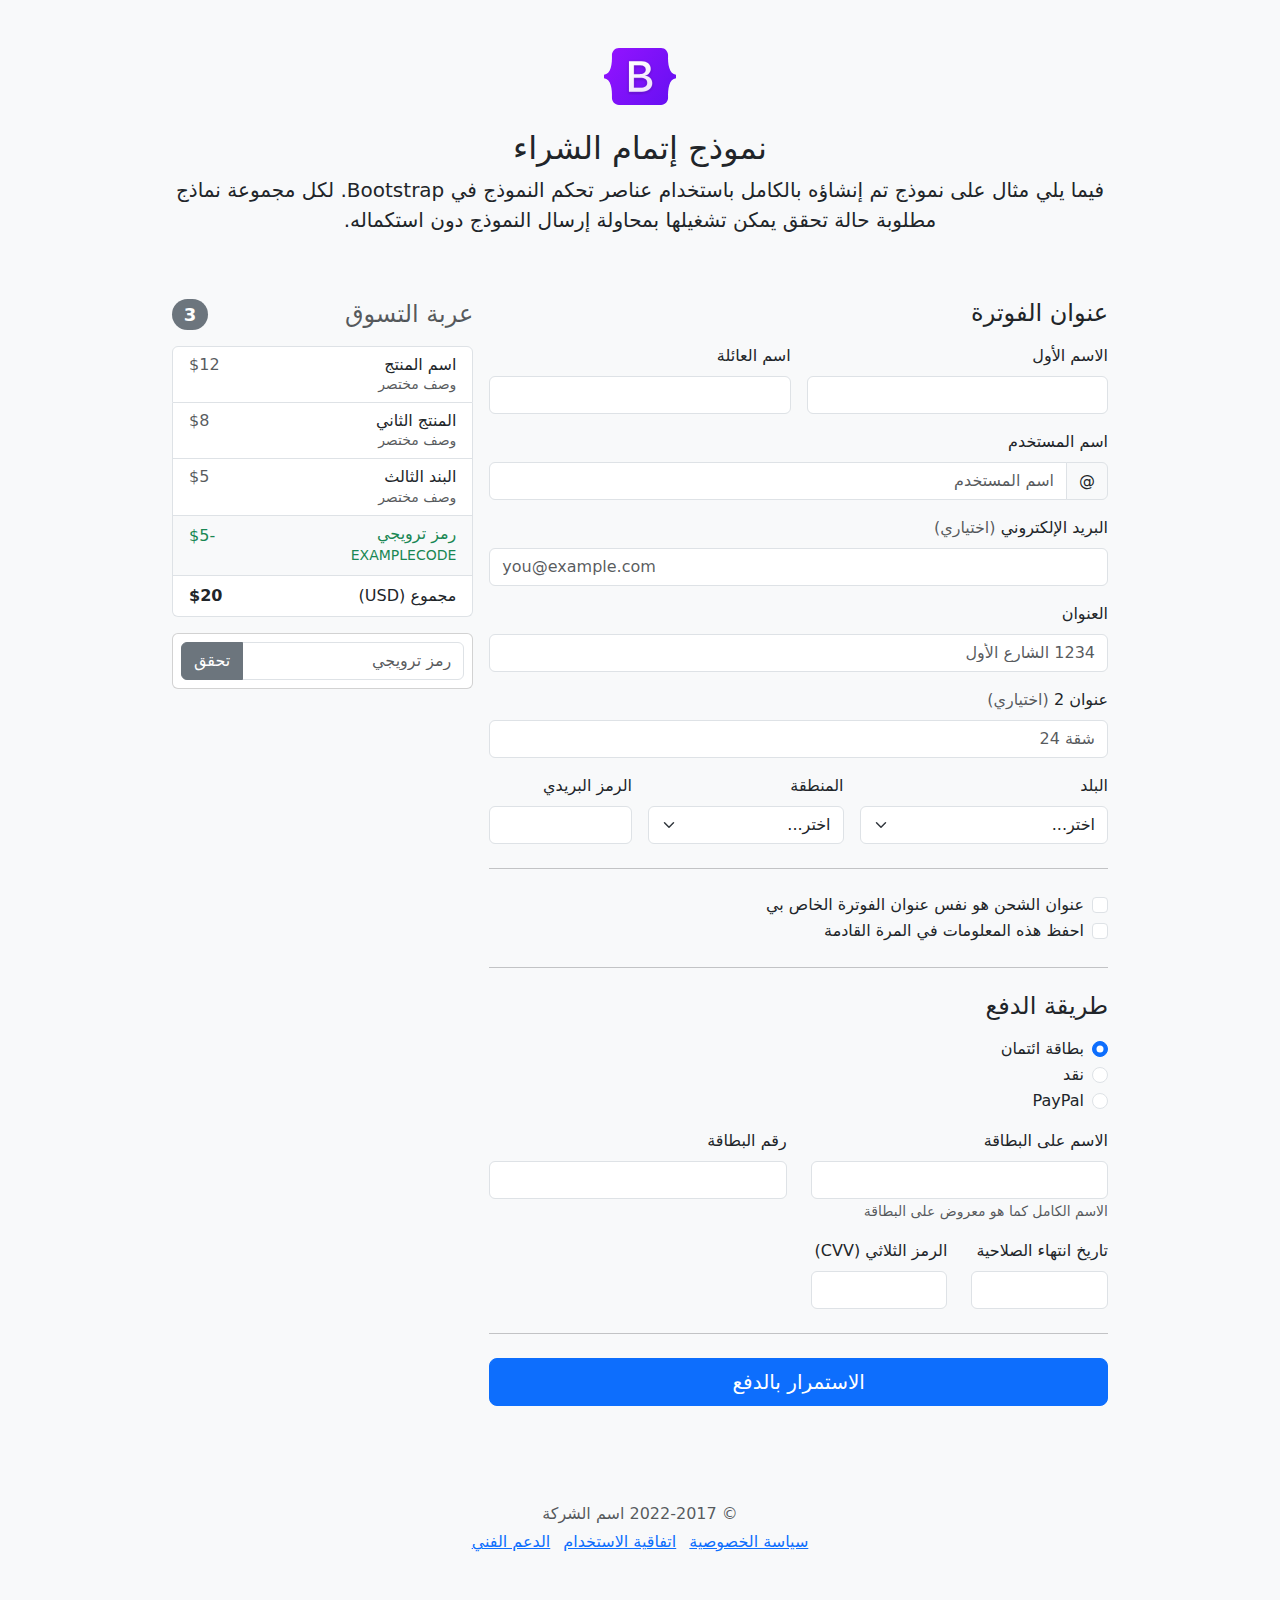
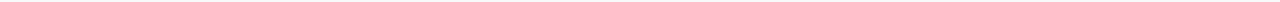
<file: bootstrap-5.3.0-alpha1-examples/checkout-rtl/index.html>
<!doctype html>
<html lang="ar" dir="rtl">
  <head>
    <meta charset="utf-8">
    <meta name="viewport" content="width=device-width, initial-scale=1">
    <meta name="description" content="">
    <meta name="author" content="Mark Otto, Jacob Thornton, and Bootstrap contributors">
    <meta name="generator" content="Hugo 0.108.0">
    <title>مثال إتمام الشراء · Bootstrap v5.3</title>

    <link rel="canonical" href="https://getbootstrap.com/docs/5.3/examples/checkout-rtl/">

    

    

<link href="../assets/dist/css/bootstrap.rtl.min.css" rel="stylesheet">

    <style>
      .bd-placeholder-img {
        font-size: 1.125rem;
        text-anchor: middle;
        -webkit-user-select: none;
        -moz-user-select: none;
        user-select: none;
      }

      @media (min-width: 768px) {
        .bd-placeholder-img-lg {
          font-size: 3.5rem;
        }
      }

      .b-example-divider {
        height: 3rem;
        background-color: rgba(0, 0, 0, .1);
        border: solid rgba(0, 0, 0, .15);
        border-width: 1px 0;
        box-shadow: inset 0 .5em 1.5em rgba(0, 0, 0, .1), inset 0 .125em .5em rgba(0, 0, 0, .15);
      }

      .b-example-vr {
        flex-shrink: 0;
        width: 1.5rem;
        height: 100vh;
      }

      .bi {
        vertical-align: -.125em;
        fill: currentColor;
      }

      .nav-scroller {
        position: relative;
        z-index: 2;
        height: 2.75rem;
        overflow-y: hidden;
      }

      .nav-scroller .nav {
        display: flex;
        flex-wrap: nowrap;
        padding-bottom: 1rem;
        margin-top: -1px;
        overflow-x: auto;
        text-align: center;
        white-space: nowrap;
        -webkit-overflow-scrolling: touch;
      }
    </style>

    
    <!-- Custom styles for this template -->
    <link href="../checkout/checkout.css" rel="stylesheet">
  </head>
  <body class="bg-light">
    
<div class="container">
  <main>
    <div class="py-5 text-center">
      <img class="d-block mx-auto mb-4" src="../assets/brand/bootstrap-logo.svg" alt="" width="72" height="57">
      <h2>نموذج إتمام الشراء</h2>
      <p class="lead">فيما يلي مثال على نموذج تم إنشاؤه بالكامل باستخدام عناصر تحكم النموذج في Bootstrap. لكل مجموعة نماذج مطلوبة حالة تحقق يمكن تشغيلها بمحاولة إرسال النموذج دون استكماله.</p>
    </div>

    <div class="row g-3">
      <div class="col-md-5 col-lg-4 order-md-last">
        <h4 class="d-flex justify-content-between align-items-center mb-3">
          <span class="text-muted">عربة التسوق</span>
          <span class="badge bg-secondary rounded-pill">3</span>
        </h4>
        <ul class="list-group mb-3">
          <li class="list-group-item d-flex justify-content-between lh-sm">
            <div>
              <h6 class="my-0">اسم المنتج</h6>
              <small class="text-muted">وصف مختصر</small>
            </div>
            <span class="text-muted">$12</span>
          </li>
          <li class="list-group-item d-flex justify-content-between lh-sm">
            <div>
              <h6 class="my-0">المنتج الثاني</h6>
              <small class="text-muted">وصف مختصر</small>
            </div>
            <span class="text-muted">$8</span>
          </li>
          <li class="list-group-item d-flex justify-content-between lh-sm">
            <div>
              <h6 class="my-0">البند الثالث</h6>
              <small class="text-muted">وصف مختصر</small>
            </div>
            <span class="text-muted">$5</span>
          </li>
          <li class="list-group-item d-flex justify-content-between bg-light">
            <div class="text-success">
              <h6 class="my-0">رمز ترويجي</h6>
              <small>EXAMPLECODE</small>
            </div>
            <span class="text-success">-$5</span>
          </li>
          <li class="list-group-item d-flex justify-content-between">
            <span>مجموع (USD)</span>
            <strong>$20</strong>
          </li>
        </ul>

        <form class="card p-2">
          <div class="input-group">
            <input type="text" class="form-control" placeholder="رمز ترويجي">
            <button type="submit" class="btn btn-secondary">تحقق</button>
          </div>
        </form>
      </div>
      <div class="col-md-7 col-lg-8">
        <h4 class="mb-3">عنوان الفوترة</h4>
        <form class="needs-validation" novalidate>
          <div class="row g-3">
            <div class="col-sm-6">
              <label for="firstName" class="form-label">الاسم الأول</label>
              <input type="text" class="form-control" id="firstName" placeholder="" value="" required>
              <div class="invalid-feedback">
                يرجى إدخال اسم أول صحيح.
              </div>
            </div>

            <div class="col-sm-6">
              <label for="lastName" class="form-label">اسم العائلة</label>
              <input type="text" class="form-control" id="lastName" placeholder="" value="" required>
              <div class="invalid-feedback">
                يرجى إدخال اسم عائلة صحيح.
              </div>
            </div>

            <div class="col-12">
              <label for="username" class="form-label">اسم المستخدم</label>
              <div class="input-group has-validation">
                <span class="input-group-text">@</span>
                <input type="text" class="form-control" id="username" placeholder="اسم المستخدم" required>
              <div class="invalid-feedback">
                اسم المستخدم الخاص بك مطلوب.
                </div>
              </div>
            </div>

            <div class="col-12">
              <label for="email" class="form-label">البريد الإلكتروني <span class="text-muted">(اختياري)</span></label>
              <input type="email" class="form-control" id="email" placeholder="you@example.com">
              <div class="invalid-feedback">
                يرجى إدخال عنوان بريد إلكتروني صحيح لتصلكم تحديثات الشحن.
              </div>
            </div>

            <div class="col-12">
              <label for="address" class="form-label">العنوان</label>
              <input type="text" class="form-control" id="address" placeholder="1234 الشارع الأول" required>
              <div class="invalid-feedback">
                يرجى إدخال عنوان الشحن الخاص بك.
              </div>
            </div>

            <div class="col-12">
              <label for="address2" class="form-label">عنوان 2 <span class="text-muted">(اختياري)</span></label>
              <input type="text" class="form-control" id="address2" placeholder="شقة 24">
            </div>

            <div class="col-md-5">
              <label for="country" class="form-label">البلد</label>
              <select class="form-select" id="country" required>
                <option value="">اختر...</option>
                <option>الولايات المتحدة الأمريكية</option>
              </select>
              <div class="invalid-feedback">
                يرجى اختيار بلد صحيح.
              </div>
            </div>

            <div class="col-md-4">
              <label for="state" class="form-label">المنطقة</label>
              <select class="form-select" id="state" required>
                <option value="">اختر...</option>
                <option>كاليفورنيا</option>
              </select>
              <div class="invalid-feedback">
                يرجى اختيار اسم منطقة صحيح.
              </div>
            </div>

            <div class="col-md-3">
              <label for="zip" class="form-label">الرمز البريدي</label>
              <input type="text" class="form-control" id="zip" placeholder="" required>
              <div class="invalid-feedback">
                الرمز البريدي مطلوب.
              </div>
            </div>
          </div>

          <hr class="my-4">

          <div class="form-check">
            <input type="checkbox" class="form-check-input" id="same-address">
            <label class="form-check-label" for="same-address">عنوان الشحن هو نفس عنوان الفوترة الخاص بي</label>
          </div>

          <div class="form-check">
            <input type="checkbox" class="form-check-input" id="save-info">
            <label class="form-check-label" for="save-info">احفظ هذه المعلومات في المرة القادمة</label>
          </div>

          <hr class="my-4">

          <h4 class="mb-3">طريقة الدفع</h4>

          <div class="my-3">
            <div class="form-check">
              <input id="credit" name="paymentMethod" type="radio" class="form-check-input" checked required>
              <label class="form-check-label" for="credit">بطاقة ائتمان</label>
            </div>
            <div class="form-check">
              <input id="cash" name="paymentMethod" type="radio" class="form-check-input" required>
              <label class="form-check-label" for="cash">نقد</label>
            </div>
            <div class="form-check">
              <input id="paypal" name="paymentMethod" type="radio" class="form-check-input" required>
              <label class="form-check-label" for="paypal">PayPal</label>
            </div>
          </div>

          <div class="row gy-3">
            <div class="col-md-6">
              <label for="cc-name" class="form-label">الاسم على البطاقة</label>
              <input type="text" class="form-control" id="cc-name" placeholder="" required>
              <small class="text-muted">الاسم الكامل كما هو معروض على البطاقة</small>
              <div class="invalid-feedback">
                الاسم على البطاقة مطلوب
              </div>
            </div>

            <div class="col-md-6">
              <label for="cc-number" class="form-label">رقم البطاقة</label>
              <input type="text" class="form-control" id="cc-number" placeholder="" required>
              <div class="invalid-feedback">
                رقم بطاقة الائتمان مطلوب
              </div>
            </div>

            <div class="col-md-3">
              <label for="cc-expiration" class="form-label">تاريخ انتهاء الصلاحية</label>
              <input type="text" class="form-control" id="cc-expiration" placeholder="" required>
              <div class="invalid-feedback">
                تاريخ انتهاء الصلاحية مطلوب
              </div>
            </div>

            <div class="col-md-3">
              <label for="cc-cvv" class="form-label">الرمز الثلاثي (CVV)</label>
              <input type="text" class="form-control" id="cc-cvv" placeholder="" required>
              <div class="invalid-feedback">
                رمز الحماية مطلوب
              </div>
            </div>
          </div>

          <hr class="my-4">

          <button class="w-100 btn btn-primary btn-lg" type="submit">الاستمرار بالدفع</button>
        </form>
      </div>
    </div>
  </main>
  <footer class="my-5 pt-5 text-muted text-center text-small">
    <p class="mb-1">&copy; 2022-2017 اسم الشركة</p>
    <ul class="list-inline">
      <li class="list-inline-item"><a href="#">سياسة الخصوصية</a></li>
      <li class="list-inline-item"><a href="#">اتفاقية الاستخدام</a></li>
      <li class="list-inline-item"><a href="#">الدعم الفني</a></li>
    </ul>
  </footer>
</div>


    <script src="../assets/dist/js/bootstrap.bundle.min.js"></script>

      <script src="../checkout/checkout.js"></script>
  </body>
</html>
</file>
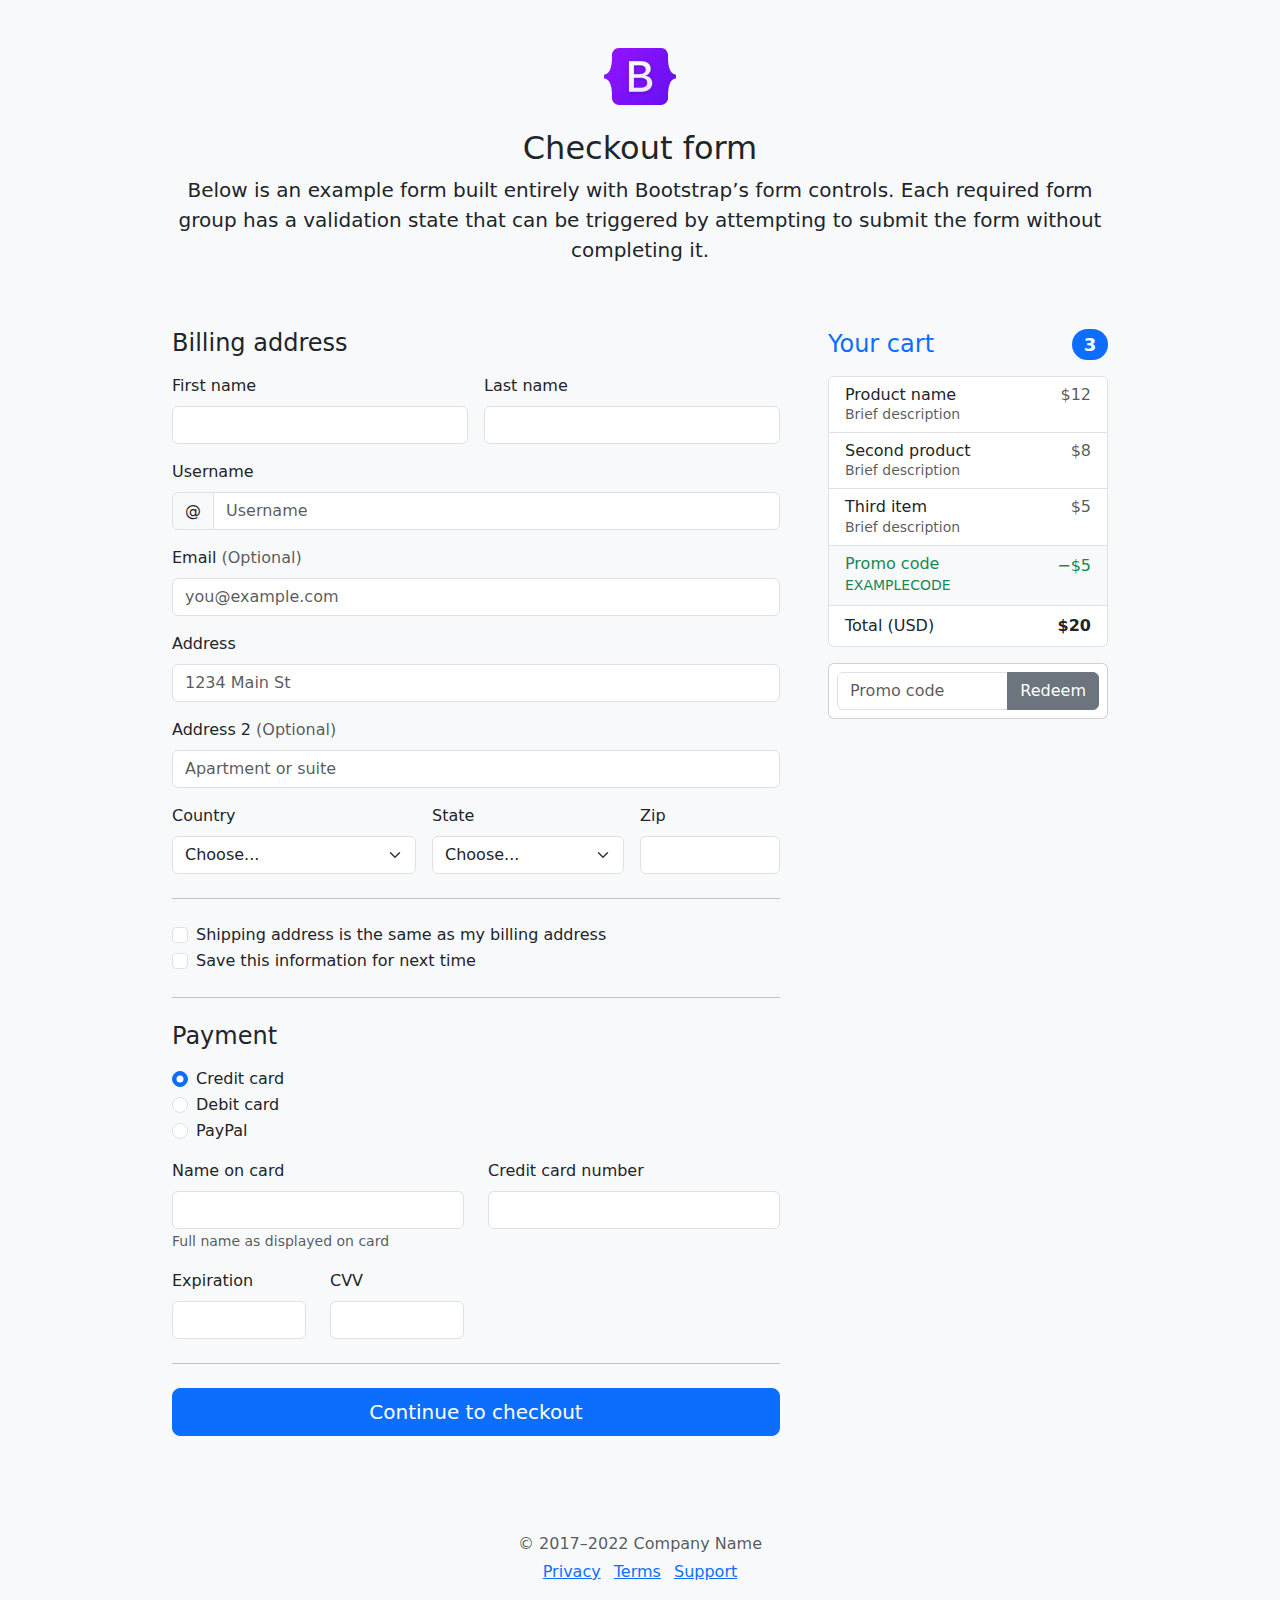
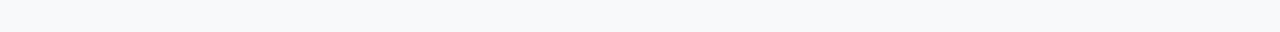
<file: bootstrap-5.3.0-alpha1-examples/checkout/index.html>
<!doctype html>
<html lang="en">
  <head>
    <meta charset="utf-8">
    <meta name="viewport" content="width=device-width, initial-scale=1">
    <meta name="description" content="">
    <meta name="author" content="Mark Otto, Jacob Thornton, and Bootstrap contributors">
    <meta name="generator" content="Hugo 0.108.0">
    <title>Checkout example · Bootstrap v5.3</title>

    <link rel="canonical" href="https://getbootstrap.com/docs/5.3/examples/checkout/">

    

    

<link href="../assets/dist/css/bootstrap.min.css" rel="stylesheet">

    <style>
      .bd-placeholder-img {
        font-size: 1.125rem;
        text-anchor: middle;
        -webkit-user-select: none;
        -moz-user-select: none;
        user-select: none;
      }

      @media (min-width: 768px) {
        .bd-placeholder-img-lg {
          font-size: 3.5rem;
        }
      }

      .b-example-divider {
        height: 3rem;
        background-color: rgba(0, 0, 0, .1);
        border: solid rgba(0, 0, 0, .15);
        border-width: 1px 0;
        box-shadow: inset 0 .5em 1.5em rgba(0, 0, 0, .1), inset 0 .125em .5em rgba(0, 0, 0, .15);
      }

      .b-example-vr {
        flex-shrink: 0;
        width: 1.5rem;
        height: 100vh;
      }

      .bi {
        vertical-align: -.125em;
        fill: currentColor;
      }

      .nav-scroller {
        position: relative;
        z-index: 2;
        height: 2.75rem;
        overflow-y: hidden;
      }

      .nav-scroller .nav {
        display: flex;
        flex-wrap: nowrap;
        padding-bottom: 1rem;
        margin-top: -1px;
        overflow-x: auto;
        text-align: center;
        white-space: nowrap;
        -webkit-overflow-scrolling: touch;
      }
    </style>

    
    <!-- Custom styles for this template -->
    <link href="checkout.css" rel="stylesheet">
  </head>
  <body class="bg-light">
    
<div class="container">
  <main>
    <div class="py-5 text-center">
      <img class="d-block mx-auto mb-4" src="../assets/brand/bootstrap-logo.svg" alt="" width="72" height="57">
      <h2>Checkout form</h2>
      <p class="lead">Below is an example form built entirely with Bootstrap’s form controls. Each required form group has a validation state that can be triggered by attempting to submit the form without completing it.</p>
    </div>

    <div class="row g-5">
      <div class="col-md-5 col-lg-4 order-md-last">
        <h4 class="d-flex justify-content-between align-items-center mb-3">
          <span class="text-primary">Your cart</span>
          <span class="badge bg-primary rounded-pill">3</span>
        </h4>
        <ul class="list-group mb-3">
          <li class="list-group-item d-flex justify-content-between lh-sm">
            <div>
              <h6 class="my-0">Product name</h6>
              <small class="text-muted">Brief description</small>
            </div>
            <span class="text-muted">$12</span>
          </li>
          <li class="list-group-item d-flex justify-content-between lh-sm">
            <div>
              <h6 class="my-0">Second product</h6>
              <small class="text-muted">Brief description</small>
            </div>
            <span class="text-muted">$8</span>
          </li>
          <li class="list-group-item d-flex justify-content-between lh-sm">
            <div>
              <h6 class="my-0">Third item</h6>
              <small class="text-muted">Brief description</small>
            </div>
            <span class="text-muted">$5</span>
          </li>
          <li class="list-group-item d-flex justify-content-between bg-light">
            <div class="text-success">
              <h6 class="my-0">Promo code</h6>
              <small>EXAMPLECODE</small>
            </div>
            <span class="text-success">−$5</span>
          </li>
          <li class="list-group-item d-flex justify-content-between">
            <span>Total (USD)</span>
            <strong>$20</strong>
          </li>
        </ul>

        <form class="card p-2">
          <div class="input-group">
            <input type="text" class="form-control" placeholder="Promo code">
            <button type="submit" class="btn btn-secondary">Redeem</button>
          </div>
        </form>
      </div>
      <div class="col-md-7 col-lg-8">
        <h4 class="mb-3">Billing address</h4>
        <form class="needs-validation" novalidate>
          <div class="row g-3">
            <div class="col-sm-6">
              <label for="firstName" class="form-label">First name</label>
              <input type="text" class="form-control" id="firstName" placeholder="" value="" required>
              <div class="invalid-feedback">
                Valid first name is required.
              </div>
            </div>

            <div class="col-sm-6">
              <label for="lastName" class="form-label">Last name</label>
              <input type="text" class="form-control" id="lastName" placeholder="" value="" required>
              <div class="invalid-feedback">
                Valid last name is required.
              </div>
            </div>

            <div class="col-12">
              <label for="username" class="form-label">Username</label>
              <div class="input-group has-validation">
                <span class="input-group-text">@</span>
                <input type="text" class="form-control" id="username" placeholder="Username" required>
              <div class="invalid-feedback">
                  Your username is required.
                </div>
              </div>
            </div>

            <div class="col-12">
              <label for="email" class="form-label">Email <span class="text-muted">(Optional)</span></label>
              <input type="email" class="form-control" id="email" placeholder="you@example.com">
              <div class="invalid-feedback">
                Please enter a valid email address for shipping updates.
              </div>
            </div>

            <div class="col-12">
              <label for="address" class="form-label">Address</label>
              <input type="text" class="form-control" id="address" placeholder="1234 Main St" required>
              <div class="invalid-feedback">
                Please enter your shipping address.
              </div>
            </div>

            <div class="col-12">
              <label for="address2" class="form-label">Address 2 <span class="text-muted">(Optional)</span></label>
              <input type="text" class="form-control" id="address2" placeholder="Apartment or suite">
            </div>

            <div class="col-md-5">
              <label for="country" class="form-label">Country</label>
              <select class="form-select" id="country" required>
                <option value="">Choose...</option>
                <option>United States</option>
              </select>
              <div class="invalid-feedback">
                Please select a valid country.
              </div>
            </div>

            <div class="col-md-4">
              <label for="state" class="form-label">State</label>
              <select class="form-select" id="state" required>
                <option value="">Choose...</option>
                <option>California</option>
              </select>
              <div class="invalid-feedback">
                Please provide a valid state.
              </div>
            </div>

            <div class="col-md-3">
              <label for="zip" class="form-label">Zip</label>
              <input type="text" class="form-control" id="zip" placeholder="" required>
              <div class="invalid-feedback">
                Zip code required.
              </div>
            </div>
          </div>

          <hr class="my-4">

          <div class="form-check">
            <input type="checkbox" class="form-check-input" id="same-address">
            <label class="form-check-label" for="same-address">Shipping address is the same as my billing address</label>
          </div>

          <div class="form-check">
            <input type="checkbox" class="form-check-input" id="save-info">
            <label class="form-check-label" for="save-info">Save this information for next time</label>
          </div>

          <hr class="my-4">

          <h4 class="mb-3">Payment</h4>

          <div class="my-3">
            <div class="form-check">
              <input id="credit" name="paymentMethod" type="radio" class="form-check-input" checked required>
              <label class="form-check-label" for="credit">Credit card</label>
            </div>
            <div class="form-check">
              <input id="debit" name="paymentMethod" type="radio" class="form-check-input" required>
              <label class="form-check-label" for="debit">Debit card</label>
            </div>
            <div class="form-check">
              <input id="paypal" name="paymentMethod" type="radio" class="form-check-input" required>
              <label class="form-check-label" for="paypal">PayPal</label>
            </div>
          </div>

          <div class="row gy-3">
            <div class="col-md-6">
              <label for="cc-name" class="form-label">Name on card</label>
              <input type="text" class="form-control" id="cc-name" placeholder="" required>
              <small class="text-muted">Full name as displayed on card</small>
              <div class="invalid-feedback">
                Name on card is required
              </div>
            </div>

            <div class="col-md-6">
              <label for="cc-number" class="form-label">Credit card number</label>
              <input type="text" class="form-control" id="cc-number" placeholder="" required>
              <div class="invalid-feedback">
                Credit card number is required
              </div>
            </div>

            <div class="col-md-3">
              <label for="cc-expiration" class="form-label">Expiration</label>
              <input type="text" class="form-control" id="cc-expiration" placeholder="" required>
              <div class="invalid-feedback">
                Expiration date required
              </div>
            </div>

            <div class="col-md-3">
              <label for="cc-cvv" class="form-label">CVV</label>
              <input type="text" class="form-control" id="cc-cvv" placeholder="" required>
              <div class="invalid-feedback">
                Security code required
              </div>
            </div>
          </div>

          <hr class="my-4">

          <button class="w-100 btn btn-primary btn-lg" type="submit">Continue to checkout</button>
        </form>
      </div>
    </div>
  </main>

  <footer class="my-5 pt-5 text-muted text-center text-small">
    <p class="mb-1">&copy; 2017–2022 Company Name</p>
    <ul class="list-inline">
      <li class="list-inline-item"><a href="#">Privacy</a></li>
      <li class="list-inline-item"><a href="#">Terms</a></li>
      <li class="list-inline-item"><a href="#">Support</a></li>
    </ul>
  </footer>
</div>


    <script src="../assets/dist/js/bootstrap.bundle.min.js"></script>

      <script src="checkout.js"></script>
  </body>
</html>
</file>
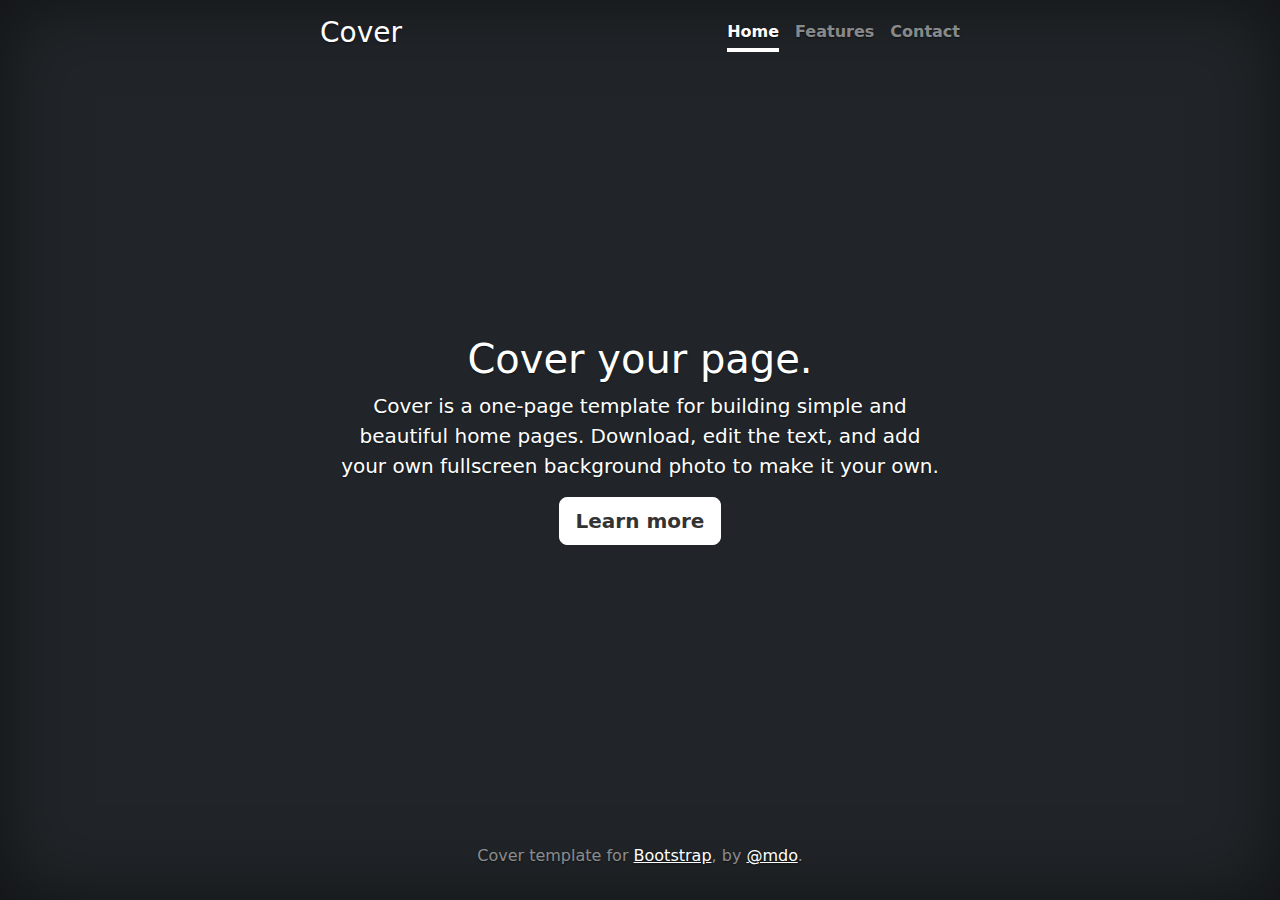
<file: bootstrap-5.3.0-alpha1-examples/cover/index.html>
<!doctype html>
<html lang="en" class="h-100">
  <head>
    <meta charset="utf-8">
    <meta name="viewport" content="width=device-width, initial-scale=1">
    <meta name="description" content="">
    <meta name="author" content="Mark Otto, Jacob Thornton, and Bootstrap contributors">
    <meta name="generator" content="Hugo 0.108.0">
    <title>Cover Template · Bootstrap v5.3</title>

    <link rel="canonical" href="https://getbootstrap.com/docs/5.3/examples/cover/">

    

    

<link href="../assets/dist/css/bootstrap.min.css" rel="stylesheet">

    <style>
      .bd-placeholder-img {
        font-size: 1.125rem;
        text-anchor: middle;
        -webkit-user-select: none;
        -moz-user-select: none;
        user-select: none;
      }

      @media (min-width: 768px) {
        .bd-placeholder-img-lg {
          font-size: 3.5rem;
        }
      }

      .b-example-divider {
        height: 3rem;
        background-color: rgba(0, 0, 0, .1);
        border: solid rgba(0, 0, 0, .15);
        border-width: 1px 0;
        box-shadow: inset 0 .5em 1.5em rgba(0, 0, 0, .1), inset 0 .125em .5em rgba(0, 0, 0, .15);
      }

      .b-example-vr {
        flex-shrink: 0;
        width: 1.5rem;
        height: 100vh;
      }

      .bi {
        vertical-align: -.125em;
        fill: currentColor;
      }

      .nav-scroller {
        position: relative;
        z-index: 2;
        height: 2.75rem;
        overflow-y: hidden;
      }

      .nav-scroller .nav {
        display: flex;
        flex-wrap: nowrap;
        padding-bottom: 1rem;
        margin-top: -1px;
        overflow-x: auto;
        text-align: center;
        white-space: nowrap;
        -webkit-overflow-scrolling: touch;
      }
    </style>

    
    <!-- Custom styles for this template -->
    <link href="cover.css" rel="stylesheet">
  </head>
  <body class="d-flex h-100 text-center text-bg-dark">
    
<div class="cover-container d-flex w-100 h-100 p-3 mx-auto flex-column">
  <header class="mb-auto">
    <div>
      <h3 class="float-md-start mb-0">Cover</h3>
      <nav class="nav nav-masthead justify-content-center float-md-end">
        <a class="nav-link fw-bold py-1 px-0 active" aria-current="page" href="#">Home</a>
        <a class="nav-link fw-bold py-1 px-0" href="#">Features</a>
        <a class="nav-link fw-bold py-1 px-0" href="#">Contact</a>
      </nav>
    </div>
  </header>

  <main class="px-3">
    <h1>Cover your page.</h1>
    <p class="lead">Cover is a one-page template for building simple and beautiful home pages. Download, edit the text, and add your own fullscreen background photo to make it your own.</p>
    <p class="lead">
      <a href="#" class="btn btn-lg btn-light fw-bold border-white bg-white">Learn more</a>
    </p>
  </main>

  <footer class="mt-auto text-white-50">
    <p>Cover template for <a href="https://getbootstrap.com/" class="text-white">Bootstrap</a>, by <a href="https://twitter.com/mdo" class="text-white">@mdo</a>.</p>
  </footer>
</div>


    
  </body>
</html>
</file>
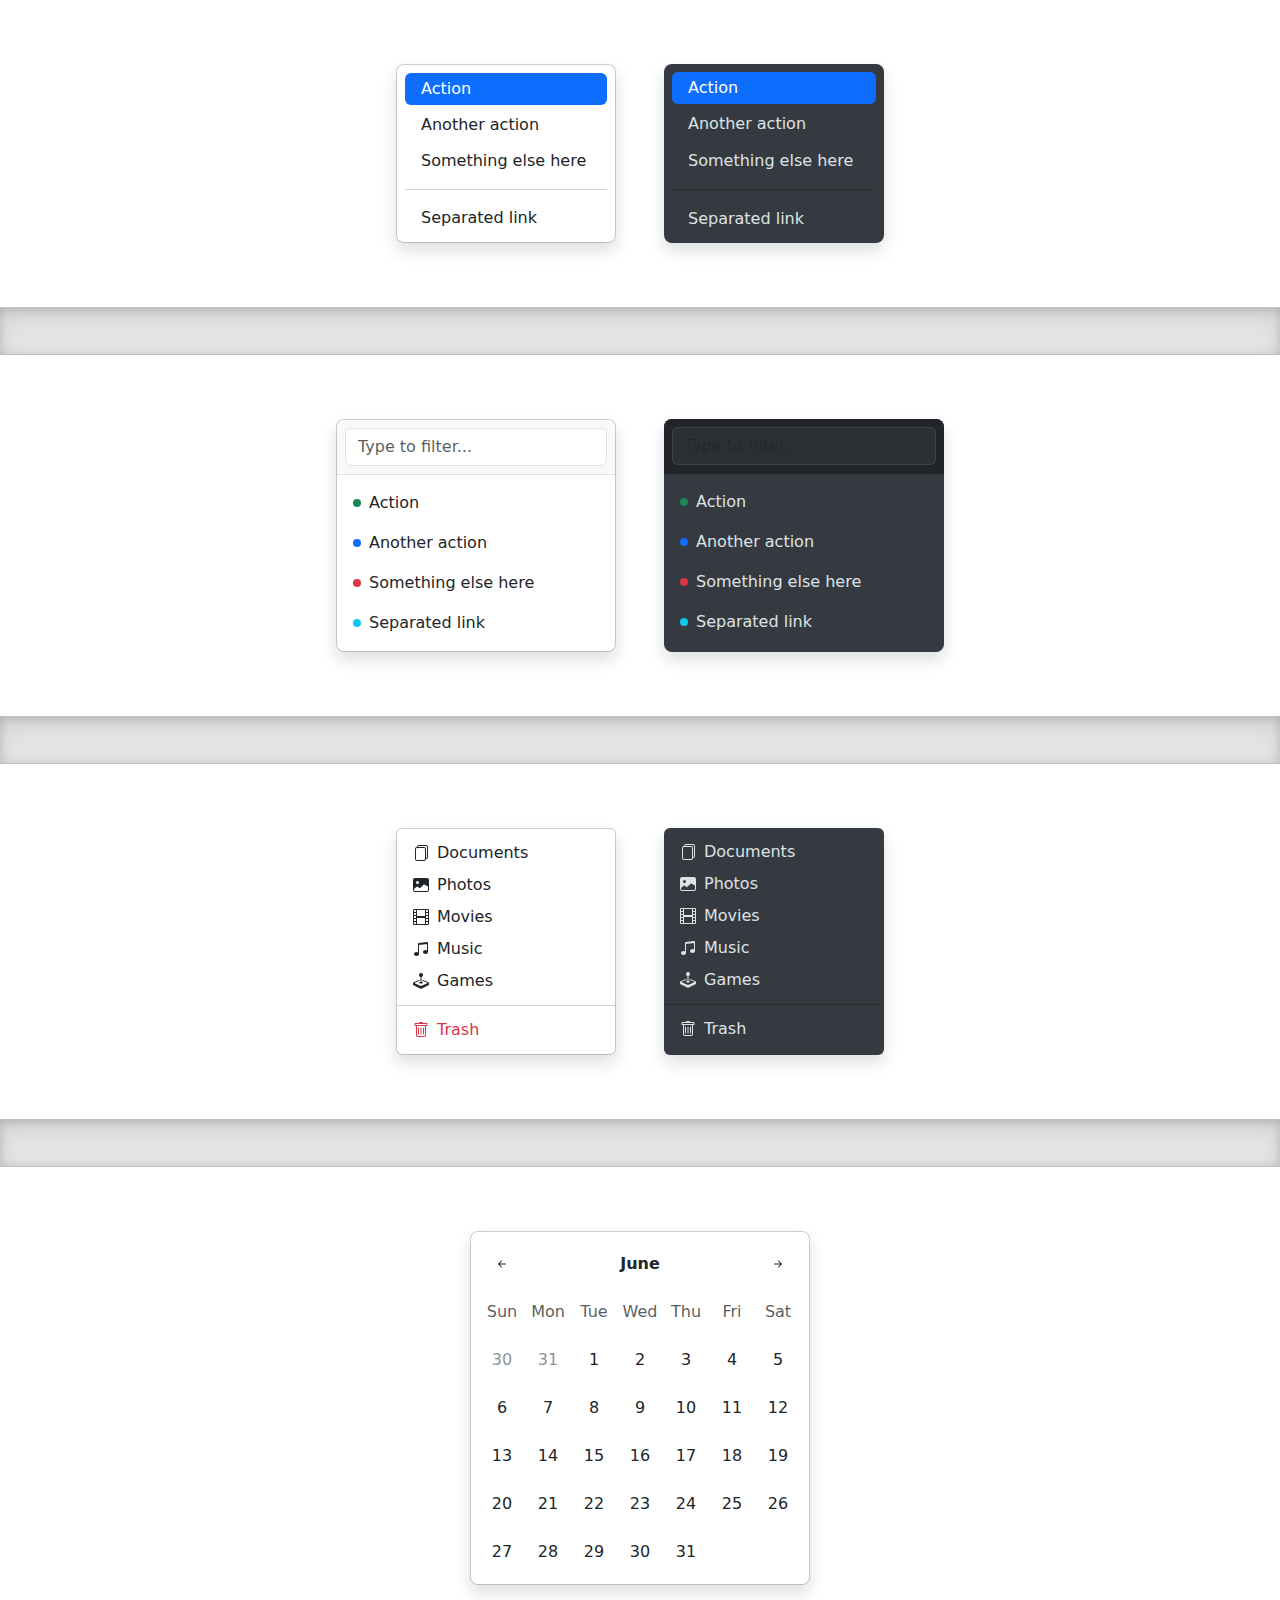
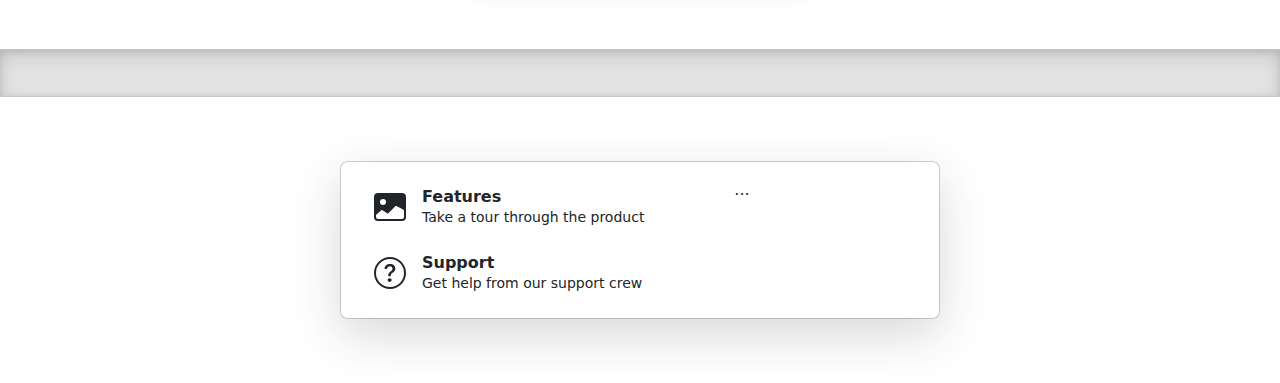
<file: bootstrap-5.3.0-alpha1-examples/dropdowns/index.html>
<!doctype html>
<html lang="en">
  <head>
    <meta charset="utf-8">
    <meta name="viewport" content="width=device-width, initial-scale=1">
    <meta name="description" content="">
    <meta name="author" content="Mark Otto, Jacob Thornton, and Bootstrap contributors">
    <meta name="generator" content="Hugo 0.108.0">
    <title>Dropdowns · Bootstrap v5.3</title>

    <link rel="canonical" href="https://getbootstrap.com/docs/5.3/examples/dropdowns/">

    

    

<link href="../assets/dist/css/bootstrap.min.css" rel="stylesheet">

    <style>
      .bd-placeholder-img {
        font-size: 1.125rem;
        text-anchor: middle;
        -webkit-user-select: none;
        -moz-user-select: none;
        user-select: none;
      }

      @media (min-width: 768px) {
        .bd-placeholder-img-lg {
          font-size: 3.5rem;
        }
      }

      .b-example-divider {
        height: 3rem;
        background-color: rgba(0, 0, 0, .1);
        border: solid rgba(0, 0, 0, .15);
        border-width: 1px 0;
        box-shadow: inset 0 .5em 1.5em rgba(0, 0, 0, .1), inset 0 .125em .5em rgba(0, 0, 0, .15);
      }

      .b-example-vr {
        flex-shrink: 0;
        width: 1.5rem;
        height: 100vh;
      }

      .bi {
        vertical-align: -.125em;
        fill: currentColor;
      }

      .nav-scroller {
        position: relative;
        z-index: 2;
        height: 2.75rem;
        overflow-y: hidden;
      }

      .nav-scroller .nav {
        display: flex;
        flex-wrap: nowrap;
        padding-bottom: 1rem;
        margin-top: -1px;
        overflow-x: auto;
        text-align: center;
        white-space: nowrap;
        -webkit-overflow-scrolling: touch;
      }
    </style>

    
    <!-- Custom styles for this template -->
    <link href="dropdowns.css" rel="stylesheet">
  </head>
  <body>
    
<svg xmlns="http://www.w3.org/2000/svg" style="display: none;">
  <symbol id="bootstrap" viewBox="0 0 118 94">
    <title>Bootstrap</title>
    <path fill-rule="evenodd" clip-rule="evenodd" d="M24.509 0c-6.733 0-11.715 5.893-11.492 12.284.214 6.14-.064 14.092-2.066 20.577C8.943 39.365 5.547 43.485 0 44.014v5.972c5.547.529 8.943 4.649 10.951 11.153 2.002 6.485 2.28 14.437 2.066 20.577C12.794 88.106 17.776 94 24.51 94H93.5c6.733 0 11.714-5.893 11.491-12.284-.214-6.14.064-14.092 2.066-20.577 2.009-6.504 5.396-10.624 10.943-11.153v-5.972c-5.547-.529-8.934-4.649-10.943-11.153-2.002-6.484-2.28-14.437-2.066-20.577C105.214 5.894 100.233 0 93.5 0H24.508zM80 57.863C80 66.663 73.436 72 62.543 72H44a2 2 0 01-2-2V24a2 2 0 012-2h18.437c9.083 0 15.044 4.92 15.044 12.474 0 5.302-4.01 10.049-9.119 10.88v.277C75.317 46.394 80 51.21 80 57.863zM60.521 28.34H49.948v14.934h8.905c6.884 0 10.68-2.772 10.68-7.727 0-4.643-3.264-7.207-9.012-7.207zM49.948 49.2v16.458H60.91c7.167 0 10.964-2.876 10.964-8.281 0-5.406-3.903-8.178-11.425-8.178H49.948z"></path>
  </symbol>

  <symbol id="exclamation-triangle-fill" viewBox="0 0 16 16">
    <path d="M8.982 1.566a1.13 1.13 0 0 0-1.96 0L.165 13.233c-.457.778.091 1.767.98 1.767h13.713c.889 0 1.438-.99.98-1.767L8.982 1.566zM8 5c.535 0 .954.462.9.995l-.35 3.507a.552.552 0 0 1-1.1 0L7.1 5.995A.905.905 0 0 1 8 5zm.002 6a1 1 0 1 1 0 2 1 1 0 0 1 0-2z"/>
  </symbol>

  <symbol id="check2" viewBox="0 0 16 16">
    <path d="M13.854 3.646a.5.5 0 0 1 0 .708l-7 7a.5.5 0 0 1-.708 0l-3.5-3.5a.5.5 0 1 1 .708-.708L6.5 10.293l6.646-6.647a.5.5 0 0 1 .708 0z"/>
  </symbol>

  <symbol id="check2-circle" viewBox="0 0 16 16">
    <path d="M2.5 8a5.5 5.5 0 0 1 8.25-4.764.5.5 0 0 0 .5-.866A6.5 6.5 0 1 0 14.5 8a.5.5 0 0 0-1 0 5.5 5.5 0 1 1-11 0z"/>
    <path d="M15.354 3.354a.5.5 0 0 0-.708-.708L8 9.293 5.354 6.646a.5.5 0 1 0-.708.708l3 3a.5.5 0 0 0 .708 0l7-7z"/>
  </symbol>

  <symbol id="bookmark-star" viewBox="0 0 16 16">
    <path d="M7.84 4.1a.178.178 0 0 1 .32 0l.634 1.285a.178.178 0 0 0 .134.098l1.42.206c.145.021.204.2.098.303L9.42 6.993a.178.178 0 0 0-.051.158l.242 1.414a.178.178 0 0 1-.258.187l-1.27-.668a.178.178 0 0 0-.165 0l-1.27.668a.178.178 0 0 1-.257-.187l.242-1.414a.178.178 0 0 0-.05-.158l-1.03-1.001a.178.178 0 0 1 .098-.303l1.42-.206a.178.178 0 0 0 .134-.098L7.84 4.1z"/>
    <path d="M2 2a2 2 0 0 1 2-2h8a2 2 0 0 1 2 2v13.5a.5.5 0 0 1-.777.416L8 13.101l-5.223 2.815A.5.5 0 0 1 2 15.5V2zm2-1a1 1 0 0 0-1 1v12.566l4.723-2.482a.5.5 0 0 1 .554 0L13 14.566V2a1 1 0 0 0-1-1H4z"/>
  </symbol>

  <symbol id="grid-fill" viewBox="0 0 16 16">
    <path d="M1 2.5A1.5 1.5 0 0 1 2.5 1h3A1.5 1.5 0 0 1 7 2.5v3A1.5 1.5 0 0 1 5.5 7h-3A1.5 1.5 0 0 1 1 5.5v-3zm8 0A1.5 1.5 0 0 1 10.5 1h3A1.5 1.5 0 0 1 15 2.5v3A1.5 1.5 0 0 1 13.5 7h-3A1.5 1.5 0 0 1 9 5.5v-3zm-8 8A1.5 1.5 0 0 1 2.5 9h3A1.5 1.5 0 0 1 7 10.5v3A1.5 1.5 0 0 1 5.5 15h-3A1.5 1.5 0 0 1 1 13.5v-3zm8 0A1.5 1.5 0 0 1 10.5 9h3a1.5 1.5 0 0 1 1.5 1.5v3a1.5 1.5 0 0 1-1.5 1.5h-3A1.5 1.5 0 0 1 9 13.5v-3z"/>
  </symbol>

  <symbol id="stars" viewBox="0 0 16 16">
    <path d="M7.657 6.247c.11-.33.576-.33.686 0l.645 1.937a2.89 2.89 0 0 0 1.829 1.828l1.936.645c.33.11.33.576 0 .686l-1.937.645a2.89 2.89 0 0 0-1.828 1.829l-.645 1.936a.361.361 0 0 1-.686 0l-.645-1.937a2.89 2.89 0 0 0-1.828-1.828l-1.937-.645a.361.361 0 0 1 0-.686l1.937-.645a2.89 2.89 0 0 0 1.828-1.828l.645-1.937zM3.794 1.148a.217.217 0 0 1 .412 0l.387 1.162c.173.518.579.924 1.097 1.097l1.162.387a.217.217 0 0 1 0 .412l-1.162.387A1.734 1.734 0 0 0 4.593 5.69l-.387 1.162a.217.217 0 0 1-.412 0L3.407 5.69A1.734 1.734 0 0 0 2.31 4.593l-1.162-.387a.217.217 0 0 1 0-.412l1.162-.387A1.734 1.734 0 0 0 3.407 2.31l.387-1.162zM10.863.099a.145.145 0 0 1 .274 0l.258.774c.115.346.386.617.732.732l.774.258a.145.145 0 0 1 0 .274l-.774.258a1.156 1.156 0 0 0-.732.732l-.258.774a.145.145 0 0 1-.274 0l-.258-.774a1.156 1.156 0 0 0-.732-.732L9.1 2.137a.145.145 0 0 1 0-.274l.774-.258c.346-.115.617-.386.732-.732L10.863.1z"/>
  </symbol>

  <symbol id="film" viewBox="0 0 16 16">
    <path d="M0 1a1 1 0 0 1 1-1h14a1 1 0 0 1 1 1v14a1 1 0 0 1-1 1H1a1 1 0 0 1-1-1V1zm4 0v6h8V1H4zm8 8H4v6h8V9zM1 1v2h2V1H1zm2 3H1v2h2V4zM1 7v2h2V7H1zm2 3H1v2h2v-2zm-2 3v2h2v-2H1zM15 1h-2v2h2V1zm-2 3v2h2V4h-2zm2 3h-2v2h2V7zm-2 3v2h2v-2h-2zm2 3h-2v2h2v-2z"/>
  </symbol>

  <symbol id="joystick" viewBox="0 0 16 16">
    <path d="M10 2a2 2 0 0 1-1.5 1.937v5.087c.863.083 1.5.377 1.5.726 0 .414-.895.75-2 .75s-2-.336-2-.75c0-.35.637-.643 1.5-.726V3.937A2 2 0 1 1 10 2z"/>
    <path d="M0 9.665v1.717a1 1 0 0 0 .553.894l6.553 3.277a2 2 0 0 0 1.788 0l6.553-3.277a1 1 0 0 0 .553-.894V9.665c0-.1-.06-.19-.152-.23L9.5 6.715v.993l5.227 2.178a.125.125 0 0 1 .001.23l-5.94 2.546a2 2 0 0 1-1.576 0l-5.94-2.546a.125.125 0 0 1 .001-.23L6.5 7.708l-.013-.988L.152 9.435a.25.25 0 0 0-.152.23z"/>
  </symbol>

  <symbol id="music-note-beamed" viewBox="0 0 16 16">
    <path d="M6 13c0 1.105-1.12 2-2.5 2S1 14.105 1 13c0-1.104 1.12-2 2.5-2s2.5.896 2.5 2zm9-2c0 1.105-1.12 2-2.5 2s-2.5-.895-2.5-2 1.12-2 2.5-2 2.5.895 2.5 2z"/>
    <path fill-rule="evenodd" d="M14 11V2h1v9h-1zM6 3v10H5V3h1z"/>
    <path d="M5 2.905a1 1 0 0 1 .9-.995l8-.8a1 1 0 0 1 1.1.995V3L5 4V2.905z"/>
  </symbol>

  <symbol id="files" viewBox="0 0 16 16">
    <path d="M13 0H6a2 2 0 0 0-2 2 2 2 0 0 0-2 2v10a2 2 0 0 0 2 2h7a2 2 0 0 0 2-2 2 2 0 0 0 2-2V2a2 2 0 0 0-2-2zm0 13V4a2 2 0 0 0-2-2H5a1 1 0 0 1 1-1h7a1 1 0 0 1 1 1v10a1 1 0 0 1-1 1zM3 4a1 1 0 0 1 1-1h7a1 1 0 0 1 1 1v10a1 1 0 0 1-1 1H4a1 1 0 0 1-1-1V4z"/>
  </symbol>

  <symbol id="image-fill" viewBox="0 0 16 16">
    <path d="M.002 3a2 2 0 0 1 2-2h12a2 2 0 0 1 2 2v10a2 2 0 0 1-2 2h-12a2 2 0 0 1-2-2V3zm1 9v1a1 1 0 0 0 1 1h12a1 1 0 0 0 1-1V9.5l-3.777-1.947a.5.5 0 0 0-.577.093l-3.71 3.71-2.66-1.772a.5.5 0 0 0-.63.062L1.002 12zm5-6.5a1.5 1.5 0 1 0-3 0 1.5 1.5 0 0 0 3 0z"/>
  </symbol>

  <symbol id="trash" viewBox="0 0 16 16">
    <path d="M5.5 5.5A.5.5 0 0 1 6 6v6a.5.5 0 0 1-1 0V6a.5.5 0 0 1 .5-.5zm2.5 0a.5.5 0 0 1 .5.5v6a.5.5 0 0 1-1 0V6a.5.5 0 0 1 .5-.5zm3 .5a.5.5 0 0 0-1 0v6a.5.5 0 0 0 1 0V6z"/>
    <path fill-rule="evenodd" d="M14.5 3a1 1 0 0 1-1 1H13v9a2 2 0 0 1-2 2H5a2 2 0 0 1-2-2V4h-.5a1 1 0 0 1-1-1V2a1 1 0 0 1 1-1H6a1 1 0 0 1 1-1h2a1 1 0 0 1 1 1h3.5a1 1 0 0 1 1 1v1zM4.118 4 4 4.059V13a1 1 0 0 0 1 1h6a1 1 0 0 0 1-1V4.059L11.882 4H4.118zM2.5 3V2h11v1h-11z"/>
  </symbol>

  <symbol id="question-circle" viewBox="0 0 16 16">
    <path d="M8 15A7 7 0 1 1 8 1a7 7 0 0 1 0 14zm0 1A8 8 0 1 0 8 0a8 8 0 0 0 0 16z"/>
    <path d="M5.255 5.786a.237.237 0 0 0 .241.247h.825c.138 0 .248-.113.266-.25.09-.656.54-1.134 1.342-1.134.686 0 1.314.343 1.314 1.168 0 .635-.374.927-.965 1.371-.673.489-1.206 1.06-1.168 1.987l.003.217a.25.25 0 0 0 .25.246h.811a.25.25 0 0 0 .25-.25v-.105c0-.718.273-.927 1.01-1.486.609-.463 1.244-.977 1.244-2.056 0-1.511-1.276-2.241-2.673-2.241-1.267 0-2.655.59-2.75 2.286zm1.557 5.763c0 .533.425.927 1.01.927.609 0 1.028-.394 1.028-.927 0-.552-.42-.94-1.029-.94-.584 0-1.009.388-1.009.94z"/>
  </symbol>

  <symbol id="arrow-left-short" viewBox="0 0 16 16">
    <path fill-rule="evenodd" d="M12 8a.5.5 0 0 1-.5.5H5.707l2.147 2.146a.5.5 0 0 1-.708.708l-3-3a.5.5 0 0 1 0-.708l3-3a.5.5 0 1 1 .708.708L5.707 7.5H11.5a.5.5 0 0 1 .5.5z"/>
  </symbol>

  <symbol id="arrow-right-short" viewBox="0 0 16 16">
    <path fill-rule="evenodd" d="M4 8a.5.5 0 0 1 .5-.5h5.793L8.146 5.354a.5.5 0 1 1 .708-.708l3 3a.5.5 0 0 1 0 .708l-3 3a.5.5 0 0 1-.708-.708L10.293 8.5H4.5A.5.5 0 0 1 4 8z"/>
  </symbol>
</svg>

<div class="d-flex gap-5 justify-content-center">
  <ul class="dropdown-menu position-static d-grid gap-1 p-2 rounded-3 mx-0 shadow w-220px">
    <li><a class="dropdown-item rounded-2 active" href="#">Action</a></li>
    <li><a class="dropdown-item rounded-2" href="#">Another action</a></li>
    <li><a class="dropdown-item rounded-2" href="#">Something else here</a></li>
    <li><hr class="dropdown-divider"></li>
    <li><a class="dropdown-item rounded-2" href="#">Separated link</a></li>
  </ul>
  <ul class="dropdown-menu dropdown-menu-dark position-static d-grid gap-1 p-2 rounded-3 mx-0 border-0 shadow w-220px">
    <li><a class="dropdown-item rounded-2 active" href="#">Action</a></li>
    <li><a class="dropdown-item rounded-2" href="#">Another action</a></li>
    <li><a class="dropdown-item rounded-2" href="#">Something else here</a></li>
    <li><hr class="dropdown-divider"></li>
    <li><a class="dropdown-item rounded-2" href="#">Separated link</a></li>
  </ul>
</div>

<div class="b-example-divider"></div>

<div class="d-flex gap-5 justify-content-center">
  <div class="dropdown-menu d-block position-static pt-0 mx-0 rounded-3 shadow overflow-hidden w-280px">
    <form class="p-2 mb-2 bg-light border-bottom">
      <input type="search" class="form-control" autocomplete="false" placeholder="Type to filter...">
    </form>
    <ul class="list-unstyled mb-0">
      <li><a class="dropdown-item d-flex align-items-center gap-2 py-2" href="#">
        <span class="d-inline-block bg-success rounded-circle p-1"></span>
        Action
      </a></li>
      <li><a class="dropdown-item d-flex align-items-center gap-2 py-2" href="#">
        <span class="d-inline-block bg-primary rounded-circle p-1"></span>
        Another action
      </a></li>
      <li><a class="dropdown-item d-flex align-items-center gap-2 py-2" href="#">
        <span class="d-inline-block bg-danger rounded-circle p-1"></span>
        Something else here
      </a></li>
      <li><a class="dropdown-item d-flex align-items-center gap-2 py-2" href="#">
        <span class="d-inline-block bg-info rounded-circle p-1"></span>
        Separated link
      </a></li>
    </ul>
  </div>

  <div class="dropdown-menu dropdown-menu-dark d-block position-static border-0 pt-0 mx-0 rounded-3 shadow overflow-hidden w-280px">
    <form class="p-2 mb-2 bg-dark border-bottom border-dark">
      <input type="search" class="form-control form-control-dark" autocomplete="false" placeholder="Type to filter...">
    </form>
    <ul class="list-unstyled mb-0">
      <li><a class="dropdown-item d-flex align-items-center gap-2 py-2" href="#">
        <span class="d-inline-block bg-success rounded-circle p-1"></span>
        Action
      </a></li>
      <li><a class="dropdown-item d-flex align-items-center gap-2 py-2" href="#">
        <span class="d-inline-block bg-primary rounded-circle p-1"></span>
        Another action
      </a></li>
      <li><a class="dropdown-item d-flex align-items-center gap-2 py-2" href="#">
        <span class="d-inline-block bg-danger rounded-circle p-1"></span>
        Something else here
      </a></li>
      <li><a class="dropdown-item d-flex align-items-center gap-2 py-2" href="#">
        <span class="d-inline-block bg-info rounded-circle p-1"></span>
        Separated link
      </a></li>
    </ul>
  </div>
</div>

<div class="b-example-divider"></div>

<div class="d-flex gap-5 justify-content-center">
  <ul class="dropdown-menu d-block position-static mx-0 shadow w-220px">
    <li>
      <a class="dropdown-item d-flex gap-2 align-items-center" href="#">
        <svg class="bi" width="16" height="16"><use xlink:href="#files"/></svg>
        Documents
      </a>
    </li>
    <li>
      <a class="dropdown-item d-flex gap-2 align-items-center" href="#">
        <svg class="bi" width="16" height="16"><use xlink:href="#image-fill"/></svg>
        Photos
      </a>
    </li>
    <li>
      <a class="dropdown-item d-flex gap-2 align-items-center" href="#">
        <svg class="bi" width="16" height="16"><use xlink:href="#film"/></svg>
        Movies
      </a>
    </li>
    <li>
      <a class="dropdown-item d-flex gap-2 align-items-center" href="#">
        <svg class="bi" width="16" height="16"><use xlink:href="#music-note-beamed"/></svg>
        Music
      </a>
    </li>
    <li>
      <a class="dropdown-item d-flex gap-2 align-items-center" href="#">
        <svg class="bi" width="16" height="16"><use xlink:href="#joystick"/></svg>
        Games
      </a>
    </li>
    <li><hr class="dropdown-divider"></li>
    <li>
      <a class="dropdown-item dropdown-item-danger d-flex gap-2 align-items-center" href="#">
        <svg class="bi" width="16" height="16"><use xlink:href="#trash"/></svg>
        Trash
      </a>
    </li>
  </ul>
  <ul class="dropdown-menu dropdown-menu-dark d-block position-static mx-0 border-0 shadow w-220px">
    <li>
      <a class="dropdown-item d-flex gap-2 align-items-center" href="#">
        <svg class="bi" width="16" height="16"><use xlink:href="#files"/></svg>
        Documents
      </a>
    </li>
    <li>
      <a class="dropdown-item d-flex gap-2 align-items-center" href="#">
        <svg class="bi" width="16" height="16"><use xlink:href="#image-fill"/></svg>
        Photos
      </a>
    </li>
    <li>
      <a class="dropdown-item d-flex gap-2 align-items-center" href="#">
        <svg class="bi" width="16" height="16"><use xlink:href="#film"/></svg>
        Movies
      </a>
    </li>
    <li>
      <a class="dropdown-item d-flex gap-2 align-items-center" href="#">
        <svg class="bi" width="16" height="16"><use xlink:href="#music-note-beamed"/></svg>
        Music
      </a>
    </li>
    <li>
      <a class="dropdown-item d-flex gap-2 align-items-center" href="#">
        <svg class="bi" width="16" height="16"><use xlink:href="#joystick"/></svg>
        Games
      </a>
    </li>
    <li><hr class="dropdown-divider"></li>
    <li>
      <a class="dropdown-item d-flex gap-2 align-items-center" href="#">
        <svg class="bi" width="16" height="16"><use xlink:href="#trash"/></svg>
        Trash
      </a>
    </li>
  </ul>
</div>

<div class="b-example-divider"></div>

<div class="dropdown-menu d-block position-static p-2 shadow rounded-3 w-340px">
  <div class="d-grid gap-1">
    <div class="cal">
      <div class="cal-month">
        <button class="btn cal-btn" type="button">
          <svg class="bi" width="16" height="16"><use xlink:href="#arrow-left-short"/></svg>
        </button>
        <strong class="cal-month-name">June</strong>
        <select class="form-select cal-month-name d-none">
          <option value="January">January</option>
          <option value="February">February</option>
          <option value="March">March</option>
          <option value="April">April</option>
          <option value="May">May</option>
          <option selected value="June">June</option>
          <option value="July">July</option>
          <option value="August">August</option>
          <option value="September">September</option>
          <option value="October">October</option>
          <option value="November">November</option>
          <option value="December">December</option>
        </select>
        <button class="btn cal-btn" type="button">
          <svg class="bi" width="16" height="16"><use xlink:href="#arrow-right-short"/></svg>
        </button>
      </div>
      <div class="cal-weekdays text-muted">
        <div class="cal-weekday">Sun</div>
        <div class="cal-weekday">Mon</div>
        <div class="cal-weekday">Tue</div>
        <div class="cal-weekday">Wed</div>
        <div class="cal-weekday">Thu</div>
        <div class="cal-weekday">Fri</div>
        <div class="cal-weekday">Sat</div>
      </div>
      <div class="cal-days">
        <button class="btn cal-btn" disabled type="button">30</button>
        <button class="btn cal-btn" disabled type="button">31</button>

        <button class="btn cal-btn" type="button">1</button>
        <button class="btn cal-btn" type="button">2</button>
        <button class="btn cal-btn" type="button">3</button>
        <button class="btn cal-btn" type="button">4</button>
        <button class="btn cal-btn" type="button">5</button>
        <button class="btn cal-btn" type="button">6</button>
        <button class="btn cal-btn" type="button">7</button>

        <button class="btn cal-btn" type="button">8</button>
        <button class="btn cal-btn" type="button">9</button>
        <button class="btn cal-btn" type="button">10</button>
        <button class="btn cal-btn" type="button">11</button>
        <button class="btn cal-btn" type="button">12</button>
        <button class="btn cal-btn" type="button">13</button>
        <button class="btn cal-btn" type="button">14</button>

        <button class="btn cal-btn" type="button">15</button>
        <button class="btn cal-btn" type="button">16</button>
        <button class="btn cal-btn" type="button">17</button>
        <button class="btn cal-btn" type="button">18</button>
        <button class="btn cal-btn" type="button">19</button>
        <button class="btn cal-btn" type="button">20</button>
        <button class="btn cal-btn" type="button">21</button>

        <button class="btn cal-btn" type="button">22</button>
        <button class="btn cal-btn" type="button">23</button>
        <button class="btn cal-btn" type="button">24</button>
        <button class="btn cal-btn" type="button">25</button>
        <button class="btn cal-btn" type="button">26</button>
        <button class="btn cal-btn" type="button">27</button>
        <button class="btn cal-btn" type="button">28</button>

        <button class="btn cal-btn" type="button">29</button>
        <button class="btn cal-btn" type="button">30</button>
        <button class="btn cal-btn" type="button">31</button>
      </div>
    </div>
  </div>
</div>

<div class="b-example-divider"></div>

<div class="dropdown-menu position-static d-flex align-items-stretch p-3 rounded-3 shadow-lg w-600px">
  <nav class="d-grid gap-2 col-8">
    <a href="#" class="btn btn-hover-light rounded-2 d-flex align-items-center gap-3 py-2 px-3 lh-sm text-start">
      <svg class="bi" width="32" height="32"><use xlink:href="#image-fill"/></svg>
      <div>
        <strong class="d-block">Features</strong>
        <small>Take a tour through the product</small>
      </div>
    </a>
    <a href="#" class="btn btn-hover-light rounded-2 d-flex align-items-center gap-3 py-2 px-3 lh-sm text-start">
      <svg class="bi" width="32" height="32"><use xlink:href="#question-circle"/></svg>
      <div>
        <strong class="d-block">Support</strong>
        <small>Get help from our support crew</small>
      </div>
    </a>
  </nav>
  <div class="col-4">
    ...
  </div>
</div>


    <script src="../assets/dist/js/bootstrap.bundle.min.js"></script>

      
  </body>
</html>
</file>
<file: bootstrap-5.3.0-alpha1-examples/blog/blog.rtl.css>
/* stylelint-disable selector-list-comma-newline-after */

.blog-header {
  border-bottom: 1px solid #e5e5e5;
}

.blog-header-logo {
  font-family: Amiri, Georgia, "Times New Roman", serif;
  font-size: 2.25rem;
}

.blog-header-logo:hover {
  text-decoration: none;
}

h1, h2, h3, h4, h5, h6 {
  font-family: Amiri, Georgia, "Times New Roman", serif;
}

.display-4 {
  font-size: 2.5rem;
}
@media (min-width: 768px) {
  .display-4 {
    font-size: 3rem;
  }
}

.flex-auto {
  flex: 0 0 auto;
}

.h-250 { height: 250px; }
@media (min-width: 768px) {
  .h-md-250 { height: 250px; }
}

/* Pagination */
.blog-pagination {
  margin-bottom: 4rem;
}

/*
 * Blog posts
 */
.blog-post {
  margin-bottom: 4rem;
}
.blog-post-title {
  font-size: 2.5rem;
}
.blog-post-meta {
  margin-bottom: 1.25rem;
  color: #727272;
}

/*
 * Footer
 */
.blog-footer {
  padding: 2.5rem 0;
  color: #727272;
  text-align: center;
  background-color: #f9f9f9;
  border-top: .05rem solid #e5e5e5;
}
.blog-footer p:last-child {
  margin-bottom: 0;
}
</file>
<file: bootstrap-5.3.0-alpha1-examples/blog/blog.css>
/* stylelint-disable selector-list-comma-newline-after */

.blog-header {
  border-bottom: 1px solid #e5e5e5;
}

.blog-header-logo {
  font-family: "Playfair Display", Georgia, "Times New Roman", serif/*rtl:Amiri, Georgia, "Times New Roman", serif*/;
  font-size: 2.25rem;
}

.blog-header-logo:hover {
  text-decoration: none;
}

h1, h2, h3, h4, h5, h6 {
  font-family: "Playfair Display", Georgia, "Times New Roman", serif/*rtl:Amiri, Georgia, "Times New Roman", serif*/;
}

.display-4 {
  font-size: 2.5rem;
}
@media (min-width: 768px) {
  .display-4 {
    font-size: 3rem;
  }
}

.flex-auto {
  flex: 0 0 auto;
}

.h-250 { height: 250px; }
@media (min-width: 768px) {
  .h-md-250 { height: 250px; }
}

/* Pagination */
.blog-pagination {
  margin-bottom: 4rem;
}

/*
 * Blog posts
 */
.blog-post {
  margin-bottom: 4rem;
}
.blog-post-title {
  font-size: 2.5rem;
}
.blog-post-meta {
  margin-bottom: 1.25rem;
  color: #727272;
}

/*
 * Footer
 */
.blog-footer {
  padding: 2.5rem 0;
  color: #727272;
  text-align: center;
  background-color: #f9f9f9;
  border-top: .05rem solid #e5e5e5;
}
.blog-footer p:last-child {
  margin-bottom: 0;
}
</file>
<file: bootstrap-5.3.0-alpha1-examples/carousel/carousel.rtl.css>
/* GLOBAL STYLES
-------------------------------------------------- */
/* Padding below the footer and lighter body text */

body {
  padding-top: 3rem;
  padding-bottom: 3rem;
  color: #5a5a5a;
}


/* CUSTOMIZE THE CAROUSEL
-------------------------------------------------- */

/* Carousel base class */
.carousel {
  margin-bottom: 4rem;
}
/* Since positioning the image, we need to help out the caption */
.carousel-caption {
  bottom: 3rem;
  z-index: 10;
}

/* Declare heights because of positioning of img element */
.carousel-item {
  height: 32rem;
}


/* MARKETING CONTENT
-------------------------------------------------- */

/* Center align the text within the three columns below the carousel */
.marketing .col-lg-4 {
  margin-bottom: 1.5rem;
  text-align: center;
}
.marketing .col-lg-4 p {
  margin-right: .75rem;
  margin-left: .75rem;
}


/* Featurettes
------------------------- */

.featurette-divider {
  margin: 5rem 0; /* Space out the Bootstrap <hr> more */
}

/* Thin out the marketing headings */

/* RESPONSIVE CSS
-------------------------------------------------- */

@media (min-width: 40em) {
  /* Bump up size of carousel content */
  .carousel-caption p {
    margin-bottom: 1.25rem;
    font-size: 1.25rem;
    line-height: 1.4;
  }

  .featurette-heading {
    font-size: 50px;
  }
}

@media (min-width: 62em) {
  .featurette-heading {
    margin-top: 7rem;
  }
}
</file>
<file: bootstrap-5.3.0-alpha1-examples/carousel/carousel.css>
/* GLOBAL STYLES
-------------------------------------------------- */
/* Padding below the footer and lighter body text */

body {
  padding-top: 3rem;
  padding-bottom: 3rem;
  color: #5a5a5a;
}


/* CUSTOMIZE THE CAROUSEL
-------------------------------------------------- */

/* Carousel base class */
.carousel {
  margin-bottom: 4rem;
}
/* Since positioning the image, we need to help out the caption */
.carousel-caption {
  bottom: 3rem;
  z-index: 10;
}

/* Declare heights because of positioning of img element */
.carousel-item {
  height: 32rem;
}


/* MARKETING CONTENT
-------------------------------------------------- */

/* Center align the text within the three columns below the carousel */
.marketing .col-lg-4 {
  margin-bottom: 1.5rem;
  text-align: center;
}
/* rtl:begin:ignore */
.marketing .col-lg-4 p {
  margin-right: .75rem;
  margin-left: .75rem;
}
/* rtl:end:ignore */


/* Featurettes
------------------------- */

.featurette-divider {
  margin: 5rem 0; /* Space out the Bootstrap <hr> more */
}

/* Thin out the marketing headings */
/* rtl:begin:remove */
.featurette-heading {
  letter-spacing: -.05rem;
}

/* rtl:end:remove */

/* RESPONSIVE CSS
-------------------------------------------------- */

@media (min-width: 40em) {
  /* Bump up size of carousel content */
  .carousel-caption p {
    margin-bottom: 1.25rem;
    font-size: 1.25rem;
    line-height: 1.4;
  }

  .featurette-heading {
    font-size: 50px;
  }
}

@media (min-width: 62em) {
  .featurette-heading {
    margin-top: 7rem;
  }
}
</file>
<file: bootstrap-5.3.0-alpha1-examples/checkout/checkout.css>
.container {
  max-width: 960px;
}
</file>
<file: bootstrap-5.3.0-alpha1-examples/cover/cover.css>
/*
 * Globals
 */


/* Custom default button */
.btn-light,
.btn-light:hover,
.btn-light:focus {
  color: #333;
  text-shadow: none; /* Prevent inheritance from `body` */
}


/*
 * Base structure
 */

body {
  text-shadow: 0 .05rem .1rem rgba(0, 0, 0, .5);
  box-shadow: inset 0 0 5rem rgba(0, 0, 0, .5);
}

.cover-container {
  max-width: 42em;
}


/*
 * Header
 */

.nav-masthead .nav-link {
  color: rgba(255, 255, 255, .5);
  border-bottom: .25rem solid transparent;
}

.nav-masthead .nav-link:hover,
.nav-masthead .nav-link:focus {
  border-bottom-color: rgba(255, 255, 255, .25);
}

.nav-masthead .nav-link + .nav-link {
  margin-left: 1rem;
}

.nav-masthead .active {
  color: #fff;
  border-bottom-color: #fff;
}
</file>
<file: bootstrap-5.3.0-alpha1-examples/dropdowns/dropdowns.css>
.dropdown-menu {
  margin: 4rem auto;
}

.dropdown-item-danger {
  color: var(--bs-red);
}
.dropdown-item-danger:hover,
.dropdown-item-danger:focus {
  color: #fff;
  background-color: var(--bs-red);
}
.dropdown-item-danger.active {
  background-color: var(--bs-red);
}

.btn-hover-light {
  background-color: var(--bs-white);
}
.btn-hover-light:hover,
.btn-hover-light:focus {
  color: var(--bs-blue);
  background-color: var(--bs-light);
}

.cal-month,
.cal-days,
.cal-weekdays {
  display: grid;
  grid-template-columns: repeat(7, 1fr);
  align-items: center;
}
.cal-month-name {
  grid-column-start: 2;
  grid-column-end: 7;
  text-align: center;
}
.cal-weekday,
.cal-btn {
  display: flex;
  flex-shrink: 0;
  align-items: center;
  justify-content: center;
  height: 3rem;
  padding: 0;
}
.cal-btn:not([disabled]) {
  font-weight: 500;
}
.cal-btn:hover,
.cal-btn:focus {
  background-color: rgba(0, 0, 0, .05);
}
.cal-btn[disabled] {
  border: 0;
  opacity: .5;
}

.form-control-dark {
  background-color: rgba(255, 255, 255, .05);
  border-color: rgba(255, 255, 255, .15);
}


.w-220px {
  width: 220px;
}

.w-280px {
  width: 280px;
}

.w-340px {
  width: 340px;
}

.w-600px {
  width: 600px;
}
</file>
<file: bootstrap-5.3.0-alpha1-examples/cheatsheet/cheatsheet.rtl.css>
body {
  scroll-behavior: smooth;
}

/**
 * Bootstrap "Journal code" icon
 * @link https://icons.getbootstrap.com/icons/journal-code/
 */
.bd-heading a::before {
  display: inline-block;
  width: 1em;
  height: 1em;
  margin-left: .25rem;
  content: "";
  background-image: url("data:image/svg+xml,%3Csvg xmlns='http://www.w3.org/2000/svg' fill='%25230d6efd' viewBox='0 0 16 16'%3E%3Cpath d='M4 1h8a2 2 0 0 1 2 2v10a2 2 0 0 1-2 2H4a2 2 0 0 1-2-2h1a1 1 0 0 0 1 1h8a1 1 0 0 0 1-1V3a1 1 0 0 0-1-1H4a1 1 0 0 0-1 1H2a2 2 0 0 1 2-2z'/%3E%3Cpath d='M2 5v-.5a.5.5 0 0 1 1 0V5h.5a.5.5 0 0 1 0 1h-2a.5.5 0 0 1 0-1H2zm0 3v-.5a.5.5 0 0 1 1 0V8h.5a.5.5 0 0 1 0 1h-2a.5.5 0 0 1 0-1H2zm0 3v-.5a.5.5 0 0 1 1 0v.5h.5a.5.5 0 0 1 0 1h-2a.5.5 0 0 1 0-1H2z'/%3E%3Cpath fill-rule='evenodd' d='M8.646 5.646a.5.5 0 0 1 .708 0l2 2a.5.5 0 0 1 0 .708l-2 2a.5.5 0 0 1-.708-.708L10.293 8 8.646 6.354a.5.5 0 0 1 0-.708zm-1.292 0a.5.5 0 0 0-.708 0l-2 2a.5.5 0 0 0 0 .708l2 2a.5.5 0 0 0 .708-.708L5.707 8l1.647-1.646a.5.5 0 0 0 0-.708z'/%3E%3C/svg%3E");
  background-size: 1em;
}

/* stylelint-disable-next-line selector-max-universal */
.bd-heading + div > * + * {
  margin-top: 3rem;
}

/* Table of contents */
.bd-aside a {
  padding: .1875rem .5rem;
  margin-top: .125rem;
  margin-right: .3125rem;
  color: rgba(0, 0, 0, .65);
}

.bd-aside a:hover,
.bd-aside a:focus {
  color: rgba(0, 0, 0, .85);
  background-color: rgba(121, 82, 179, .1);
}

.bd-aside .active {
  font-weight: 600;
  color: rgba(0, 0, 0, .85);
}

.bd-aside .btn {
  padding: .25rem .5rem;
  font-weight: 600;
  color: rgba(0, 0, 0, .65);
}

.bd-aside .btn:hover,
.bd-aside .btn:focus {
  color: rgba(0, 0, 0, .85);
  background-color: rgba(121, 82, 179, .1);
}

.bd-aside .btn:focus {
  box-shadow: 0 0 0 1px rgba(121, 82, 179, .7);
}

.bd-aside .btn::before {
  width: 1.25em;
  line-height: 0;
  content: url("data:image/svg+xml,%3csvg xmlns='http://www.w3.org/2000/svg' width='16' height='16' viewBox='0 0 16 16'%3e%3cpath fill='none' stroke='rgba%280,0,0,.5%29' stroke-linecap='round' stroke-linejoin='round' stroke-width='2' d='M5 14l6-6-6-6'/%3e%3c/svg%3e");
  transition: transform .35s ease;
  transform: rotate(180deg) translateX(-2px);
  transform-origin: .5em 50%;
}

.bd-aside .btn[aria-expanded="true"]::before {
  transform: rotate(90deg);
}


/* Examples */
.scrollspy-example {
  height: 200px;
}

[id="modal"] .bd-example .btn,
[id="buttons"] .bd-example .btn,
[id="tooltips"] .bd-example .btn,
[id="popovers"] .bd-example .btn,
[id="dropdowns"] .bd-example .btn-group,
[id="dropdowns"] .bd-example .dropdown,
[id="dropdowns"] .bd-example .dropup,
[id="dropdowns"] .bd-example .dropend,
[id="dropdowns"] .bd-example .dropstart {
  margin: 0 0 1rem 1rem;
}

/* Layout */
@media (min-width: 1200px) {
  body {
    display: grid;
    grid-template-rows: auto;
    grid-template-columns: 1fr 4fr 1fr;
    gap: 1rem;
  }

  .bd-header {
    position: fixed;
    top: 0;
    right: 0;
    left: 0;
    z-index: 1030;
    grid-column: 1 / span 3;
  }

  .bd-aside,
  .bd-cheatsheet {
    padding-top: 4rem;
  }

  /**
   * 1. Too bad only Firefox supports subgrids ATM
   */
  .bd-cheatsheet,
  .bd-cheatsheet section,
  .bd-cheatsheet article {
    display: inherit; /* 1 */
    grid-template-rows: auto;
    grid-template-columns: 1fr 4fr;
    grid-column: 1 / span 2;
    gap: inherit; /* 1 */
  }

  .bd-aside {
    grid-area: 1 / 3;
    scroll-margin-top: 4rem;
  }

  .bd-cheatsheet section,
  .bd-cheatsheet section > h2 {
    top: 2rem;
    scroll-margin-top: 2rem;
  }

  .bd-cheatsheet section > h2::before {
    position: absolute;
    top: 0;
    right: 0;
    bottom: -2rem;
    left: 0;
    z-index: -1;
    content: "";
    background-image: linear-gradient(to bottom, rgba(255, 255, 255, 1) calc(100% - 3rem), rgba(255, 255, 255, .01));
  }

  .bd-cheatsheet article,
  .bd-cheatsheet .bd-heading {
    top: 8rem;
    scroll-margin-top: 8rem;
  }

  .bd-cheatsheet .bd-heading {
    z-index: 1;
  }
}
</file>
<file: bootstrap-5.3.0-alpha1-examples/cheatsheet/cheatsheet.css>
body {
  scroll-behavior: smooth;
}

/**
 * Bootstrap "Journal code" icon
 * @link https://icons.getbootstrap.com/icons/journal-code/
 */
.bd-heading a::before {
  display: inline-block;
  width: 1em;
  height: 1em;
  margin-right: .25rem;
  content: "";
  background-image: url("data:image/svg+xml,%3Csvg xmlns='http://www.w3.org/2000/svg' fill='%25230d6efd' viewBox='0 0 16 16'%3E%3Cpath d='M4 1h8a2 2 0 0 1 2 2v10a2 2 0 0 1-2 2H4a2 2 0 0 1-2-2h1a1 1 0 0 0 1 1h8a1 1 0 0 0 1-1V3a1 1 0 0 0-1-1H4a1 1 0 0 0-1 1H2a2 2 0 0 1 2-2z'/%3E%3Cpath d='M2 5v-.5a.5.5 0 0 1 1 0V5h.5a.5.5 0 0 1 0 1h-2a.5.5 0 0 1 0-1H2zm0 3v-.5a.5.5 0 0 1 1 0V8h.5a.5.5 0 0 1 0 1h-2a.5.5 0 0 1 0-1H2zm0 3v-.5a.5.5 0 0 1 1 0v.5h.5a.5.5 0 0 1 0 1h-2a.5.5 0 0 1 0-1H2z'/%3E%3Cpath fill-rule='evenodd' d='M8.646 5.646a.5.5 0 0 1 .708 0l2 2a.5.5 0 0 1 0 .708l-2 2a.5.5 0 0 1-.708-.708L10.293 8 8.646 6.354a.5.5 0 0 1 0-.708zm-1.292 0a.5.5 0 0 0-.708 0l-2 2a.5.5 0 0 0 0 .708l2 2a.5.5 0 0 0 .708-.708L5.707 8l1.647-1.646a.5.5 0 0 0 0-.708z'/%3E%3C/svg%3E");
  background-size: 1em;
}

/* stylelint-disable-next-line selector-max-universal */
.bd-heading + div > * + * {
  margin-top: 3rem;
}

/* Table of contents */
.bd-aside a {
  padding: .1875rem .5rem;
  margin-top: .125rem;
  margin-left: .3125rem;
  color: rgba(0, 0, 0, .65);
}

.bd-aside a:hover,
.bd-aside a:focus {
  color: rgba(0, 0, 0, .85);
  background-color: rgba(121, 82, 179, .1);
}

.bd-aside .active {
  font-weight: 600;
  color: rgba(0, 0, 0, .85);
}

.bd-aside .btn {
  padding: .25rem .5rem;
  font-weight: 600;
  color: rgba(0, 0, 0, .65);
}

.bd-aside .btn:hover,
.bd-aside .btn:focus {
  color: rgba(0, 0, 0, .85);
  background-color: rgba(121, 82, 179, .1);
}

.bd-aside .btn:focus {
  box-shadow: 0 0 0 1px rgba(121, 82, 179, .7);
}

.bd-aside .btn::before {
  width: 1.25em;
  line-height: 0;
  content: url("data:image/svg+xml,%3csvg xmlns='http://www.w3.org/2000/svg' width='16' height='16' viewBox='0 0 16 16'%3e%3cpath fill='none' stroke='rgba%280,0,0,.5%29' stroke-linecap='round' stroke-linejoin='round' stroke-width='2' d='M5 14l6-6-6-6'/%3e%3c/svg%3e");
  transition: transform .35s ease;

  /* rtl:raw:
  transform: rotate(180deg) translateX(-2px);
  */
  transform-origin: .5em 50%;
}

.bd-aside .btn[aria-expanded="true"]::before {
  transform: rotate(90deg)/* rtl:ignore */;
}


/* Examples */
.scrollspy-example {
  height: 200px;
}

[id="modal"] .bd-example .btn,
[id="buttons"] .bd-example .btn,
[id="tooltips"] .bd-example .btn,
[id="popovers"] .bd-example .btn,
[id="dropdowns"] .bd-example .btn-group,
[id="dropdowns"] .bd-example .dropdown,
[id="dropdowns"] .bd-example .dropup,
[id="dropdowns"] .bd-example .dropend,
[id="dropdowns"] .bd-example .dropstart {
  margin: 0 1rem 1rem 0;
}

/* Layout */
@media (min-width: 1200px) {
  body {
    display: grid;
    grid-template-rows: auto;
    grid-template-columns: 1fr 4fr 1fr;
    gap: 1rem;
  }

  .bd-header {
    position: fixed;
    top: 0;
    /* rtl:begin:ignore */
    right: 0;
    left: 0;
    /* rtl:end:ignore */
    z-index: 1030;
    grid-column: 1 / span 3;
  }

  .bd-aside,
  .bd-cheatsheet {
    padding-top: 4rem;
  }

  /**
   * 1. Too bad only Firefox supports subgrids ATM
   */
  .bd-cheatsheet,
  .bd-cheatsheet section,
  .bd-cheatsheet article {
    display: inherit; /* 1 */
    grid-template-rows: auto;
    grid-template-columns: 1fr 4fr;
    grid-column: 1 / span 2;
    gap: inherit; /* 1 */
  }

  .bd-aside {
    grid-area: 1 / 3;
    scroll-margin-top: 4rem;
  }

  .bd-cheatsheet section,
  .bd-cheatsheet section > h2 {
    top: 2rem;
    scroll-margin-top: 2rem;
  }

  .bd-cheatsheet section > h2::before {
    position: absolute;
    /* rtl:begin:ignore */
    top: 0;
    right: 0;
    bottom: -2rem;
    left: 0;
    /* rtl:end:ignore */
    z-index: -1;
    content: "";
    background-image: linear-gradient(to bottom, rgba(255, 255, 255, 1) calc(100% - 3rem), rgba(255, 255, 255, .01));
  }

  .bd-cheatsheet article,
  .bd-cheatsheet .bd-heading {
    top: 8rem;
    scroll-margin-top: 8rem;
  }

  .bd-cheatsheet .bd-heading {
    z-index: 1;
  }
}
</file>
